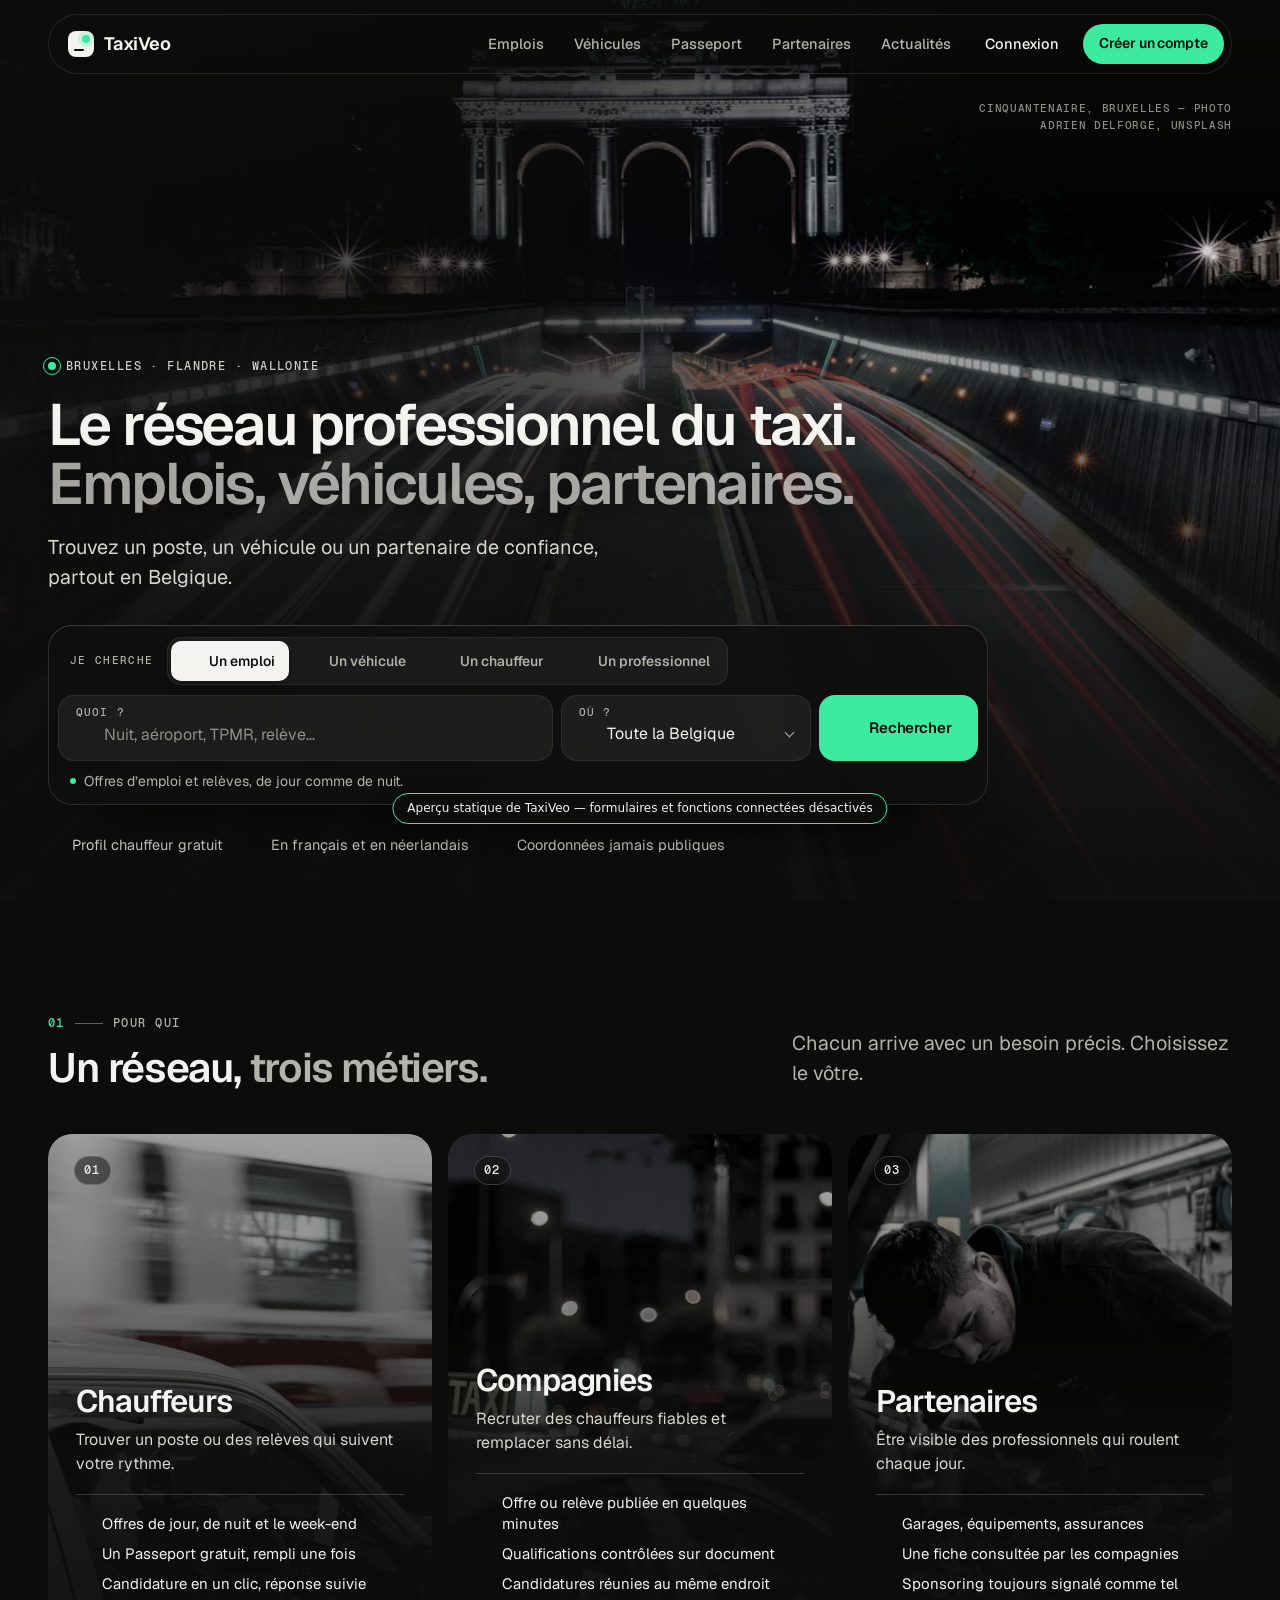
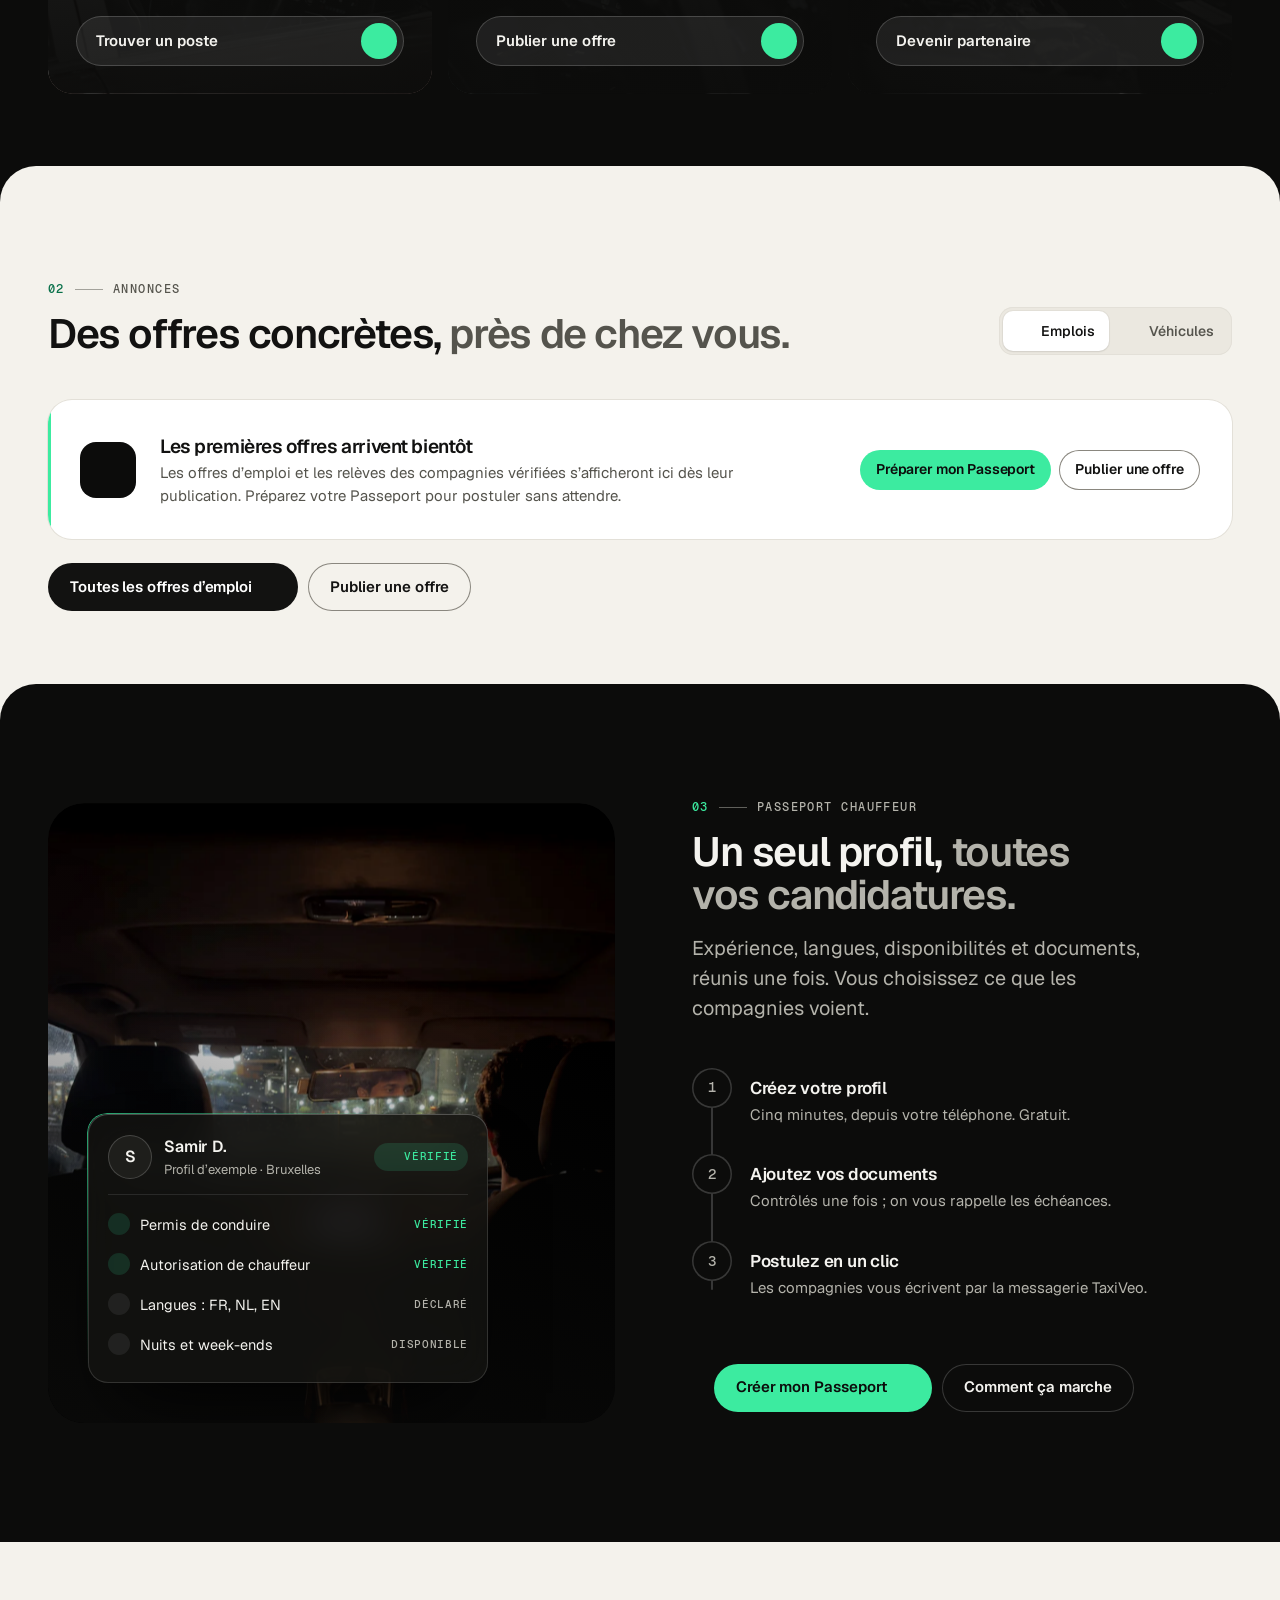
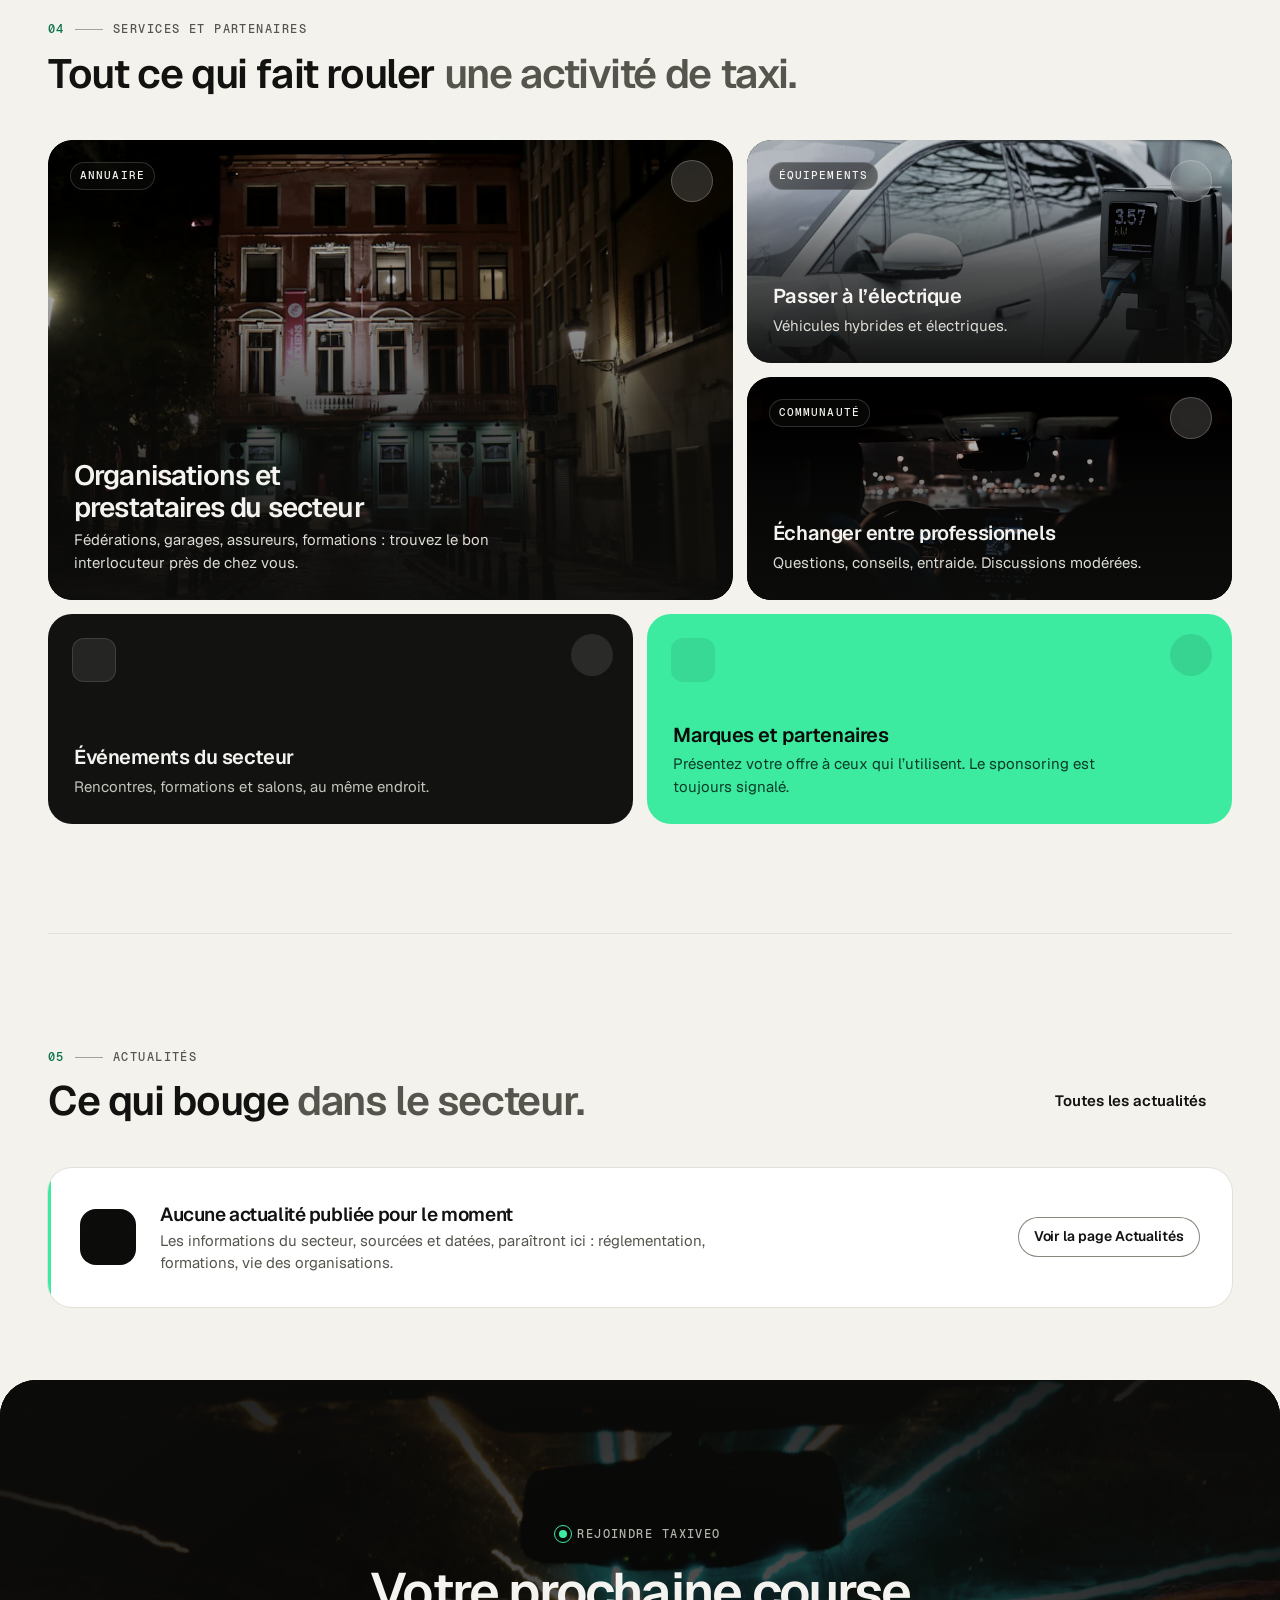
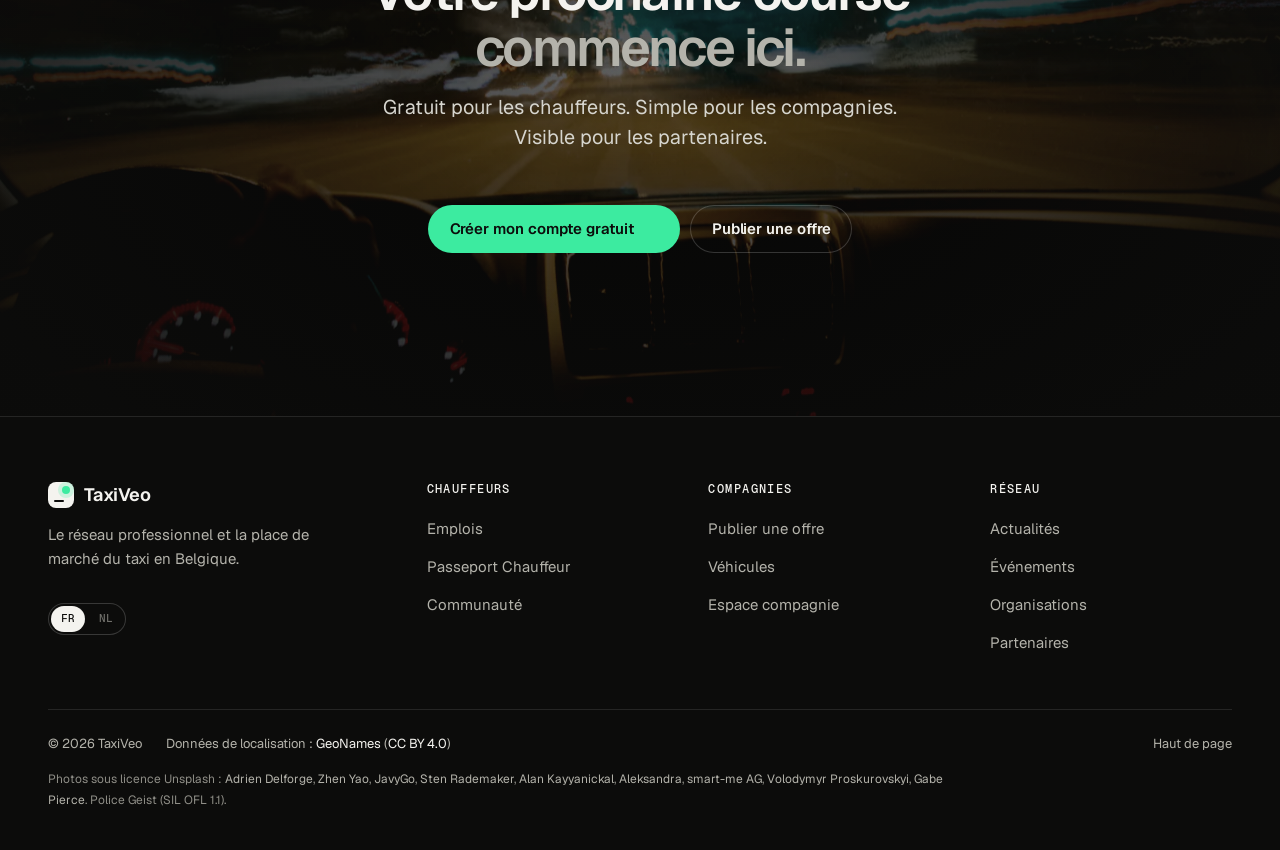
<file: index.html>
<!doctype html>
<html lang="fr-BE">
<head>
<meta name="robots" content="noindex, nofollow">
	<meta charset="UTF-8">
	<meta name="viewport" content="width=device-width, initial-scale=1, viewport-fit=cover">
	<link rel="profile" href="https://gmpg.org/xfn/11">
	<script>document.documentElement.classList.add('tv-js');</script>
	<title>TaxiVeo</title>

<link rel="preload" href="https://heissam-touzani.github.io/taxiveo-preview/wp-content/themes/taxiveo-theme/assets/fonts/geist/Geist-Variable.woff2" as="font" type="font/woff2" crossorigin>
<link rel="preload" href="https://heissam-touzani.github.io/taxiveo-preview/wp-content/themes/taxiveo-theme/assets/img/c/hero-cinquantenaire.webp" as="image" type="image/webp" media="(min-width: 721px)" fetchpriority="high">
<link rel="preload" href="https://heissam-touzani.github.io/taxiveo-preview/wp-content/themes/taxiveo-theme/assets/img/c/hero-cinquantenaire-m.webp" as="image" type="image/webp" media="(max-width: 720px)" fetchpriority="high">
<link rel="alternate" type="application/rss+xml" title="TaxiVeo &raquo; Flux" href="#" />
<link rel="alternate" type="application/rss+xml" title="TaxiVeo &raquo; Flux des commentaires" href="#" />
<meta name="theme-color" content="#0C0C0B">
<link rel="icon" type="image/svg+xml" href="https://heissam-touzani.github.io/taxiveo-preview/wp-content/themes/taxiveo-theme/assets/img/favicon.svg">
<style id="wp-img-auto-sizes-contain-inline-css">
img:is([sizes=auto i],[sizes^="auto," i]){contain-intrinsic-size:3000px 1500px}
/*# sourceURL=wp-img-auto-sizes-contain-inline-css */
</style>
<link rel='stylesheet' id='taxiveo-tokens-css' href='https://heissam-touzani.github.io/taxiveo-preview/wp-content/themes/taxiveo-theme/assets/css/tokens.css?ver=0.5.0.1793527735' media='all' />
<style id="global-styles-inline-css">
:root{--wp--preset--aspect-ratio--square: 1;--wp--preset--aspect-ratio--4-3: 4/3;--wp--preset--aspect-ratio--3-4: 3/4;--wp--preset--aspect-ratio--3-2: 3/2;--wp--preset--aspect-ratio--2-3: 2/3;--wp--preset--aspect-ratio--16-9: 16/9;--wp--preset--aspect-ratio--9-16: 9/16;--wp--preset--color--black: #000000;--wp--preset--color--cyan-bluish-gray: #abb8c3;--wp--preset--color--white: #ffffff;--wp--preset--color--pale-pink: #f78da7;--wp--preset--color--vivid-red: #cf2e2e;--wp--preset--color--luminous-vivid-orange: #ff6900;--wp--preset--color--luminous-vivid-amber: #fcb900;--wp--preset--color--light-green-cyan: #7bdcb5;--wp--preset--color--vivid-green-cyan: #00d084;--wp--preset--color--pale-cyan-blue: #8ed1fc;--wp--preset--color--vivid-cyan-blue: #0693e3;--wp--preset--color--vivid-purple: #9b51e0;--wp--preset--gradient--vivid-cyan-blue-to-vivid-purple: linear-gradient(135deg,rgb(6,147,227) 0%,rgb(155,81,224) 100%);--wp--preset--gradient--light-green-cyan-to-vivid-green-cyan: linear-gradient(135deg,rgb(122,220,180) 0%,rgb(0,208,130) 100%);--wp--preset--gradient--luminous-vivid-amber-to-luminous-vivid-orange: linear-gradient(135deg,rgb(252,185,0) 0%,rgb(255,105,0) 100%);--wp--preset--gradient--luminous-vivid-orange-to-vivid-red: linear-gradient(135deg,rgb(255,105,0) 0%,rgb(207,46,46) 100%);--wp--preset--gradient--very-light-gray-to-cyan-bluish-gray: linear-gradient(135deg,rgb(238,238,238) 0%,rgb(169,184,195) 100%);--wp--preset--gradient--cool-to-warm-spectrum: linear-gradient(135deg,rgb(74,234,220) 0%,rgb(151,120,209) 20%,rgb(207,42,186) 40%,rgb(238,44,130) 60%,rgb(251,105,98) 80%,rgb(254,248,76) 100%);--wp--preset--gradient--blush-light-purple: linear-gradient(135deg,rgb(255,206,236) 0%,rgb(152,150,240) 100%);--wp--preset--gradient--blush-bordeaux: linear-gradient(135deg,rgb(254,205,165) 0%,rgb(254,45,45) 50%,rgb(107,0,62) 100%);--wp--preset--gradient--luminous-dusk: linear-gradient(135deg,rgb(255,203,112) 0%,rgb(199,81,192) 50%,rgb(65,88,208) 100%);--wp--preset--gradient--pale-ocean: linear-gradient(135deg,rgb(255,245,203) 0%,rgb(182,227,212) 50%,rgb(51,167,181) 100%);--wp--preset--gradient--electric-grass: linear-gradient(135deg,rgb(202,248,128) 0%,rgb(113,206,126) 100%);--wp--preset--gradient--midnight: linear-gradient(135deg,rgb(2,3,129) 0%,rgb(40,116,252) 100%);--wp--preset--font-size--small: 13px;--wp--preset--font-size--medium: 20px;--wp--preset--font-size--large: 36px;--wp--preset--font-size--x-large: 42px;--wp--preset--spacing--20: 0.44rem;--wp--preset--spacing--30: 0.67rem;--wp--preset--spacing--40: 1rem;--wp--preset--spacing--50: 1.5rem;--wp--preset--spacing--60: 2.25rem;--wp--preset--spacing--70: 3.38rem;--wp--preset--spacing--80: 5.06rem;--wp--preset--shadow--natural: 6px 6px 9px rgba(0, 0, 0, 0.2);--wp--preset--shadow--deep: 12px 12px 50px rgba(0, 0, 0, 0.4);--wp--preset--shadow--sharp: 6px 6px 0px rgba(0, 0, 0, 0.2);--wp--preset--shadow--outlined: 6px 6px 0px -3px rgb(255, 255, 255), 6px 6px rgb(0, 0, 0);--wp--preset--shadow--crisp: 6px 6px 0px rgb(0, 0, 0);}.wp-block-button{--wp--preset--dimension--25: 25%;--wp--preset--dimension--50: 50%;--wp--preset--dimension--75: 75%;--wp--preset--dimension--100: 100%;}:root { --wp--style--global--content-size: 800px;--wp--style--global--wide-size: 1200px; }:where(body) { margin: 0; }.wp-site-blocks > .alignleft { float: left; margin-right: 2em; }.wp-site-blocks > .alignright { float: right; margin-left: 2em; }.wp-site-blocks > .aligncenter { justify-content: center; margin-left: auto; margin-right: auto; }:where(.wp-site-blocks) > * { margin-block-start: 24px; margin-block-end: 0; }:where(.wp-site-blocks) > :first-child { margin-block-start: 0; }:where(.wp-site-blocks) > :last-child { margin-block-end: 0; }:root { --wp--style--block-gap: 24px; }:root :where(.is-layout-flow) > :first-child{margin-block-start: 0;}:root :where(.is-layout-flow) > :last-child{margin-block-end: 0;}:root :where(.is-layout-flow) > *{margin-block-start: 24px;margin-block-end: 0;}:root :where(.is-layout-constrained) > :first-child{margin-block-start: 0;}:root :where(.is-layout-constrained) > :last-child{margin-block-end: 0;}:root :where(.is-layout-constrained) > *{margin-block-start: 24px;margin-block-end: 0;}:root :where(.is-layout-flex){gap: 24px;}:root :where(.is-layout-grid){gap: 24px;}.is-layout-flow > .alignleft{float: left;margin-inline-start: 0;margin-inline-end: 2em;}.is-layout-flow > .alignright{float: right;margin-inline-start: 2em;margin-inline-end: 0;}.is-layout-flow > .aligncenter{margin-left: auto !important;margin-right: auto !important;}.is-layout-constrained > .alignleft{float: left;margin-inline-start: 0;margin-inline-end: 2em;}.is-layout-constrained > .alignright{float: right;margin-inline-start: 2em;margin-inline-end: 0;}.is-layout-constrained > .aligncenter{margin-left: auto !important;margin-right: auto !important;}.is-layout-constrained > :where(:not(.alignleft):not(.alignright):not(.alignfull)){max-width: var(--wp--style--global--content-size);margin-left: auto !important;margin-right: auto !important;}.is-layout-constrained > .alignwide{max-width: var(--wp--style--global--wide-size);}body .is-layout-flex{display: flex;}.is-layout-flex{flex-wrap: wrap;align-items: center;}.is-layout-flex > :is(*, div){margin: 0;}body .is-layout-grid{display: grid;}.is-layout-grid > :is(*, div){margin: 0;}body{padding-top: 0px;padding-right: 0px;padding-bottom: 0px;padding-left: 0px;}:root :where(.wp-element-button, .wp-block-button__link){background-color: #32373c;border-width: 0;color: #fff;font-family: inherit;font-size: inherit;font-style: inherit;font-weight: inherit;letter-spacing: inherit;line-height: inherit;padding-top: calc(0.667em + 2px);padding-right: calc(1.333em + 2px);padding-bottom: calc(0.667em + 2px);padding-left: calc(1.333em + 2px);text-decoration: none;text-transform: inherit;}.has-black-color{color: var(--wp--preset--color--black) !important;}.has-cyan-bluish-gray-color{color: var(--wp--preset--color--cyan-bluish-gray) !important;}.has-white-color{color: var(--wp--preset--color--white) !important;}.has-pale-pink-color{color: var(--wp--preset--color--pale-pink) !important;}.has-vivid-red-color{color: var(--wp--preset--color--vivid-red) !important;}.has-luminous-vivid-orange-color{color: var(--wp--preset--color--luminous-vivid-orange) !important;}.has-luminous-vivid-amber-color{color: var(--wp--preset--color--luminous-vivid-amber) !important;}.has-light-green-cyan-color{color: var(--wp--preset--color--light-green-cyan) !important;}.has-vivid-green-cyan-color{color: var(--wp--preset--color--vivid-green-cyan) !important;}.has-pale-cyan-blue-color{color: var(--wp--preset--color--pale-cyan-blue) !important;}.has-vivid-cyan-blue-color{color: var(--wp--preset--color--vivid-cyan-blue) !important;}.has-vivid-purple-color{color: var(--wp--preset--color--vivid-purple) !important;}.has-black-background-color{background-color: var(--wp--preset--color--black) !important;}.has-cyan-bluish-gray-background-color{background-color: var(--wp--preset--color--cyan-bluish-gray) !important;}.has-white-background-color{background-color: var(--wp--preset--color--white) !important;}.has-pale-pink-background-color{background-color: var(--wp--preset--color--pale-pink) !important;}.has-vivid-red-background-color{background-color: var(--wp--preset--color--vivid-red) !important;}.has-luminous-vivid-orange-background-color{background-color: var(--wp--preset--color--luminous-vivid-orange) !important;}.has-luminous-vivid-amber-background-color{background-color: var(--wp--preset--color--luminous-vivid-amber) !important;}.has-light-green-cyan-background-color{background-color: var(--wp--preset--color--light-green-cyan) !important;}.has-vivid-green-cyan-background-color{background-color: var(--wp--preset--color--vivid-green-cyan) !important;}.has-pale-cyan-blue-background-color{background-color: var(--wp--preset--color--pale-cyan-blue) !important;}.has-vivid-cyan-blue-background-color{background-color: var(--wp--preset--color--vivid-cyan-blue) !important;}.has-vivid-purple-background-color{background-color: var(--wp--preset--color--vivid-purple) !important;}.has-black-border-color{border-color: var(--wp--preset--color--black) !important;}.has-cyan-bluish-gray-border-color{border-color: var(--wp--preset--color--cyan-bluish-gray) !important;}.has-white-border-color{border-color: var(--wp--preset--color--white) !important;}.has-pale-pink-border-color{border-color: var(--wp--preset--color--pale-pink) !important;}.has-vivid-red-border-color{border-color: var(--wp--preset--color--vivid-red) !important;}.has-luminous-vivid-orange-border-color{border-color: var(--wp--preset--color--luminous-vivid-orange) !important;}.has-luminous-vivid-amber-border-color{border-color: var(--wp--preset--color--luminous-vivid-amber) !important;}.has-light-green-cyan-border-color{border-color: var(--wp--preset--color--light-green-cyan) !important;}.has-vivid-green-cyan-border-color{border-color: var(--wp--preset--color--vivid-green-cyan) !important;}.has-pale-cyan-blue-border-color{border-color: var(--wp--preset--color--pale-cyan-blue) !important;}.has-vivid-cyan-blue-border-color{border-color: var(--wp--preset--color--vivid-cyan-blue) !important;}.has-vivid-purple-border-color{border-color: var(--wp--preset--color--vivid-purple) !important;}.has-vivid-cyan-blue-to-vivid-purple-gradient-background{background: var(--wp--preset--gradient--vivid-cyan-blue-to-vivid-purple) !important;}.has-light-green-cyan-to-vivid-green-cyan-gradient-background{background: var(--wp--preset--gradient--light-green-cyan-to-vivid-green-cyan) !important;}.has-luminous-vivid-amber-to-luminous-vivid-orange-gradient-background{background: var(--wp--preset--gradient--luminous-vivid-amber-to-luminous-vivid-orange) !important;}.has-luminous-vivid-orange-to-vivid-red-gradient-background{background: var(--wp--preset--gradient--luminous-vivid-orange-to-vivid-red) !important;}.has-very-light-gray-to-cyan-bluish-gray-gradient-background{background: var(--wp--preset--gradient--very-light-gray-to-cyan-bluish-gray) !important;}.has-cool-to-warm-spectrum-gradient-background{background: var(--wp--preset--gradient--cool-to-warm-spectrum) !important;}.has-blush-light-purple-gradient-background{background: var(--wp--preset--gradient--blush-light-purple) !important;}.has-blush-bordeaux-gradient-background{background: var(--wp--preset--gradient--blush-bordeaux) !important;}.has-luminous-dusk-gradient-background{background: var(--wp--preset--gradient--luminous-dusk) !important;}.has-pale-ocean-gradient-background{background: var(--wp--preset--gradient--pale-ocean) !important;}.has-electric-grass-gradient-background{background: var(--wp--preset--gradient--electric-grass) !important;}.has-midnight-gradient-background{background: var(--wp--preset--gradient--midnight) !important;}.has-small-font-size{font-size: var(--wp--preset--font-size--small) !important;}.has-medium-font-size{font-size: var(--wp--preset--font-size--medium) !important;}.has-large-font-size{font-size: var(--wp--preset--font-size--large) !important;}.has-x-large-font-size{font-size: var(--wp--preset--font-size--x-large) !important;}
:root :where(.wp-block-icon svg){width: 24px;}
:root :where(.wp-block-pullquote){font-size: 1.5em;line-height: 1.6;}
/*# sourceURL=global-styles-inline-css */
</style>
<link rel='stylesheet' id='hello-elementor-css' href='https://heissam-touzani.github.io/taxiveo-preview/wp-content/themes/hello-elementor/assets/css/reset.css?ver=3.5.1' media='all' />
<link rel='stylesheet' id='hello-elementor-theme-style-css' href='https://heissam-touzani.github.io/taxiveo-preview/wp-content/themes/hello-elementor/assets/css/theme.css?ver=3.5.1' media='all' />
<link rel='stylesheet' id='elementor-frontend-css' href='https://heissam-touzani.github.io/taxiveo-preview/wp-content/plugins/elementor/assets/css/frontend.min.css?ver=4.3.5' media='all' />
<style id="elementor-frontend-inline-css">
.e-heading-base a, .e-paragraph-base a { all: unset; cursor: pointer; }form[data-element_type="e-form"].form-state-success [data-element_type="e-form-success-message"],form[data-element_type="e-form"].form-state-error [data-element_type="e-form-error-message"]{ display: block; }.elementor-edit-mode [data-element_type="e-form-success-message"]:is(.elementor-element-editable, :has(.elementor-element-editable), :has(> .elementor-empty-view)),.elementor-edit-mode [data-element_type="e-form-error-message"]:is(.elementor-element-editable, :has(.elementor-element-editable), :has(> .elementor-empty-view)){ display: block; }.e-background-video { position: relative; overflow: hidden; }.e-background-video__media { position: absolute; inset: 0; width: 100%; height: 100%; object-fit: cover; pointer-events: none; z-index: 0; }.e-background-video__content { position: relative; z-index: 1; flex: 1 1 auto; }.elementor-edit-mode .e-background-video__content.e-atomic-element:has(> .elementor-empty-view) { display: flex; flex-direction: column; flex: 1 1 auto; min-height: 0; }.elementor-edit-mode .e-background-video__content.e-atomic-element:has(> .elementor-empty-view) > .elementor-empty-view.elementor-empty-view { position: relative; flex: 1 1 auto; min-height: 120px; height: auto; width: 100%; }.elementor-edit-mode .e-background-video__content.e-atomic-element:has(> .elementor-empty-view) > .elementor-empty-view > .elementor-first-add { position: absolute; inset: 0; width: 100%; height: 100%; }.e-background-video__controls { z-index: 2; }.e-background-video__play, .e-background-video__pause { appearance: none; -webkit-appearance: none; }.e-background-video.e-background-video--playing .e-background-video__play { display: none; }.e-background-video.e-background-video--paused .e-background-video__pause { display: none; }.e-background-video:not(.e-background-video--playing):not(.e-background-video--paused) .e-background-video__controls,.e-background-video:not(.e-background-video--playing):not(.e-background-video--paused) .e-background-video__play,.e-background-video:not(.e-background-video--playing):not(.e-background-video--paused) .e-background-video__pause { display: none; }.e-accordion-item-header-base { list-style: none; }.e-accordion-item-header-base::-webkit-details-marker { display: none; }.e-accordion-item-base { interpolate-size: allow-keywords; }.e-accordion-item-base::details-content {block-size: 0; overflow: hidden;transition: block-size .3s ease, content-visibility .3s ease allow-discrete;}.e-accordion-item-base[open]::details-content { block-size: auto; }.e-accordion-item-icon-base.e-accordion-item-icon-base .e-svg-base { width: auto; height: 100%; max-width: 100%; }.e-accordion-item-icon-base.e-accordion-item-icon-base .e-svg-base svg { width: auto !important; }.e-accordion-item-icon-base svg { transition: transform .3s ease; }.e-accordion-item-base[open] > summary .e-accordion-item-icon-base svg { transform: rotate(180deg); }
/*# sourceURL=elementor-frontend-inline-css */
</style>
<link rel='stylesheet' id='elementor-post-5-css' href='https://heissam-touzani.github.io/taxiveo-preview/wp-content/uploads/elementor/css/post-5.css?ver=1793532028' media='all' />
<link rel='stylesheet' id='taxiveo-base-css' href='https://heissam-touzani.github.io/taxiveo-preview/wp-content/themes/taxiveo-theme/assets/css/base.css?ver=0.5.0.1793529095' media='all' />
<link rel='stylesheet' id='taxiveo-chrome-css' href='https://heissam-touzani.github.io/taxiveo-preview/wp-content/themes/taxiveo-theme/assets/css/chrome.css?ver=0.5.0.1793529668' media='all' />
<link rel='stylesheet' id='taxiveo-widgets-css' href='https://heissam-touzani.github.io/taxiveo-preview/wp-content/plugins/taxiveo-core/assets/elementor/widgets.css?ver=1793529496' media='all' />
<link rel='stylesheet' id='taxiveo-components-css' href='https://heissam-touzani.github.io/taxiveo-preview/wp-content/themes/taxiveo-theme/assets/css/components.css?ver=0.5.0.1793529177' media='all' />
<link rel='stylesheet' id='taxiveo-home-css' href='https://heissam-touzani.github.io/taxiveo-preview/wp-content/themes/taxiveo-theme/assets/css/home.css?ver=0.5.0.1793528903' media='all' />
<script data-wp-strategy="defer" defer id="taxiveo-motion-js" src="https://heissam-touzani.github.io/taxiveo-preview/wp-content/themes/taxiveo-theme/assets/js/motion.js?ver=0.5.0.1793532256"></script>
<script data-wp-strategy="defer" defer id="taxiveo-header-js" src="https://heissam-touzani.github.io/taxiveo-preview/wp-content/themes/taxiveo-theme/assets/js/header.js?ver=0.5.0.1793528317"></script>
<link rel="canonical" href="https://heissam-touzani.github.io/taxiveo-preview/" />
<style>
				.e-con.e-parent:nth-of-type(n+4):not(.e-lazyloaded):not(.e-no-lazyload),
				.e-con.e-parent:nth-of-type(n+4):not(.e-lazyloaded):not(.e-no-lazyload) * {
					background-image: none !important;
				}
				@media screen and (max-height: 1024px) {
					.e-con.e-parent:nth-of-type(n+3):not(.e-lazyloaded):not(.e-no-lazyload),
					.e-con.e-parent:nth-of-type(n+3):not(.e-lazyloaded):not(.e-no-lazyload) * {
						background-image: none !important;
					}
				}
				@media screen and (max-height: 640px) {
					.e-con.e-parent:nth-of-type(n+2):not(.e-lazyloaded):not(.e-no-lazyload),
					.e-con.e-parent:nth-of-type(n+2):not(.e-lazyloaded):not(.e-no-lazyload) * {
						background-image: none !important;
					}
				}
			</style>
			</head>
<body class="home wp-singular page-template page-template-templates page-template-home-c page-template-templateshome-c-php page page-id-303 wp-embed-responsive wp-theme-hello-elementor wp-child-theme-taxiveo-theme tv-has-bottombar tv-home-c hello-elementor-default elementor-default elementor-kit-5 elementor-page elementor-page-303">
<a class="tv-skip" href="#tv-contenu">Aller au contenu</a>
<div class="tv-progress" aria-hidden="true"></div>

<header class="tv-nav tv-nav--over" data-tv-nav>
	<nav class="tv-nav__bar" aria-label="Navigation principale">
		<a class="tv-brand" href="https://heissam-touzani.github.io/taxiveo-preview/" aria-label="TaxiVeo, accueil" rel="home"><span class="tv-brand__mark" aria-hidden="true"><span></span></span><span aria-hidden="true">TaxiVeo</span></a>
		<div class="tv-nav__links"><ul id="menu-navigation-principale" class="tv-menu tv-menu--primary"><li id="menu-item-664" class="menu-item menu-item-type-post_type menu-item-object-page menu-item-664"><a href="https://heissam-touzani.github.io/taxiveo-preview/emplois/">Emplois</a></li>
<li id="menu-item-1255" class="menu-item menu-item-type-post_type menu-item-object-page menu-item-1255"><a href="https://heissam-touzani.github.io/taxiveo-preview/vehicules/">Véhicules</a></li>
<li id="menu-item-665" class="menu-item menu-item-type-post_type menu-item-object-page menu-item-665"><a href="https://heissam-touzani.github.io/taxiveo-preview/passeport-chauffeur/">Passeport</a></li>
<li id="menu-item-2475" class="menu-item menu-item-type-post_type menu-item-object-page menu-item-2475"><a href="https://heissam-touzani.github.io/taxiveo-preview/partenaires/">Partenaires</a></li>
<li id="menu-item-1794" class="menu-item menu-item-type-post_type menu-item-object-page menu-item-1794"><a href="https://heissam-touzani.github.io/taxiveo-preview/actualites/">Actualités</a></li>
</ul></div>
					<a class="tv-nav__login" href="https://heissam-touzani.github.io/taxiveo-preview/connexion/">Connexion</a>
			<a class="tv-btn tv-btn--accent tv-btn--sm tv-nav__cta" href="https://heissam-touzani.github.io/taxiveo-preview/inscription/">Créer un compte</a>
				<button class="tv-nav__toggle" type="button" aria-expanded="false" aria-controls="tv-nav-panel" aria-label="Ouvrir le menu" data-open="Ouvrir le menu" data-close="Fermer le menu" data-tv-nav-toggle>
			<span class="tv-nav__burger" aria-hidden="true"><span></span><span></span></span>
		</button>
	</nav>
	<div class="tv-nav__panel" id="tv-nav-panel" data-tv-nav-panel>
		<nav class="tv-nav__panel-menu" aria-label="Menu mobile">
			<ul id="menu-menu-mobile" class="tv-menu tv-menu--mobile"><li id="menu-item-667" class="menu-item menu-item-type-post_type menu-item-object-page menu-item-home current-menu-item page_item page-item-303 current_page_item menu-item-667"><a href="https://heissam-touzani.github.io/taxiveo-preview/" aria-current="page" style="--i:0"><span>Accueil</span><svg class="tv-icon" aria-hidden="true" focusable="false"><use href="https://heissam-touzani.github.io/taxiveo-preview/wp-content/themes/taxiveo-theme/assets/icons/icons.svg?ver=0.5.0.1793527872#i-arrow-c"></use></svg></a></li>
<li id="menu-item-668" class="menu-item menu-item-type-post_type menu-item-object-page menu-item-668"><a href="https://heissam-touzani.github.io/taxiveo-preview/emplois/" style="--i:1"><span>Emplois</span><svg class="tv-icon" aria-hidden="true" focusable="false"><use href="https://heissam-touzani.github.io/taxiveo-preview/wp-content/themes/taxiveo-theme/assets/icons/icons.svg?ver=0.5.0.1793527872#i-arrow-c"></use></svg></a></li>
<li id="menu-item-1256" class="menu-item menu-item-type-post_type menu-item-object-page menu-item-1256"><a href="https://heissam-touzani.github.io/taxiveo-preview/vehicules/" style="--i:2"><span>Véhicules</span><svg class="tv-icon" aria-hidden="true" focusable="false"><use href="https://heissam-touzani.github.io/taxiveo-preview/wp-content/themes/taxiveo-theme/assets/icons/icons.svg?ver=0.5.0.1793527872#i-arrow-c"></use></svg></a></li>
<li id="menu-item-669" class="menu-item menu-item-type-post_type menu-item-object-page menu-item-669"><a href="https://heissam-touzani.github.io/taxiveo-preview/passeport-chauffeur/" style="--i:3"><span>Passeport Chauffeur</span><svg class="tv-icon" aria-hidden="true" focusable="false"><use href="https://heissam-touzani.github.io/taxiveo-preview/wp-content/themes/taxiveo-theme/assets/icons/icons.svg?ver=0.5.0.1793527872#i-arrow-c"></use></svg></a></li>
<li id="menu-item-2477" class="menu-item menu-item-type-post_type menu-item-object-page menu-item-2477"><a href="https://heissam-touzani.github.io/taxiveo-preview/partenaires/" style="--i:4"><span>Partenaires</span><svg class="tv-icon" aria-hidden="true" focusable="false"><use href="https://heissam-touzani.github.io/taxiveo-preview/wp-content/themes/taxiveo-theme/assets/icons/icons.svg?ver=0.5.0.1793527872#i-arrow-c"></use></svg></a></li>
<li id="menu-item-1796" class="menu-item menu-item-type-post_type menu-item-object-page menu-item-1796"><a href="https://heissam-touzani.github.io/taxiveo-preview/actualites/" style="--i:5"><span>Actualités</span><svg class="tv-icon" aria-hidden="true" focusable="false"><use href="https://heissam-touzani.github.io/taxiveo-preview/wp-content/themes/taxiveo-theme/assets/icons/icons.svg?ver=0.5.0.1793527872#i-arrow-c"></use></svg></a></li>
<li id="menu-item-1797" class="menu-item menu-item-type-post_type menu-item-object-page menu-item-1797"><a href="https://heissam-touzani.github.io/taxiveo-preview/evenements/" style="--i:6"><span>Événements</span><svg class="tv-icon" aria-hidden="true" focusable="false"><use href="https://heissam-touzani.github.io/taxiveo-preview/wp-content/themes/taxiveo-theme/assets/icons/icons.svg?ver=0.5.0.1793527872#i-arrow-c"></use></svg></a></li>
<li id="menu-item-1798" class="menu-item menu-item-type-post_type menu-item-object-page menu-item-1798"><a href="https://heissam-touzani.github.io/taxiveo-preview/organisations/" style="--i:7"><span>Organisations</span><svg class="tv-icon" aria-hidden="true" focusable="false"><use href="https://heissam-touzani.github.io/taxiveo-preview/wp-content/themes/taxiveo-theme/assets/icons/icons.svg?ver=0.5.0.1793527872#i-arrow-c"></use></svg></a></li>
<li id="menu-item-1799" class="menu-item menu-item-type-post_type menu-item-object-page menu-item-1799"><a href="https://heissam-touzani.github.io/taxiveo-preview/communaute/" style="--i:8"><span>Communauté</span><svg class="tv-icon" aria-hidden="true" focusable="false"><use href="https://heissam-touzani.github.io/taxiveo-preview/wp-content/themes/taxiveo-theme/assets/icons/icons.svg?ver=0.5.0.1793527872#i-arrow-c"></use></svg></a></li>
<li id="menu-item-670" class="menu-item menu-item-type-post_type menu-item-object-page menu-item-670"><a href="#" style="--i:9"><span>Mon Passeport</span><svg class="tv-icon" aria-hidden="true" focusable="false"><use href="https://heissam-touzani.github.io/taxiveo-preview/wp-content/themes/taxiveo-theme/assets/icons/icons.svg?ver=0.5.0.1793527872#i-arrow-c"></use></svg></a></li>
<li id="menu-item-671" class="menu-item menu-item-type-post_type menu-item-object-page menu-item-671"><a href="#" style="--i:10"><span>Mes candidatures</span><svg class="tv-icon" aria-hidden="true" focusable="false"><use href="https://heissam-touzani.github.io/taxiveo-preview/wp-content/themes/taxiveo-theme/assets/icons/icons.svg?ver=0.5.0.1793527872#i-arrow-c"></use></svg></a></li>
<li id="menu-item-1257" class="menu-item menu-item-type-post_type menu-item-object-page menu-item-1257"><a href="#" style="--i:11"><span>Mes annonces</span><svg class="tv-icon" aria-hidden="true" focusable="false"><use href="https://heissam-touzani.github.io/taxiveo-preview/wp-content/themes/taxiveo-theme/assets/icons/icons.svg?ver=0.5.0.1793527872#i-arrow-c"></use></svg></a></li>
<li id="menu-item-1258" class="menu-item menu-item-type-post_type menu-item-object-page menu-item-1258"><a href="#" style="--i:12"><span>Mes favoris</span><svg class="tv-icon" aria-hidden="true" focusable="false"><use href="https://heissam-touzani.github.io/taxiveo-preview/wp-content/themes/taxiveo-theme/assets/icons/icons.svg?ver=0.5.0.1793527872#i-arrow-c"></use></svg></a></li>
<li id="menu-item-672" class="menu-item menu-item-type-post_type menu-item-object-page menu-item-672"><a href="#" style="--i:13"><span>Espace Compagnie</span><svg class="tv-icon" aria-hidden="true" focusable="false"><use href="https://heissam-touzani.github.io/taxiveo-preview/wp-content/themes/taxiveo-theme/assets/icons/icons.svg?ver=0.5.0.1793527872#i-arrow-c"></use></svg></a></li>
<li id="menu-item-1800" class="menu-item menu-item-type-post_type menu-item-object-page menu-item-1800"><a href="#" style="--i:14"><span>Publier une actualité</span><svg class="tv-icon" aria-hidden="true" focusable="false"><use href="https://heissam-touzani.github.io/taxiveo-preview/wp-content/themes/taxiveo-theme/assets/icons/icons.svg?ver=0.5.0.1793527872#i-arrow-c"></use></svg></a></li>
<li id="menu-item-673" class="menu-item menu-item-type-post_type menu-item-object-page menu-item-673"><a href="#" style="--i:15"><span>Mon compte</span><svg class="tv-icon" aria-hidden="true" focusable="false"><use href="https://heissam-touzani.github.io/taxiveo-preview/wp-content/themes/taxiveo-theme/assets/icons/icons.svg?ver=0.5.0.1793527872#i-arrow-c"></use></svg></a></li>
<li id="menu-item-674" class="menu-item menu-item-type-post_type menu-item-object-page menu-item-674"><a href="https://heissam-touzani.github.io/taxiveo-preview/connexion/" style="--i:16"><span>Connexion</span><svg class="tv-icon" aria-hidden="true" focusable="false"><use href="https://heissam-touzani.github.io/taxiveo-preview/wp-content/themes/taxiveo-theme/assets/icons/icons.svg?ver=0.5.0.1793527872#i-arrow-c"></use></svg></a></li>
<li id="menu-item-675" class="menu-item menu-item-type-post_type menu-item-object-page menu-item-675"><a href="https://heissam-touzani.github.io/taxiveo-preview/inscription/" style="--i:17"><span>Inscription</span><svg class="tv-icon" aria-hidden="true" focusable="false"><use href="https://heissam-touzani.github.io/taxiveo-preview/wp-content/themes/taxiveo-theme/assets/icons/icons.svg?ver=0.5.0.1793527872#i-arrow-c"></use></svg></a></li>
</ul>		</nav>
		<div class="tv-nav__panel-actions">
							<a class="tv-btn tv-btn--on-night" href="https://heissam-touzani.github.io/taxiveo-preview/connexion/">Connexion</a>
				<a class="tv-btn tv-btn--accent" href="https://heissam-touzani.github.io/taxiveo-preview/inscription/">Créer un compte</a>
					</div>
		<div class="tv-nav__panel-lang"><p class="tv-lang" role="group" aria-labelledby="tv-lang-panel"><span class="tv-sr" id="tv-lang-panel">Langue</span><span lang="fr" aria-current="true">FR<span class="tv-sr"> (langue actuelle)</span></span><span aria-hidden="true">/</span><span lang="nl" aria-disabled="true" title="Version néerlandaise bientôt disponible">NL<span class="tv-sr"> (bientôt disponible)</span></span></p></div>
	</div>
</header>

<div id="tv-contenu" class="tv-skip-target" tabindex="-1"></div>
<main class="tv-chome" id="tv-main">

	<!-- 1. Hero -->
	<section class="tv-chero tv-grain" aria-labelledby="tv-hero-title">
		<div class="tv-chero__media" aria-hidden="true">
			<picture>
				<source media="(max-width: 720px)" srcset="https://heissam-touzani.github.io/taxiveo-preview/wp-content/themes/taxiveo-theme/assets/img/c/hero-cinquantenaire-m.webp" type="image/webp">
				<img fetchpriority="high" src="https://heissam-touzani.github.io/taxiveo-preview/wp-content/themes/taxiveo-theme/assets/img/c/hero-cinquantenaire.webp" alt="" width="1920" height="1080" fetchpriority="high" decoding="async">
			</picture>
		</div>
		<div class="tv-chero__shade" aria-hidden="true"></div>
		<p class="tv-chero__credit">Cinquantenaire, Bruxelles — <a href="https://unsplash.com/photos/voitures-sur-la-route-pendant-la-nuit--heeB4Shku0" rel="noopener">Photo Adrien Delforge, Unsplash</a></p>
		<div class="tv-container tv-chero__inner">
			<div class="tv-chero__copy">
				<p class="tv-eyebrow tv-fade" style="--i:0"><span class="tv-pulse" aria-hidden="true"></span>Bruxelles · Flandre · Wallonie</p>
				<h1 id="tv-hero-title">
					<span class="tv-ml" style="--i:0"><span>Le réseau professionnel du taxi.</span></span>
					<span class="tv-ml" style="--i:1"><span class="tv-dim">Emplois, véhicules, partenaires.</span></span>
				</h1>
				<p class="tv-chero__lead tv-fade" style="--i:2">Trouvez un poste, un véhicule ou un partenaire de confiance, partout en Belgique.</p>
			</div>

			<form class="tv-csearch tv-fade" style="--i:3" role="search" method="get" action="https://heissam-touzani.github.io/taxiveo-preview/emplois/" aria-label="Rechercher sur TaxiVeo" data-tv-search>
				<div class="tv-csearch__top">
					<p class="tv-csearch__label" id="tv-search-label">Je cherche</p>
					<div class="tv-seg" role="tablist" aria-labelledby="tv-search-label">
													<button class="tv-seg__tab" type="button" role="tab" id="tv-scope-0" aria-selected="true" aria-controls="tv-search-panel" data-url="https://heissam-touzani.github.io/taxiveo-preview/emplois/" data-ph="Nuit, aéroport, TPMR, relève…" data-hint="Offres d’emploi et relèves, de jour comme de nuit." data-region="id"><svg class="tv-icon" aria-hidden="true" focusable="false"><use href="https://heissam-touzani.github.io/taxiveo-preview/wp-content/themes/taxiveo-theme/assets/icons/icons.svg?ver=0.5.0.1793527872#i-briefcase"></use></svg><span>Un emploi</span></button>
													<button class="tv-seg__tab" type="button" role="tab" id="tv-scope-1" aria-selected="false" tabindex="-1" aria-controls="tv-search-panel" data-url="https://heissam-touzani.github.io/taxiveo-preview/vehicules/" data-ph="Monospace, électrique, 7 places…" data-hint="Véhicules à vendre ou à louer, équipés taxi ou adaptés." data-region="slug"><svg class="tv-icon" aria-hidden="true" focusable="false"><use href="https://heissam-touzani.github.io/taxiveo-preview/wp-content/themes/taxiveo-theme/assets/icons/icons.svg?ver=0.5.0.1793527872#i-car"></use></svg><span>Un véhicule</span></button>
													<button class="tv-seg__tab" type="button" role="tab" id="tv-scope-2" aria-selected="false" tabindex="-1" aria-controls="tv-search-panel" data-url="#" data-ph="Langues, disponibilités, expérience…" data-hint="Réservé aux compagnies inscrites : les profils ne sont jamais publics." data-region="id"><svg class="tv-icon" aria-hidden="true" focusable="false"><use href="https://heissam-touzani.github.io/taxiveo-preview/wp-content/themes/taxiveo-theme/assets/icons/icons.svg?ver=0.5.0.1793527872#i-user"></use></svg><span>Un chauffeur</span></button>
													<button class="tv-seg__tab" type="button" role="tab" id="tv-scope-3" aria-selected="false" tabindex="-1" aria-controls="tv-search-panel" data-url="https://heissam-touzani.github.io/taxiveo-preview/organisations/" data-ph="Fédération, garage, formation…" data-hint="Organisations, prestataires et partenaires du secteur." data-region=""><svg class="tv-icon" aria-hidden="true" focusable="false"><use href="https://heissam-touzani.github.io/taxiveo-preview/wp-content/themes/taxiveo-theme/assets/icons/icons.svg?ver=0.5.0.1793527872#i-building"></use></svg><span>Un professionnel</span></button>
												<span class="tv-seg__ink" aria-hidden="true"></span>
					</div>
				</div>
				<div class="tv-csearch__panel" id="tv-search-panel" role="tabpanel" aria-labelledby="tv-scope-0" data-tv-panel>
					<div class="tv-csearch__row">
						<label class="tv-cfield">
							<span class="tv-cfield__label">Quoi ?</span>
							<span class="tv-cfield__control"><svg class="tv-icon" aria-hidden="true" focusable="false"><use href="https://heissam-touzani.github.io/taxiveo-preview/wp-content/themes/taxiveo-theme/assets/icons/icons.svg?ver=0.5.0.1793527872#i-search"></use></svg><input type="search" name="q" maxlength="80" placeholder="Nuit, aéroport, TPMR, relève…" autocomplete="off" enterkeyhint="search"></span>
						</label>
						<label class="tv-cfield tv-cfield--where" data-tv-where>
							<span class="tv-cfield__label">Où ?</span>
							<span class="tv-cfield__control"><svg class="tv-icon" aria-hidden="true" focusable="false"><use href="https://heissam-touzani.github.io/taxiveo-preview/wp-content/themes/taxiveo-theme/assets/icons/icons.svg?ver=0.5.0.1793527872#i-pin"></use></svg>								<select name="region">
									<option value="">Toute la Belgique</option>
																			<option value="3" data-id="3" data-slug="be-bru">Bruxelles-Capitale</option>
																			<option value="4" data-id="4" data-slug="be-vlg">Flandre</option>
																			<option value="10" data-id="10" data-slug="be-wal">Wallonie</option>
																	</select>
							</span>
						</label>
						<button class="tv-btn tv-btn--accent tv-csearch__go" type="submit"><svg class="tv-icon" aria-hidden="true" focusable="false"><use href="https://heissam-touzani.github.io/taxiveo-preview/wp-content/themes/taxiveo-theme/assets/icons/icons.svg?ver=0.5.0.1793527872#i-search"></use></svg><span>Rechercher</span></button>
					</div>
					<p class="tv-csearch__hint" aria-live="polite" data-tv-search-hint>Offres d’emploi et relèves, de jour comme de nuit.</p>
				</div>
			</form>

			<div class="tv-chero__foot tv-fade" style="--i:4">
				<ul class="tv-cfacts">
					<li><svg class="tv-icon" aria-hidden="true" focusable="false"><use href="https://heissam-touzani.github.io/taxiveo-preview/wp-content/themes/taxiveo-theme/assets/icons/icons.svg?ver=0.5.0.1793527872#i-check"></use></svg>Profil chauffeur gratuit</li>
					<li><svg class="tv-icon" aria-hidden="true" focusable="false"><use href="https://heissam-touzani.github.io/taxiveo-preview/wp-content/themes/taxiveo-theme/assets/icons/icons.svg?ver=0.5.0.1793527872#i-check"></use></svg>En français et en néerlandais</li>
					<li><svg class="tv-icon" aria-hidden="true" focusable="false"><use href="https://heissam-touzani.github.io/taxiveo-preview/wp-content/themes/taxiveo-theme/assets/icons/icons.svg?ver=0.5.0.1793527872#i-check"></use></svg>Coordonnées jamais publiques</li>
				</ul>
			</div>
		</div>
	</section>

	<!-- 2. Pour qui -->
	<section class="tv-csec tv-dark" id="pour-qui" aria-labelledby="tv-uni-title">
		<div class="tv-container">
			<div class="tv-sechead">
				<div class="tv-rv">
					<p class="tv-eyebrow"><b>01</b><span class="tv-eyebrow__line" aria-hidden="true"></span>Pour qui</p>
					<h2 class="tv-h2" id="tv-uni-title">Un réseau, <span class="tv-dim">trois métiers.</span></h2>
				</div>
				<p class="tv-sub tv-rv" style="--i:1">Chacun arrive avec un besoin précis. Choisissez le vôtre.</p>
			</div>
			<div class="tv-cuni tv-rail" data-tv-rail>
									<a class="tv-cuni__card tv-clip tv-glow" style="--i:0" href="https://heissam-touzani.github.io/taxiveo-preview/emplois/">
						<img loading="lazy" src="https://heissam-touzani.github.io/taxiveo-preview/wp-content/themes/taxiveo-theme/assets/img/c/univers-chauffeurs.webp" alt="" width="720" height="900" loading="lazy" decoding="async">
						<span class="tv-cuni__num" aria-hidden="true">01</span>
						<div class="tv-cuni__body">
							<h3 class="tv-cuni__title">Chauffeurs</h3>
							<p class="tv-cuni__need">Trouver un poste ou des relèves qui suivent votre rythme.</p>
							<span class="tv-cuni__needs">
																	<span><svg class="tv-icon" aria-hidden="true" focusable="false"><use href="https://heissam-touzani.github.io/taxiveo-preview/wp-content/themes/taxiveo-theme/assets/icons/icons.svg?ver=0.5.0.1793527872#i-check"></use></svg>Offres de jour, de nuit et le week-end</span>
																	<span><svg class="tv-icon" aria-hidden="true" focusable="false"><use href="https://heissam-touzani.github.io/taxiveo-preview/wp-content/themes/taxiveo-theme/assets/icons/icons.svg?ver=0.5.0.1793527872#i-check"></use></svg>Un Passeport gratuit, rempli une fois</span>
																	<span><svg class="tv-icon" aria-hidden="true" focusable="false"><use href="https://heissam-touzani.github.io/taxiveo-preview/wp-content/themes/taxiveo-theme/assets/icons/icons.svg?ver=0.5.0.1793527872#i-check"></use></svg>Candidature en un clic, réponse suivie</span>
															</span>
							<span class="tv-cuni__cta">Trouver un poste<i><svg class="tv-icon" aria-hidden="true" focusable="false"><use href="https://heissam-touzani.github.io/taxiveo-preview/wp-content/themes/taxiveo-theme/assets/icons/icons.svg?ver=0.5.0.1793527872#i-arrow-c"></use></svg></i></span>
						</div>
					</a>
									<a class="tv-cuni__card tv-clip tv-glow" style="--i:1" href="#">
						<img loading="lazy" src="https://heissam-touzani.github.io/taxiveo-preview/wp-content/themes/taxiveo-theme/assets/img/c/univers-compagnies.webp" alt="" width="720" height="900" loading="lazy" decoding="async">
						<span class="tv-cuni__num" aria-hidden="true">02</span>
						<div class="tv-cuni__body">
							<h3 class="tv-cuni__title">Compagnies</h3>
							<p class="tv-cuni__need">Recruter des chauffeurs fiables et remplacer sans délai.</p>
							<span class="tv-cuni__needs">
																	<span><svg class="tv-icon" aria-hidden="true" focusable="false"><use href="https://heissam-touzani.github.io/taxiveo-preview/wp-content/themes/taxiveo-theme/assets/icons/icons.svg?ver=0.5.0.1793527872#i-check"></use></svg>Offre ou relève publiée en quelques minutes</span>
																	<span><svg class="tv-icon" aria-hidden="true" focusable="false"><use href="https://heissam-touzani.github.io/taxiveo-preview/wp-content/themes/taxiveo-theme/assets/icons/icons.svg?ver=0.5.0.1793527872#i-check"></use></svg>Qualifications contrôlées sur document</span>
																	<span><svg class="tv-icon" aria-hidden="true" focusable="false"><use href="https://heissam-touzani.github.io/taxiveo-preview/wp-content/themes/taxiveo-theme/assets/icons/icons.svg?ver=0.5.0.1793527872#i-check"></use></svg>Candidatures réunies au même endroit</span>
															</span>
							<span class="tv-cuni__cta">Publier une offre<i><svg class="tv-icon" aria-hidden="true" focusable="false"><use href="https://heissam-touzani.github.io/taxiveo-preview/wp-content/themes/taxiveo-theme/assets/icons/icons.svg?ver=0.5.0.1793527872#i-arrow-c"></use></svg></i></span>
						</div>
					</a>
									<a class="tv-cuni__card tv-clip tv-glow" style="--i:2" href="https://heissam-touzani.github.io/taxiveo-preview/inscription/">
						<img loading="lazy" src="https://heissam-touzani.github.io/taxiveo-preview/wp-content/themes/taxiveo-theme/assets/img/c/univers-partenaires.webp" alt="" width="720" height="900" loading="lazy" decoding="async">
						<span class="tv-cuni__num" aria-hidden="true">03</span>
						<div class="tv-cuni__body">
							<h3 class="tv-cuni__title">Partenaires</h3>
							<p class="tv-cuni__need">Être visible des professionnels qui roulent chaque jour.</p>
							<span class="tv-cuni__needs">
																	<span><svg class="tv-icon" aria-hidden="true" focusable="false"><use href="https://heissam-touzani.github.io/taxiveo-preview/wp-content/themes/taxiveo-theme/assets/icons/icons.svg?ver=0.5.0.1793527872#i-check"></use></svg>Garages, équipements, assurances</span>
																	<span><svg class="tv-icon" aria-hidden="true" focusable="false"><use href="https://heissam-touzani.github.io/taxiveo-preview/wp-content/themes/taxiveo-theme/assets/icons/icons.svg?ver=0.5.0.1793527872#i-check"></use></svg>Une fiche consultée par les compagnies</span>
																	<span><svg class="tv-icon" aria-hidden="true" focusable="false"><use href="https://heissam-touzani.github.io/taxiveo-preview/wp-content/themes/taxiveo-theme/assets/icons/icons.svg?ver=0.5.0.1793527872#i-check"></use></svg>Sponsoring toujours signalé comme tel</span>
															</span>
							<span class="tv-cuni__cta">Devenir partenaire<i><svg class="tv-icon" aria-hidden="true" focusable="false"><use href="https://heissam-touzani.github.io/taxiveo-preview/wp-content/themes/taxiveo-theme/assets/icons/icons.svg?ver=0.5.0.1793527872#i-arrow-c"></use></svg></i></span>
						</div>
					</a>
							</div>
		</div>
	</section>

	<!-- 3. Annonces (vraies données) -->
	<section class="tv-csec tv-sheet" aria-labelledby="tv-board-title">
		<div class="tv-container">
			<div class="tv-sechead">
				<div class="tv-rv">
					<p class="tv-eyebrow"><b>02</b><span class="tv-eyebrow__line" aria-hidden="true"></span>Annonces</p>
					<h2 class="tv-h2" id="tv-board-title">Des offres concrètes, <span class="tv-dim">près de chez vous.</span></h2>
				</div>
				<div class="tv-cboard__switch tv-rv" style="--i:1">
					<div class="tv-seg tv-seg--light" role="tablist" aria-label="Type d’annonces" data-tv-switch>
						<button class="tv-seg__tab" type="button" role="tab" id="tv-tab-jobs" aria-selected="true" aria-controls="tv-panel-jobs"><svg class="tv-icon" aria-hidden="true" focusable="false"><use href="https://heissam-touzani.github.io/taxiveo-preview/wp-content/themes/taxiveo-theme/assets/icons/icons.svg?ver=0.5.0.1793527872#i-briefcase"></use></svg><span>Emplois</span></button>
						<button class="tv-seg__tab" type="button" role="tab" id="tv-tab-cars" aria-selected="false" aria-controls="tv-panel-cars" tabindex="-1"><svg class="tv-icon" aria-hidden="true" focusable="false"><use href="https://heissam-touzani.github.io/taxiveo-preview/wp-content/themes/taxiveo-theme/assets/icons/icons.svg?ver=0.5.0.1793527872#i-car"></use></svg><span>Véhicules</span></button>
						<span class="tv-seg__ink" aria-hidden="true"></span>
					</div>
				</div>
			</div>

			<div class="tv-cboard__panel is-shown" id="tv-panel-jobs" role="tabpanel" aria-labelledby="tv-tab-jobs" tabindex="0">
				<div class="tv-cempty tv-rv"><span class="tv-cempty__icon" aria-hidden="true"><svg class="tv-icon" aria-hidden="true" focusable="false"><use href="https://heissam-touzani.github.io/taxiveo-preview/wp-content/themes/taxiveo-theme/assets/icons/icons.svg?ver=0.5.0.1793527872#i-briefcase"></use></svg></span><div class="tv-cempty__body"><p class="tv-cempty__title">Les premières offres arrivent bientôt</p><p class="tv-cempty__text">Les offres d’emploi et les relèves des compagnies vérifiées s’afficheront ici dès leur publication. Préparez votre Passeport pour postuler sans attendre.</p></div><div class="tv-cempty__actions"><a class="tv-btn tv-btn--sm tv-btn--accent" href="#">Préparer mon Passeport</a><a class="tv-btn tv-btn--sm tv-btn--secondary" href="#">Publier une offre</a></div></div>				<div class="tv-cboard__more">
					<a class="tv-btn tv-btn--primary" href="https://heissam-touzani.github.io/taxiveo-preview/emplois/">Toutes les offres d’emploi<svg class="tv-icon" aria-hidden="true" focusable="false"><use href="https://heissam-touzani.github.io/taxiveo-preview/wp-content/themes/taxiveo-theme/assets/icons/icons.svg?ver=0.5.0.1793527872#i-arrow-c"></use></svg></a>
					<a class="tv-btn tv-btn--secondary" href="#">Publier une offre</a>
				</div>
			</div>

			<div class="tv-cboard__panel" id="tv-panel-cars" role="tabpanel" aria-labelledby="tv-tab-cars" tabindex="0" hidden>
				<div class="tv-cempty tv-rv"><span class="tv-cempty__icon" aria-hidden="true"><svg class="tv-icon" aria-hidden="true" focusable="false"><use href="https://heissam-touzani.github.io/taxiveo-preview/wp-content/themes/taxiveo-theme/assets/icons/icons.svg?ver=0.5.0.1793527872#i-car"></use></svg></span><div class="tv-cempty__body"><p class="tv-cempty__title">Aucun véhicule en vente pour le moment</p><p class="tv-cempty__text">Les annonces des professionnels et des particuliers s’afficheront ici dès leur publication. Vous vendez ou louez un véhicule taxi ? Le dépôt est gratuit.</p></div><div class="tv-cempty__actions"><a class="tv-btn tv-btn--sm tv-btn--accent" href="#">Déposer une annonce</a></div></div>				<div class="tv-cboard__more">
					<a class="tv-btn tv-btn--primary" href="https://heissam-touzani.github.io/taxiveo-preview/vehicules/">Tous les véhicules<svg class="tv-icon" aria-hidden="true" focusable="false"><use href="https://heissam-touzani.github.io/taxiveo-preview/wp-content/themes/taxiveo-theme/assets/icons/icons.svg?ver=0.5.0.1793527872#i-arrow-c"></use></svg></a>
					<a class="tv-btn tv-btn--secondary" href="#">Vendre ou louer un véhicule</a>
				</div>
			</div>
		</div>
	</section>

	<!-- 4. Passeport Chauffeur -->
	<section class="tv-csec tv-dark tv-sheet--dark" aria-labelledby="tv-pass-title">
		<div class="tv-container tv-cpass">
	<div class="tv-cpass__visual tv-clip" data-tv-in>
		<img loading="lazy" src="https://heissam-touzani.github.io/taxiveo-preview/wp-content/themes/taxiveo-theme/assets/img/c/passeport-nuit.webp" alt="" width="1400" height="1050" loading="lazy" decoding="async" data-tv-parallax>
		<div class="tv-pcard" role="img" aria-label="Illustration d’un Passeport Chauffeur (profil d’exemple) : permis et autorisation vérifiés, langues déclarées, disponibilités à jour.">
			<div class="tv-pcard__top">
				<span class="tv-pcard__avatar" aria-hidden="true">S</span>
				<div>
					<p class="tv-pcard__name">Samir D.</p>
					<p class="tv-pcard__sub">Profil d’exemple · Bruxelles</p>
				</div>
				<span class="tv-seal"><svg class="tv-icon" aria-hidden="true" focusable="false"><use href="https://heissam-touzani.github.io/taxiveo-preview/wp-content/themes/taxiveo-theme/assets/icons/icons.svg?ver=0.5.0.1793527872#i-shield"></use></svg>Vérifié</span>
			</div>
			<ul class="tv-checks">
									<li style="--i:0"><span class="tv-tick"><svg class="tv-icon" aria-hidden="true" focusable="false"><use href="https://heissam-touzani.github.io/taxiveo-preview/wp-content/themes/taxiveo-theme/assets/icons/icons.svg?ver=0.5.0.1793527872#i-check"></use></svg></span>Permis de conduire<em>Vérifié</em></li>
									<li style="--i:1"><span class="tv-tick"><svg class="tv-icon" aria-hidden="true" focusable="false"><use href="https://heissam-touzani.github.io/taxiveo-preview/wp-content/themes/taxiveo-theme/assets/icons/icons.svg?ver=0.5.0.1793527872#i-check"></use></svg></span>Autorisation de chauffeur<em>Vérifié</em></li>
									<li style="--i:2"><span class="tv-tick tv-tick--soft"><svg class="tv-icon" aria-hidden="true" focusable="false"><use href="https://heissam-touzani.github.io/taxiveo-preview/wp-content/themes/taxiveo-theme/assets/icons/icons.svg?ver=0.5.0.1793527872#i-check"></use></svg></span>Langues : FR, NL, EN<em class="soft">Déclaré</em></li>
									<li style="--i:3"><span class="tv-tick tv-tick--soft"><svg class="tv-icon" aria-hidden="true" focusable="false"><use href="https://heissam-touzani.github.io/taxiveo-preview/wp-content/themes/taxiveo-theme/assets/icons/icons.svg?ver=0.5.0.1793527872#i-clock"></use></svg></span>Nuits et week-ends<em class="soft">Disponible</em></li>
							</ul>
		</div>
	</div>
	<div class="tv-cpass__copy">
		<div class="tv-rv">
			<p class="tv-eyebrow"><b>03</b><span class="tv-eyebrow__line" aria-hidden="true"></span>Passeport Chauffeur</p>
			<h2 class="tv-h2" id="tv-pass-title">Un seul profil, <span class="tv-dim">toutes vos candidatures.</span></h2>
			<p class="tv-sub">Expérience, langues, disponibilités et documents, réunis une fois. Vous choisissez ce que les compagnies voient.</p>
		</div>
		<ol class="tv-route" data-tv-route>
							<li class="tv-rv" style="--i:1"><span class="tv-route__n" aria-hidden="true">1</span><div><b>Créez votre profil</b><span>Cinq minutes, depuis votre téléphone. Gratuit.</span></div></li>
							<li class="tv-rv" style="--i:2"><span class="tv-route__n" aria-hidden="true">2</span><div><b>Ajoutez vos documents</b><span>Contrôlés une fois ; on vous rappelle les échéances.</span></div></li>
							<li class="tv-rv" style="--i:3"><span class="tv-route__n" aria-hidden="true">3</span><div><b>Postulez en un clic</b><span>Les compagnies vous écrivent par la messagerie TaxiVeo.</span></div></li>
					</ol>
					<div class="tv-actions tv-rv" style="--i:4">
															<a class="tv-btn tv-btn--accent" href="https://heissam-touzani.github.io/taxiveo-preview/inscription/">Créer mon Passeport<svg class="tv-icon" aria-hidden="true" focusable="false"><use href="https://heissam-touzani.github.io/taxiveo-preview/wp-content/themes/taxiveo-theme/assets/icons/icons.svg?ver=0.5.0.1793527872#i-arrow-c"></use></svg></a>
																				<a class="tv-btn tv-btn--on-night" href="https://heissam-touzani.github.io/taxiveo-preview/passeport-chauffeur/">Comment ça marche</a>
												</div>
			</div>
</div>
	</section>

	<!-- 5. Services et partenaires, 6. Actualités -->
	<section class="tv-csec tv-sheet" aria-labelledby="tv-svc-title">
		<div class="tv-container">
			<div class="tv-sechead">
				<div class="tv-rv">
					<p class="tv-eyebrow"><b>04</b><span class="tv-eyebrow__line" aria-hidden="true"></span>Services et partenaires</p>
					<h2 class="tv-h2" id="tv-svc-title">Tout ce qui fait rouler <span class="tv-dim">une activité de taxi.</span></h2>
				</div>
			</div>
			<div class="tv-bento">
				<a class="tv-tile tv-tile--photo tv-tile--a tv-clip" href="https://heissam-touzani.github.io/taxiveo-preview/organisations/">
					<img loading="lazy" src="https://heissam-touzani.github.io/taxiveo-preview/wp-content/themes/taxiveo-theme/assets/img/c/actu-bruxelles.webp" alt="" width="800" height="560" loading="lazy" decoding="async">
					<span class="tv-tile__kicker">Annuaire</span>
					<span class="tv-tile__go" aria-hidden="true"><svg class="tv-icon" aria-hidden="true" focusable="false"><use href="https://heissam-touzani.github.io/taxiveo-preview/wp-content/themes/taxiveo-theme/assets/icons/icons.svg?ver=0.5.0.1793527872#i-arrow-ur"></use></svg></span>
					<h3>Organisations et prestataires du secteur</h3>
					<p>Fédérations, garages, assureurs, formations : trouvez le bon interlocuteur près de chez vous.</p>
				</a>
				<a class="tv-tile tv-tile--photo tv-tile--b tv-clip" style="--i:1" href="#">
					<img loading="lazy" src="https://heissam-touzani.github.io/taxiveo-preview/wp-content/themes/taxiveo-theme/assets/img/c/recharge-720.webp" alt="" width="720" height="360" loading="lazy" decoding="async">
					<span class="tv-tile__kicker">Équipements</span>
					<span class="tv-tile__go" aria-hidden="true"><svg class="tv-icon" aria-hidden="true" focusable="false"><use href="https://heissam-touzani.github.io/taxiveo-preview/wp-content/themes/taxiveo-theme/assets/icons/icons.svg?ver=0.5.0.1793527872#i-arrow-ur"></use></svg></span>
					<h3>Passer à l’électrique</h3>
					<p>Véhicules hybrides et électriques.</p>
				</a>
				<a class="tv-tile tv-tile--photo tv-tile--c tv-clip" style="--i:2" href="https://heissam-touzani.github.io/taxiveo-preview/communaute/">
					<img loading="lazy" src="https://heissam-touzani.github.io/taxiveo-preview/wp-content/themes/taxiveo-theme/assets/img/c/chauffeur-nuit-720.webp" alt="" width="720" height="405" loading="lazy" decoding="async">
					<span class="tv-tile__kicker">Communauté</span>
					<span class="tv-tile__go" aria-hidden="true"><svg class="tv-icon" aria-hidden="true" focusable="false"><use href="https://heissam-touzani.github.io/taxiveo-preview/wp-content/themes/taxiveo-theme/assets/icons/icons.svg?ver=0.5.0.1793527872#i-arrow-ur"></use></svg></span>
					<h3>Échanger entre professionnels</h3>
					<p>Questions, conseils, entraide. Discussions modérées.</p>
				</a>
				<a class="tv-tile tv-tile--ink tv-tile--d tv-rv" href="https://heissam-touzani.github.io/taxiveo-preview/evenements/">
					<span class="tv-tile__ico" aria-hidden="true"><svg class="tv-icon" aria-hidden="true" focusable="false"><use href="https://heissam-touzani.github.io/taxiveo-preview/wp-content/themes/taxiveo-theme/assets/icons/icons.svg?ver=0.5.0.1793527872#i-calendar"></use></svg></span>
					<span class="tv-tile__go" aria-hidden="true"><svg class="tv-icon" aria-hidden="true" focusable="false"><use href="https://heissam-touzani.github.io/taxiveo-preview/wp-content/themes/taxiveo-theme/assets/icons/icons.svg?ver=0.5.0.1793527872#i-arrow-ur"></use></svg></span>
					<h3>Événements du secteur</h3>
					<p>Rencontres, formations et salons, au même endroit.</p>
				</a>
				<a class="tv-tile tv-tile--signal tv-tile--e tv-rv" style="--i:1" href="https://heissam-touzani.github.io/taxiveo-preview/inscription/">
					<span class="tv-tile__ico" aria-hidden="true"><svg class="tv-icon" aria-hidden="true" focusable="false"><use href="https://heissam-touzani.github.io/taxiveo-preview/wp-content/themes/taxiveo-theme/assets/icons/icons.svg?ver=0.5.0.1793527872#i-megaphone"></use></svg></span>
					<span class="tv-tile__go" aria-hidden="true"><svg class="tv-icon" aria-hidden="true" focusable="false"><use href="https://heissam-touzani.github.io/taxiveo-preview/wp-content/themes/taxiveo-theme/assets/icons/icons.svg?ver=0.5.0.1793527872#i-arrow-ur"></use></svg></span>
					<h3>Marques et partenaires</h3>
					<p>Présentez votre offre à ceux qui l’utilisent. Le sponsoring est toujours signalé.</p>
				</a>
			</div>

			<div class="tv-cnews-block" role="region" aria-labelledby="tv-news-title">
				<div class="tv-sechead">
					<div class="tv-rv">
						<p class="tv-eyebrow"><b>05</b><span class="tv-eyebrow__line" aria-hidden="true"></span>Actualités</p>
						<h2 class="tv-h2" id="tv-news-title">Ce qui bouge <span class="tv-dim">dans le secteur.</span></h2>
					</div>
					<a class="tv-link tv-rv" style="--i:1" href="https://heissam-touzani.github.io/taxiveo-preview/actualites/">Toutes les actualités<svg class="tv-icon" aria-hidden="true" focusable="false"><use href="https://heissam-touzani.github.io/taxiveo-preview/wp-content/themes/taxiveo-theme/assets/icons/icons.svg?ver=0.5.0.1793527872#i-arrow-c"></use></svg></a>
				</div>
				<div class="tv-cempty tv-rv"><span class="tv-cempty__icon" aria-hidden="true"><svg class="tv-icon" aria-hidden="true" focusable="false"><use href="https://heissam-touzani.github.io/taxiveo-preview/wp-content/themes/taxiveo-theme/assets/icons/icons.svg?ver=0.5.0.1793527872#i-news"></use></svg></span><div class="tv-cempty__body"><p class="tv-cempty__title">Aucune actualité publiée pour le moment</p><p class="tv-cempty__text">Les informations du secteur, sourcées et datées, paraîtront ici : réglementation, formations, vie des organisations.</p></div><div class="tv-cempty__actions"><a class="tv-btn tv-btn--sm tv-btn--secondary" href="https://heissam-touzani.github.io/taxiveo-preview/actualites/">Voir la page Actualités</a></div></div>			</div>
		</div>
	</section>

	<!-- 7. Appel final -->
	<section class="tv-cfinal tv-dark tv-sheet--dark" aria-labelledby="tv-final-title">
		<img loading="lazy" src="https://heissam-touzani.github.io/taxiveo-preview/wp-content/themes/taxiveo-theme/assets/img/c/cta-route.webp" alt="" width="1600" height="900" loading="lazy" decoding="async" data-tv-parallax>
		<div class="tv-container tv-rv">
			<p class="tv-eyebrow"><span class="tv-pulse" aria-hidden="true"></span>Rejoindre TaxiVeo</p>
			<h2 class="tv-h2 tv-cfinal__title" id="tv-final-title">Votre prochaine course <span class="tv-dim">commence ici.</span></h2>
			<p class="tv-sub">Gratuit pour les chauffeurs. Simple pour les compagnies. Visible pour les partenaires.</p>
			<div class="tv-actions tv-actions--center">
				<a class="tv-btn tv-btn--accent" href="https://heissam-touzani.github.io/taxiveo-preview/inscription/">Créer mon compte gratuit<svg class="tv-icon" aria-hidden="true" focusable="false"><use href="https://heissam-touzani.github.io/taxiveo-preview/wp-content/themes/taxiveo-theme/assets/icons/icons.svg?ver=0.5.0.1793527872#i-arrow-c"></use></svg></a>
				<a class="tv-btn tv-btn--on-night" href="#">Publier une offre</a>
			</div>
		</div>
	</section>
</main>
<footer class="tv-footer">
	<div class="tv-container">
		<div class="tv-footer__grid">
			<div class="tv-footer__brand">
				<a class="tv-brand" href="https://heissam-touzani.github.io/taxiveo-preview/" rel="home"><span class="tv-brand__mark" aria-hidden="true"><span></span></span>TaxiVeo</a>
				<p>Le réseau professionnel et la place de marché du taxi en Belgique.</p>
				<p class="tv-lang" role="group" aria-labelledby="tv-lang-footer"><span class="tv-sr" id="tv-lang-footer">Langue</span><span lang="fr" aria-current="true">FR<span class="tv-sr"> (langue actuelle)</span></span><span aria-hidden="true">/</span><span lang="nl" aria-disabled="true" title="Version néerlandaise bientôt disponible">NL<span class="tv-sr"> (bientôt disponible)</span></span></p>			</div>
							<nav class="tv-footer__col" aria-labelledby="tv-footer-1-title">
					<h2 class="tv-footer__title" id="tv-footer-1-title">Chauffeurs</h2>
					<ul id="menu-chauffeurs" class="tv-menu tv-menu--footer-1"><li id="menu-item-683" class="menu-item menu-item-type-post_type menu-item-object-page menu-item-683"><a href="https://heissam-touzani.github.io/taxiveo-preview/emplois/">Emplois</a></li>
<li id="menu-item-681" class="menu-item menu-item-type-post_type menu-item-object-page menu-item-681"><a href="https://heissam-touzani.github.io/taxiveo-preview/passeport-chauffeur/">Passeport Chauffeur</a></li>
<li id="menu-item-1804" class="menu-item menu-item-type-post_type menu-item-object-page menu-item-1804"><a href="https://heissam-touzani.github.io/taxiveo-preview/communaute/">Communauté</a></li>
</ul>				</nav>
							<nav class="tv-footer__col" aria-labelledby="tv-footer-2-title">
					<h2 class="tv-footer__title" id="tv-footer-2-title">Compagnies</h2>
					<ul id="menu-compagnies" class="tv-menu tv-menu--footer-2"><li id="menu-item-687" class="menu-item menu-item-type-post_type menu-item-object-page menu-item-687"><a href="#">Publier une offre</a></li>
<li id="menu-item-1259" class="menu-item menu-item-type-post_type menu-item-object-page menu-item-1259"><a href="https://heissam-touzani.github.io/taxiveo-preview/vehicules/">Véhicules</a></li>
<li id="menu-item-685" class="menu-item menu-item-type-post_type menu-item-object-page menu-item-685"><a href="#">Espace compagnie</a></li>
</ul>				</nav>
							<nav class="tv-footer__col" aria-labelledby="tv-footer-3-title">
					<h2 class="tv-footer__title" id="tv-footer-3-title">Réseau</h2>
					<ul id="menu-compte" class="tv-menu tv-menu--footer-3"><li id="menu-item-2478" class="menu-item menu-item-type-post_type menu-item-object-page menu-item-2478"><a href="https://heissam-touzani.github.io/taxiveo-preview/actualites/">Actualités</a></li>
<li id="menu-item-2479" class="menu-item menu-item-type-post_type menu-item-object-page menu-item-2479"><a href="https://heissam-touzani.github.io/taxiveo-preview/evenements/">Événements</a></li>
<li id="menu-item-2480" class="menu-item menu-item-type-post_type menu-item-object-page menu-item-2480"><a href="https://heissam-touzani.github.io/taxiveo-preview/organisations/">Organisations</a></li>
<li id="menu-item-2481" class="menu-item menu-item-type-post_type menu-item-object-page menu-item-2481"><a href="https://heissam-touzani.github.io/taxiveo-preview/partenaires/">Partenaires</a></li>
</ul>				</nav>
					</div>
		<div class="tv-footer__bottom">
			<p class="tv-footer__legal">
				<span>
					© 2026 TaxiVeo				</span>
				<span>
					Données de localisation : <a href="https://www.geonames.org/" rel="noopener">GeoNames</a> (<a href="https://creativecommons.org/licenses/by/4.0/deed.fr" rel="noopener license">CC BY 4.0</a>)				</span>
				<a class="tv-footer__top" href="#tv-contenu">Haut de page</a>
			</p>
			<p class="tv-footer__credits">
				Photos sous licence Unsplash :									<a href="https://unsplash.com/photos/voitures-sur-la-route-pendant-la-nuit--heeB4Shku0" rel="noopener">Adrien Delforge</a>, 									<a href="https://unsplash.com/photos/chauffeur-de-taxi-dans-la-circulation-avec-un-train-flou-qui-passe-lWLnobA0cow" rel="noopener">Zhen Yao</a>, 									<a href="https://unsplash.com/photos/taxi-blanc-et-noir-sur-la-route-pendant-la-nuit-mnItwT1ogBM" rel="noopener">JavyGo</a>, 									<a href="https://unsplash.com/photos/mecanicien-travaillant-sur-un-moteur-de-voiture-UZUzvJEvKnI" rel="noopener">Sten Rademaker</a>, 									<a href="https://unsplash.com/photos/personne-conduisant-une-voiture-sur-une-rue-pluvieuse-Lr_WryjSUyQ" rel="noopener">Alan Kayyanickal</a>, 									<a href="https://unsplash.com/photos/une-voiture-garee-devant-un-immeuble-la-nuit-g4dDsHW4otc" rel="noopener">Aleksandra</a>, 									<a href="https://unsplash.com/fr/photos/voiture-electrique-blanche-en-charge-a-une-station-WZz3bISfJa8" rel="noopener">smart-me AG</a>, 									<a href="https://unsplash.com/fr/photos/homme-conduisant-une-voiture-t6sIyh2swzQ" rel="noopener">Volodymyr Proskurovskyi</a>, 									<a href="https://unsplash.com/photos/personne-conduisant-une-voiture-pendant-la-nuit--UAmLjpbFis" rel="noopener">Gabe Pierce</a>.								Police Geist (SIL OFL 1.1).			</p>
		</div>
	</div>
</footer>

<nav class="tv-tabbar" aria-label="Navigation rapide">
	<ul id="menu-barre-inferieure-mobile" class="tv-menu tv-menu--bottombar"><li id="menu-item-676" class="tv-icon-home menu-item menu-item-type-post_type menu-item-object-page menu-item-home current-menu-item page_item page-item-303 current_page_item menu-item-676"><a href="https://heissam-touzani.github.io/taxiveo-preview/" aria-current="page"><svg class="tv-icon" aria-hidden="true" focusable="false"><use href="https://heissam-touzani.github.io/taxiveo-preview/wp-content/themes/taxiveo-theme/assets/icons/icons.svg?ver=0.5.0.1793527872#i-home"></use></svg><span>Accueil</span></a></li>
<li id="menu-item-677" class="tv-icon-briefcase menu-item menu-item-type-post_type menu-item-object-page menu-item-677"><a href="https://heissam-touzani.github.io/taxiveo-preview/emplois/"><svg class="tv-icon" aria-hidden="true" focusable="false"><use href="https://heissam-touzani.github.io/taxiveo-preview/wp-content/themes/taxiveo-theme/assets/icons/icons.svg?ver=0.5.0.1793527872#i-briefcase"></use></svg><span>Emplois</span></a></li>
<li id="menu-item-2476" class="tv-icon-car menu-item menu-item-type-post_type menu-item-object-page menu-item-2476"><a href="https://heissam-touzani.github.io/taxiveo-preview/vehicules/"><svg class="tv-icon" aria-hidden="true" focusable="false"><use href="https://heissam-touzani.github.io/taxiveo-preview/wp-content/themes/taxiveo-theme/assets/icons/icons.svg?ver=0.5.0.1793527872#i-car"></use></svg><span>Véhicules</span></a></li>
<li id="menu-item-678" class="tv-icon-idcard menu-item menu-item-type-post_type menu-item-object-page menu-item-678"><a href="#"><svg class="tv-icon" aria-hidden="true" focusable="false"><use href="https://heissam-touzani.github.io/taxiveo-preview/wp-content/themes/taxiveo-theme/assets/icons/icons.svg?ver=0.5.0.1793527872#i-idcard"></use></svg><span>Passeport</span></a></li>
<li id="menu-item-680" class="tv-icon-user menu-item menu-item-type-post_type menu-item-object-page menu-item-680"><a href="#"><svg class="tv-icon" aria-hidden="true" focusable="false"><use href="https://heissam-touzani.github.io/taxiveo-preview/wp-content/themes/taxiveo-theme/assets/icons/icons.svg?ver=0.5.0.1793527872#i-user"></use></svg><span>Compte</span></a></li>
</ul></nav>

<script>
				( () => {
					const lazyloadRunObserver = () => {
						const lazyloadBackgrounds = document.querySelectorAll( `.e-con.e-parent:not(.e-lazyloaded)` );
						const lazyloadBackgroundObserver = new IntersectionObserver( ( entries ) => {
							entries.forEach( ( entry ) => {
								if ( entry.isIntersecting ) {
									let lazyloadBackground = entry.target;
									if( lazyloadBackground ) {
										lazyloadBackground.classList.add( 'e-lazyloaded' );
									}
									lazyloadBackgroundObserver.unobserve( entry.target );
								}
							});
						}, { rootMargin: '200px 0px 200px 0px' } );
						lazyloadBackgrounds.forEach( ( lazyloadBackground ) => {
							lazyloadBackgroundObserver.observe( lazyloadBackground );
						} );
					};
					const events = [
						'DOMContentLoaded',
						'elementor/lazyload/observe',
					];
					events.forEach( ( event ) => {
						document.addEventListener( event, lazyloadRunObserver );
					} );
				} )();
			</script>
			
<div id="tv-static-note" style="position:fixed;left:50%;bottom:76px;transform:translateX(-50%);z-index:99999;background:#0D0D0C;color:#F3F3EF;border:1px solid #3CEBA0;border-radius:999px;padding:6px 14px;font:500 12px/1.4 system-ui,sans-serif;box-shadow:0 6px 24px rgba(0,0,0,.35);pointer-events:none">Aperçu statique de TaxiVeo — formulaires et fonctions connectées désactivés</div>
<script>document.addEventListener('submit',function(e){e.preventDefault();alert('Aperçu statique : l\'envoi est désactivé.');},true);</script>
</body>
</html>
</file>
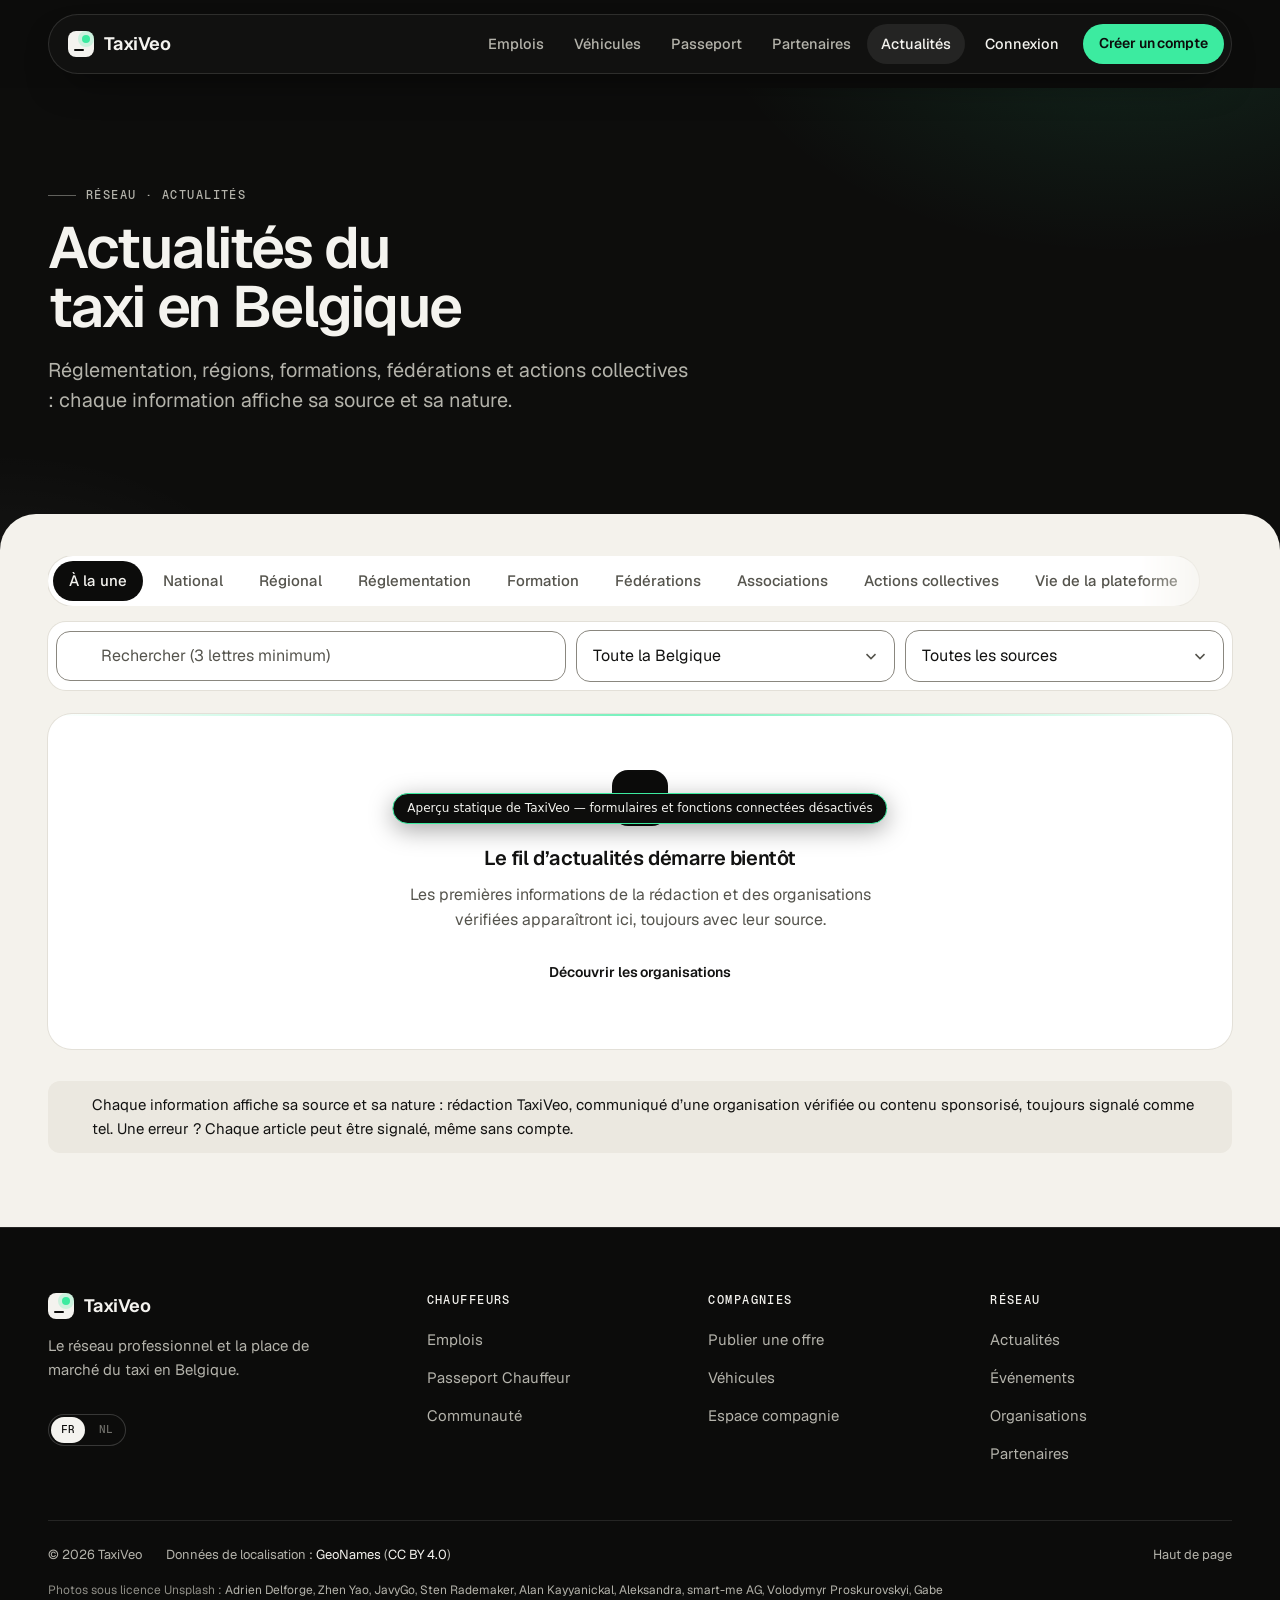
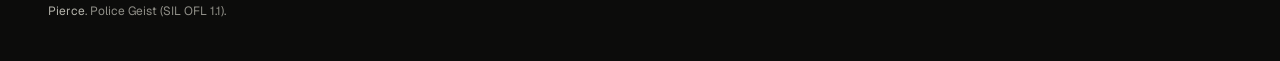
<file: actualites/index.html>
<!doctype html>
<html lang="fr-BE">
<head>
<meta name="robots" content="noindex, nofollow">
	<meta charset="UTF-8">
	<meta name="viewport" content="width=device-width, initial-scale=1, viewport-fit=cover">
	<link rel="profile" href="https://gmpg.org/xfn/11">
	<script>document.documentElement.classList.add('tv-js');</script>
	<title>Actualités &#8211; TaxiVeo</title>

<link rel="preload" href="https://heissam-touzani.github.io/taxiveo-preview/wp-content/themes/taxiveo-theme/assets/fonts/geist/Geist-Variable.woff2" as="font" type="font/woff2" crossorigin>
<link rel="alternate" type="application/rss+xml" title="TaxiVeo &raquo; Flux" href="#" />
<link rel="alternate" type="application/rss+xml" title="TaxiVeo &raquo; Flux des commentaires" href="#" />
<meta name="theme-color" content="#0C0C0B">
<link rel="icon" type="image/svg+xml" href="https://heissam-touzani.github.io/taxiveo-preview/wp-content/themes/taxiveo-theme/assets/img/favicon.svg">
<style id="wp-img-auto-sizes-contain-inline-css">
img:is([sizes=auto i],[sizes^="auto," i]){contain-intrinsic-size:3000px 1500px}
/*# sourceURL=wp-img-auto-sizes-contain-inline-css */
</style>
<link rel='stylesheet' id='taxiveo-tokens-css' href='https://heissam-touzani.github.io/taxiveo-preview/wp-content/themes/taxiveo-theme/assets/css/tokens.css?ver=0.5.0.1793527735' media='all' />
<style id="global-styles-inline-css">
:root{--wp--preset--aspect-ratio--square: 1;--wp--preset--aspect-ratio--4-3: 4/3;--wp--preset--aspect-ratio--3-4: 3/4;--wp--preset--aspect-ratio--3-2: 3/2;--wp--preset--aspect-ratio--2-3: 2/3;--wp--preset--aspect-ratio--16-9: 16/9;--wp--preset--aspect-ratio--9-16: 9/16;--wp--preset--color--black: #000000;--wp--preset--color--cyan-bluish-gray: #abb8c3;--wp--preset--color--white: #ffffff;--wp--preset--color--pale-pink: #f78da7;--wp--preset--color--vivid-red: #cf2e2e;--wp--preset--color--luminous-vivid-orange: #ff6900;--wp--preset--color--luminous-vivid-amber: #fcb900;--wp--preset--color--light-green-cyan: #7bdcb5;--wp--preset--color--vivid-green-cyan: #00d084;--wp--preset--color--pale-cyan-blue: #8ed1fc;--wp--preset--color--vivid-cyan-blue: #0693e3;--wp--preset--color--vivid-purple: #9b51e0;--wp--preset--gradient--vivid-cyan-blue-to-vivid-purple: linear-gradient(135deg,rgb(6,147,227) 0%,rgb(155,81,224) 100%);--wp--preset--gradient--light-green-cyan-to-vivid-green-cyan: linear-gradient(135deg,rgb(122,220,180) 0%,rgb(0,208,130) 100%);--wp--preset--gradient--luminous-vivid-amber-to-luminous-vivid-orange: linear-gradient(135deg,rgb(252,185,0) 0%,rgb(255,105,0) 100%);--wp--preset--gradient--luminous-vivid-orange-to-vivid-red: linear-gradient(135deg,rgb(255,105,0) 0%,rgb(207,46,46) 100%);--wp--preset--gradient--very-light-gray-to-cyan-bluish-gray: linear-gradient(135deg,rgb(238,238,238) 0%,rgb(169,184,195) 100%);--wp--preset--gradient--cool-to-warm-spectrum: linear-gradient(135deg,rgb(74,234,220) 0%,rgb(151,120,209) 20%,rgb(207,42,186) 40%,rgb(238,44,130) 60%,rgb(251,105,98) 80%,rgb(254,248,76) 100%);--wp--preset--gradient--blush-light-purple: linear-gradient(135deg,rgb(255,206,236) 0%,rgb(152,150,240) 100%);--wp--preset--gradient--blush-bordeaux: linear-gradient(135deg,rgb(254,205,165) 0%,rgb(254,45,45) 50%,rgb(107,0,62) 100%);--wp--preset--gradient--luminous-dusk: linear-gradient(135deg,rgb(255,203,112) 0%,rgb(199,81,192) 50%,rgb(65,88,208) 100%);--wp--preset--gradient--pale-ocean: linear-gradient(135deg,rgb(255,245,203) 0%,rgb(182,227,212) 50%,rgb(51,167,181) 100%);--wp--preset--gradient--electric-grass: linear-gradient(135deg,rgb(202,248,128) 0%,rgb(113,206,126) 100%);--wp--preset--gradient--midnight: linear-gradient(135deg,rgb(2,3,129) 0%,rgb(40,116,252) 100%);--wp--preset--font-size--small: 13px;--wp--preset--font-size--medium: 20px;--wp--preset--font-size--large: 36px;--wp--preset--font-size--x-large: 42px;--wp--preset--spacing--20: 0.44rem;--wp--preset--spacing--30: 0.67rem;--wp--preset--spacing--40: 1rem;--wp--preset--spacing--50: 1.5rem;--wp--preset--spacing--60: 2.25rem;--wp--preset--spacing--70: 3.38rem;--wp--preset--spacing--80: 5.06rem;--wp--preset--shadow--natural: 6px 6px 9px rgba(0, 0, 0, 0.2);--wp--preset--shadow--deep: 12px 12px 50px rgba(0, 0, 0, 0.4);--wp--preset--shadow--sharp: 6px 6px 0px rgba(0, 0, 0, 0.2);--wp--preset--shadow--outlined: 6px 6px 0px -3px rgb(255, 255, 255), 6px 6px rgb(0, 0, 0);--wp--preset--shadow--crisp: 6px 6px 0px rgb(0, 0, 0);}.wp-block-button{--wp--preset--dimension--25: 25%;--wp--preset--dimension--50: 50%;--wp--preset--dimension--75: 75%;--wp--preset--dimension--100: 100%;}:root { --wp--style--global--content-size: 800px;--wp--style--global--wide-size: 1200px; }:where(body) { margin: 0; }.wp-site-blocks > .alignleft { float: left; margin-right: 2em; }.wp-site-blocks > .alignright { float: right; margin-left: 2em; }.wp-site-blocks > .aligncenter { justify-content: center; margin-left: auto; margin-right: auto; }:where(.wp-site-blocks) > * { margin-block-start: 24px; margin-block-end: 0; }:where(.wp-site-blocks) > :first-child { margin-block-start: 0; }:where(.wp-site-blocks) > :last-child { margin-block-end: 0; }:root { --wp--style--block-gap: 24px; }:root :where(.is-layout-flow) > :first-child{margin-block-start: 0;}:root :where(.is-layout-flow) > :last-child{margin-block-end: 0;}:root :where(.is-layout-flow) > *{margin-block-start: 24px;margin-block-end: 0;}:root :where(.is-layout-constrained) > :first-child{margin-block-start: 0;}:root :where(.is-layout-constrained) > :last-child{margin-block-end: 0;}:root :where(.is-layout-constrained) > *{margin-block-start: 24px;margin-block-end: 0;}:root :where(.is-layout-flex){gap: 24px;}:root :where(.is-layout-grid){gap: 24px;}.is-layout-flow > .alignleft{float: left;margin-inline-start: 0;margin-inline-end: 2em;}.is-layout-flow > .alignright{float: right;margin-inline-start: 2em;margin-inline-end: 0;}.is-layout-flow > .aligncenter{margin-left: auto !important;margin-right: auto !important;}.is-layout-constrained > .alignleft{float: left;margin-inline-start: 0;margin-inline-end: 2em;}.is-layout-constrained > .alignright{float: right;margin-inline-start: 2em;margin-inline-end: 0;}.is-layout-constrained > .aligncenter{margin-left: auto !important;margin-right: auto !important;}.is-layout-constrained > :where(:not(.alignleft):not(.alignright):not(.alignfull)){max-width: var(--wp--style--global--content-size);margin-left: auto !important;margin-right: auto !important;}.is-layout-constrained > .alignwide{max-width: var(--wp--style--global--wide-size);}body .is-layout-flex{display: flex;}.is-layout-flex{flex-wrap: wrap;align-items: center;}.is-layout-flex > :is(*, div){margin: 0;}body .is-layout-grid{display: grid;}.is-layout-grid > :is(*, div){margin: 0;}body{padding-top: 0px;padding-right: 0px;padding-bottom: 0px;padding-left: 0px;}:root :where(.wp-element-button, .wp-block-button__link){background-color: #32373c;border-width: 0;color: #fff;font-family: inherit;font-size: inherit;font-style: inherit;font-weight: inherit;letter-spacing: inherit;line-height: inherit;padding-top: calc(0.667em + 2px);padding-right: calc(1.333em + 2px);padding-bottom: calc(0.667em + 2px);padding-left: calc(1.333em + 2px);text-decoration: none;text-transform: inherit;}.has-black-color{color: var(--wp--preset--color--black) !important;}.has-cyan-bluish-gray-color{color: var(--wp--preset--color--cyan-bluish-gray) !important;}.has-white-color{color: var(--wp--preset--color--white) !important;}.has-pale-pink-color{color: var(--wp--preset--color--pale-pink) !important;}.has-vivid-red-color{color: var(--wp--preset--color--vivid-red) !important;}.has-luminous-vivid-orange-color{color: var(--wp--preset--color--luminous-vivid-orange) !important;}.has-luminous-vivid-amber-color{color: var(--wp--preset--color--luminous-vivid-amber) !important;}.has-light-green-cyan-color{color: var(--wp--preset--color--light-green-cyan) !important;}.has-vivid-green-cyan-color{color: var(--wp--preset--color--vivid-green-cyan) !important;}.has-pale-cyan-blue-color{color: var(--wp--preset--color--pale-cyan-blue) !important;}.has-vivid-cyan-blue-color{color: var(--wp--preset--color--vivid-cyan-blue) !important;}.has-vivid-purple-color{color: var(--wp--preset--color--vivid-purple) !important;}.has-black-background-color{background-color: var(--wp--preset--color--black) !important;}.has-cyan-bluish-gray-background-color{background-color: var(--wp--preset--color--cyan-bluish-gray) !important;}.has-white-background-color{background-color: var(--wp--preset--color--white) !important;}.has-pale-pink-background-color{background-color: var(--wp--preset--color--pale-pink) !important;}.has-vivid-red-background-color{background-color: var(--wp--preset--color--vivid-red) !important;}.has-luminous-vivid-orange-background-color{background-color: var(--wp--preset--color--luminous-vivid-orange) !important;}.has-luminous-vivid-amber-background-color{background-color: var(--wp--preset--color--luminous-vivid-amber) !important;}.has-light-green-cyan-background-color{background-color: var(--wp--preset--color--light-green-cyan) !important;}.has-vivid-green-cyan-background-color{background-color: var(--wp--preset--color--vivid-green-cyan) !important;}.has-pale-cyan-blue-background-color{background-color: var(--wp--preset--color--pale-cyan-blue) !important;}.has-vivid-cyan-blue-background-color{background-color: var(--wp--preset--color--vivid-cyan-blue) !important;}.has-vivid-purple-background-color{background-color: var(--wp--preset--color--vivid-purple) !important;}.has-black-border-color{border-color: var(--wp--preset--color--black) !important;}.has-cyan-bluish-gray-border-color{border-color: var(--wp--preset--color--cyan-bluish-gray) !important;}.has-white-border-color{border-color: var(--wp--preset--color--white) !important;}.has-pale-pink-border-color{border-color: var(--wp--preset--color--pale-pink) !important;}.has-vivid-red-border-color{border-color: var(--wp--preset--color--vivid-red) !important;}.has-luminous-vivid-orange-border-color{border-color: var(--wp--preset--color--luminous-vivid-orange) !important;}.has-luminous-vivid-amber-border-color{border-color: var(--wp--preset--color--luminous-vivid-amber) !important;}.has-light-green-cyan-border-color{border-color: var(--wp--preset--color--light-green-cyan) !important;}.has-vivid-green-cyan-border-color{border-color: var(--wp--preset--color--vivid-green-cyan) !important;}.has-pale-cyan-blue-border-color{border-color: var(--wp--preset--color--pale-cyan-blue) !important;}.has-vivid-cyan-blue-border-color{border-color: var(--wp--preset--color--vivid-cyan-blue) !important;}.has-vivid-purple-border-color{border-color: var(--wp--preset--color--vivid-purple) !important;}.has-vivid-cyan-blue-to-vivid-purple-gradient-background{background: var(--wp--preset--gradient--vivid-cyan-blue-to-vivid-purple) !important;}.has-light-green-cyan-to-vivid-green-cyan-gradient-background{background: var(--wp--preset--gradient--light-green-cyan-to-vivid-green-cyan) !important;}.has-luminous-vivid-amber-to-luminous-vivid-orange-gradient-background{background: var(--wp--preset--gradient--luminous-vivid-amber-to-luminous-vivid-orange) !important;}.has-luminous-vivid-orange-to-vivid-red-gradient-background{background: var(--wp--preset--gradient--luminous-vivid-orange-to-vivid-red) !important;}.has-very-light-gray-to-cyan-bluish-gray-gradient-background{background: var(--wp--preset--gradient--very-light-gray-to-cyan-bluish-gray) !important;}.has-cool-to-warm-spectrum-gradient-background{background: var(--wp--preset--gradient--cool-to-warm-spectrum) !important;}.has-blush-light-purple-gradient-background{background: var(--wp--preset--gradient--blush-light-purple) !important;}.has-blush-bordeaux-gradient-background{background: var(--wp--preset--gradient--blush-bordeaux) !important;}.has-luminous-dusk-gradient-background{background: var(--wp--preset--gradient--luminous-dusk) !important;}.has-pale-ocean-gradient-background{background: var(--wp--preset--gradient--pale-ocean) !important;}.has-electric-grass-gradient-background{background: var(--wp--preset--gradient--electric-grass) !important;}.has-midnight-gradient-background{background: var(--wp--preset--gradient--midnight) !important;}.has-small-font-size{font-size: var(--wp--preset--font-size--small) !important;}.has-medium-font-size{font-size: var(--wp--preset--font-size--medium) !important;}.has-large-font-size{font-size: var(--wp--preset--font-size--large) !important;}.has-x-large-font-size{font-size: var(--wp--preset--font-size--x-large) !important;}
:root :where(.wp-block-icon svg){width: 24px;}
:root :where(.wp-block-pullquote){font-size: 1.5em;line-height: 1.6;}
/*# sourceURL=global-styles-inline-css */
</style>
<link rel='stylesheet' id='hello-elementor-css' href='https://heissam-touzani.github.io/taxiveo-preview/wp-content/themes/hello-elementor/assets/css/reset.css?ver=3.5.1' media='all' />
<link rel='stylesheet' id='hello-elementor-theme-style-css' href='https://heissam-touzani.github.io/taxiveo-preview/wp-content/themes/hello-elementor/assets/css/theme.css?ver=3.5.1' media='all' />
<link rel='stylesheet' id='elementor-frontend-css' href='https://heissam-touzani.github.io/taxiveo-preview/wp-content/plugins/elementor/assets/css/frontend.min.css?ver=4.3.5' media='all' />
<style id="elementor-frontend-inline-css">
.e-heading-base a, .e-paragraph-base a { all: unset; cursor: pointer; }form[data-element_type="e-form"].form-state-success [data-element_type="e-form-success-message"],form[data-element_type="e-form"].form-state-error [data-element_type="e-form-error-message"]{ display: block; }.elementor-edit-mode [data-element_type="e-form-success-message"]:is(.elementor-element-editable, :has(.elementor-element-editable), :has(> .elementor-empty-view)),.elementor-edit-mode [data-element_type="e-form-error-message"]:is(.elementor-element-editable, :has(.elementor-element-editable), :has(> .elementor-empty-view)){ display: block; }.e-background-video { position: relative; overflow: hidden; }.e-background-video__media { position: absolute; inset: 0; width: 100%; height: 100%; object-fit: cover; pointer-events: none; z-index: 0; }.e-background-video__content { position: relative; z-index: 1; flex: 1 1 auto; }.elementor-edit-mode .e-background-video__content.e-atomic-element:has(> .elementor-empty-view) { display: flex; flex-direction: column; flex: 1 1 auto; min-height: 0; }.elementor-edit-mode .e-background-video__content.e-atomic-element:has(> .elementor-empty-view) > .elementor-empty-view.elementor-empty-view { position: relative; flex: 1 1 auto; min-height: 120px; height: auto; width: 100%; }.elementor-edit-mode .e-background-video__content.e-atomic-element:has(> .elementor-empty-view) > .elementor-empty-view > .elementor-first-add { position: absolute; inset: 0; width: 100%; height: 100%; }.e-background-video__controls { z-index: 2; }.e-background-video__play, .e-background-video__pause { appearance: none; -webkit-appearance: none; }.e-background-video.e-background-video--playing .e-background-video__play { display: none; }.e-background-video.e-background-video--paused .e-background-video__pause { display: none; }.e-background-video:not(.e-background-video--playing):not(.e-background-video--paused) .e-background-video__controls,.e-background-video:not(.e-background-video--playing):not(.e-background-video--paused) .e-background-video__play,.e-background-video:not(.e-background-video--playing):not(.e-background-video--paused) .e-background-video__pause { display: none; }.e-accordion-item-header-base { list-style: none; }.e-accordion-item-header-base::-webkit-details-marker { display: none; }.e-accordion-item-base { interpolate-size: allow-keywords; }.e-accordion-item-base::details-content {block-size: 0; overflow: hidden;transition: block-size .3s ease, content-visibility .3s ease allow-discrete;}.e-accordion-item-base[open]::details-content { block-size: auto; }.e-accordion-item-icon-base.e-accordion-item-icon-base .e-svg-base { width: auto; height: 100%; max-width: 100%; }.e-accordion-item-icon-base.e-accordion-item-icon-base .e-svg-base svg { width: auto !important; }.e-accordion-item-icon-base svg { transition: transform .3s ease; }.e-accordion-item-base[open] > summary .e-accordion-item-icon-base svg { transform: rotate(180deg); }
/*# sourceURL=elementor-frontend-inline-css */
</style>
<link rel='stylesheet' id='elementor-post-5-css' href='https://heissam-touzani.github.io/taxiveo-preview/wp-content/uploads/elementor/css/post-5.css?ver=1793532028' media='all' />
<link rel='stylesheet' id='taxiveo-base-css' href='https://heissam-touzani.github.io/taxiveo-preview/wp-content/themes/taxiveo-theme/assets/css/base.css?ver=0.5.0.1793529095' media='all' />
<link rel='stylesheet' id='taxiveo-chrome-css' href='https://heissam-touzani.github.io/taxiveo-preview/wp-content/themes/taxiveo-theme/assets/css/chrome.css?ver=0.5.0.1793529668' media='all' />
<link rel='stylesheet' id='base-desktop-css' href='https://heissam-touzani.github.io/taxiveo-preview/wp-content/uploads/elementor/css/base-desktop.css?ver=6ae7208843a4f' media='all' />
<link rel='stylesheet' id='global-1779-frontend-desktop-css' href='https://heissam-touzani.github.io/taxiveo-preview/wp-content/uploads/elementor/css/global-1779-frontend-desktop.css?ver=6ae7208ae58ce' media='all' />
<link rel='stylesheet' id='local-1779-frontend-desktop-css' href='https://heissam-touzani.github.io/taxiveo-preview/wp-content/uploads/elementor/css/local-1779-frontend-desktop.css?ver=6ae7208ae5f9f' media='all' />
<link rel='stylesheet' id='base-mobile-css' href='https://heissam-touzani.github.io/taxiveo-preview/wp-content/uploads/elementor/css/base-mobile.css?ver=6ae7208843a4f' media='(max-width:767px)' />
<link rel='stylesheet' id='taxiveo-widgets-css' href='https://heissam-touzani.github.io/taxiveo-preview/wp-content/plugins/taxiveo-core/assets/elementor/widgets.css?ver=1793529496' media='all' />
<link rel='stylesheet' id='taxiveo-elementor-spaces-css' href='https://heissam-touzani.github.io/taxiveo-preview/wp-content/plugins/taxiveo-core/assets/elementor/spaces.css?ver=1793532111' media='all' />
<link rel='stylesheet' id='taxiveo-components-css' href='https://heissam-touzani.github.io/taxiveo-preview/wp-content/themes/taxiveo-theme/assets/css/components.css?ver=0.5.0.1793529177' media='all' />
<script data-wp-strategy="defer" defer id="taxiveo-motion-js" src="https://heissam-touzani.github.io/taxiveo-preview/wp-content/themes/taxiveo-theme/assets/js/motion.js?ver=0.5.0.1793532256"></script>
<script data-wp-strategy="defer" defer id="taxiveo-header-js" src="https://heissam-touzani.github.io/taxiveo-preview/wp-content/themes/taxiveo-theme/assets/js/header.js?ver=0.5.0.1793528317"></script>
<script id="jquery-core-js" src="https://heissam-touzani.github.io/taxiveo-preview/wp-includes/js/jquery/jquery.min.js?ver=3.7.1"></script>
<script id="jquery-migrate-js" src="https://heissam-touzani.github.io/taxiveo-preview/wp-includes/js/jquery/jquery-migrate.min.js?ver=3.4.1"></script>
<link rel="canonical" href="https://heissam-touzani.github.io/taxiveo-preview/actualites/" />
<style>
				.e-con.e-parent:nth-of-type(n+4):not(.e-lazyloaded):not(.e-no-lazyload),
				.e-con.e-parent:nth-of-type(n+4):not(.e-lazyloaded):not(.e-no-lazyload) * {
					background-image: none !important;
				}
				@media screen and (max-height: 1024px) {
					.e-con.e-parent:nth-of-type(n+3):not(.e-lazyloaded):not(.e-no-lazyload),
					.e-con.e-parent:nth-of-type(n+3):not(.e-lazyloaded):not(.e-no-lazyload) * {
						background-image: none !important;
					}
				}
				@media screen and (max-height: 640px) {
					.e-con.e-parent:nth-of-type(n+2):not(.e-lazyloaded):not(.e-no-lazyload),
					.e-con.e-parent:nth-of-type(n+2):not(.e-lazyloaded):not(.e-no-lazyload) * {
						background-image: none !important;
					}
				}
			</style>
			</head>
<body class="wp-singular page-template page-template-elementor_header_footer page page-id-1779 wp-embed-responsive wp-theme-hello-elementor wp-child-theme-taxiveo-theme tv-has-bottombar hello-elementor-default elementor-default elementor-template-full-width elementor-kit-5 elementor-page elementor-page-1779">
<a class="tv-skip" href="#tv-contenu">Aller au contenu</a>
<div class="tv-progress" aria-hidden="true"></div>

<header class="tv-nav is-solid" data-tv-nav>
	<nav class="tv-nav__bar" aria-label="Navigation principale">
		<a class="tv-brand" href="https://heissam-touzani.github.io/taxiveo-preview/" aria-label="TaxiVeo, accueil" rel="home"><span class="tv-brand__mark" aria-hidden="true"><span></span></span><span aria-hidden="true">TaxiVeo</span></a>
		<div class="tv-nav__links"><ul id="menu-navigation-principale" class="tv-menu tv-menu--primary"><li id="menu-item-664" class="menu-item menu-item-type-post_type menu-item-object-page menu-item-664"><a href="https://heissam-touzani.github.io/taxiveo-preview/emplois/">Emplois</a></li>
<li id="menu-item-1255" class="menu-item menu-item-type-post_type menu-item-object-page menu-item-1255"><a href="https://heissam-touzani.github.io/taxiveo-preview/vehicules/">Véhicules</a></li>
<li id="menu-item-665" class="menu-item menu-item-type-post_type menu-item-object-page menu-item-665"><a href="https://heissam-touzani.github.io/taxiveo-preview/passeport-chauffeur/">Passeport</a></li>
<li id="menu-item-2475" class="menu-item menu-item-type-post_type menu-item-object-page menu-item-2475"><a href="https://heissam-touzani.github.io/taxiveo-preview/partenaires/">Partenaires</a></li>
<li id="menu-item-1794" class="menu-item menu-item-type-post_type menu-item-object-page current-menu-item page_item page-item-1779 current_page_item menu-item-1794"><a href="https://heissam-touzani.github.io/taxiveo-preview/actualites/" aria-current="page">Actualités</a></li>
</ul></div>
					<a class="tv-nav__login" href="https://heissam-touzani.github.io/taxiveo-preview/connexion/">Connexion</a>
			<a class="tv-btn tv-btn--accent tv-btn--sm tv-nav__cta" href="https://heissam-touzani.github.io/taxiveo-preview/inscription/">Créer un compte</a>
				<button class="tv-nav__toggle" type="button" aria-expanded="false" aria-controls="tv-nav-panel" aria-label="Ouvrir le menu" data-open="Ouvrir le menu" data-close="Fermer le menu" data-tv-nav-toggle>
			<span class="tv-nav__burger" aria-hidden="true"><span></span><span></span></span>
		</button>
	</nav>
	<div class="tv-nav__panel" id="tv-nav-panel" data-tv-nav-panel>
		<nav class="tv-nav__panel-menu" aria-label="Menu mobile">
			<ul id="menu-menu-mobile" class="tv-menu tv-menu--mobile"><li id="menu-item-667" class="menu-item menu-item-type-post_type menu-item-object-page menu-item-home menu-item-667"><a href="https://heissam-touzani.github.io/taxiveo-preview/" style="--i:0"><span>Accueil</span><svg class="tv-icon" aria-hidden="true" focusable="false"><use href="https://heissam-touzani.github.io/taxiveo-preview/wp-content/themes/taxiveo-theme/assets/icons/icons.svg?ver=0.5.0.1793527872#i-arrow-c"></use></svg></a></li>
<li id="menu-item-668" class="menu-item menu-item-type-post_type menu-item-object-page menu-item-668"><a href="https://heissam-touzani.github.io/taxiveo-preview/emplois/" style="--i:1"><span>Emplois</span><svg class="tv-icon" aria-hidden="true" focusable="false"><use href="https://heissam-touzani.github.io/taxiveo-preview/wp-content/themes/taxiveo-theme/assets/icons/icons.svg?ver=0.5.0.1793527872#i-arrow-c"></use></svg></a></li>
<li id="menu-item-1256" class="menu-item menu-item-type-post_type menu-item-object-page menu-item-1256"><a href="https://heissam-touzani.github.io/taxiveo-preview/vehicules/" style="--i:2"><span>Véhicules</span><svg class="tv-icon" aria-hidden="true" focusable="false"><use href="https://heissam-touzani.github.io/taxiveo-preview/wp-content/themes/taxiveo-theme/assets/icons/icons.svg?ver=0.5.0.1793527872#i-arrow-c"></use></svg></a></li>
<li id="menu-item-669" class="menu-item menu-item-type-post_type menu-item-object-page menu-item-669"><a href="https://heissam-touzani.github.io/taxiveo-preview/passeport-chauffeur/" style="--i:3"><span>Passeport Chauffeur</span><svg class="tv-icon" aria-hidden="true" focusable="false"><use href="https://heissam-touzani.github.io/taxiveo-preview/wp-content/themes/taxiveo-theme/assets/icons/icons.svg?ver=0.5.0.1793527872#i-arrow-c"></use></svg></a></li>
<li id="menu-item-2477" class="menu-item menu-item-type-post_type menu-item-object-page menu-item-2477"><a href="https://heissam-touzani.github.io/taxiveo-preview/partenaires/" style="--i:4"><span>Partenaires</span><svg class="tv-icon" aria-hidden="true" focusable="false"><use href="https://heissam-touzani.github.io/taxiveo-preview/wp-content/themes/taxiveo-theme/assets/icons/icons.svg?ver=0.5.0.1793527872#i-arrow-c"></use></svg></a></li>
<li id="menu-item-1796" class="menu-item menu-item-type-post_type menu-item-object-page current-menu-item page_item page-item-1779 current_page_item menu-item-1796"><a href="https://heissam-touzani.github.io/taxiveo-preview/actualites/" aria-current="page" style="--i:5"><span>Actualités</span><svg class="tv-icon" aria-hidden="true" focusable="false"><use href="https://heissam-touzani.github.io/taxiveo-preview/wp-content/themes/taxiveo-theme/assets/icons/icons.svg?ver=0.5.0.1793527872#i-arrow-c"></use></svg></a></li>
<li id="menu-item-1797" class="menu-item menu-item-type-post_type menu-item-object-page menu-item-1797"><a href="https://heissam-touzani.github.io/taxiveo-preview/evenements/" style="--i:6"><span>Événements</span><svg class="tv-icon" aria-hidden="true" focusable="false"><use href="https://heissam-touzani.github.io/taxiveo-preview/wp-content/themes/taxiveo-theme/assets/icons/icons.svg?ver=0.5.0.1793527872#i-arrow-c"></use></svg></a></li>
<li id="menu-item-1798" class="menu-item menu-item-type-post_type menu-item-object-page menu-item-1798"><a href="https://heissam-touzani.github.io/taxiveo-preview/organisations/" style="--i:7"><span>Organisations</span><svg class="tv-icon" aria-hidden="true" focusable="false"><use href="https://heissam-touzani.github.io/taxiveo-preview/wp-content/themes/taxiveo-theme/assets/icons/icons.svg?ver=0.5.0.1793527872#i-arrow-c"></use></svg></a></li>
<li id="menu-item-1799" class="menu-item menu-item-type-post_type menu-item-object-page menu-item-1799"><a href="https://heissam-touzani.github.io/taxiveo-preview/communaute/" style="--i:8"><span>Communauté</span><svg class="tv-icon" aria-hidden="true" focusable="false"><use href="https://heissam-touzani.github.io/taxiveo-preview/wp-content/themes/taxiveo-theme/assets/icons/icons.svg?ver=0.5.0.1793527872#i-arrow-c"></use></svg></a></li>
<li id="menu-item-670" class="menu-item menu-item-type-post_type menu-item-object-page menu-item-670"><a href="#" style="--i:9"><span>Mon Passeport</span><svg class="tv-icon" aria-hidden="true" focusable="false"><use href="https://heissam-touzani.github.io/taxiveo-preview/wp-content/themes/taxiveo-theme/assets/icons/icons.svg?ver=0.5.0.1793527872#i-arrow-c"></use></svg></a></li>
<li id="menu-item-671" class="menu-item menu-item-type-post_type menu-item-object-page menu-item-671"><a href="#" style="--i:10"><span>Mes candidatures</span><svg class="tv-icon" aria-hidden="true" focusable="false"><use href="https://heissam-touzani.github.io/taxiveo-preview/wp-content/themes/taxiveo-theme/assets/icons/icons.svg?ver=0.5.0.1793527872#i-arrow-c"></use></svg></a></li>
<li id="menu-item-1257" class="menu-item menu-item-type-post_type menu-item-object-page menu-item-1257"><a href="#" style="--i:11"><span>Mes annonces</span><svg class="tv-icon" aria-hidden="true" focusable="false"><use href="https://heissam-touzani.github.io/taxiveo-preview/wp-content/themes/taxiveo-theme/assets/icons/icons.svg?ver=0.5.0.1793527872#i-arrow-c"></use></svg></a></li>
<li id="menu-item-1258" class="menu-item menu-item-type-post_type menu-item-object-page menu-item-1258"><a href="#" style="--i:12"><span>Mes favoris</span><svg class="tv-icon" aria-hidden="true" focusable="false"><use href="https://heissam-touzani.github.io/taxiveo-preview/wp-content/themes/taxiveo-theme/assets/icons/icons.svg?ver=0.5.0.1793527872#i-arrow-c"></use></svg></a></li>
<li id="menu-item-672" class="menu-item menu-item-type-post_type menu-item-object-page menu-item-672"><a href="#" style="--i:13"><span>Espace Compagnie</span><svg class="tv-icon" aria-hidden="true" focusable="false"><use href="https://heissam-touzani.github.io/taxiveo-preview/wp-content/themes/taxiveo-theme/assets/icons/icons.svg?ver=0.5.0.1793527872#i-arrow-c"></use></svg></a></li>
<li id="menu-item-1800" class="menu-item menu-item-type-post_type menu-item-object-page menu-item-1800"><a href="#" style="--i:14"><span>Publier une actualité</span><svg class="tv-icon" aria-hidden="true" focusable="false"><use href="https://heissam-touzani.github.io/taxiveo-preview/wp-content/themes/taxiveo-theme/assets/icons/icons.svg?ver=0.5.0.1793527872#i-arrow-c"></use></svg></a></li>
<li id="menu-item-673" class="menu-item menu-item-type-post_type menu-item-object-page menu-item-673"><a href="#" style="--i:15"><span>Mon compte</span><svg class="tv-icon" aria-hidden="true" focusable="false"><use href="https://heissam-touzani.github.io/taxiveo-preview/wp-content/themes/taxiveo-theme/assets/icons/icons.svg?ver=0.5.0.1793527872#i-arrow-c"></use></svg></a></li>
<li id="menu-item-674" class="menu-item menu-item-type-post_type menu-item-object-page menu-item-674"><a href="https://heissam-touzani.github.io/taxiveo-preview/connexion/" style="--i:16"><span>Connexion</span><svg class="tv-icon" aria-hidden="true" focusable="false"><use href="https://heissam-touzani.github.io/taxiveo-preview/wp-content/themes/taxiveo-theme/assets/icons/icons.svg?ver=0.5.0.1793527872#i-arrow-c"></use></svg></a></li>
<li id="menu-item-675" class="menu-item menu-item-type-post_type menu-item-object-page menu-item-675"><a href="https://heissam-touzani.github.io/taxiveo-preview/inscription/" style="--i:17"><span>Inscription</span><svg class="tv-icon" aria-hidden="true" focusable="false"><use href="https://heissam-touzani.github.io/taxiveo-preview/wp-content/themes/taxiveo-theme/assets/icons/icons.svg?ver=0.5.0.1793527872#i-arrow-c"></use></svg></a></li>
</ul>		</nav>
		<div class="tv-nav__panel-actions">
							<a class="tv-btn tv-btn--on-night" href="https://heissam-touzani.github.io/taxiveo-preview/connexion/">Connexion</a>
				<a class="tv-btn tv-btn--accent" href="https://heissam-touzani.github.io/taxiveo-preview/inscription/">Créer un compte</a>
					</div>
		<div class="tv-nav__panel-lang"><p class="tv-lang" role="group" aria-labelledby="tv-lang-panel"><span class="tv-sr" id="tv-lang-panel">Langue</span><span lang="fr" aria-current="true">FR<span class="tv-sr"> (langue actuelle)</span></span><span aria-hidden="true">/</span><span lang="nl" aria-disabled="true" title="Version néerlandaise bientôt disponible">NL<span class="tv-sr"> (bientôt disponible)</span></span></p></div>
	</div>
</header>
	<div class="tv-nav-spacer" aria-hidden="true"></div>

<div id="tv-contenu" class="tv-skip-target" tabindex="-1"></div>
		<div data-elementor-type="wp-page" data-elementor-id="1779" class="elementor elementor-1779">
				<header class="elementor-element elementor-element-a3488a2d e-con e-atomic-element e-div-block-base e-default-header e-a3488a2d-b710 tv-night " data-id="a3488a2d" data-element_type="e-div-block" data-e-type="e-div-block" data-interaction-id="a3488a2d">
    <div class="elementor-element elementor-element-095cee67 e-con e-atomic-element e-div-block-base e-default-div tv-container " data-id="095cee67" data-element_type="e-div-block" data-e-type="e-div-block" data-interaction-id="095cee67">
    			<p class="tv-eyebrow--on-night tv-eyebrow e-paragraph-base e-default-p" data-interaction-id="31bc101f">Réseau · Actualités</p>
					<h1 data-interaction-id="a3b72003" class="e-a3b72003-5c3c e-heading-base e-default-h1">Actualités du taxi en Belgique</h1>
					<p class="tv-lead e-3f529ae2-1d15 e-paragraph-base e-default-p" data-interaction-id="3f529ae2">Réglementation, régions, formations, fédérations et actions collectives : chaque information affiche sa source et sa nature.</p>
		
</div>

</header>
<section class="elementor-element elementor-element-5908363e e-con e-atomic-element e-div-block-base e-default-section e-5908363e-7238 " data-id="5908363e" data-element_type="e-div-block" data-e-type="e-div-block" data-interaction-id="5908363e">
    <div class="elementor-element elementor-element-e7684ec8 e-con e-atomic-element e-div-block-base e-default-div tv-container " data-id="e7684ec8" data-element_type="e-div-block" data-e-type="e-div-block" data-interaction-id="e7684ec8">
    <div class="elementor-element elementor-element-42cd9464 e-con e-atomic-element e-div-block-base e-default-div e-42cd9464-c31d " data-id="42cd9464" data-element_type="e-div-block" data-e-type="e-div-block" data-interaction-id="42cd9464">
    		<div class="elementor-element elementor-element-f6defc5e elementor-widget elementor-widget-tv-news-feed" data-id="f6defc5e" data-element_type="widget" data-e-type="widget" data-widget_type="tv-news-feed.default">
							<div class="tv-newsfeed" id="tv-news-1">
			<nav class="tv-scopebar" aria-label="Thèmes">
				<ul class="tv-scopebar__list">
					<li><a class="tv-scopebar__item" href="https://heissam-touzani.github.io/taxiveo-preview/actualites/" aria-current="true">À la une</a></li>
											<li><a class="tv-scopebar__item" href="#">National</a></li>
											<li><a class="tv-scopebar__item" href="#">Régional</a></li>
											<li><a class="tv-scopebar__item" href="#">Réglementation</a></li>
											<li><a class="tv-scopebar__item" href="#">Formation</a></li>
											<li><a class="tv-scopebar__item" href="#">Fédérations</a></li>
											<li><a class="tv-scopebar__item" href="#">Associations</a></li>
											<li><a class="tv-scopebar__item" href="#">Actions collectives</a></li>
											<li><a class="tv-scopebar__item" href="#">Vie de la plateforme</a></li>
									</ul>
			</nav>
			<form class="tv-newsfeed__tools" method="get" action="https://heissam-touzani.github.io/taxiveo-preview/actualites/" role="search" data-tv-autosubmit>
								<div class="tv-newsfeed__search">
					<label class="tv-sr" for="tv-news-1-q">Rechercher une actualité</label>
					<svg class="tv-icon" aria-hidden="true" focusable="false"><use href="https://heissam-touzani.github.io/taxiveo-preview/wp-content/themes/taxiveo-theme/assets/icons/icons.svg?ver=0.5.0.1793527872#i-search"></use></svg>					<input class="tv-input" type="search" id="tv-news-1-q" name="q" value="" placeholder="Rechercher (3 lettres minimum)" minlength="3" maxlength="80">
				</div>
				<div class="tv-newsfeed__select">
					<label class="tv-sr" for="tv-news-1-region">Région</label>
					<select class="tv-select" id="tv-news-1-region" name="region"><option value="">Toute la Belgique</option><option value="be-bru">Bruxelles-Capitale</option><option value="be-vlg">Flandre</option><option value="be-van">— Anvers</option><option value="be-vbr">— Brabant flamand</option><option value="be-vwv">— Flandre-Occidentale</option><option value="be-vov">— Flandre-Orientale</option><option value="be-vli">— Limbourg</option><option value="be-wal">Wallonie</option><option value="be-wbr">— Brabant wallon</option><option value="be-wht">— Hainaut</option><option value="be-wlg">— Liège</option><option value="be-wlx">— Luxembourg</option><option value="be-wna">— Namur</option></select>				</div>
				<div class="tv-newsfeed__select">
					<label class="tv-sr" for="tv-news-1-nature">Nature</label>
					<select class="tv-select" id="tv-news-1-nature" name="nature">
						<option value="">Toutes les sources</option>
						<option value="editorial">Rédaction TaxiVeo</option>
						<option value="external">Communiqués d’organisations</option>
						<option value="sponsored">Contenus sponsorisés</option>
					</select>
				</div>
				<button class="tv-btn tv-btn--primary tv-newsfeed__go" type="submit">Filtrer</button>
			</form>
			
							<div class="tv-empty"><span class="tv-empty__icon" aria-hidden="true"><svg class="tv-icon" aria-hidden="true" focusable="false"><use href="https://heissam-touzani.github.io/taxiveo-preview/wp-content/themes/taxiveo-theme/assets/icons/icons.svg?ver=0.5.0.1793527872#i-news"></use></svg></span><p class="tv-empty__title">Le fil d’actualités démarre bientôt</p><p class="tv-muted">Les premières informations de la rédaction et des organisations vérifiées apparaîtront ici, toujours avec leur source.</p><p class="tv-empty__cta"><a class="tv-btn tv-btn--secondary tv-btn--sm" href="https://heissam-touzani.github.io/taxiveo-preview/organisations/">Découvrir les organisations</a></p></div>						<p class="tv-note tv-newsfeed__charter"><svg class="tv-icon" aria-hidden="true" focusable="false"><use href="https://heissam-touzani.github.io/taxiveo-preview/wp-content/themes/taxiveo-theme/assets/icons/icons.svg?ver=0.5.0.1793527872#i-shield"></use></svg><span>Chaque information affiche sa source et sa nature : rédaction TaxiVeo, communiqué d’une organisation vérifiée ou contenu sponsorisé, toujours signalé comme tel. Une erreur ? Chaque article peut être signalé, même sans compte.</span></p>
		</div>
						</div>
		
</div>

</div>

</section>
		</div>
		<footer class="tv-footer">
	<div class="tv-container">
		<div class="tv-footer__grid">
			<div class="tv-footer__brand">
				<a class="tv-brand" href="https://heissam-touzani.github.io/taxiveo-preview/" rel="home"><span class="tv-brand__mark" aria-hidden="true"><span></span></span>TaxiVeo</a>
				<p>Le réseau professionnel et la place de marché du taxi en Belgique.</p>
				<p class="tv-lang" role="group" aria-labelledby="tv-lang-footer"><span class="tv-sr" id="tv-lang-footer">Langue</span><span lang="fr" aria-current="true">FR<span class="tv-sr"> (langue actuelle)</span></span><span aria-hidden="true">/</span><span lang="nl" aria-disabled="true" title="Version néerlandaise bientôt disponible">NL<span class="tv-sr"> (bientôt disponible)</span></span></p>			</div>
							<nav class="tv-footer__col" aria-labelledby="tv-footer-1-title">
					<h2 class="tv-footer__title" id="tv-footer-1-title">Chauffeurs</h2>
					<ul id="menu-chauffeurs" class="tv-menu tv-menu--footer-1"><li id="menu-item-683" class="menu-item menu-item-type-post_type menu-item-object-page menu-item-683"><a href="https://heissam-touzani.github.io/taxiveo-preview/emplois/">Emplois</a></li>
<li id="menu-item-681" class="menu-item menu-item-type-post_type menu-item-object-page menu-item-681"><a href="https://heissam-touzani.github.io/taxiveo-preview/passeport-chauffeur/">Passeport Chauffeur</a></li>
<li id="menu-item-1804" class="menu-item menu-item-type-post_type menu-item-object-page menu-item-1804"><a href="https://heissam-touzani.github.io/taxiveo-preview/communaute/">Communauté</a></li>
</ul>				</nav>
							<nav class="tv-footer__col" aria-labelledby="tv-footer-2-title">
					<h2 class="tv-footer__title" id="tv-footer-2-title">Compagnies</h2>
					<ul id="menu-compagnies" class="tv-menu tv-menu--footer-2"><li id="menu-item-687" class="menu-item menu-item-type-post_type menu-item-object-page menu-item-687"><a href="#">Publier une offre</a></li>
<li id="menu-item-1259" class="menu-item menu-item-type-post_type menu-item-object-page menu-item-1259"><a href="https://heissam-touzani.github.io/taxiveo-preview/vehicules/">Véhicules</a></li>
<li id="menu-item-685" class="menu-item menu-item-type-post_type menu-item-object-page menu-item-685"><a href="#">Espace compagnie</a></li>
</ul>				</nav>
							<nav class="tv-footer__col" aria-labelledby="tv-footer-3-title">
					<h2 class="tv-footer__title" id="tv-footer-3-title">Réseau</h2>
					<ul id="menu-compte" class="tv-menu tv-menu--footer-3"><li id="menu-item-2478" class="menu-item menu-item-type-post_type menu-item-object-page current-menu-item page_item page-item-1779 current_page_item menu-item-2478"><a href="https://heissam-touzani.github.io/taxiveo-preview/actualites/" aria-current="page">Actualités</a></li>
<li id="menu-item-2479" class="menu-item menu-item-type-post_type menu-item-object-page menu-item-2479"><a href="https://heissam-touzani.github.io/taxiveo-preview/evenements/">Événements</a></li>
<li id="menu-item-2480" class="menu-item menu-item-type-post_type menu-item-object-page menu-item-2480"><a href="https://heissam-touzani.github.io/taxiveo-preview/organisations/">Organisations</a></li>
<li id="menu-item-2481" class="menu-item menu-item-type-post_type menu-item-object-page menu-item-2481"><a href="https://heissam-touzani.github.io/taxiveo-preview/partenaires/">Partenaires</a></li>
</ul>				</nav>
					</div>
		<div class="tv-footer__bottom">
			<p class="tv-footer__legal">
				<span>
					© 2026 TaxiVeo				</span>
				<span>
					Données de localisation : <a href="https://www.geonames.org/" rel="noopener">GeoNames</a> (<a href="https://creativecommons.org/licenses/by/4.0/deed.fr" rel="noopener license">CC BY 4.0</a>)				</span>
				<a class="tv-footer__top" href="#tv-contenu">Haut de page</a>
			</p>
			<p class="tv-footer__credits">
				Photos sous licence Unsplash :									<a href="https://unsplash.com/photos/voitures-sur-la-route-pendant-la-nuit--heeB4Shku0" rel="noopener">Adrien Delforge</a>, 									<a href="https://unsplash.com/photos/chauffeur-de-taxi-dans-la-circulation-avec-un-train-flou-qui-passe-lWLnobA0cow" rel="noopener">Zhen Yao</a>, 									<a href="https://unsplash.com/photos/taxi-blanc-et-noir-sur-la-route-pendant-la-nuit-mnItwT1ogBM" rel="noopener">JavyGo</a>, 									<a href="https://unsplash.com/photos/mecanicien-travaillant-sur-un-moteur-de-voiture-UZUzvJEvKnI" rel="noopener">Sten Rademaker</a>, 									<a href="https://unsplash.com/photos/personne-conduisant-une-voiture-sur-une-rue-pluvieuse-Lr_WryjSUyQ" rel="noopener">Alan Kayyanickal</a>, 									<a href="https://unsplash.com/photos/une-voiture-garee-devant-un-immeuble-la-nuit-g4dDsHW4otc" rel="noopener">Aleksandra</a>, 									<a href="https://unsplash.com/fr/photos/voiture-electrique-blanche-en-charge-a-une-station-WZz3bISfJa8" rel="noopener">smart-me AG</a>, 									<a href="https://unsplash.com/fr/photos/homme-conduisant-une-voiture-t6sIyh2swzQ" rel="noopener">Volodymyr Proskurovskyi</a>, 									<a href="https://unsplash.com/photos/personne-conduisant-une-voiture-pendant-la-nuit--UAmLjpbFis" rel="noopener">Gabe Pierce</a>.								Police Geist (SIL OFL 1.1).			</p>
		</div>
	</div>
</footer>

<nav class="tv-tabbar" aria-label="Navigation rapide">
	<ul id="menu-barre-inferieure-mobile" class="tv-menu tv-menu--bottombar"><li id="menu-item-676" class="tv-icon-home menu-item menu-item-type-post_type menu-item-object-page menu-item-home menu-item-676"><a href="https://heissam-touzani.github.io/taxiveo-preview/"><svg class="tv-icon" aria-hidden="true" focusable="false"><use href="https://heissam-touzani.github.io/taxiveo-preview/wp-content/themes/taxiveo-theme/assets/icons/icons.svg?ver=0.5.0.1793527872#i-home"></use></svg><span>Accueil</span></a></li>
<li id="menu-item-677" class="tv-icon-briefcase menu-item menu-item-type-post_type menu-item-object-page menu-item-677"><a href="https://heissam-touzani.github.io/taxiveo-preview/emplois/"><svg class="tv-icon" aria-hidden="true" focusable="false"><use href="https://heissam-touzani.github.io/taxiveo-preview/wp-content/themes/taxiveo-theme/assets/icons/icons.svg?ver=0.5.0.1793527872#i-briefcase"></use></svg><span>Emplois</span></a></li>
<li id="menu-item-2476" class="tv-icon-car menu-item menu-item-type-post_type menu-item-object-page menu-item-2476"><a href="https://heissam-touzani.github.io/taxiveo-preview/vehicules/"><svg class="tv-icon" aria-hidden="true" focusable="false"><use href="https://heissam-touzani.github.io/taxiveo-preview/wp-content/themes/taxiveo-theme/assets/icons/icons.svg?ver=0.5.0.1793527872#i-car"></use></svg><span>Véhicules</span></a></li>
<li id="menu-item-678" class="tv-icon-idcard menu-item menu-item-type-post_type menu-item-object-page menu-item-678"><a href="#"><svg class="tv-icon" aria-hidden="true" focusable="false"><use href="https://heissam-touzani.github.io/taxiveo-preview/wp-content/themes/taxiveo-theme/assets/icons/icons.svg?ver=0.5.0.1793527872#i-idcard"></use></svg><span>Passeport</span></a></li>
<li id="menu-item-680" class="tv-icon-user menu-item menu-item-type-post_type menu-item-object-page menu-item-680"><a href="#"><svg class="tv-icon" aria-hidden="true" focusable="false"><use href="https://heissam-touzani.github.io/taxiveo-preview/wp-content/themes/taxiveo-theme/assets/icons/icons.svg?ver=0.5.0.1793527872#i-user"></use></svg><span>Compte</span></a></li>
</ul></nav>

<script>
				( () => {
					const lazyloadRunObserver = () => {
						const lazyloadBackgrounds = document.querySelectorAll( `.e-con.e-parent:not(.e-lazyloaded)` );
						const lazyloadBackgroundObserver = new IntersectionObserver( ( entries ) => {
							entries.forEach( ( entry ) => {
								if ( entry.isIntersecting ) {
									let lazyloadBackground = entry.target;
									if( lazyloadBackground ) {
										lazyloadBackground.classList.add( 'e-lazyloaded' );
									}
									lazyloadBackgroundObserver.unobserve( entry.target );
								}
							});
						}, { rootMargin: '200px 0px 200px 0px' } );
						lazyloadBackgrounds.forEach( ( lazyloadBackground ) => {
							lazyloadBackgroundObserver.observe( lazyloadBackground );
						} );
					};
					const events = [
						'DOMContentLoaded',
						'elementor/lazyload/observe',
					];
					events.forEach( ( event ) => {
						document.addEventListener( event, lazyloadRunObserver );
					} );
				} )();
			</script>
			<script id="elementor-webpack-runtime-js" src="https://heissam-touzani.github.io/taxiveo-preview/wp-content/plugins/elementor/assets/js/webpack.runtime.min.js?ver=4.3.5"></script>
<script id="elementor-frontend-modules-js" src="https://heissam-touzani.github.io/taxiveo-preview/wp-content/plugins/elementor/assets/js/frontend-modules.min.js?ver=4.3.5"></script>
<script id="jquery-ui-core-js-before">
jQuery.uiBackCompat = true;
//# sourceURL=jquery-ui-core-js-before
</script>
<script id="jquery-ui-core-js" src="https://heissam-touzani.github.io/taxiveo-preview/wp-includes/js/jquery/ui/core.min.js?ver=1.14.2"></script>
<script id="elementor-frontend-js-before">
var elementorFrontendConfig = {"environmentMode":{"edit":false,"wpPreview":false,"isScriptDebug":false},"i18n":{"shareOnFacebook":"Partager sur Facebook","shareOnX":"Share on X","pinIt":"L\u2019\u00e9pingler","download":"T\u00e9l\u00e9charger","downloadImage":"T\u00e9l\u00e9charger une image","fullscreen":"Plein \u00e9cran","zoom":"Zoom","share":"Partager","playVideo":"Lire la vid\u00e9o","previous":"Pr\u00e9c\u00e9dent","next":"Suivant","close":"Fermer","a11yCarouselPrevSlideMessage":"Previous slide","a11yCarouselNextSlideMessage":"Next slide","a11yCarouselFirstSlideMessage":"This is the first slide","a11yCarouselLastSlideMessage":"This is the last slide","a11yCarouselPaginationBulletMessage":"Go to slide"},"is_rtl":false,"breakpoints":{"xs":0,"sm":480,"md":768,"lg":1025,"xl":1440,"xxl":1600},"responsive":{"breakpoints":{"mobile":{"label":"Mobile Portrait","value":767,"default_value":767,"direction":"max","is_enabled":true},"mobile_extra":{"label":"Mobile Landscape","value":880,"default_value":880,"direction":"max","is_enabled":false},"tablet":{"label":"Tablet Portrait","value":1024,"default_value":1024,"direction":"max","is_enabled":true},"tablet_extra":{"label":"Tablet Landscape","value":1200,"default_value":1200,"direction":"max","is_enabled":false},"laptop":{"label":"Laptop","value":1366,"default_value":1366,"direction":"max","is_enabled":false},"widescreen":{"label":"Widescreen","value":2400,"default_value":2400,"direction":"min","is_enabled":false}},"hasCustomBreakpoints":false},"version":"4.3.5","is_static":false,"experimentalFeatures":{"e_font_icon_svg":true,"additional_custom_breakpoints":true,"container":true,"e_optimized_markup":true,"hello-theme-header-footer":true,"nested-elements":true,"e_atomic_elements":true,"e_opt_in_v4":true,"import-export-customization":true},"urls":{"assets":"https:\/\/heissam-touzani.github.io\/taxiveo-preview\/wp-content\/plugins\/elementor\/assets\/","ajaxurl":"#","uploadUrl":"https:\/\/heissam-touzani.github.io\/taxiveo-preview\/wp-content\/uploads"},"nonces":{"floatingButtonsClickTracking":"adba52288a","atomicFormsSendForm":"543058fa18"},"swiperClass":"swiper","settings":{"page":[],"editorPreferences":[]},"kit":{"body_background_background":"classic","active_breakpoints":["viewport_mobile","viewport_tablet"],"global_image_lightbox":"yes","lightbox_enable_counter":"yes","lightbox_enable_fullscreen":"yes","lightbox_enable_zoom":"yes","lightbox_enable_share":"yes","lightbox_title_src":"title","lightbox_description_src":"description"},"post":{"id":1779,"title":"Actualit%C3%A9s%20%E2%80%93%20TaxiVeo","excerpt":"","featuredImage":false}};
//# sourceURL=elementor-frontend-js-before
</script>
<script id="elementor-frontend-js" src="https://heissam-touzani.github.io/taxiveo-preview/wp-content/plugins/elementor/assets/js/frontend.min.js?ver=4.3.5"></script>
<script id="taxiveo-widgets-js-before">
window.taxiveoWidgets = {"root":"#","nonce":"","links":{"myApplications":"#"},"i18n":{"seeApplications":"Suivre mes candidatures","sending":"Envoi en cours\u2026","saving":"Enregistrement\u2026","saved":"Modifications enregistr\u00e9es.","created":"Passeport cr\u00e9\u00e9. Vous pouvez maintenant le compl\u00e9ter et le publier.","applied":"Candidature envoy\u00e9e. La compagnie vous r\u00e9pondra par la messagerie TaxiVeo.","error":"Une erreur est survenue. R\u00e9essayez dans un instant.","fieldsError":"Certains champs sont \u00e0 corriger.","required":"R\u00e9pondez aux questions obligatoires.","missing":"\u00c0 compl\u00e9ter pour publier :","filters":"Filtres","codes":{"tv_required":"Ce champ est obligatoire.","tv_invalid":"Valeur invalide.","tv_invalid_term":"Choix non disponible.","tv_too_many":"Trop d\u2019\u00e9l\u00e9ments s\u00e9lectionn\u00e9s.","tv_contact_in_text":"Retirez les coordonn\u00e9es (e-mail, t\u00e9l\u00e9phone, lien, IBAN) de ce texte.","tv_available_from_invalid":"Indiquez une date future."},"fieldLabels":{"regions":"r\u00e9gions","experience_years":"exp\u00e9rience","languages":"langues","activity_types":"types d\u2019activit\u00e9","opportunities":"opportunit\u00e9s recherch\u00e9es","availability_status":"disponibilit\u00e9","pro_status":"statut professionnel"}}};
//# sourceURL=taxiveo-widgets-js-before
</script>
<script id="taxiveo-widgets-js" src="https://heissam-touzani.github.io/taxiveo-preview/wp-content/plugins/taxiveo-core/assets/elementor/widgets.js?ver=1793522588"></script>
<script id="taxiveo-space-js-before">
window.taxiveoSpace = {"confirm":"Confirmer cette action ?","done":"C\u2019est fait.","fileMissing":"Choisissez un fichier.","declaration":"Cochez la d\u00e9claration pour continuer.","uploading":"Envoi du justificatif\u2026","compliance":"Cochez la d\u00e9claration de conformit\u00e9 pour publier.","published":"Offre publi\u00e9e.","review":"Offre envoy\u00e9e en revue \u00e0 la mod\u00e9ration avant publication.","draftSaved":"Brouillon enregistr\u00e9.","missing":"Champs \u00e0 compl\u00e9ter :","session":"Votre session a expir\u00e9. Rechargez la page et reconnectez-vous.","codes":{"tv_bce_invalid":"Num\u00e9ro d\u2019entreprise invalide (10 chiffres, contr\u00f4le 97).","tv_postcode":"Code postal belge \u00e0 4 chiffres.","tv_length":"Longueur non respect\u00e9e.","tv_too_long":"Texte trop long.","tv_count":"Nombre de choix non respect\u00e9.","tv_deadline_past":"Choisissez une date future.","tv_deadline_too_far":"Date trop \u00e9loign\u00e9e pour votre formule.","tv_pay_range":"Le montant maximum doit \u00eatre sup\u00e9rieur au minimum.","tv_overlap":"Une qualification ne peut pas \u00eatre \u00e0 la fois exig\u00e9e et souhait\u00e9e.","tv_unknown_field":"Champ non accept\u00e9.","tv_compliance_required":"Cochez les d\u00e9clarations pour publier."},"fieldLabels":{"title":"intitul\u00e9","description":"description","regions":"r\u00e9gions","contract_type":"contrat","work_time":"temps de travail","schedule":"horaires","activity_types":"activit\u00e9s","vehicle_provided":"v\u00e9hicule","positions":"postes","deadline":"date limite"}};
//# sourceURL=taxiveo-space-js-before
</script>
<script id="taxiveo-space-js" src="https://heissam-touzani.github.io/taxiveo-preview/wp-content/plugins/taxiveo-core/assets/elementor/space.js?ver=1793522755"></script>
<script id="taxiveo-community-js-before">
window.taxiveoCommunity = {"copied":"Lien copi\u00e9 dans le presse-papiers.","copyFail":"Copiez l\u2019adresse de la page depuis la barre du navigateur.","reportOk":"Merci. La mod\u00e9ration examinera ce contenu et prendra une d\u00e9cision motiv\u00e9e.","reportToken":"Code de suivi \u00e0 conserver : %s","reportMail":"Un accus\u00e9 de r\u00e9ception vous a \u00e9t\u00e9 envoy\u00e9 par e-mail.","captcha":"Validez le contr\u00f4le anti-robot.","goodFaith":"Cochez la d\u00e9claration de bonne foi.","declaration":"Cochez la d\u00e9claration pour publier.","published":"Actualit\u00e9 publi\u00e9e.","submitted":"Communiqu\u00e9 envoy\u00e9 \u00e0 la mod\u00e9ration. Vous serez notifi\u00e9 de la d\u00e9cision.","draftSaved":"Brouillon enregistr\u00e9.","loading":"Chargement\u2026","count":"%1$d \/ %2$d caract\u00e8res","codes":{"tv_length":"Longueur non respect\u00e9e.","tv_caps":"\u00c9vitez les majuscules continues.","tv_source_required":"Indiquez la source de l\u2019information : une actualit\u00e9 sans source ne peut pas \u00eatre publi\u00e9e.","tv_source_mismatch":"Ce type de source ne correspond pas \u00e0 la nature choisie.","tv_author_required":"Indiquez l\u2019auteur tel qu\u2019il appara\u00eetra aux lecteurs.","tv_too_many_links":"Trop de liens.","tv_required":"Ce champ est obligatoire.","tv_invalid":"Valeur invalide."}};
//# sourceURL=taxiveo-community-js-before
</script>
<script id="taxiveo-community-js" src="https://heissam-touzani.github.io/taxiveo-preview/wp-content/plugins/taxiveo-core/assets/elementor/community.js?ver=1793493571"></script>

<div id="tv-static-note" style="position:fixed;left:50%;bottom:76px;transform:translateX(-50%);z-index:99999;background:#0D0D0C;color:#F3F3EF;border:1px solid #3CEBA0;border-radius:999px;padding:6px 14px;font:500 12px/1.4 system-ui,sans-serif;box-shadow:0 6px 24px rgba(0,0,0,.35);pointer-events:none">Aperçu statique de TaxiVeo — formulaires et fonctions connectées désactivés</div>
<script>document.addEventListener('submit',function(e){e.preventDefault();alert('Aperçu statique : l\'envoi est désactivé.');},true);</script>
</body>
</html>
</file>
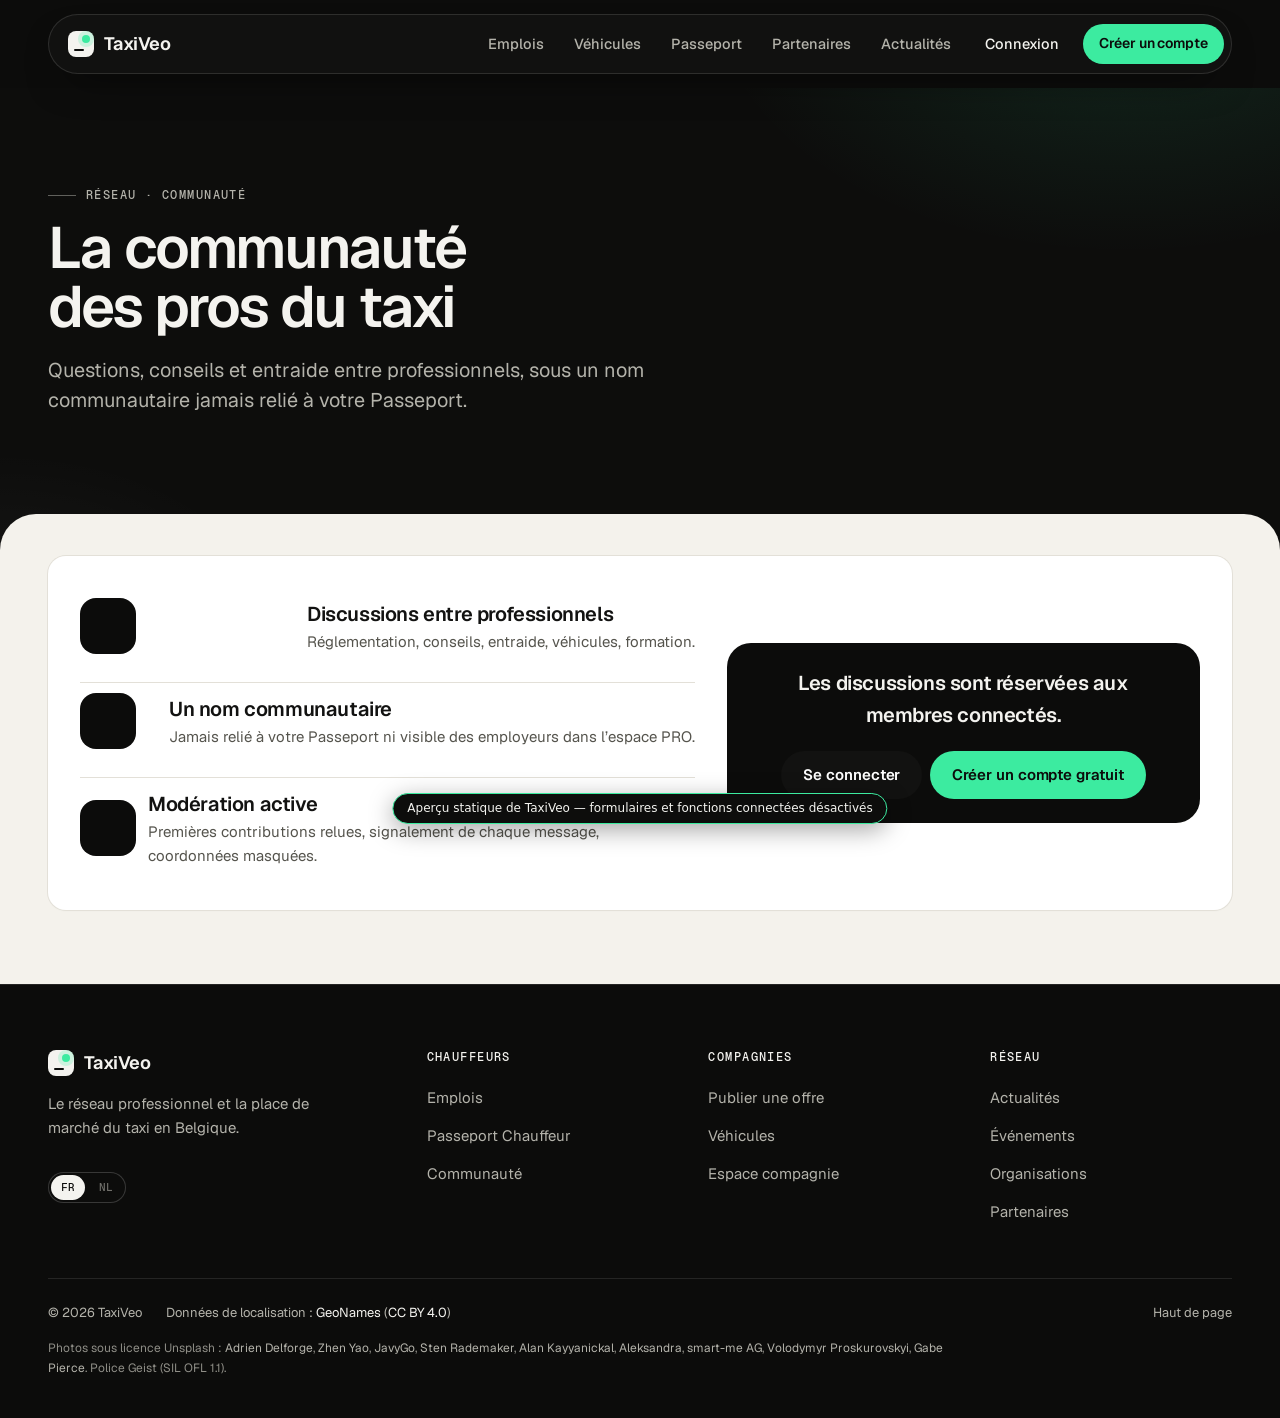
<file: communaute/index.html>
<!doctype html>
<html lang="fr-BE">
<head>
<meta name="robots" content="noindex, nofollow">
	<meta charset="UTF-8">
	<meta name="viewport" content="width=device-width, initial-scale=1, viewport-fit=cover">
	<link rel="profile" href="https://gmpg.org/xfn/11">
	<script>document.documentElement.classList.add('tv-js');</script>
	<title>Communauté &#8211; TaxiVeo</title>

<link rel="preload" href="https://heissam-touzani.github.io/taxiveo-preview/wp-content/themes/taxiveo-theme/assets/fonts/geist/Geist-Variable.woff2" as="font" type="font/woff2" crossorigin>
<link rel="alternate" type="application/rss+xml" title="TaxiVeo &raquo; Flux" href="#" />
<link rel="alternate" type="application/rss+xml" title="TaxiVeo &raquo; Flux des commentaires" href="#" />
<meta name="theme-color" content="#0C0C0B">
<link rel="icon" type="image/svg+xml" href="https://heissam-touzani.github.io/taxiveo-preview/wp-content/themes/taxiveo-theme/assets/img/favicon.svg">
<style id="wp-img-auto-sizes-contain-inline-css">
img:is([sizes=auto i],[sizes^="auto," i]){contain-intrinsic-size:3000px 1500px}
/*# sourceURL=wp-img-auto-sizes-contain-inline-css */
</style>
<link rel='stylesheet' id='taxiveo-tokens-css' href='https://heissam-touzani.github.io/taxiveo-preview/wp-content/themes/taxiveo-theme/assets/css/tokens.css?ver=0.5.0.1793527735' media='all' />
<style id="global-styles-inline-css">
:root{--wp--preset--aspect-ratio--square: 1;--wp--preset--aspect-ratio--4-3: 4/3;--wp--preset--aspect-ratio--3-4: 3/4;--wp--preset--aspect-ratio--3-2: 3/2;--wp--preset--aspect-ratio--2-3: 2/3;--wp--preset--aspect-ratio--16-9: 16/9;--wp--preset--aspect-ratio--9-16: 9/16;--wp--preset--color--black: #000000;--wp--preset--color--cyan-bluish-gray: #abb8c3;--wp--preset--color--white: #ffffff;--wp--preset--color--pale-pink: #f78da7;--wp--preset--color--vivid-red: #cf2e2e;--wp--preset--color--luminous-vivid-orange: #ff6900;--wp--preset--color--luminous-vivid-amber: #fcb900;--wp--preset--color--light-green-cyan: #7bdcb5;--wp--preset--color--vivid-green-cyan: #00d084;--wp--preset--color--pale-cyan-blue: #8ed1fc;--wp--preset--color--vivid-cyan-blue: #0693e3;--wp--preset--color--vivid-purple: #9b51e0;--wp--preset--gradient--vivid-cyan-blue-to-vivid-purple: linear-gradient(135deg,rgb(6,147,227) 0%,rgb(155,81,224) 100%);--wp--preset--gradient--light-green-cyan-to-vivid-green-cyan: linear-gradient(135deg,rgb(122,220,180) 0%,rgb(0,208,130) 100%);--wp--preset--gradient--luminous-vivid-amber-to-luminous-vivid-orange: linear-gradient(135deg,rgb(252,185,0) 0%,rgb(255,105,0) 100%);--wp--preset--gradient--luminous-vivid-orange-to-vivid-red: linear-gradient(135deg,rgb(255,105,0) 0%,rgb(207,46,46) 100%);--wp--preset--gradient--very-light-gray-to-cyan-bluish-gray: linear-gradient(135deg,rgb(238,238,238) 0%,rgb(169,184,195) 100%);--wp--preset--gradient--cool-to-warm-spectrum: linear-gradient(135deg,rgb(74,234,220) 0%,rgb(151,120,209) 20%,rgb(207,42,186) 40%,rgb(238,44,130) 60%,rgb(251,105,98) 80%,rgb(254,248,76) 100%);--wp--preset--gradient--blush-light-purple: linear-gradient(135deg,rgb(255,206,236) 0%,rgb(152,150,240) 100%);--wp--preset--gradient--blush-bordeaux: linear-gradient(135deg,rgb(254,205,165) 0%,rgb(254,45,45) 50%,rgb(107,0,62) 100%);--wp--preset--gradient--luminous-dusk: linear-gradient(135deg,rgb(255,203,112) 0%,rgb(199,81,192) 50%,rgb(65,88,208) 100%);--wp--preset--gradient--pale-ocean: linear-gradient(135deg,rgb(255,245,203) 0%,rgb(182,227,212) 50%,rgb(51,167,181) 100%);--wp--preset--gradient--electric-grass: linear-gradient(135deg,rgb(202,248,128) 0%,rgb(113,206,126) 100%);--wp--preset--gradient--midnight: linear-gradient(135deg,rgb(2,3,129) 0%,rgb(40,116,252) 100%);--wp--preset--font-size--small: 13px;--wp--preset--font-size--medium: 20px;--wp--preset--font-size--large: 36px;--wp--preset--font-size--x-large: 42px;--wp--preset--spacing--20: 0.44rem;--wp--preset--spacing--30: 0.67rem;--wp--preset--spacing--40: 1rem;--wp--preset--spacing--50: 1.5rem;--wp--preset--spacing--60: 2.25rem;--wp--preset--spacing--70: 3.38rem;--wp--preset--spacing--80: 5.06rem;--wp--preset--shadow--natural: 6px 6px 9px rgba(0, 0, 0, 0.2);--wp--preset--shadow--deep: 12px 12px 50px rgba(0, 0, 0, 0.4);--wp--preset--shadow--sharp: 6px 6px 0px rgba(0, 0, 0, 0.2);--wp--preset--shadow--outlined: 6px 6px 0px -3px rgb(255, 255, 255), 6px 6px rgb(0, 0, 0);--wp--preset--shadow--crisp: 6px 6px 0px rgb(0, 0, 0);}.wp-block-button{--wp--preset--dimension--25: 25%;--wp--preset--dimension--50: 50%;--wp--preset--dimension--75: 75%;--wp--preset--dimension--100: 100%;}:root { --wp--style--global--content-size: 800px;--wp--style--global--wide-size: 1200px; }:where(body) { margin: 0; }.wp-site-blocks > .alignleft { float: left; margin-right: 2em; }.wp-site-blocks > .alignright { float: right; margin-left: 2em; }.wp-site-blocks > .aligncenter { justify-content: center; margin-left: auto; margin-right: auto; }:where(.wp-site-blocks) > * { margin-block-start: 24px; margin-block-end: 0; }:where(.wp-site-blocks) > :first-child { margin-block-start: 0; }:where(.wp-site-blocks) > :last-child { margin-block-end: 0; }:root { --wp--style--block-gap: 24px; }:root :where(.is-layout-flow) > :first-child{margin-block-start: 0;}:root :where(.is-layout-flow) > :last-child{margin-block-end: 0;}:root :where(.is-layout-flow) > *{margin-block-start: 24px;margin-block-end: 0;}:root :where(.is-layout-constrained) > :first-child{margin-block-start: 0;}:root :where(.is-layout-constrained) > :last-child{margin-block-end: 0;}:root :where(.is-layout-constrained) > *{margin-block-start: 24px;margin-block-end: 0;}:root :where(.is-layout-flex){gap: 24px;}:root :where(.is-layout-grid){gap: 24px;}.is-layout-flow > .alignleft{float: left;margin-inline-start: 0;margin-inline-end: 2em;}.is-layout-flow > .alignright{float: right;margin-inline-start: 2em;margin-inline-end: 0;}.is-layout-flow > .aligncenter{margin-left: auto !important;margin-right: auto !important;}.is-layout-constrained > .alignleft{float: left;margin-inline-start: 0;margin-inline-end: 2em;}.is-layout-constrained > .alignright{float: right;margin-inline-start: 2em;margin-inline-end: 0;}.is-layout-constrained > .aligncenter{margin-left: auto !important;margin-right: auto !important;}.is-layout-constrained > :where(:not(.alignleft):not(.alignright):not(.alignfull)){max-width: var(--wp--style--global--content-size);margin-left: auto !important;margin-right: auto !important;}.is-layout-constrained > .alignwide{max-width: var(--wp--style--global--wide-size);}body .is-layout-flex{display: flex;}.is-layout-flex{flex-wrap: wrap;align-items: center;}.is-layout-flex > :is(*, div){margin: 0;}body .is-layout-grid{display: grid;}.is-layout-grid > :is(*, div){margin: 0;}body{padding-top: 0px;padding-right: 0px;padding-bottom: 0px;padding-left: 0px;}:root :where(.wp-element-button, .wp-block-button__link){background-color: #32373c;border-width: 0;color: #fff;font-family: inherit;font-size: inherit;font-style: inherit;font-weight: inherit;letter-spacing: inherit;line-height: inherit;padding-top: calc(0.667em + 2px);padding-right: calc(1.333em + 2px);padding-bottom: calc(0.667em + 2px);padding-left: calc(1.333em + 2px);text-decoration: none;text-transform: inherit;}.has-black-color{color: var(--wp--preset--color--black) !important;}.has-cyan-bluish-gray-color{color: var(--wp--preset--color--cyan-bluish-gray) !important;}.has-white-color{color: var(--wp--preset--color--white) !important;}.has-pale-pink-color{color: var(--wp--preset--color--pale-pink) !important;}.has-vivid-red-color{color: var(--wp--preset--color--vivid-red) !important;}.has-luminous-vivid-orange-color{color: var(--wp--preset--color--luminous-vivid-orange) !important;}.has-luminous-vivid-amber-color{color: var(--wp--preset--color--luminous-vivid-amber) !important;}.has-light-green-cyan-color{color: var(--wp--preset--color--light-green-cyan) !important;}.has-vivid-green-cyan-color{color: var(--wp--preset--color--vivid-green-cyan) !important;}.has-pale-cyan-blue-color{color: var(--wp--preset--color--pale-cyan-blue) !important;}.has-vivid-cyan-blue-color{color: var(--wp--preset--color--vivid-cyan-blue) !important;}.has-vivid-purple-color{color: var(--wp--preset--color--vivid-purple) !important;}.has-black-background-color{background-color: var(--wp--preset--color--black) !important;}.has-cyan-bluish-gray-background-color{background-color: var(--wp--preset--color--cyan-bluish-gray) !important;}.has-white-background-color{background-color: var(--wp--preset--color--white) !important;}.has-pale-pink-background-color{background-color: var(--wp--preset--color--pale-pink) !important;}.has-vivid-red-background-color{background-color: var(--wp--preset--color--vivid-red) !important;}.has-luminous-vivid-orange-background-color{background-color: var(--wp--preset--color--luminous-vivid-orange) !important;}.has-luminous-vivid-amber-background-color{background-color: var(--wp--preset--color--luminous-vivid-amber) !important;}.has-light-green-cyan-background-color{background-color: var(--wp--preset--color--light-green-cyan) !important;}.has-vivid-green-cyan-background-color{background-color: var(--wp--preset--color--vivid-green-cyan) !important;}.has-pale-cyan-blue-background-color{background-color: var(--wp--preset--color--pale-cyan-blue) !important;}.has-vivid-cyan-blue-background-color{background-color: var(--wp--preset--color--vivid-cyan-blue) !important;}.has-vivid-purple-background-color{background-color: var(--wp--preset--color--vivid-purple) !important;}.has-black-border-color{border-color: var(--wp--preset--color--black) !important;}.has-cyan-bluish-gray-border-color{border-color: var(--wp--preset--color--cyan-bluish-gray) !important;}.has-white-border-color{border-color: var(--wp--preset--color--white) !important;}.has-pale-pink-border-color{border-color: var(--wp--preset--color--pale-pink) !important;}.has-vivid-red-border-color{border-color: var(--wp--preset--color--vivid-red) !important;}.has-luminous-vivid-orange-border-color{border-color: var(--wp--preset--color--luminous-vivid-orange) !important;}.has-luminous-vivid-amber-border-color{border-color: var(--wp--preset--color--luminous-vivid-amber) !important;}.has-light-green-cyan-border-color{border-color: var(--wp--preset--color--light-green-cyan) !important;}.has-vivid-green-cyan-border-color{border-color: var(--wp--preset--color--vivid-green-cyan) !important;}.has-pale-cyan-blue-border-color{border-color: var(--wp--preset--color--pale-cyan-blue) !important;}.has-vivid-cyan-blue-border-color{border-color: var(--wp--preset--color--vivid-cyan-blue) !important;}.has-vivid-purple-border-color{border-color: var(--wp--preset--color--vivid-purple) !important;}.has-vivid-cyan-blue-to-vivid-purple-gradient-background{background: var(--wp--preset--gradient--vivid-cyan-blue-to-vivid-purple) !important;}.has-light-green-cyan-to-vivid-green-cyan-gradient-background{background: var(--wp--preset--gradient--light-green-cyan-to-vivid-green-cyan) !important;}.has-luminous-vivid-amber-to-luminous-vivid-orange-gradient-background{background: var(--wp--preset--gradient--luminous-vivid-amber-to-luminous-vivid-orange) !important;}.has-luminous-vivid-orange-to-vivid-red-gradient-background{background: var(--wp--preset--gradient--luminous-vivid-orange-to-vivid-red) !important;}.has-very-light-gray-to-cyan-bluish-gray-gradient-background{background: var(--wp--preset--gradient--very-light-gray-to-cyan-bluish-gray) !important;}.has-cool-to-warm-spectrum-gradient-background{background: var(--wp--preset--gradient--cool-to-warm-spectrum) !important;}.has-blush-light-purple-gradient-background{background: var(--wp--preset--gradient--blush-light-purple) !important;}.has-blush-bordeaux-gradient-background{background: var(--wp--preset--gradient--blush-bordeaux) !important;}.has-luminous-dusk-gradient-background{background: var(--wp--preset--gradient--luminous-dusk) !important;}.has-pale-ocean-gradient-background{background: var(--wp--preset--gradient--pale-ocean) !important;}.has-electric-grass-gradient-background{background: var(--wp--preset--gradient--electric-grass) !important;}.has-midnight-gradient-background{background: var(--wp--preset--gradient--midnight) !important;}.has-small-font-size{font-size: var(--wp--preset--font-size--small) !important;}.has-medium-font-size{font-size: var(--wp--preset--font-size--medium) !important;}.has-large-font-size{font-size: var(--wp--preset--font-size--large) !important;}.has-x-large-font-size{font-size: var(--wp--preset--font-size--x-large) !important;}
:root :where(.wp-block-icon svg){width: 24px;}
:root :where(.wp-block-pullquote){font-size: 1.5em;line-height: 1.6;}
/*# sourceURL=global-styles-inline-css */
</style>
<link rel='stylesheet' id='hello-elementor-css' href='https://heissam-touzani.github.io/taxiveo-preview/wp-content/themes/hello-elementor/assets/css/reset.css?ver=3.5.1' media='all' />
<link rel='stylesheet' id='hello-elementor-theme-style-css' href='https://heissam-touzani.github.io/taxiveo-preview/wp-content/themes/hello-elementor/assets/css/theme.css?ver=3.5.1' media='all' />
<link rel='stylesheet' id='elementor-frontend-css' href='https://heissam-touzani.github.io/taxiveo-preview/wp-content/plugins/elementor/assets/css/frontend.min.css?ver=4.3.5' media='all' />
<style id="elementor-frontend-inline-css">
.e-heading-base a, .e-paragraph-base a { all: unset; cursor: pointer; }form[data-element_type="e-form"].form-state-success [data-element_type="e-form-success-message"],form[data-element_type="e-form"].form-state-error [data-element_type="e-form-error-message"]{ display: block; }.elementor-edit-mode [data-element_type="e-form-success-message"]:is(.elementor-element-editable, :has(.elementor-element-editable), :has(> .elementor-empty-view)),.elementor-edit-mode [data-element_type="e-form-error-message"]:is(.elementor-element-editable, :has(.elementor-element-editable), :has(> .elementor-empty-view)){ display: block; }.e-background-video { position: relative; overflow: hidden; }.e-background-video__media { position: absolute; inset: 0; width: 100%; height: 100%; object-fit: cover; pointer-events: none; z-index: 0; }.e-background-video__content { position: relative; z-index: 1; flex: 1 1 auto; }.elementor-edit-mode .e-background-video__content.e-atomic-element:has(> .elementor-empty-view) { display: flex; flex-direction: column; flex: 1 1 auto; min-height: 0; }.elementor-edit-mode .e-background-video__content.e-atomic-element:has(> .elementor-empty-view) > .elementor-empty-view.elementor-empty-view { position: relative; flex: 1 1 auto; min-height: 120px; height: auto; width: 100%; }.elementor-edit-mode .e-background-video__content.e-atomic-element:has(> .elementor-empty-view) > .elementor-empty-view > .elementor-first-add { position: absolute; inset: 0; width: 100%; height: 100%; }.e-background-video__controls { z-index: 2; }.e-background-video__play, .e-background-video__pause { appearance: none; -webkit-appearance: none; }.e-background-video.e-background-video--playing .e-background-video__play { display: none; }.e-background-video.e-background-video--paused .e-background-video__pause { display: none; }.e-background-video:not(.e-background-video--playing):not(.e-background-video--paused) .e-background-video__controls,.e-background-video:not(.e-background-video--playing):not(.e-background-video--paused) .e-background-video__play,.e-background-video:not(.e-background-video--playing):not(.e-background-video--paused) .e-background-video__pause { display: none; }.e-accordion-item-header-base { list-style: none; }.e-accordion-item-header-base::-webkit-details-marker { display: none; }.e-accordion-item-base { interpolate-size: allow-keywords; }.e-accordion-item-base::details-content {block-size: 0; overflow: hidden;transition: block-size .3s ease, content-visibility .3s ease allow-discrete;}.e-accordion-item-base[open]::details-content { block-size: auto; }.e-accordion-item-icon-base.e-accordion-item-icon-base .e-svg-base { width: auto; height: 100%; max-width: 100%; }.e-accordion-item-icon-base.e-accordion-item-icon-base .e-svg-base svg { width: auto !important; }.e-accordion-item-icon-base svg { transition: transform .3s ease; }.e-accordion-item-base[open] > summary .e-accordion-item-icon-base svg { transform: rotate(180deg); }
/*# sourceURL=elementor-frontend-inline-css */
</style>
<link rel='stylesheet' id='elementor-post-5-css' href='https://heissam-touzani.github.io/taxiveo-preview/wp-content/uploads/elementor/css/post-5.css?ver=1793532028' media='all' />
<link rel='stylesheet' id='taxiveo-base-css' href='https://heissam-touzani.github.io/taxiveo-preview/wp-content/themes/taxiveo-theme/assets/css/base.css?ver=0.5.0.1793529095' media='all' />
<link rel='stylesheet' id='taxiveo-chrome-css' href='https://heissam-touzani.github.io/taxiveo-preview/wp-content/themes/taxiveo-theme/assets/css/chrome.css?ver=0.5.0.1793529668' media='all' />
<link rel='stylesheet' id='base-desktop-css' href='https://heissam-touzani.github.io/taxiveo-preview/wp-content/uploads/elementor/css/base-desktop.css?ver=6ae7208843a4f' media='all' />
<link rel='stylesheet' id='global-1788-frontend-desktop-css' href='https://heissam-touzani.github.io/taxiveo-preview/wp-content/uploads/elementor/css/global-1788-frontend-desktop.css?ver=6ae7208e86ab8' media='all' />
<link rel='stylesheet' id='local-1788-frontend-desktop-css' href='https://heissam-touzani.github.io/taxiveo-preview/wp-content/uploads/elementor/css/local-1788-frontend-desktop.css?ver=6ae7208e87182' media='all' />
<link rel='stylesheet' id='base-mobile-css' href='https://heissam-touzani.github.io/taxiveo-preview/wp-content/uploads/elementor/css/base-mobile.css?ver=6ae7208843a4f' media='(max-width:767px)' />
<link rel='stylesheet' id='taxiveo-widgets-css' href='https://heissam-touzani.github.io/taxiveo-preview/wp-content/plugins/taxiveo-core/assets/elementor/widgets.css?ver=1793529496' media='all' />
<link rel='stylesheet' id='taxiveo-elementor-spaces-css' href='https://heissam-touzani.github.io/taxiveo-preview/wp-content/plugins/taxiveo-core/assets/elementor/spaces.css?ver=1793532111' media='all' />
<link rel='stylesheet' id='taxiveo-components-css' href='https://heissam-touzani.github.io/taxiveo-preview/wp-content/themes/taxiveo-theme/assets/css/components.css?ver=0.5.0.1793529177' media='all' />
<script data-wp-strategy="defer" defer id="taxiveo-motion-js" src="https://heissam-touzani.github.io/taxiveo-preview/wp-content/themes/taxiveo-theme/assets/js/motion.js?ver=0.5.0.1793532256"></script>
<script data-wp-strategy="defer" defer id="taxiveo-header-js" src="https://heissam-touzani.github.io/taxiveo-preview/wp-content/themes/taxiveo-theme/assets/js/header.js?ver=0.5.0.1793528317"></script>
<script id="jquery-core-js" src="https://heissam-touzani.github.io/taxiveo-preview/wp-includes/js/jquery/jquery.min.js?ver=3.7.1"></script>
<script id="jquery-migrate-js" src="https://heissam-touzani.github.io/taxiveo-preview/wp-includes/js/jquery/jquery-migrate.min.js?ver=3.4.1"></script>
<link rel="canonical" href="https://heissam-touzani.github.io/taxiveo-preview/communaute/" />
<style>
				.e-con.e-parent:nth-of-type(n+4):not(.e-lazyloaded):not(.e-no-lazyload),
				.e-con.e-parent:nth-of-type(n+4):not(.e-lazyloaded):not(.e-no-lazyload) * {
					background-image: none !important;
				}
				@media screen and (max-height: 1024px) {
					.e-con.e-parent:nth-of-type(n+3):not(.e-lazyloaded):not(.e-no-lazyload),
					.e-con.e-parent:nth-of-type(n+3):not(.e-lazyloaded):not(.e-no-lazyload) * {
						background-image: none !important;
					}
				}
				@media screen and (max-height: 640px) {
					.e-con.e-parent:nth-of-type(n+2):not(.e-lazyloaded):not(.e-no-lazyload),
					.e-con.e-parent:nth-of-type(n+2):not(.e-lazyloaded):not(.e-no-lazyload) * {
						background-image: none !important;
					}
				}
			</style>
			</head>
<body class="wp-singular page-template page-template-elementor_header_footer page page-id-1788 wp-embed-responsive wp-theme-hello-elementor wp-child-theme-taxiveo-theme tv-has-bottombar hello-elementor-default elementor-default elementor-template-full-width elementor-kit-5 elementor-page elementor-page-1788">
<a class="tv-skip" href="#tv-contenu">Aller au contenu</a>
<div class="tv-progress" aria-hidden="true"></div>

<header class="tv-nav is-solid" data-tv-nav>
	<nav class="tv-nav__bar" aria-label="Navigation principale">
		<a class="tv-brand" href="https://heissam-touzani.github.io/taxiveo-preview/" aria-label="TaxiVeo, accueil" rel="home"><span class="tv-brand__mark" aria-hidden="true"><span></span></span><span aria-hidden="true">TaxiVeo</span></a>
		<div class="tv-nav__links"><ul id="menu-navigation-principale" class="tv-menu tv-menu--primary"><li id="menu-item-664" class="menu-item menu-item-type-post_type menu-item-object-page menu-item-664"><a href="https://heissam-touzani.github.io/taxiveo-preview/emplois/">Emplois</a></li>
<li id="menu-item-1255" class="menu-item menu-item-type-post_type menu-item-object-page menu-item-1255"><a href="https://heissam-touzani.github.io/taxiveo-preview/vehicules/">Véhicules</a></li>
<li id="menu-item-665" class="menu-item menu-item-type-post_type menu-item-object-page menu-item-665"><a href="https://heissam-touzani.github.io/taxiveo-preview/passeport-chauffeur/">Passeport</a></li>
<li id="menu-item-2475" class="menu-item menu-item-type-post_type menu-item-object-page menu-item-2475"><a href="https://heissam-touzani.github.io/taxiveo-preview/partenaires/">Partenaires</a></li>
<li id="menu-item-1794" class="menu-item menu-item-type-post_type menu-item-object-page menu-item-1794"><a href="https://heissam-touzani.github.io/taxiveo-preview/actualites/">Actualités</a></li>
</ul></div>
					<a class="tv-nav__login" href="https://heissam-touzani.github.io/taxiveo-preview/connexion/">Connexion</a>
			<a class="tv-btn tv-btn--accent tv-btn--sm tv-nav__cta" href="https://heissam-touzani.github.io/taxiveo-preview/inscription/">Créer un compte</a>
				<button class="tv-nav__toggle" type="button" aria-expanded="false" aria-controls="tv-nav-panel" aria-label="Ouvrir le menu" data-open="Ouvrir le menu" data-close="Fermer le menu" data-tv-nav-toggle>
			<span class="tv-nav__burger" aria-hidden="true"><span></span><span></span></span>
		</button>
	</nav>
	<div class="tv-nav__panel" id="tv-nav-panel" data-tv-nav-panel>
		<nav class="tv-nav__panel-menu" aria-label="Menu mobile">
			<ul id="menu-menu-mobile" class="tv-menu tv-menu--mobile"><li id="menu-item-667" class="menu-item menu-item-type-post_type menu-item-object-page menu-item-home menu-item-667"><a href="https://heissam-touzani.github.io/taxiveo-preview/" style="--i:0"><span>Accueil</span><svg class="tv-icon" aria-hidden="true" focusable="false"><use href="https://heissam-touzani.github.io/taxiveo-preview/wp-content/themes/taxiveo-theme/assets/icons/icons.svg?ver=0.5.0.1793527872#i-arrow-c"></use></svg></a></li>
<li id="menu-item-668" class="menu-item menu-item-type-post_type menu-item-object-page menu-item-668"><a href="https://heissam-touzani.github.io/taxiveo-preview/emplois/" style="--i:1"><span>Emplois</span><svg class="tv-icon" aria-hidden="true" focusable="false"><use href="https://heissam-touzani.github.io/taxiveo-preview/wp-content/themes/taxiveo-theme/assets/icons/icons.svg?ver=0.5.0.1793527872#i-arrow-c"></use></svg></a></li>
<li id="menu-item-1256" class="menu-item menu-item-type-post_type menu-item-object-page menu-item-1256"><a href="https://heissam-touzani.github.io/taxiveo-preview/vehicules/" style="--i:2"><span>Véhicules</span><svg class="tv-icon" aria-hidden="true" focusable="false"><use href="https://heissam-touzani.github.io/taxiveo-preview/wp-content/themes/taxiveo-theme/assets/icons/icons.svg?ver=0.5.0.1793527872#i-arrow-c"></use></svg></a></li>
<li id="menu-item-669" class="menu-item menu-item-type-post_type menu-item-object-page menu-item-669"><a href="https://heissam-touzani.github.io/taxiveo-preview/passeport-chauffeur/" style="--i:3"><span>Passeport Chauffeur</span><svg class="tv-icon" aria-hidden="true" focusable="false"><use href="https://heissam-touzani.github.io/taxiveo-preview/wp-content/themes/taxiveo-theme/assets/icons/icons.svg?ver=0.5.0.1793527872#i-arrow-c"></use></svg></a></li>
<li id="menu-item-2477" class="menu-item menu-item-type-post_type menu-item-object-page menu-item-2477"><a href="https://heissam-touzani.github.io/taxiveo-preview/partenaires/" style="--i:4"><span>Partenaires</span><svg class="tv-icon" aria-hidden="true" focusable="false"><use href="https://heissam-touzani.github.io/taxiveo-preview/wp-content/themes/taxiveo-theme/assets/icons/icons.svg?ver=0.5.0.1793527872#i-arrow-c"></use></svg></a></li>
<li id="menu-item-1796" class="menu-item menu-item-type-post_type menu-item-object-page menu-item-1796"><a href="https://heissam-touzani.github.io/taxiveo-preview/actualites/" style="--i:5"><span>Actualités</span><svg class="tv-icon" aria-hidden="true" focusable="false"><use href="https://heissam-touzani.github.io/taxiveo-preview/wp-content/themes/taxiveo-theme/assets/icons/icons.svg?ver=0.5.0.1793527872#i-arrow-c"></use></svg></a></li>
<li id="menu-item-1797" class="menu-item menu-item-type-post_type menu-item-object-page menu-item-1797"><a href="https://heissam-touzani.github.io/taxiveo-preview/evenements/" style="--i:6"><span>Événements</span><svg class="tv-icon" aria-hidden="true" focusable="false"><use href="https://heissam-touzani.github.io/taxiveo-preview/wp-content/themes/taxiveo-theme/assets/icons/icons.svg?ver=0.5.0.1793527872#i-arrow-c"></use></svg></a></li>
<li id="menu-item-1798" class="menu-item menu-item-type-post_type menu-item-object-page menu-item-1798"><a href="https://heissam-touzani.github.io/taxiveo-preview/organisations/" style="--i:7"><span>Organisations</span><svg class="tv-icon" aria-hidden="true" focusable="false"><use href="https://heissam-touzani.github.io/taxiveo-preview/wp-content/themes/taxiveo-theme/assets/icons/icons.svg?ver=0.5.0.1793527872#i-arrow-c"></use></svg></a></li>
<li id="menu-item-1799" class="menu-item menu-item-type-post_type menu-item-object-page current-menu-item page_item page-item-1788 current_page_item menu-item-1799"><a href="https://heissam-touzani.github.io/taxiveo-preview/communaute/" aria-current="page" style="--i:8"><span>Communauté</span><svg class="tv-icon" aria-hidden="true" focusable="false"><use href="https://heissam-touzani.github.io/taxiveo-preview/wp-content/themes/taxiveo-theme/assets/icons/icons.svg?ver=0.5.0.1793527872#i-arrow-c"></use></svg></a></li>
<li id="menu-item-670" class="menu-item menu-item-type-post_type menu-item-object-page menu-item-670"><a href="#" style="--i:9"><span>Mon Passeport</span><svg class="tv-icon" aria-hidden="true" focusable="false"><use href="https://heissam-touzani.github.io/taxiveo-preview/wp-content/themes/taxiveo-theme/assets/icons/icons.svg?ver=0.5.0.1793527872#i-arrow-c"></use></svg></a></li>
<li id="menu-item-671" class="menu-item menu-item-type-post_type menu-item-object-page menu-item-671"><a href="#" style="--i:10"><span>Mes candidatures</span><svg class="tv-icon" aria-hidden="true" focusable="false"><use href="https://heissam-touzani.github.io/taxiveo-preview/wp-content/themes/taxiveo-theme/assets/icons/icons.svg?ver=0.5.0.1793527872#i-arrow-c"></use></svg></a></li>
<li id="menu-item-1257" class="menu-item menu-item-type-post_type menu-item-object-page menu-item-1257"><a href="#" style="--i:11"><span>Mes annonces</span><svg class="tv-icon" aria-hidden="true" focusable="false"><use href="https://heissam-touzani.github.io/taxiveo-preview/wp-content/themes/taxiveo-theme/assets/icons/icons.svg?ver=0.5.0.1793527872#i-arrow-c"></use></svg></a></li>
<li id="menu-item-1258" class="menu-item menu-item-type-post_type menu-item-object-page menu-item-1258"><a href="#" style="--i:12"><span>Mes favoris</span><svg class="tv-icon" aria-hidden="true" focusable="false"><use href="https://heissam-touzani.github.io/taxiveo-preview/wp-content/themes/taxiveo-theme/assets/icons/icons.svg?ver=0.5.0.1793527872#i-arrow-c"></use></svg></a></li>
<li id="menu-item-672" class="menu-item menu-item-type-post_type menu-item-object-page menu-item-672"><a href="#" style="--i:13"><span>Espace Compagnie</span><svg class="tv-icon" aria-hidden="true" focusable="false"><use href="https://heissam-touzani.github.io/taxiveo-preview/wp-content/themes/taxiveo-theme/assets/icons/icons.svg?ver=0.5.0.1793527872#i-arrow-c"></use></svg></a></li>
<li id="menu-item-1800" class="menu-item menu-item-type-post_type menu-item-object-page menu-item-1800"><a href="#" style="--i:14"><span>Publier une actualité</span><svg class="tv-icon" aria-hidden="true" focusable="false"><use href="https://heissam-touzani.github.io/taxiveo-preview/wp-content/themes/taxiveo-theme/assets/icons/icons.svg?ver=0.5.0.1793527872#i-arrow-c"></use></svg></a></li>
<li id="menu-item-673" class="menu-item menu-item-type-post_type menu-item-object-page menu-item-673"><a href="#" style="--i:15"><span>Mon compte</span><svg class="tv-icon" aria-hidden="true" focusable="false"><use href="https://heissam-touzani.github.io/taxiveo-preview/wp-content/themes/taxiveo-theme/assets/icons/icons.svg?ver=0.5.0.1793527872#i-arrow-c"></use></svg></a></li>
<li id="menu-item-674" class="menu-item menu-item-type-post_type menu-item-object-page menu-item-674"><a href="https://heissam-touzani.github.io/taxiveo-preview/connexion/" style="--i:16"><span>Connexion</span><svg class="tv-icon" aria-hidden="true" focusable="false"><use href="https://heissam-touzani.github.io/taxiveo-preview/wp-content/themes/taxiveo-theme/assets/icons/icons.svg?ver=0.5.0.1793527872#i-arrow-c"></use></svg></a></li>
<li id="menu-item-675" class="menu-item menu-item-type-post_type menu-item-object-page menu-item-675"><a href="https://heissam-touzani.github.io/taxiveo-preview/inscription/" style="--i:17"><span>Inscription</span><svg class="tv-icon" aria-hidden="true" focusable="false"><use href="https://heissam-touzani.github.io/taxiveo-preview/wp-content/themes/taxiveo-theme/assets/icons/icons.svg?ver=0.5.0.1793527872#i-arrow-c"></use></svg></a></li>
</ul>		</nav>
		<div class="tv-nav__panel-actions">
							<a class="tv-btn tv-btn--on-night" href="https://heissam-touzani.github.io/taxiveo-preview/connexion/">Connexion</a>
				<a class="tv-btn tv-btn--accent" href="https://heissam-touzani.github.io/taxiveo-preview/inscription/">Créer un compte</a>
					</div>
		<div class="tv-nav__panel-lang"><p class="tv-lang" role="group" aria-labelledby="tv-lang-panel"><span class="tv-sr" id="tv-lang-panel">Langue</span><span lang="fr" aria-current="true">FR<span class="tv-sr"> (langue actuelle)</span></span><span aria-hidden="true">/</span><span lang="nl" aria-disabled="true" title="Version néerlandaise bientôt disponible">NL<span class="tv-sr"> (bientôt disponible)</span></span></p></div>
	</div>
</header>
	<div class="tv-nav-spacer" aria-hidden="true"></div>

<div id="tv-contenu" class="tv-skip-target" tabindex="-1"></div>
		<div data-elementor-type="wp-page" data-elementor-id="1788" class="elementor elementor-1788">
				<header class="elementor-element elementor-element-100929b4 e-con e-atomic-element e-div-block-base e-default-header e-100929b4-7fb9 tv-night " data-id="100929b4" data-element_type="e-div-block" data-e-type="e-div-block" data-interaction-id="100929b4">
    <div class="elementor-element elementor-element-786fa82b e-con e-atomic-element e-div-block-base e-default-div tv-container " data-id="786fa82b" data-element_type="e-div-block" data-e-type="e-div-block" data-interaction-id="786fa82b">
    			<p class="tv-eyebrow--on-night tv-eyebrow e-paragraph-base e-default-p" data-interaction-id="73f55ce7">Réseau · Communauté</p>
					<h1 data-interaction-id="ebc11cd4" class="e-ebc11cd4-e133 e-heading-base e-default-h1">La communauté des pros du taxi</h1>
					<p class="tv-lead e-7eb6233c-7d58 e-paragraph-base e-default-p" data-interaction-id="7eb6233c">Questions, conseils et entraide entre professionnels, sous un nom communautaire jamais relié à votre Passeport.</p>
		
</div>

</header>
<section class="elementor-element elementor-element-c4ee73e1 e-con e-atomic-element e-div-block-base e-default-section e-c4ee73e1-5b92 " data-id="c4ee73e1" data-element_type="e-div-block" data-e-type="e-div-block" data-interaction-id="c4ee73e1">
    <div class="elementor-element elementor-element-d1ad7cda e-con e-atomic-element e-div-block-base e-default-div tv-container " data-id="d1ad7cda" data-element_type="e-div-block" data-e-type="e-div-block" data-interaction-id="d1ad7cda">
    <div class="elementor-element elementor-element-90ad9719 e-con e-atomic-element e-div-block-base e-default-div e-90ad9719-f3be " data-id="90ad9719" data-element_type="e-div-block" data-e-type="e-div-block" data-interaction-id="90ad9719">
    		<div class="elementor-element elementor-element-29cccb57 elementor-widget elementor-widget-tv-community" data-id="29cccb57" data-element_type="widget" data-e-type="widget" data-widget_type="tv-community.default">
					<div class="tv-board tv-board--visitor"><div class="tv-card tv-board__intro"><div class="tv-board__points"><ul class="tv-list"><li class="tv-board__point"><span class="tv-empty__icon" aria-hidden="true"><svg class="tv-icon" aria-hidden="true" focusable="false"><use href="https://heissam-touzani.github.io/taxiveo-preview/wp-content/themes/taxiveo-theme/assets/icons/icons.svg?ver=0.5.0.1793527872#i-chat"></use></svg></span><div><p class="tv-empty__title">Discussions entre professionnels</p><p class="tv-muted tv-small">Réglementation, conseils, entraide, véhicules, formation.</p></div></li><li class="tv-board__point"><span class="tv-empty__icon" aria-hidden="true"><svg class="tv-icon" aria-hidden="true" focusable="false"><use href="https://heissam-touzani.github.io/taxiveo-preview/wp-content/themes/taxiveo-theme/assets/icons/icons.svg?ver=0.5.0.1793527872#i-shield"></use></svg></span><div><p class="tv-empty__title">Un nom communautaire</p><p class="tv-muted tv-small">Jamais relié à votre Passeport ni visible des employeurs dans l’espace PRO.</p></div></li><li class="tv-board__point"><span class="tv-empty__icon" aria-hidden="true"><svg class="tv-icon" aria-hidden="true" focusable="false"><use href="https://heissam-touzani.github.io/taxiveo-preview/wp-content/themes/taxiveo-theme/assets/icons/icons.svg?ver=0.5.0.1793527872#i-check"></use></svg></span><div><p class="tv-empty__title">Modération active</p><p class="tv-muted tv-small">Premières contributions relues, signalement de chaque message, coordonnées masquées.</p></div></li></ul></div><div class="tv-board__join"><p class="tv-empty__title">Les discussions sont réservées aux membres connectés.</p><p class="tv-empty__cta"><a class="tv-btn tv-btn--primary" href="#">Se connecter</a> <a class="tv-btn tv-btn--accent" href="https://heissam-touzani.github.io/taxiveo-preview/inscription/">Créer un compte gratuit</a></p></div></div></div>				</div>
		
</div>

</div>

</section>
		</div>
		<footer class="tv-footer">
	<div class="tv-container">
		<div class="tv-footer__grid">
			<div class="tv-footer__brand">
				<a class="tv-brand" href="https://heissam-touzani.github.io/taxiveo-preview/" rel="home"><span class="tv-brand__mark" aria-hidden="true"><span></span></span>TaxiVeo</a>
				<p>Le réseau professionnel et la place de marché du taxi en Belgique.</p>
				<p class="tv-lang" role="group" aria-labelledby="tv-lang-footer"><span class="tv-sr" id="tv-lang-footer">Langue</span><span lang="fr" aria-current="true">FR<span class="tv-sr"> (langue actuelle)</span></span><span aria-hidden="true">/</span><span lang="nl" aria-disabled="true" title="Version néerlandaise bientôt disponible">NL<span class="tv-sr"> (bientôt disponible)</span></span></p>			</div>
							<nav class="tv-footer__col" aria-labelledby="tv-footer-1-title">
					<h2 class="tv-footer__title" id="tv-footer-1-title">Chauffeurs</h2>
					<ul id="menu-chauffeurs" class="tv-menu tv-menu--footer-1"><li id="menu-item-683" class="menu-item menu-item-type-post_type menu-item-object-page menu-item-683"><a href="https://heissam-touzani.github.io/taxiveo-preview/emplois/">Emplois</a></li>
<li id="menu-item-681" class="menu-item menu-item-type-post_type menu-item-object-page menu-item-681"><a href="https://heissam-touzani.github.io/taxiveo-preview/passeport-chauffeur/">Passeport Chauffeur</a></li>
<li id="menu-item-1804" class="menu-item menu-item-type-post_type menu-item-object-page current-menu-item page_item page-item-1788 current_page_item menu-item-1804"><a href="https://heissam-touzani.github.io/taxiveo-preview/communaute/" aria-current="page">Communauté</a></li>
</ul>				</nav>
							<nav class="tv-footer__col" aria-labelledby="tv-footer-2-title">
					<h2 class="tv-footer__title" id="tv-footer-2-title">Compagnies</h2>
					<ul id="menu-compagnies" class="tv-menu tv-menu--footer-2"><li id="menu-item-687" class="menu-item menu-item-type-post_type menu-item-object-page menu-item-687"><a href="#">Publier une offre</a></li>
<li id="menu-item-1259" class="menu-item menu-item-type-post_type menu-item-object-page menu-item-1259"><a href="https://heissam-touzani.github.io/taxiveo-preview/vehicules/">Véhicules</a></li>
<li id="menu-item-685" class="menu-item menu-item-type-post_type menu-item-object-page menu-item-685"><a href="#">Espace compagnie</a></li>
</ul>				</nav>
							<nav class="tv-footer__col" aria-labelledby="tv-footer-3-title">
					<h2 class="tv-footer__title" id="tv-footer-3-title">Réseau</h2>
					<ul id="menu-compte" class="tv-menu tv-menu--footer-3"><li id="menu-item-2478" class="menu-item menu-item-type-post_type menu-item-object-page menu-item-2478"><a href="https://heissam-touzani.github.io/taxiveo-preview/actualites/">Actualités</a></li>
<li id="menu-item-2479" class="menu-item menu-item-type-post_type menu-item-object-page menu-item-2479"><a href="https://heissam-touzani.github.io/taxiveo-preview/evenements/">Événements</a></li>
<li id="menu-item-2480" class="menu-item menu-item-type-post_type menu-item-object-page menu-item-2480"><a href="https://heissam-touzani.github.io/taxiveo-preview/organisations/">Organisations</a></li>
<li id="menu-item-2481" class="menu-item menu-item-type-post_type menu-item-object-page menu-item-2481"><a href="https://heissam-touzani.github.io/taxiveo-preview/partenaires/">Partenaires</a></li>
</ul>				</nav>
					</div>
		<div class="tv-footer__bottom">
			<p class="tv-footer__legal">
				<span>
					© 2026 TaxiVeo				</span>
				<span>
					Données de localisation : <a href="https://www.geonames.org/" rel="noopener">GeoNames</a> (<a href="https://creativecommons.org/licenses/by/4.0/deed.fr" rel="noopener license">CC BY 4.0</a>)				</span>
				<a class="tv-footer__top" href="#tv-contenu">Haut de page</a>
			</p>
			<p class="tv-footer__credits">
				Photos sous licence Unsplash :									<a href="https://unsplash.com/photos/voitures-sur-la-route-pendant-la-nuit--heeB4Shku0" rel="noopener">Adrien Delforge</a>, 									<a href="https://unsplash.com/photos/chauffeur-de-taxi-dans-la-circulation-avec-un-train-flou-qui-passe-lWLnobA0cow" rel="noopener">Zhen Yao</a>, 									<a href="https://unsplash.com/photos/taxi-blanc-et-noir-sur-la-route-pendant-la-nuit-mnItwT1ogBM" rel="noopener">JavyGo</a>, 									<a href="https://unsplash.com/photos/mecanicien-travaillant-sur-un-moteur-de-voiture-UZUzvJEvKnI" rel="noopener">Sten Rademaker</a>, 									<a href="https://unsplash.com/photos/personne-conduisant-une-voiture-sur-une-rue-pluvieuse-Lr_WryjSUyQ" rel="noopener">Alan Kayyanickal</a>, 									<a href="https://unsplash.com/photos/une-voiture-garee-devant-un-immeuble-la-nuit-g4dDsHW4otc" rel="noopener">Aleksandra</a>, 									<a href="https://unsplash.com/fr/photos/voiture-electrique-blanche-en-charge-a-une-station-WZz3bISfJa8" rel="noopener">smart-me AG</a>, 									<a href="https://unsplash.com/fr/photos/homme-conduisant-une-voiture-t6sIyh2swzQ" rel="noopener">Volodymyr Proskurovskyi</a>, 									<a href="https://unsplash.com/photos/personne-conduisant-une-voiture-pendant-la-nuit--UAmLjpbFis" rel="noopener">Gabe Pierce</a>.								Police Geist (SIL OFL 1.1).			</p>
		</div>
	</div>
</footer>

<nav class="tv-tabbar" aria-label="Navigation rapide">
	<ul id="menu-barre-inferieure-mobile" class="tv-menu tv-menu--bottombar"><li id="menu-item-676" class="tv-icon-home menu-item menu-item-type-post_type menu-item-object-page menu-item-home menu-item-676"><a href="https://heissam-touzani.github.io/taxiveo-preview/"><svg class="tv-icon" aria-hidden="true" focusable="false"><use href="https://heissam-touzani.github.io/taxiveo-preview/wp-content/themes/taxiveo-theme/assets/icons/icons.svg?ver=0.5.0.1793527872#i-home"></use></svg><span>Accueil</span></a></li>
<li id="menu-item-677" class="tv-icon-briefcase menu-item menu-item-type-post_type menu-item-object-page menu-item-677"><a href="https://heissam-touzani.github.io/taxiveo-preview/emplois/"><svg class="tv-icon" aria-hidden="true" focusable="false"><use href="https://heissam-touzani.github.io/taxiveo-preview/wp-content/themes/taxiveo-theme/assets/icons/icons.svg?ver=0.5.0.1793527872#i-briefcase"></use></svg><span>Emplois</span></a></li>
<li id="menu-item-2476" class="tv-icon-car menu-item menu-item-type-post_type menu-item-object-page menu-item-2476"><a href="https://heissam-touzani.github.io/taxiveo-preview/vehicules/"><svg class="tv-icon" aria-hidden="true" focusable="false"><use href="https://heissam-touzani.github.io/taxiveo-preview/wp-content/themes/taxiveo-theme/assets/icons/icons.svg?ver=0.5.0.1793527872#i-car"></use></svg><span>Véhicules</span></a></li>
<li id="menu-item-678" class="tv-icon-idcard menu-item menu-item-type-post_type menu-item-object-page menu-item-678"><a href="#"><svg class="tv-icon" aria-hidden="true" focusable="false"><use href="https://heissam-touzani.github.io/taxiveo-preview/wp-content/themes/taxiveo-theme/assets/icons/icons.svg?ver=0.5.0.1793527872#i-idcard"></use></svg><span>Passeport</span></a></li>
<li id="menu-item-680" class="tv-icon-user menu-item menu-item-type-post_type menu-item-object-page menu-item-680"><a href="#"><svg class="tv-icon" aria-hidden="true" focusable="false"><use href="https://heissam-touzani.github.io/taxiveo-preview/wp-content/themes/taxiveo-theme/assets/icons/icons.svg?ver=0.5.0.1793527872#i-user"></use></svg><span>Compte</span></a></li>
</ul></nav>

<script>
				( () => {
					const lazyloadRunObserver = () => {
						const lazyloadBackgrounds = document.querySelectorAll( `.e-con.e-parent:not(.e-lazyloaded)` );
						const lazyloadBackgroundObserver = new IntersectionObserver( ( entries ) => {
							entries.forEach( ( entry ) => {
								if ( entry.isIntersecting ) {
									let lazyloadBackground = entry.target;
									if( lazyloadBackground ) {
										lazyloadBackground.classList.add( 'e-lazyloaded' );
									}
									lazyloadBackgroundObserver.unobserve( entry.target );
								}
							});
						}, { rootMargin: '200px 0px 200px 0px' } );
						lazyloadBackgrounds.forEach( ( lazyloadBackground ) => {
							lazyloadBackgroundObserver.observe( lazyloadBackground );
						} );
					};
					const events = [
						'DOMContentLoaded',
						'elementor/lazyload/observe',
					];
					events.forEach( ( event ) => {
						document.addEventListener( event, lazyloadRunObserver );
					} );
				} )();
			</script>
			<script id="elementor-webpack-runtime-js" src="https://heissam-touzani.github.io/taxiveo-preview/wp-content/plugins/elementor/assets/js/webpack.runtime.min.js?ver=4.3.5"></script>
<script id="elementor-frontend-modules-js" src="https://heissam-touzani.github.io/taxiveo-preview/wp-content/plugins/elementor/assets/js/frontend-modules.min.js?ver=4.3.5"></script>
<script id="jquery-ui-core-js-before">
jQuery.uiBackCompat = true;
//# sourceURL=jquery-ui-core-js-before
</script>
<script id="jquery-ui-core-js" src="https://heissam-touzani.github.io/taxiveo-preview/wp-includes/js/jquery/ui/core.min.js?ver=1.14.2"></script>
<script id="elementor-frontend-js-before">
var elementorFrontendConfig = {"environmentMode":{"edit":false,"wpPreview":false,"isScriptDebug":false},"i18n":{"shareOnFacebook":"Partager sur Facebook","shareOnX":"Share on X","pinIt":"L\u2019\u00e9pingler","download":"T\u00e9l\u00e9charger","downloadImage":"T\u00e9l\u00e9charger une image","fullscreen":"Plein \u00e9cran","zoom":"Zoom","share":"Partager","playVideo":"Lire la vid\u00e9o","previous":"Pr\u00e9c\u00e9dent","next":"Suivant","close":"Fermer","a11yCarouselPrevSlideMessage":"Previous slide","a11yCarouselNextSlideMessage":"Next slide","a11yCarouselFirstSlideMessage":"This is the first slide","a11yCarouselLastSlideMessage":"This is the last slide","a11yCarouselPaginationBulletMessage":"Go to slide"},"is_rtl":false,"breakpoints":{"xs":0,"sm":480,"md":768,"lg":1025,"xl":1440,"xxl":1600},"responsive":{"breakpoints":{"mobile":{"label":"Mobile Portrait","value":767,"default_value":767,"direction":"max","is_enabled":true},"mobile_extra":{"label":"Mobile Landscape","value":880,"default_value":880,"direction":"max","is_enabled":false},"tablet":{"label":"Tablet Portrait","value":1024,"default_value":1024,"direction":"max","is_enabled":true},"tablet_extra":{"label":"Tablet Landscape","value":1200,"default_value":1200,"direction":"max","is_enabled":false},"laptop":{"label":"Laptop","value":1366,"default_value":1366,"direction":"max","is_enabled":false},"widescreen":{"label":"Widescreen","value":2400,"default_value":2400,"direction":"min","is_enabled":false}},"hasCustomBreakpoints":false},"version":"4.3.5","is_static":false,"experimentalFeatures":{"e_font_icon_svg":true,"additional_custom_breakpoints":true,"container":true,"e_optimized_markup":true,"hello-theme-header-footer":true,"nested-elements":true,"e_atomic_elements":true,"e_opt_in_v4":true,"import-export-customization":true},"urls":{"assets":"https:\/\/heissam-touzani.github.io\/taxiveo-preview\/wp-content\/plugins\/elementor\/assets\/","ajaxurl":"#","uploadUrl":"https:\/\/heissam-touzani.github.io\/taxiveo-preview\/wp-content\/uploads"},"nonces":{"floatingButtonsClickTracking":"adba52288a","atomicFormsSendForm":"543058fa18"},"swiperClass":"swiper","settings":{"page":[],"editorPreferences":[]},"kit":{"body_background_background":"classic","active_breakpoints":["viewport_mobile","viewport_tablet"],"global_image_lightbox":"yes","lightbox_enable_counter":"yes","lightbox_enable_fullscreen":"yes","lightbox_enable_zoom":"yes","lightbox_enable_share":"yes","lightbox_title_src":"title","lightbox_description_src":"description"},"post":{"id":1788,"title":"Communaut%C3%A9%20%E2%80%93%20TaxiVeo","excerpt":"","featuredImage":false}};
//# sourceURL=elementor-frontend-js-before
</script>
<script id="elementor-frontend-js" src="https://heissam-touzani.github.io/taxiveo-preview/wp-content/plugins/elementor/assets/js/frontend.min.js?ver=4.3.5"></script>
<script id="taxiveo-widgets-js-before">
window.taxiveoWidgets = {"root":"#","nonce":"","links":{"myApplications":"#"},"i18n":{"seeApplications":"Suivre mes candidatures","sending":"Envoi en cours\u2026","saving":"Enregistrement\u2026","saved":"Modifications enregistr\u00e9es.","created":"Passeport cr\u00e9\u00e9. Vous pouvez maintenant le compl\u00e9ter et le publier.","applied":"Candidature envoy\u00e9e. La compagnie vous r\u00e9pondra par la messagerie TaxiVeo.","error":"Une erreur est survenue. R\u00e9essayez dans un instant.","fieldsError":"Certains champs sont \u00e0 corriger.","required":"R\u00e9pondez aux questions obligatoires.","missing":"\u00c0 compl\u00e9ter pour publier :","filters":"Filtres","codes":{"tv_required":"Ce champ est obligatoire.","tv_invalid":"Valeur invalide.","tv_invalid_term":"Choix non disponible.","tv_too_many":"Trop d\u2019\u00e9l\u00e9ments s\u00e9lectionn\u00e9s.","tv_contact_in_text":"Retirez les coordonn\u00e9es (e-mail, t\u00e9l\u00e9phone, lien, IBAN) de ce texte.","tv_available_from_invalid":"Indiquez une date future."},"fieldLabels":{"regions":"r\u00e9gions","experience_years":"exp\u00e9rience","languages":"langues","activity_types":"types d\u2019activit\u00e9","opportunities":"opportunit\u00e9s recherch\u00e9es","availability_status":"disponibilit\u00e9","pro_status":"statut professionnel"}}};
//# sourceURL=taxiveo-widgets-js-before
</script>
<script id="taxiveo-widgets-js" src="https://heissam-touzani.github.io/taxiveo-preview/wp-content/plugins/taxiveo-core/assets/elementor/widgets.js?ver=1793522588"></script>
<script id="taxiveo-space-js-before">
window.taxiveoSpace = {"confirm":"Confirmer cette action ?","done":"C\u2019est fait.","fileMissing":"Choisissez un fichier.","declaration":"Cochez la d\u00e9claration pour continuer.","uploading":"Envoi du justificatif\u2026","compliance":"Cochez la d\u00e9claration de conformit\u00e9 pour publier.","published":"Offre publi\u00e9e.","review":"Offre envoy\u00e9e en revue \u00e0 la mod\u00e9ration avant publication.","draftSaved":"Brouillon enregistr\u00e9.","missing":"Champs \u00e0 compl\u00e9ter :","session":"Votre session a expir\u00e9. Rechargez la page et reconnectez-vous.","codes":{"tv_bce_invalid":"Num\u00e9ro d\u2019entreprise invalide (10 chiffres, contr\u00f4le 97).","tv_postcode":"Code postal belge \u00e0 4 chiffres.","tv_length":"Longueur non respect\u00e9e.","tv_too_long":"Texte trop long.","tv_count":"Nombre de choix non respect\u00e9.","tv_deadline_past":"Choisissez une date future.","tv_deadline_too_far":"Date trop \u00e9loign\u00e9e pour votre formule.","tv_pay_range":"Le montant maximum doit \u00eatre sup\u00e9rieur au minimum.","tv_overlap":"Une qualification ne peut pas \u00eatre \u00e0 la fois exig\u00e9e et souhait\u00e9e.","tv_unknown_field":"Champ non accept\u00e9.","tv_compliance_required":"Cochez les d\u00e9clarations pour publier."},"fieldLabels":{"title":"intitul\u00e9","description":"description","regions":"r\u00e9gions","contract_type":"contrat","work_time":"temps de travail","schedule":"horaires","activity_types":"activit\u00e9s","vehicle_provided":"v\u00e9hicule","positions":"postes","deadline":"date limite"}};
//# sourceURL=taxiveo-space-js-before
</script>
<script id="taxiveo-space-js" src="https://heissam-touzani.github.io/taxiveo-preview/wp-content/plugins/taxiveo-core/assets/elementor/space.js?ver=1793522755"></script>
<script id="taxiveo-community-js-before">
window.taxiveoCommunity = {"copied":"Lien copi\u00e9 dans le presse-papiers.","copyFail":"Copiez l\u2019adresse de la page depuis la barre du navigateur.","reportOk":"Merci. La mod\u00e9ration examinera ce contenu et prendra une d\u00e9cision motiv\u00e9e.","reportToken":"Code de suivi \u00e0 conserver : %s","reportMail":"Un accus\u00e9 de r\u00e9ception vous a \u00e9t\u00e9 envoy\u00e9 par e-mail.","captcha":"Validez le contr\u00f4le anti-robot.","goodFaith":"Cochez la d\u00e9claration de bonne foi.","declaration":"Cochez la d\u00e9claration pour publier.","published":"Actualit\u00e9 publi\u00e9e.","submitted":"Communiqu\u00e9 envoy\u00e9 \u00e0 la mod\u00e9ration. Vous serez notifi\u00e9 de la d\u00e9cision.","draftSaved":"Brouillon enregistr\u00e9.","loading":"Chargement\u2026","count":"%1$d \/ %2$d caract\u00e8res","codes":{"tv_length":"Longueur non respect\u00e9e.","tv_caps":"\u00c9vitez les majuscules continues.","tv_source_required":"Indiquez la source de l\u2019information : une actualit\u00e9 sans source ne peut pas \u00eatre publi\u00e9e.","tv_source_mismatch":"Ce type de source ne correspond pas \u00e0 la nature choisie.","tv_author_required":"Indiquez l\u2019auteur tel qu\u2019il appara\u00eetra aux lecteurs.","tv_too_many_links":"Trop de liens.","tv_required":"Ce champ est obligatoire.","tv_invalid":"Valeur invalide."}};
//# sourceURL=taxiveo-community-js-before
</script>
<script id="taxiveo-community-js" src="https://heissam-touzani.github.io/taxiveo-preview/wp-content/plugins/taxiveo-core/assets/elementor/community.js?ver=1793493571"></script>

<div id="tv-static-note" style="position:fixed;left:50%;bottom:76px;transform:translateX(-50%);z-index:99999;background:#0D0D0C;color:#F3F3EF;border:1px solid #3CEBA0;border-radius:999px;padding:6px 14px;font:500 12px/1.4 system-ui,sans-serif;box-shadow:0 6px 24px rgba(0,0,0,.35);pointer-events:none">Aperçu statique de TaxiVeo — formulaires et fonctions connectées désactivés</div>
<script>document.addEventListener('submit',function(e){e.preventDefault();alert('Aperçu statique : l\'envoi est désactivé.');},true);</script>
</body>
</html>
</file>
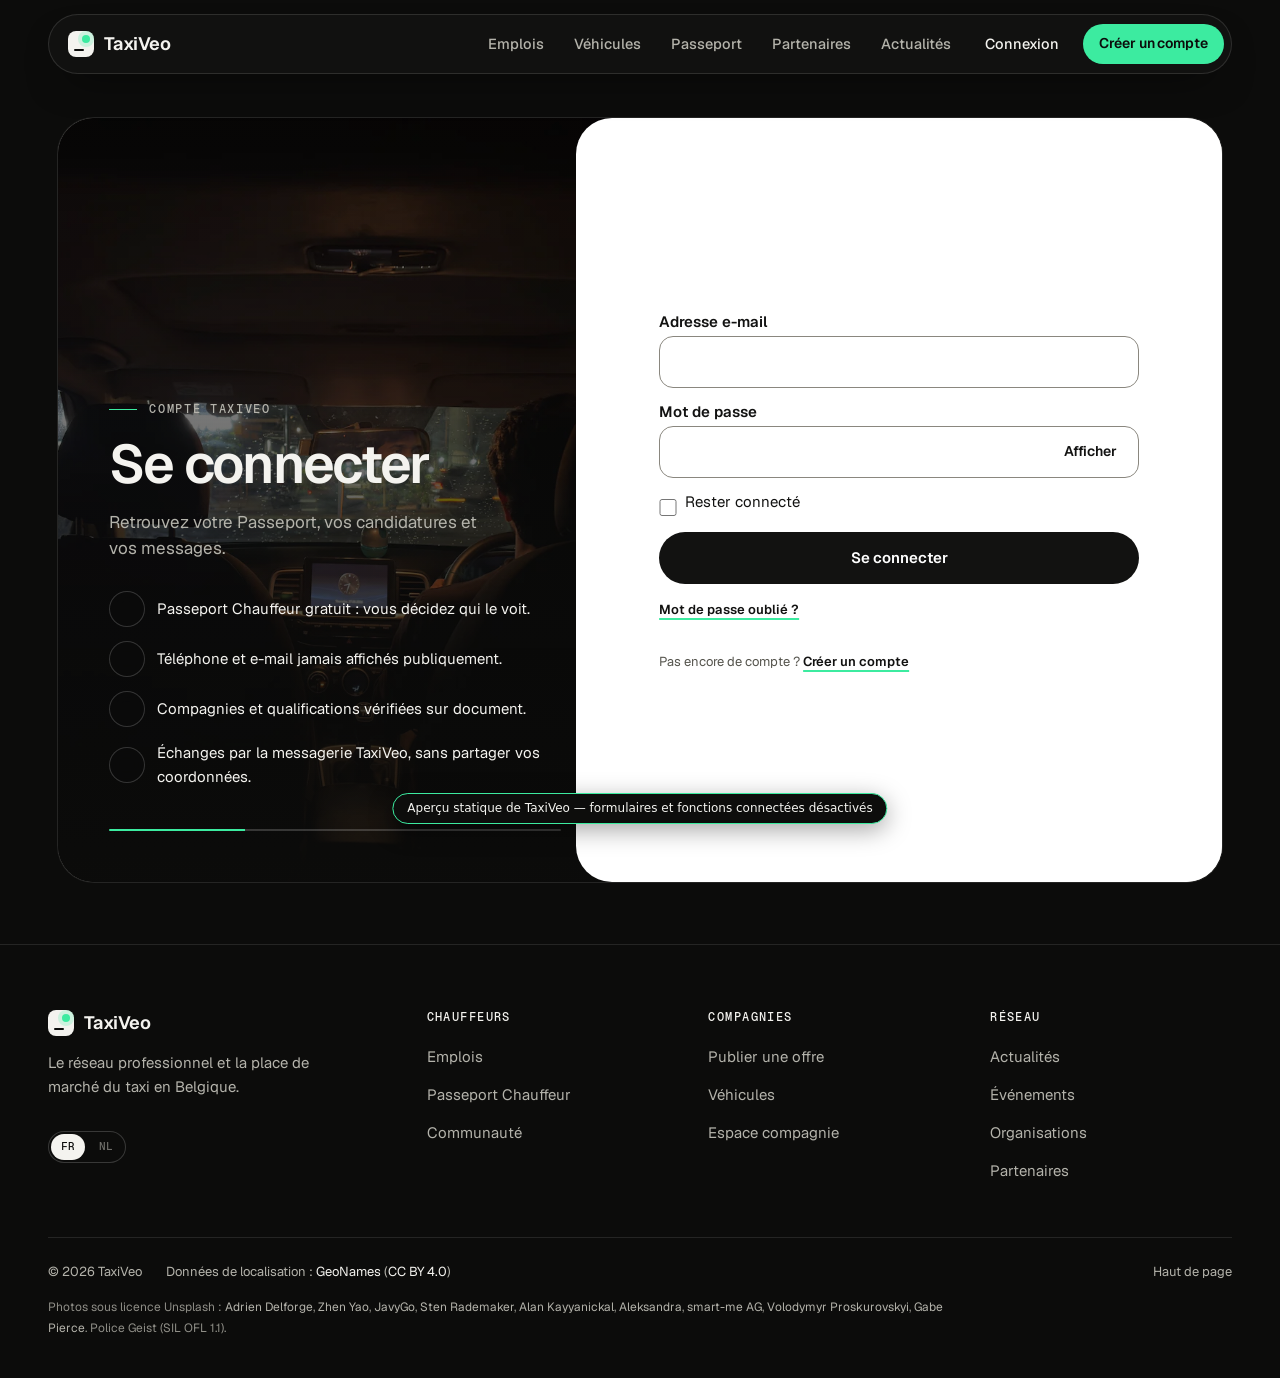
<file: connexion/index.html>
<!doctype html>
<html lang="fr-BE">
<head>
<meta name="robots" content="noindex, nofollow">
	<meta charset="UTF-8">
	<meta name="viewport" content="width=device-width, initial-scale=1, viewport-fit=cover">
	<link rel="profile" href="https://gmpg.org/xfn/11">
	<script>document.documentElement.classList.add('tv-js');</script>
	<title>Connexion &#8211; TaxiVeo</title>

<link rel="preload" href="https://heissam-touzani.github.io/taxiveo-preview/wp-content/themes/taxiveo-theme/assets/fonts/geist/Geist-Variable.woff2" as="font" type="font/woff2" crossorigin>
<link rel="alternate" type="application/rss+xml" title="TaxiVeo &raquo; Flux" href="#" />
<link rel="alternate" type="application/rss+xml" title="TaxiVeo &raquo; Flux des commentaires" href="#" />
<meta name="theme-color" content="#0C0C0B">
<link rel="icon" type="image/svg+xml" href="https://heissam-touzani.github.io/taxiveo-preview/wp-content/themes/taxiveo-theme/assets/img/favicon.svg">
<style id="wp-img-auto-sizes-contain-inline-css">
img:is([sizes=auto i],[sizes^="auto," i]){contain-intrinsic-size:3000px 1500px}
/*# sourceURL=wp-img-auto-sizes-contain-inline-css */
</style>
<link rel='stylesheet' id='taxiveo-tokens-css' href='https://heissam-touzani.github.io/taxiveo-preview/wp-content/themes/taxiveo-theme/assets/css/tokens.css?ver=0.5.0.1793527735' media='all' />
<style id="global-styles-inline-css">
:root{--wp--preset--aspect-ratio--square: 1;--wp--preset--aspect-ratio--4-3: 4/3;--wp--preset--aspect-ratio--3-4: 3/4;--wp--preset--aspect-ratio--3-2: 3/2;--wp--preset--aspect-ratio--2-3: 2/3;--wp--preset--aspect-ratio--16-9: 16/9;--wp--preset--aspect-ratio--9-16: 9/16;--wp--preset--color--black: #000000;--wp--preset--color--cyan-bluish-gray: #abb8c3;--wp--preset--color--white: #ffffff;--wp--preset--color--pale-pink: #f78da7;--wp--preset--color--vivid-red: #cf2e2e;--wp--preset--color--luminous-vivid-orange: #ff6900;--wp--preset--color--luminous-vivid-amber: #fcb900;--wp--preset--color--light-green-cyan: #7bdcb5;--wp--preset--color--vivid-green-cyan: #00d084;--wp--preset--color--pale-cyan-blue: #8ed1fc;--wp--preset--color--vivid-cyan-blue: #0693e3;--wp--preset--color--vivid-purple: #9b51e0;--wp--preset--gradient--vivid-cyan-blue-to-vivid-purple: linear-gradient(135deg,rgb(6,147,227) 0%,rgb(155,81,224) 100%);--wp--preset--gradient--light-green-cyan-to-vivid-green-cyan: linear-gradient(135deg,rgb(122,220,180) 0%,rgb(0,208,130) 100%);--wp--preset--gradient--luminous-vivid-amber-to-luminous-vivid-orange: linear-gradient(135deg,rgb(252,185,0) 0%,rgb(255,105,0) 100%);--wp--preset--gradient--luminous-vivid-orange-to-vivid-red: linear-gradient(135deg,rgb(255,105,0) 0%,rgb(207,46,46) 100%);--wp--preset--gradient--very-light-gray-to-cyan-bluish-gray: linear-gradient(135deg,rgb(238,238,238) 0%,rgb(169,184,195) 100%);--wp--preset--gradient--cool-to-warm-spectrum: linear-gradient(135deg,rgb(74,234,220) 0%,rgb(151,120,209) 20%,rgb(207,42,186) 40%,rgb(238,44,130) 60%,rgb(251,105,98) 80%,rgb(254,248,76) 100%);--wp--preset--gradient--blush-light-purple: linear-gradient(135deg,rgb(255,206,236) 0%,rgb(152,150,240) 100%);--wp--preset--gradient--blush-bordeaux: linear-gradient(135deg,rgb(254,205,165) 0%,rgb(254,45,45) 50%,rgb(107,0,62) 100%);--wp--preset--gradient--luminous-dusk: linear-gradient(135deg,rgb(255,203,112) 0%,rgb(199,81,192) 50%,rgb(65,88,208) 100%);--wp--preset--gradient--pale-ocean: linear-gradient(135deg,rgb(255,245,203) 0%,rgb(182,227,212) 50%,rgb(51,167,181) 100%);--wp--preset--gradient--electric-grass: linear-gradient(135deg,rgb(202,248,128) 0%,rgb(113,206,126) 100%);--wp--preset--gradient--midnight: linear-gradient(135deg,rgb(2,3,129) 0%,rgb(40,116,252) 100%);--wp--preset--font-size--small: 13px;--wp--preset--font-size--medium: 20px;--wp--preset--font-size--large: 36px;--wp--preset--font-size--x-large: 42px;--wp--preset--spacing--20: 0.44rem;--wp--preset--spacing--30: 0.67rem;--wp--preset--spacing--40: 1rem;--wp--preset--spacing--50: 1.5rem;--wp--preset--spacing--60: 2.25rem;--wp--preset--spacing--70: 3.38rem;--wp--preset--spacing--80: 5.06rem;--wp--preset--shadow--natural: 6px 6px 9px rgba(0, 0, 0, 0.2);--wp--preset--shadow--deep: 12px 12px 50px rgba(0, 0, 0, 0.4);--wp--preset--shadow--sharp: 6px 6px 0px rgba(0, 0, 0, 0.2);--wp--preset--shadow--outlined: 6px 6px 0px -3px rgb(255, 255, 255), 6px 6px rgb(0, 0, 0);--wp--preset--shadow--crisp: 6px 6px 0px rgb(0, 0, 0);}.wp-block-button{--wp--preset--dimension--25: 25%;--wp--preset--dimension--50: 50%;--wp--preset--dimension--75: 75%;--wp--preset--dimension--100: 100%;}:root { --wp--style--global--content-size: 800px;--wp--style--global--wide-size: 1200px; }:where(body) { margin: 0; }.wp-site-blocks > .alignleft { float: left; margin-right: 2em; }.wp-site-blocks > .alignright { float: right; margin-left: 2em; }.wp-site-blocks > .aligncenter { justify-content: center; margin-left: auto; margin-right: auto; }:where(.wp-site-blocks) > * { margin-block-start: 24px; margin-block-end: 0; }:where(.wp-site-blocks) > :first-child { margin-block-start: 0; }:where(.wp-site-blocks) > :last-child { margin-block-end: 0; }:root { --wp--style--block-gap: 24px; }:root :where(.is-layout-flow) > :first-child{margin-block-start: 0;}:root :where(.is-layout-flow) > :last-child{margin-block-end: 0;}:root :where(.is-layout-flow) > *{margin-block-start: 24px;margin-block-end: 0;}:root :where(.is-layout-constrained) > :first-child{margin-block-start: 0;}:root :where(.is-layout-constrained) > :last-child{margin-block-end: 0;}:root :where(.is-layout-constrained) > *{margin-block-start: 24px;margin-block-end: 0;}:root :where(.is-layout-flex){gap: 24px;}:root :where(.is-layout-grid){gap: 24px;}.is-layout-flow > .alignleft{float: left;margin-inline-start: 0;margin-inline-end: 2em;}.is-layout-flow > .alignright{float: right;margin-inline-start: 2em;margin-inline-end: 0;}.is-layout-flow > .aligncenter{margin-left: auto !important;margin-right: auto !important;}.is-layout-constrained > .alignleft{float: left;margin-inline-start: 0;margin-inline-end: 2em;}.is-layout-constrained > .alignright{float: right;margin-inline-start: 2em;margin-inline-end: 0;}.is-layout-constrained > .aligncenter{margin-left: auto !important;margin-right: auto !important;}.is-layout-constrained > :where(:not(.alignleft):not(.alignright):not(.alignfull)){max-width: var(--wp--style--global--content-size);margin-left: auto !important;margin-right: auto !important;}.is-layout-constrained > .alignwide{max-width: var(--wp--style--global--wide-size);}body .is-layout-flex{display: flex;}.is-layout-flex{flex-wrap: wrap;align-items: center;}.is-layout-flex > :is(*, div){margin: 0;}body .is-layout-grid{display: grid;}.is-layout-grid > :is(*, div){margin: 0;}body{padding-top: 0px;padding-right: 0px;padding-bottom: 0px;padding-left: 0px;}:root :where(.wp-element-button, .wp-block-button__link){background-color: #32373c;border-width: 0;color: #fff;font-family: inherit;font-size: inherit;font-style: inherit;font-weight: inherit;letter-spacing: inherit;line-height: inherit;padding-top: calc(0.667em + 2px);padding-right: calc(1.333em + 2px);padding-bottom: calc(0.667em + 2px);padding-left: calc(1.333em + 2px);text-decoration: none;text-transform: inherit;}.has-black-color{color: var(--wp--preset--color--black) !important;}.has-cyan-bluish-gray-color{color: var(--wp--preset--color--cyan-bluish-gray) !important;}.has-white-color{color: var(--wp--preset--color--white) !important;}.has-pale-pink-color{color: var(--wp--preset--color--pale-pink) !important;}.has-vivid-red-color{color: var(--wp--preset--color--vivid-red) !important;}.has-luminous-vivid-orange-color{color: var(--wp--preset--color--luminous-vivid-orange) !important;}.has-luminous-vivid-amber-color{color: var(--wp--preset--color--luminous-vivid-amber) !important;}.has-light-green-cyan-color{color: var(--wp--preset--color--light-green-cyan) !important;}.has-vivid-green-cyan-color{color: var(--wp--preset--color--vivid-green-cyan) !important;}.has-pale-cyan-blue-color{color: var(--wp--preset--color--pale-cyan-blue) !important;}.has-vivid-cyan-blue-color{color: var(--wp--preset--color--vivid-cyan-blue) !important;}.has-vivid-purple-color{color: var(--wp--preset--color--vivid-purple) !important;}.has-black-background-color{background-color: var(--wp--preset--color--black) !important;}.has-cyan-bluish-gray-background-color{background-color: var(--wp--preset--color--cyan-bluish-gray) !important;}.has-white-background-color{background-color: var(--wp--preset--color--white) !important;}.has-pale-pink-background-color{background-color: var(--wp--preset--color--pale-pink) !important;}.has-vivid-red-background-color{background-color: var(--wp--preset--color--vivid-red) !important;}.has-luminous-vivid-orange-background-color{background-color: var(--wp--preset--color--luminous-vivid-orange) !important;}.has-luminous-vivid-amber-background-color{background-color: var(--wp--preset--color--luminous-vivid-amber) !important;}.has-light-green-cyan-background-color{background-color: var(--wp--preset--color--light-green-cyan) !important;}.has-vivid-green-cyan-background-color{background-color: var(--wp--preset--color--vivid-green-cyan) !important;}.has-pale-cyan-blue-background-color{background-color: var(--wp--preset--color--pale-cyan-blue) !important;}.has-vivid-cyan-blue-background-color{background-color: var(--wp--preset--color--vivid-cyan-blue) !important;}.has-vivid-purple-background-color{background-color: var(--wp--preset--color--vivid-purple) !important;}.has-black-border-color{border-color: var(--wp--preset--color--black) !important;}.has-cyan-bluish-gray-border-color{border-color: var(--wp--preset--color--cyan-bluish-gray) !important;}.has-white-border-color{border-color: var(--wp--preset--color--white) !important;}.has-pale-pink-border-color{border-color: var(--wp--preset--color--pale-pink) !important;}.has-vivid-red-border-color{border-color: var(--wp--preset--color--vivid-red) !important;}.has-luminous-vivid-orange-border-color{border-color: var(--wp--preset--color--luminous-vivid-orange) !important;}.has-luminous-vivid-amber-border-color{border-color: var(--wp--preset--color--luminous-vivid-amber) !important;}.has-light-green-cyan-border-color{border-color: var(--wp--preset--color--light-green-cyan) !important;}.has-vivid-green-cyan-border-color{border-color: var(--wp--preset--color--vivid-green-cyan) !important;}.has-pale-cyan-blue-border-color{border-color: var(--wp--preset--color--pale-cyan-blue) !important;}.has-vivid-cyan-blue-border-color{border-color: var(--wp--preset--color--vivid-cyan-blue) !important;}.has-vivid-purple-border-color{border-color: var(--wp--preset--color--vivid-purple) !important;}.has-vivid-cyan-blue-to-vivid-purple-gradient-background{background: var(--wp--preset--gradient--vivid-cyan-blue-to-vivid-purple) !important;}.has-light-green-cyan-to-vivid-green-cyan-gradient-background{background: var(--wp--preset--gradient--light-green-cyan-to-vivid-green-cyan) !important;}.has-luminous-vivid-amber-to-luminous-vivid-orange-gradient-background{background: var(--wp--preset--gradient--luminous-vivid-amber-to-luminous-vivid-orange) !important;}.has-luminous-vivid-orange-to-vivid-red-gradient-background{background: var(--wp--preset--gradient--luminous-vivid-orange-to-vivid-red) !important;}.has-very-light-gray-to-cyan-bluish-gray-gradient-background{background: var(--wp--preset--gradient--very-light-gray-to-cyan-bluish-gray) !important;}.has-cool-to-warm-spectrum-gradient-background{background: var(--wp--preset--gradient--cool-to-warm-spectrum) !important;}.has-blush-light-purple-gradient-background{background: var(--wp--preset--gradient--blush-light-purple) !important;}.has-blush-bordeaux-gradient-background{background: var(--wp--preset--gradient--blush-bordeaux) !important;}.has-luminous-dusk-gradient-background{background: var(--wp--preset--gradient--luminous-dusk) !important;}.has-pale-ocean-gradient-background{background: var(--wp--preset--gradient--pale-ocean) !important;}.has-electric-grass-gradient-background{background: var(--wp--preset--gradient--electric-grass) !important;}.has-midnight-gradient-background{background: var(--wp--preset--gradient--midnight) !important;}.has-small-font-size{font-size: var(--wp--preset--font-size--small) !important;}.has-medium-font-size{font-size: var(--wp--preset--font-size--medium) !important;}.has-large-font-size{font-size: var(--wp--preset--font-size--large) !important;}.has-x-large-font-size{font-size: var(--wp--preset--font-size--x-large) !important;}
:root :where(.wp-block-icon svg){width: 24px;}
:root :where(.wp-block-pullquote){font-size: 1.5em;line-height: 1.6;}
/*# sourceURL=global-styles-inline-css */
</style>
<link rel='stylesheet' id='hello-elementor-css' href='https://heissam-touzani.github.io/taxiveo-preview/wp-content/themes/hello-elementor/assets/css/reset.css?ver=3.5.1' media='all' />
<link rel='stylesheet' id='hello-elementor-theme-style-css' href='https://heissam-touzani.github.io/taxiveo-preview/wp-content/themes/hello-elementor/assets/css/theme.css?ver=3.5.1' media='all' />
<link rel='stylesheet' id='elementor-frontend-css' href='https://heissam-touzani.github.io/taxiveo-preview/wp-content/plugins/elementor/assets/css/frontend.min.css?ver=4.3.5' media='all' />
<style id="elementor-frontend-inline-css">
.e-heading-base a, .e-paragraph-base a { all: unset; cursor: pointer; }form[data-element_type="e-form"].form-state-success [data-element_type="e-form-success-message"],form[data-element_type="e-form"].form-state-error [data-element_type="e-form-error-message"]{ display: block; }.elementor-edit-mode [data-element_type="e-form-success-message"]:is(.elementor-element-editable, :has(.elementor-element-editable), :has(> .elementor-empty-view)),.elementor-edit-mode [data-element_type="e-form-error-message"]:is(.elementor-element-editable, :has(.elementor-element-editable), :has(> .elementor-empty-view)){ display: block; }.e-background-video { position: relative; overflow: hidden; }.e-background-video__media { position: absolute; inset: 0; width: 100%; height: 100%; object-fit: cover; pointer-events: none; z-index: 0; }.e-background-video__content { position: relative; z-index: 1; flex: 1 1 auto; }.elementor-edit-mode .e-background-video__content.e-atomic-element:has(> .elementor-empty-view) { display: flex; flex-direction: column; flex: 1 1 auto; min-height: 0; }.elementor-edit-mode .e-background-video__content.e-atomic-element:has(> .elementor-empty-view) > .elementor-empty-view.elementor-empty-view { position: relative; flex: 1 1 auto; min-height: 120px; height: auto; width: 100%; }.elementor-edit-mode .e-background-video__content.e-atomic-element:has(> .elementor-empty-view) > .elementor-empty-view > .elementor-first-add { position: absolute; inset: 0; width: 100%; height: 100%; }.e-background-video__controls { z-index: 2; }.e-background-video__play, .e-background-video__pause { appearance: none; -webkit-appearance: none; }.e-background-video.e-background-video--playing .e-background-video__play { display: none; }.e-background-video.e-background-video--paused .e-background-video__pause { display: none; }.e-background-video:not(.e-background-video--playing):not(.e-background-video--paused) .e-background-video__controls,.e-background-video:not(.e-background-video--playing):not(.e-background-video--paused) .e-background-video__play,.e-background-video:not(.e-background-video--playing):not(.e-background-video--paused) .e-background-video__pause { display: none; }.e-accordion-item-header-base { list-style: none; }.e-accordion-item-header-base::-webkit-details-marker { display: none; }.e-accordion-item-base { interpolate-size: allow-keywords; }.e-accordion-item-base::details-content {block-size: 0; overflow: hidden;transition: block-size .3s ease, content-visibility .3s ease allow-discrete;}.e-accordion-item-base[open]::details-content { block-size: auto; }.e-accordion-item-icon-base.e-accordion-item-icon-base .e-svg-base { width: auto; height: 100%; max-width: 100%; }.e-accordion-item-icon-base.e-accordion-item-icon-base .e-svg-base svg { width: auto !important; }.e-accordion-item-icon-base svg { transition: transform .3s ease; }.e-accordion-item-base[open] > summary .e-accordion-item-icon-base svg { transform: rotate(180deg); }
/*# sourceURL=elementor-frontend-inline-css */
</style>
<link rel='stylesheet' id='elementor-post-5-css' href='https://heissam-touzani.github.io/taxiveo-preview/wp-content/uploads/elementor/css/post-5.css?ver=1793532028' media='all' />
<link rel='stylesheet' id='taxiveo-base-css' href='https://heissam-touzani.github.io/taxiveo-preview/wp-content/themes/taxiveo-theme/assets/css/base.css?ver=0.5.0.1793529095' media='all' />
<link rel='stylesheet' id='taxiveo-chrome-css' href='https://heissam-touzani.github.io/taxiveo-preview/wp-content/themes/taxiveo-theme/assets/css/chrome.css?ver=0.5.0.1793529668' media='all' />
<link rel='stylesheet' id='elementor-post-311-css' href='https://heissam-touzani.github.io/taxiveo-preview/wp-content/uploads/elementor/css/post-311.css?ver=1793532313' media='all' />
<link rel='stylesheet' id='base-desktop-css' href='https://heissam-touzani.github.io/taxiveo-preview/wp-content/uploads/elementor/css/base-desktop.css?ver=6ae7208843a4f' media='all' />
<link rel='stylesheet' id='global-311-frontend-desktop-css' href='https://heissam-touzani.github.io/taxiveo-preview/wp-content/uploads/elementor/css/global-311-frontend-desktop.css?ver=6ae7219950411' media='all' />
<link rel='stylesheet' id='local-311-frontend-desktop-css' href='https://heissam-touzani.github.io/taxiveo-preview/wp-content/uploads/elementor/css/local-311-frontend-desktop.css?ver=6ae7219950bc5' media='all' />
<link rel='stylesheet' id='base-mobile-css' href='https://heissam-touzani.github.io/taxiveo-preview/wp-content/uploads/elementor/css/base-mobile.css?ver=6ae7208843a4f' media='(max-width:767px)' />
<link rel='stylesheet' id='taxiveo-widgets-css' href='https://heissam-touzani.github.io/taxiveo-preview/wp-content/plugins/taxiveo-core/assets/elementor/widgets.css?ver=1793529496' media='all' />
<link rel='stylesheet' id='taxiveo-elementor-spaces-css' href='https://heissam-touzani.github.io/taxiveo-preview/wp-content/plugins/taxiveo-core/assets/elementor/spaces.css?ver=1793532111' media='all' />
<link rel='stylesheet' id='taxiveo-components-css' href='https://heissam-touzani.github.io/taxiveo-preview/wp-content/themes/taxiveo-theme/assets/css/components.css?ver=0.5.0.1793529177' media='all' />
<script data-wp-strategy="defer" defer id="taxiveo-motion-js" src="https://heissam-touzani.github.io/taxiveo-preview/wp-content/themes/taxiveo-theme/assets/js/motion.js?ver=0.5.0.1793532256"></script>
<script data-wp-strategy="defer" defer id="taxiveo-header-js" src="https://heissam-touzani.github.io/taxiveo-preview/wp-content/themes/taxiveo-theme/assets/js/header.js?ver=0.5.0.1793528317"></script>
<script id="jquery-core-js" src="https://heissam-touzani.github.io/taxiveo-preview/wp-includes/js/jquery/jquery.min.js?ver=3.7.1"></script>
<script id="jquery-migrate-js" src="https://heissam-touzani.github.io/taxiveo-preview/wp-includes/js/jquery/jquery-migrate.min.js?ver=3.4.1"></script>
<link rel="canonical" href="https://heissam-touzani.github.io/taxiveo-preview/connexion/" />
<style>
				.e-con.e-parent:nth-of-type(n+4):not(.e-lazyloaded):not(.e-no-lazyload),
				.e-con.e-parent:nth-of-type(n+4):not(.e-lazyloaded):not(.e-no-lazyload) * {
					background-image: none !important;
				}
				@media screen and (max-height: 1024px) {
					.e-con.e-parent:nth-of-type(n+3):not(.e-lazyloaded):not(.e-no-lazyload),
					.e-con.e-parent:nth-of-type(n+3):not(.e-lazyloaded):not(.e-no-lazyload) * {
						background-image: none !important;
					}
				}
				@media screen and (max-height: 640px) {
					.e-con.e-parent:nth-of-type(n+2):not(.e-lazyloaded):not(.e-no-lazyload),
					.e-con.e-parent:nth-of-type(n+2):not(.e-lazyloaded):not(.e-no-lazyload) * {
						background-image: none !important;
					}
				}
			</style>
			</head>
<body class="wp-singular page-template page-template-elementor_header_footer page page-id-311 wp-embed-responsive wp-theme-hello-elementor wp-child-theme-taxiveo-theme tv-has-bottombar hello-elementor-default elementor-default elementor-template-full-width elementor-kit-5 elementor-page elementor-page-311">
<a class="tv-skip" href="#tv-contenu">Aller au contenu</a>
<div class="tv-progress" aria-hidden="true"></div>

<header class="tv-nav is-solid" data-tv-nav>
	<nav class="tv-nav__bar" aria-label="Navigation principale">
		<a class="tv-brand" href="https://heissam-touzani.github.io/taxiveo-preview/" aria-label="TaxiVeo, accueil" rel="home"><span class="tv-brand__mark" aria-hidden="true"><span></span></span><span aria-hidden="true">TaxiVeo</span></a>
		<div class="tv-nav__links"><ul id="menu-navigation-principale" class="tv-menu tv-menu--primary"><li id="menu-item-664" class="menu-item menu-item-type-post_type menu-item-object-page menu-item-664"><a href="https://heissam-touzani.github.io/taxiveo-preview/emplois/">Emplois</a></li>
<li id="menu-item-1255" class="menu-item menu-item-type-post_type menu-item-object-page menu-item-1255"><a href="https://heissam-touzani.github.io/taxiveo-preview/vehicules/">Véhicules</a></li>
<li id="menu-item-665" class="menu-item menu-item-type-post_type menu-item-object-page menu-item-665"><a href="https://heissam-touzani.github.io/taxiveo-preview/passeport-chauffeur/">Passeport</a></li>
<li id="menu-item-2475" class="menu-item menu-item-type-post_type menu-item-object-page menu-item-2475"><a href="https://heissam-touzani.github.io/taxiveo-preview/partenaires/">Partenaires</a></li>
<li id="menu-item-1794" class="menu-item menu-item-type-post_type menu-item-object-page menu-item-1794"><a href="https://heissam-touzani.github.io/taxiveo-preview/actualites/">Actualités</a></li>
</ul></div>
					<a class="tv-nav__login" href="https://heissam-touzani.github.io/taxiveo-preview/connexion/">Connexion</a>
			<a class="tv-btn tv-btn--accent tv-btn--sm tv-nav__cta" href="https://heissam-touzani.github.io/taxiveo-preview/inscription/">Créer un compte</a>
				<button class="tv-nav__toggle" type="button" aria-expanded="false" aria-controls="tv-nav-panel" aria-label="Ouvrir le menu" data-open="Ouvrir le menu" data-close="Fermer le menu" data-tv-nav-toggle>
			<span class="tv-nav__burger" aria-hidden="true"><span></span><span></span></span>
		</button>
	</nav>
	<div class="tv-nav__panel" id="tv-nav-panel" data-tv-nav-panel>
		<nav class="tv-nav__panel-menu" aria-label="Menu mobile">
			<ul id="menu-menu-mobile" class="tv-menu tv-menu--mobile"><li id="menu-item-667" class="menu-item menu-item-type-post_type menu-item-object-page menu-item-home menu-item-667"><a href="https://heissam-touzani.github.io/taxiveo-preview/" style="--i:0"><span>Accueil</span><svg class="tv-icon" aria-hidden="true" focusable="false"><use href="https://heissam-touzani.github.io/taxiveo-preview/wp-content/themes/taxiveo-theme/assets/icons/icons.svg?ver=0.5.0.1793527872#i-arrow-c"></use></svg></a></li>
<li id="menu-item-668" class="menu-item menu-item-type-post_type menu-item-object-page menu-item-668"><a href="https://heissam-touzani.github.io/taxiveo-preview/emplois/" style="--i:1"><span>Emplois</span><svg class="tv-icon" aria-hidden="true" focusable="false"><use href="https://heissam-touzani.github.io/taxiveo-preview/wp-content/themes/taxiveo-theme/assets/icons/icons.svg?ver=0.5.0.1793527872#i-arrow-c"></use></svg></a></li>
<li id="menu-item-1256" class="menu-item menu-item-type-post_type menu-item-object-page menu-item-1256"><a href="https://heissam-touzani.github.io/taxiveo-preview/vehicules/" style="--i:2"><span>Véhicules</span><svg class="tv-icon" aria-hidden="true" focusable="false"><use href="https://heissam-touzani.github.io/taxiveo-preview/wp-content/themes/taxiveo-theme/assets/icons/icons.svg?ver=0.5.0.1793527872#i-arrow-c"></use></svg></a></li>
<li id="menu-item-669" class="menu-item menu-item-type-post_type menu-item-object-page menu-item-669"><a href="https://heissam-touzani.github.io/taxiveo-preview/passeport-chauffeur/" style="--i:3"><span>Passeport Chauffeur</span><svg class="tv-icon" aria-hidden="true" focusable="false"><use href="https://heissam-touzani.github.io/taxiveo-preview/wp-content/themes/taxiveo-theme/assets/icons/icons.svg?ver=0.5.0.1793527872#i-arrow-c"></use></svg></a></li>
<li id="menu-item-2477" class="menu-item menu-item-type-post_type menu-item-object-page menu-item-2477"><a href="https://heissam-touzani.github.io/taxiveo-preview/partenaires/" style="--i:4"><span>Partenaires</span><svg class="tv-icon" aria-hidden="true" focusable="false"><use href="https://heissam-touzani.github.io/taxiveo-preview/wp-content/themes/taxiveo-theme/assets/icons/icons.svg?ver=0.5.0.1793527872#i-arrow-c"></use></svg></a></li>
<li id="menu-item-1796" class="menu-item menu-item-type-post_type menu-item-object-page menu-item-1796"><a href="https://heissam-touzani.github.io/taxiveo-preview/actualites/" style="--i:5"><span>Actualités</span><svg class="tv-icon" aria-hidden="true" focusable="false"><use href="https://heissam-touzani.github.io/taxiveo-preview/wp-content/themes/taxiveo-theme/assets/icons/icons.svg?ver=0.5.0.1793527872#i-arrow-c"></use></svg></a></li>
<li id="menu-item-1797" class="menu-item menu-item-type-post_type menu-item-object-page menu-item-1797"><a href="https://heissam-touzani.github.io/taxiveo-preview/evenements/" style="--i:6"><span>Événements</span><svg class="tv-icon" aria-hidden="true" focusable="false"><use href="https://heissam-touzani.github.io/taxiveo-preview/wp-content/themes/taxiveo-theme/assets/icons/icons.svg?ver=0.5.0.1793527872#i-arrow-c"></use></svg></a></li>
<li id="menu-item-1798" class="menu-item menu-item-type-post_type menu-item-object-page menu-item-1798"><a href="https://heissam-touzani.github.io/taxiveo-preview/organisations/" style="--i:7"><span>Organisations</span><svg class="tv-icon" aria-hidden="true" focusable="false"><use href="https://heissam-touzani.github.io/taxiveo-preview/wp-content/themes/taxiveo-theme/assets/icons/icons.svg?ver=0.5.0.1793527872#i-arrow-c"></use></svg></a></li>
<li id="menu-item-1799" class="menu-item menu-item-type-post_type menu-item-object-page menu-item-1799"><a href="https://heissam-touzani.github.io/taxiveo-preview/communaute/" style="--i:8"><span>Communauté</span><svg class="tv-icon" aria-hidden="true" focusable="false"><use href="https://heissam-touzani.github.io/taxiveo-preview/wp-content/themes/taxiveo-theme/assets/icons/icons.svg?ver=0.5.0.1793527872#i-arrow-c"></use></svg></a></li>
<li id="menu-item-670" class="menu-item menu-item-type-post_type menu-item-object-page menu-item-670"><a href="#" style="--i:9"><span>Mon Passeport</span><svg class="tv-icon" aria-hidden="true" focusable="false"><use href="https://heissam-touzani.github.io/taxiveo-preview/wp-content/themes/taxiveo-theme/assets/icons/icons.svg?ver=0.5.0.1793527872#i-arrow-c"></use></svg></a></li>
<li id="menu-item-671" class="menu-item menu-item-type-post_type menu-item-object-page menu-item-671"><a href="#" style="--i:10"><span>Mes candidatures</span><svg class="tv-icon" aria-hidden="true" focusable="false"><use href="https://heissam-touzani.github.io/taxiveo-preview/wp-content/themes/taxiveo-theme/assets/icons/icons.svg?ver=0.5.0.1793527872#i-arrow-c"></use></svg></a></li>
<li id="menu-item-1257" class="menu-item menu-item-type-post_type menu-item-object-page menu-item-1257"><a href="#" style="--i:11"><span>Mes annonces</span><svg class="tv-icon" aria-hidden="true" focusable="false"><use href="https://heissam-touzani.github.io/taxiveo-preview/wp-content/themes/taxiveo-theme/assets/icons/icons.svg?ver=0.5.0.1793527872#i-arrow-c"></use></svg></a></li>
<li id="menu-item-1258" class="menu-item menu-item-type-post_type menu-item-object-page menu-item-1258"><a href="#" style="--i:12"><span>Mes favoris</span><svg class="tv-icon" aria-hidden="true" focusable="false"><use href="https://heissam-touzani.github.io/taxiveo-preview/wp-content/themes/taxiveo-theme/assets/icons/icons.svg?ver=0.5.0.1793527872#i-arrow-c"></use></svg></a></li>
<li id="menu-item-672" class="menu-item menu-item-type-post_type menu-item-object-page menu-item-672"><a href="#" style="--i:13"><span>Espace Compagnie</span><svg class="tv-icon" aria-hidden="true" focusable="false"><use href="https://heissam-touzani.github.io/taxiveo-preview/wp-content/themes/taxiveo-theme/assets/icons/icons.svg?ver=0.5.0.1793527872#i-arrow-c"></use></svg></a></li>
<li id="menu-item-1800" class="menu-item menu-item-type-post_type menu-item-object-page menu-item-1800"><a href="#" style="--i:14"><span>Publier une actualité</span><svg class="tv-icon" aria-hidden="true" focusable="false"><use href="https://heissam-touzani.github.io/taxiveo-preview/wp-content/themes/taxiveo-theme/assets/icons/icons.svg?ver=0.5.0.1793527872#i-arrow-c"></use></svg></a></li>
<li id="menu-item-673" class="menu-item menu-item-type-post_type menu-item-object-page menu-item-673"><a href="#" style="--i:15"><span>Mon compte</span><svg class="tv-icon" aria-hidden="true" focusable="false"><use href="https://heissam-touzani.github.io/taxiveo-preview/wp-content/themes/taxiveo-theme/assets/icons/icons.svg?ver=0.5.0.1793527872#i-arrow-c"></use></svg></a></li>
<li id="menu-item-674" class="menu-item menu-item-type-post_type menu-item-object-page current-menu-item page_item page-item-311 current_page_item menu-item-674"><a href="https://heissam-touzani.github.io/taxiveo-preview/connexion/" aria-current="page" style="--i:16"><span>Connexion</span><svg class="tv-icon" aria-hidden="true" focusable="false"><use href="https://heissam-touzani.github.io/taxiveo-preview/wp-content/themes/taxiveo-theme/assets/icons/icons.svg?ver=0.5.0.1793527872#i-arrow-c"></use></svg></a></li>
<li id="menu-item-675" class="menu-item menu-item-type-post_type menu-item-object-page menu-item-675"><a href="https://heissam-touzani.github.io/taxiveo-preview/inscription/" style="--i:17"><span>Inscription</span><svg class="tv-icon" aria-hidden="true" focusable="false"><use href="https://heissam-touzani.github.io/taxiveo-preview/wp-content/themes/taxiveo-theme/assets/icons/icons.svg?ver=0.5.0.1793527872#i-arrow-c"></use></svg></a></li>
</ul>		</nav>
		<div class="tv-nav__panel-actions">
							<a class="tv-btn tv-btn--on-night" href="https://heissam-touzani.github.io/taxiveo-preview/connexion/">Connexion</a>
				<a class="tv-btn tv-btn--accent" href="https://heissam-touzani.github.io/taxiveo-preview/inscription/">Créer un compte</a>
					</div>
		<div class="tv-nav__panel-lang"><p class="tv-lang" role="group" aria-labelledby="tv-lang-panel"><span class="tv-sr" id="tv-lang-panel">Langue</span><span lang="fr" aria-current="true">FR<span class="tv-sr"> (langue actuelle)</span></span><span aria-hidden="true">/</span><span lang="nl" aria-disabled="true" title="Version néerlandaise bientôt disponible">NL<span class="tv-sr"> (bientôt disponible)</span></span></p></div>
	</div>
</header>
	<div class="tv-nav-spacer" aria-hidden="true"></div>

<div id="tv-contenu" class="tv-skip-target" tabindex="-1"></div>
		<div data-elementor-type="wp-page" data-elementor-id="311" class="elementor elementor-311">
				<section class="elementor-element elementor-element-32c5fefb e-con e-atomic-element e-div-block-base e-default-section tv-section tv-sp-authpage " data-id="32c5fefb" data-element_type="e-div-block" data-e-type="e-div-block" data-interaction-id="32c5fefb">
    <div class="elementor-element elementor-element-26a04b5f e-con e-atomic-element e-div-block-base e-default-div tv-container e-5d57d3a2-298b tv-sp-authbox " data-id="26a04b5f" data-element_type="e-div-block" data-e-type="e-div-block" data-interaction-id="26a04b5f">
    		<div class="elementor-element elementor-element-1867535 elementor-widget elementor-widget-shortcode" data-id="1867535" data-element_type="widget" data-e-type="widget" data-widget_type="shortcode.default">
							<div class="elementor-shortcode"><div class="tv-account tv-sp-auth tv-sp-auth--login"><aside class="tv-sp-auth__brand" aria-labelledby="tv-auth-title"><div class="tv-sp-auth__brandin"><p class="tv-sp-auth__kicker">Compte TaxiVeo</p><h1 class="tv-sp-auth__title" id="tv-auth-title">Se connecter</h1><p class="tv-sp-auth__lead">Retrouvez votre Passeport, vos candidatures et vos messages.</p><ul class="tv-sp-auth__points"><li><span aria-hidden="true"><svg class="tv-icon" aria-hidden="true" focusable="false"><use href="https://heissam-touzani.github.io/taxiveo-preview/wp-content/themes/taxiveo-theme/assets/icons/icons.svg?ver=0.5.0.1793527872#i-idcard"></use></svg></span>Passeport Chauffeur gratuit : vous décidez qui le voit.</li><li><span aria-hidden="true"><svg class="tv-icon" aria-hidden="true" focusable="false"><use href="https://heissam-touzani.github.io/taxiveo-preview/wp-content/themes/taxiveo-theme/assets/icons/icons.svg?ver=0.5.0.1793527872#i-lock"></use></svg></span>Téléphone et e-mail jamais affichés publiquement.</li><li><span aria-hidden="true"><svg class="tv-icon" aria-hidden="true" focusable="false"><use href="https://heissam-touzani.github.io/taxiveo-preview/wp-content/themes/taxiveo-theme/assets/icons/icons.svg?ver=0.5.0.1793527872#i-verified"></use></svg></span>Compagnies et qualifications vérifiées sur document.</li><li><span aria-hidden="true"><svg class="tv-icon" aria-hidden="true" focusable="false"><use href="https://heissam-touzani.github.io/taxiveo-preview/wp-content/themes/taxiveo-theme/assets/icons/icons.svg?ver=0.5.0.1793527872#i-chat"></use></svg></span>Échanges par la messagerie TaxiVeo, sans partager vos coordonnées.</li></ul></div><div class="tv-sp-auth__route" aria-hidden="true"></div></aside><div class="tv-sp-auth__main"><div class="tv-sp-auth__inner"><form class="tv-account__form" method="post" action="" novalidate aria-labelledby="tv-account-login-title"><h2 class="tv-account__title" id="tv-account-login-title">Se connecter</h2><input type="hidden" name="tv_account_action" value="login"><input type="hidden" id="_tv_nonce" name="_tv_nonce" value="" /><div class="tv-field"><label class="tv-label" for="tv-log">Adresse e-mail</label><input class="tv-input" id="tv-log" name="log" type="email" value="" autocomplete="username" required="required"></div><div class="tv-field"><label class="tv-label" for="tv-pwd">Mot de passe</label><input class="tv-input" id="tv-pwd" name="pwd" type="password" value="" autocomplete="current-password" required="required" data-tv-password="toggle"></div><div class="tv-field tv-account__check"><input type="checkbox" id="tv-remember" name="remember" value="1"> <label for="tv-remember">Rester connecté</label></div><button type="submit" class="tv-btn tv-btn--primary tv-btn--block">Se connecter</button><p class="tv-help"><a href="#">Mot de passe oublié ?</a></p><p class="tv-help">Pas encore de compte ? <a href="https://heissam-touzani.github.io/taxiveo-preview/inscription/">Créer un compte</a></p></form></div></div></div></div>
						</div>
		
</div>

</section>
		</div>
		<footer class="tv-footer">
	<div class="tv-container">
		<div class="tv-footer__grid">
			<div class="tv-footer__brand">
				<a class="tv-brand" href="https://heissam-touzani.github.io/taxiveo-preview/" rel="home"><span class="tv-brand__mark" aria-hidden="true"><span></span></span>TaxiVeo</a>
				<p>Le réseau professionnel et la place de marché du taxi en Belgique.</p>
				<p class="tv-lang" role="group" aria-labelledby="tv-lang-footer"><span class="tv-sr" id="tv-lang-footer">Langue</span><span lang="fr" aria-current="true">FR<span class="tv-sr"> (langue actuelle)</span></span><span aria-hidden="true">/</span><span lang="nl" aria-disabled="true" title="Version néerlandaise bientôt disponible">NL<span class="tv-sr"> (bientôt disponible)</span></span></p>			</div>
							<nav class="tv-footer__col" aria-labelledby="tv-footer-1-title">
					<h2 class="tv-footer__title" id="tv-footer-1-title">Chauffeurs</h2>
					<ul id="menu-chauffeurs" class="tv-menu tv-menu--footer-1"><li id="menu-item-683" class="menu-item menu-item-type-post_type menu-item-object-page menu-item-683"><a href="https://heissam-touzani.github.io/taxiveo-preview/emplois/">Emplois</a></li>
<li id="menu-item-681" class="menu-item menu-item-type-post_type menu-item-object-page menu-item-681"><a href="https://heissam-touzani.github.io/taxiveo-preview/passeport-chauffeur/">Passeport Chauffeur</a></li>
<li id="menu-item-1804" class="menu-item menu-item-type-post_type menu-item-object-page menu-item-1804"><a href="https://heissam-touzani.github.io/taxiveo-preview/communaute/">Communauté</a></li>
</ul>				</nav>
							<nav class="tv-footer__col" aria-labelledby="tv-footer-2-title">
					<h2 class="tv-footer__title" id="tv-footer-2-title">Compagnies</h2>
					<ul id="menu-compagnies" class="tv-menu tv-menu--footer-2"><li id="menu-item-687" class="menu-item menu-item-type-post_type menu-item-object-page menu-item-687"><a href="#">Publier une offre</a></li>
<li id="menu-item-1259" class="menu-item menu-item-type-post_type menu-item-object-page menu-item-1259"><a href="https://heissam-touzani.github.io/taxiveo-preview/vehicules/">Véhicules</a></li>
<li id="menu-item-685" class="menu-item menu-item-type-post_type menu-item-object-page menu-item-685"><a href="#">Espace compagnie</a></li>
</ul>				</nav>
							<nav class="tv-footer__col" aria-labelledby="tv-footer-3-title">
					<h2 class="tv-footer__title" id="tv-footer-3-title">Réseau</h2>
					<ul id="menu-compte" class="tv-menu tv-menu--footer-3"><li id="menu-item-2478" class="menu-item menu-item-type-post_type menu-item-object-page menu-item-2478"><a href="https://heissam-touzani.github.io/taxiveo-preview/actualites/">Actualités</a></li>
<li id="menu-item-2479" class="menu-item menu-item-type-post_type menu-item-object-page menu-item-2479"><a href="https://heissam-touzani.github.io/taxiveo-preview/evenements/">Événements</a></li>
<li id="menu-item-2480" class="menu-item menu-item-type-post_type menu-item-object-page menu-item-2480"><a href="https://heissam-touzani.github.io/taxiveo-preview/organisations/">Organisations</a></li>
<li id="menu-item-2481" class="menu-item menu-item-type-post_type menu-item-object-page menu-item-2481"><a href="https://heissam-touzani.github.io/taxiveo-preview/partenaires/">Partenaires</a></li>
</ul>				</nav>
					</div>
		<div class="tv-footer__bottom">
			<p class="tv-footer__legal">
				<span>
					© 2026 TaxiVeo				</span>
				<span>
					Données de localisation : <a href="https://www.geonames.org/" rel="noopener">GeoNames</a> (<a href="https://creativecommons.org/licenses/by/4.0/deed.fr" rel="noopener license">CC BY 4.0</a>)				</span>
				<a class="tv-footer__top" href="#tv-contenu">Haut de page</a>
			</p>
			<p class="tv-footer__credits">
				Photos sous licence Unsplash :									<a href="https://unsplash.com/photos/voitures-sur-la-route-pendant-la-nuit--heeB4Shku0" rel="noopener">Adrien Delforge</a>, 									<a href="https://unsplash.com/photos/chauffeur-de-taxi-dans-la-circulation-avec-un-train-flou-qui-passe-lWLnobA0cow" rel="noopener">Zhen Yao</a>, 									<a href="https://unsplash.com/photos/taxi-blanc-et-noir-sur-la-route-pendant-la-nuit-mnItwT1ogBM" rel="noopener">JavyGo</a>, 									<a href="https://unsplash.com/photos/mecanicien-travaillant-sur-un-moteur-de-voiture-UZUzvJEvKnI" rel="noopener">Sten Rademaker</a>, 									<a href="https://unsplash.com/photos/personne-conduisant-une-voiture-sur-une-rue-pluvieuse-Lr_WryjSUyQ" rel="noopener">Alan Kayyanickal</a>, 									<a href="https://unsplash.com/photos/une-voiture-garee-devant-un-immeuble-la-nuit-g4dDsHW4otc" rel="noopener">Aleksandra</a>, 									<a href="https://unsplash.com/fr/photos/voiture-electrique-blanche-en-charge-a-une-station-WZz3bISfJa8" rel="noopener">smart-me AG</a>, 									<a href="https://unsplash.com/fr/photos/homme-conduisant-une-voiture-t6sIyh2swzQ" rel="noopener">Volodymyr Proskurovskyi</a>, 									<a href="https://unsplash.com/photos/personne-conduisant-une-voiture-pendant-la-nuit--UAmLjpbFis" rel="noopener">Gabe Pierce</a>.								Police Geist (SIL OFL 1.1).			</p>
		</div>
	</div>
</footer>

<nav class="tv-tabbar" aria-label="Navigation rapide">
	<ul id="menu-barre-inferieure-mobile" class="tv-menu tv-menu--bottombar"><li id="menu-item-676" class="tv-icon-home menu-item menu-item-type-post_type menu-item-object-page menu-item-home menu-item-676"><a href="https://heissam-touzani.github.io/taxiveo-preview/"><svg class="tv-icon" aria-hidden="true" focusable="false"><use href="https://heissam-touzani.github.io/taxiveo-preview/wp-content/themes/taxiveo-theme/assets/icons/icons.svg?ver=0.5.0.1793527872#i-home"></use></svg><span>Accueil</span></a></li>
<li id="menu-item-677" class="tv-icon-briefcase menu-item menu-item-type-post_type menu-item-object-page menu-item-677"><a href="https://heissam-touzani.github.io/taxiveo-preview/emplois/"><svg class="tv-icon" aria-hidden="true" focusable="false"><use href="https://heissam-touzani.github.io/taxiveo-preview/wp-content/themes/taxiveo-theme/assets/icons/icons.svg?ver=0.5.0.1793527872#i-briefcase"></use></svg><span>Emplois</span></a></li>
<li id="menu-item-2476" class="tv-icon-car menu-item menu-item-type-post_type menu-item-object-page menu-item-2476"><a href="https://heissam-touzani.github.io/taxiveo-preview/vehicules/"><svg class="tv-icon" aria-hidden="true" focusable="false"><use href="https://heissam-touzani.github.io/taxiveo-preview/wp-content/themes/taxiveo-theme/assets/icons/icons.svg?ver=0.5.0.1793527872#i-car"></use></svg><span>Véhicules</span></a></li>
<li id="menu-item-678" class="tv-icon-idcard menu-item menu-item-type-post_type menu-item-object-page menu-item-678"><a href="#"><svg class="tv-icon" aria-hidden="true" focusable="false"><use href="https://heissam-touzani.github.io/taxiveo-preview/wp-content/themes/taxiveo-theme/assets/icons/icons.svg?ver=0.5.0.1793527872#i-idcard"></use></svg><span>Passeport</span></a></li>
<li id="menu-item-680" class="tv-icon-user menu-item menu-item-type-post_type menu-item-object-page menu-item-680"><a href="#"><svg class="tv-icon" aria-hidden="true" focusable="false"><use href="https://heissam-touzani.github.io/taxiveo-preview/wp-content/themes/taxiveo-theme/assets/icons/icons.svg?ver=0.5.0.1793527872#i-user"></use></svg><span>Compte</span></a></li>
</ul></nav>

<script>
				( () => {
					const lazyloadRunObserver = () => {
						const lazyloadBackgrounds = document.querySelectorAll( `.e-con.e-parent:not(.e-lazyloaded)` );
						const lazyloadBackgroundObserver = new IntersectionObserver( ( entries ) => {
							entries.forEach( ( entry ) => {
								if ( entry.isIntersecting ) {
									let lazyloadBackground = entry.target;
									if( lazyloadBackground ) {
										lazyloadBackground.classList.add( 'e-lazyloaded' );
									}
									lazyloadBackgroundObserver.unobserve( entry.target );
								}
							});
						}, { rootMargin: '200px 0px 200px 0px' } );
						lazyloadBackgrounds.forEach( ( lazyloadBackground ) => {
							lazyloadBackgroundObserver.observe( lazyloadBackground );
						} );
					};
					const events = [
						'DOMContentLoaded',
						'elementor/lazyload/observe',
					];
					events.forEach( ( event ) => {
						document.addEventListener( event, lazyloadRunObserver );
					} );
				} )();
			</script>
			<link rel='stylesheet' id='taxiveo-account-css' href='https://heissam-touzani.github.io/taxiveo-preview/wp-content/plugins/taxiveo-core/assets/account/account.css?ver=0.1.0' media='all' />
<script id="elementor-webpack-runtime-js" src="https://heissam-touzani.github.io/taxiveo-preview/wp-content/plugins/elementor/assets/js/webpack.runtime.min.js?ver=4.3.5"></script>
<script id="elementor-frontend-modules-js" src="https://heissam-touzani.github.io/taxiveo-preview/wp-content/plugins/elementor/assets/js/frontend-modules.min.js?ver=4.3.5"></script>
<script id="jquery-ui-core-js-before">
jQuery.uiBackCompat = true;
//# sourceURL=jquery-ui-core-js-before
</script>
<script id="jquery-ui-core-js" src="https://heissam-touzani.github.io/taxiveo-preview/wp-includes/js/jquery/ui/core.min.js?ver=1.14.2"></script>
<script id="elementor-frontend-js-before">
var elementorFrontendConfig = {"environmentMode":{"edit":false,"wpPreview":false,"isScriptDebug":false},"i18n":{"shareOnFacebook":"Partager sur Facebook","shareOnX":"Share on X","pinIt":"L\u2019\u00e9pingler","download":"T\u00e9l\u00e9charger","downloadImage":"T\u00e9l\u00e9charger une image","fullscreen":"Plein \u00e9cran","zoom":"Zoom","share":"Partager","playVideo":"Lire la vid\u00e9o","previous":"Pr\u00e9c\u00e9dent","next":"Suivant","close":"Fermer","a11yCarouselPrevSlideMessage":"Previous slide","a11yCarouselNextSlideMessage":"Next slide","a11yCarouselFirstSlideMessage":"This is the first slide","a11yCarouselLastSlideMessage":"This is the last slide","a11yCarouselPaginationBulletMessage":"Go to slide"},"is_rtl":false,"breakpoints":{"xs":0,"sm":480,"md":768,"lg":1025,"xl":1440,"xxl":1600},"responsive":{"breakpoints":{"mobile":{"label":"Mobile Portrait","value":767,"default_value":767,"direction":"max","is_enabled":true},"mobile_extra":{"label":"Mobile Landscape","value":880,"default_value":880,"direction":"max","is_enabled":false},"tablet":{"label":"Tablet Portrait","value":1024,"default_value":1024,"direction":"max","is_enabled":true},"tablet_extra":{"label":"Tablet Landscape","value":1200,"default_value":1200,"direction":"max","is_enabled":false},"laptop":{"label":"Laptop","value":1366,"default_value":1366,"direction":"max","is_enabled":false},"widescreen":{"label":"Widescreen","value":2400,"default_value":2400,"direction":"min","is_enabled":false}},"hasCustomBreakpoints":false},"version":"4.3.5","is_static":false,"experimentalFeatures":{"e_font_icon_svg":true,"additional_custom_breakpoints":true,"container":true,"e_optimized_markup":true,"hello-theme-header-footer":true,"nested-elements":true,"e_atomic_elements":true,"e_opt_in_v4":true,"import-export-customization":true},"urls":{"assets":"https:\/\/heissam-touzani.github.io\/taxiveo-preview\/wp-content\/plugins\/elementor\/assets\/","ajaxurl":"#","uploadUrl":"https:\/\/heissam-touzani.github.io\/taxiveo-preview\/wp-content\/uploads"},"nonces":{"floatingButtonsClickTracking":"adba52288a","atomicFormsSendForm":"543058fa18"},"swiperClass":"swiper","settings":{"page":[],"editorPreferences":[]},"kit":{"body_background_background":"classic","active_breakpoints":["viewport_mobile","viewport_tablet"],"global_image_lightbox":"yes","lightbox_enable_counter":"yes","lightbox_enable_fullscreen":"yes","lightbox_enable_zoom":"yes","lightbox_enable_share":"yes","lightbox_title_src":"title","lightbox_description_src":"description"},"post":{"id":311,"title":"Connexion%20%E2%80%93%20TaxiVeo","excerpt":"","featuredImage":false}};
//# sourceURL=elementor-frontend-js-before
</script>
<script id="elementor-frontend-js" src="https://heissam-touzani.github.io/taxiveo-preview/wp-content/plugins/elementor/assets/js/frontend.min.js?ver=4.3.5"></script>
<script id="taxiveo-account-js-extra">
var taxiveoAccount = {"minLength":"12","i18n":{"show":"Afficher","hide":"Masquer","weak":"Faible","medium":"Moyen","strong":"Solide"}};
//# sourceURL=taxiveo-account-js-extra
</script>
<script data-wp-strategy="defer" defer id="taxiveo-account-js" src="https://heissam-touzani.github.io/taxiveo-preview/wp-content/plugins/taxiveo-core/assets/account/account.js?ver=0.1.0"></script>

<div id="tv-static-note" style="position:fixed;left:50%;bottom:76px;transform:translateX(-50%);z-index:99999;background:#0D0D0C;color:#F3F3EF;border:1px solid #3CEBA0;border-radius:999px;padding:6px 14px;font:500 12px/1.4 system-ui,sans-serif;box-shadow:0 6px 24px rgba(0,0,0,.35);pointer-events:none">Aperçu statique de TaxiVeo — formulaires et fonctions connectées désactivés</div>
<script>document.addEventListener('submit',function(e){e.preventDefault();alert('Aperçu statique : l\'envoi est désactivé.');},true);</script>
</body>
</html>
</file>
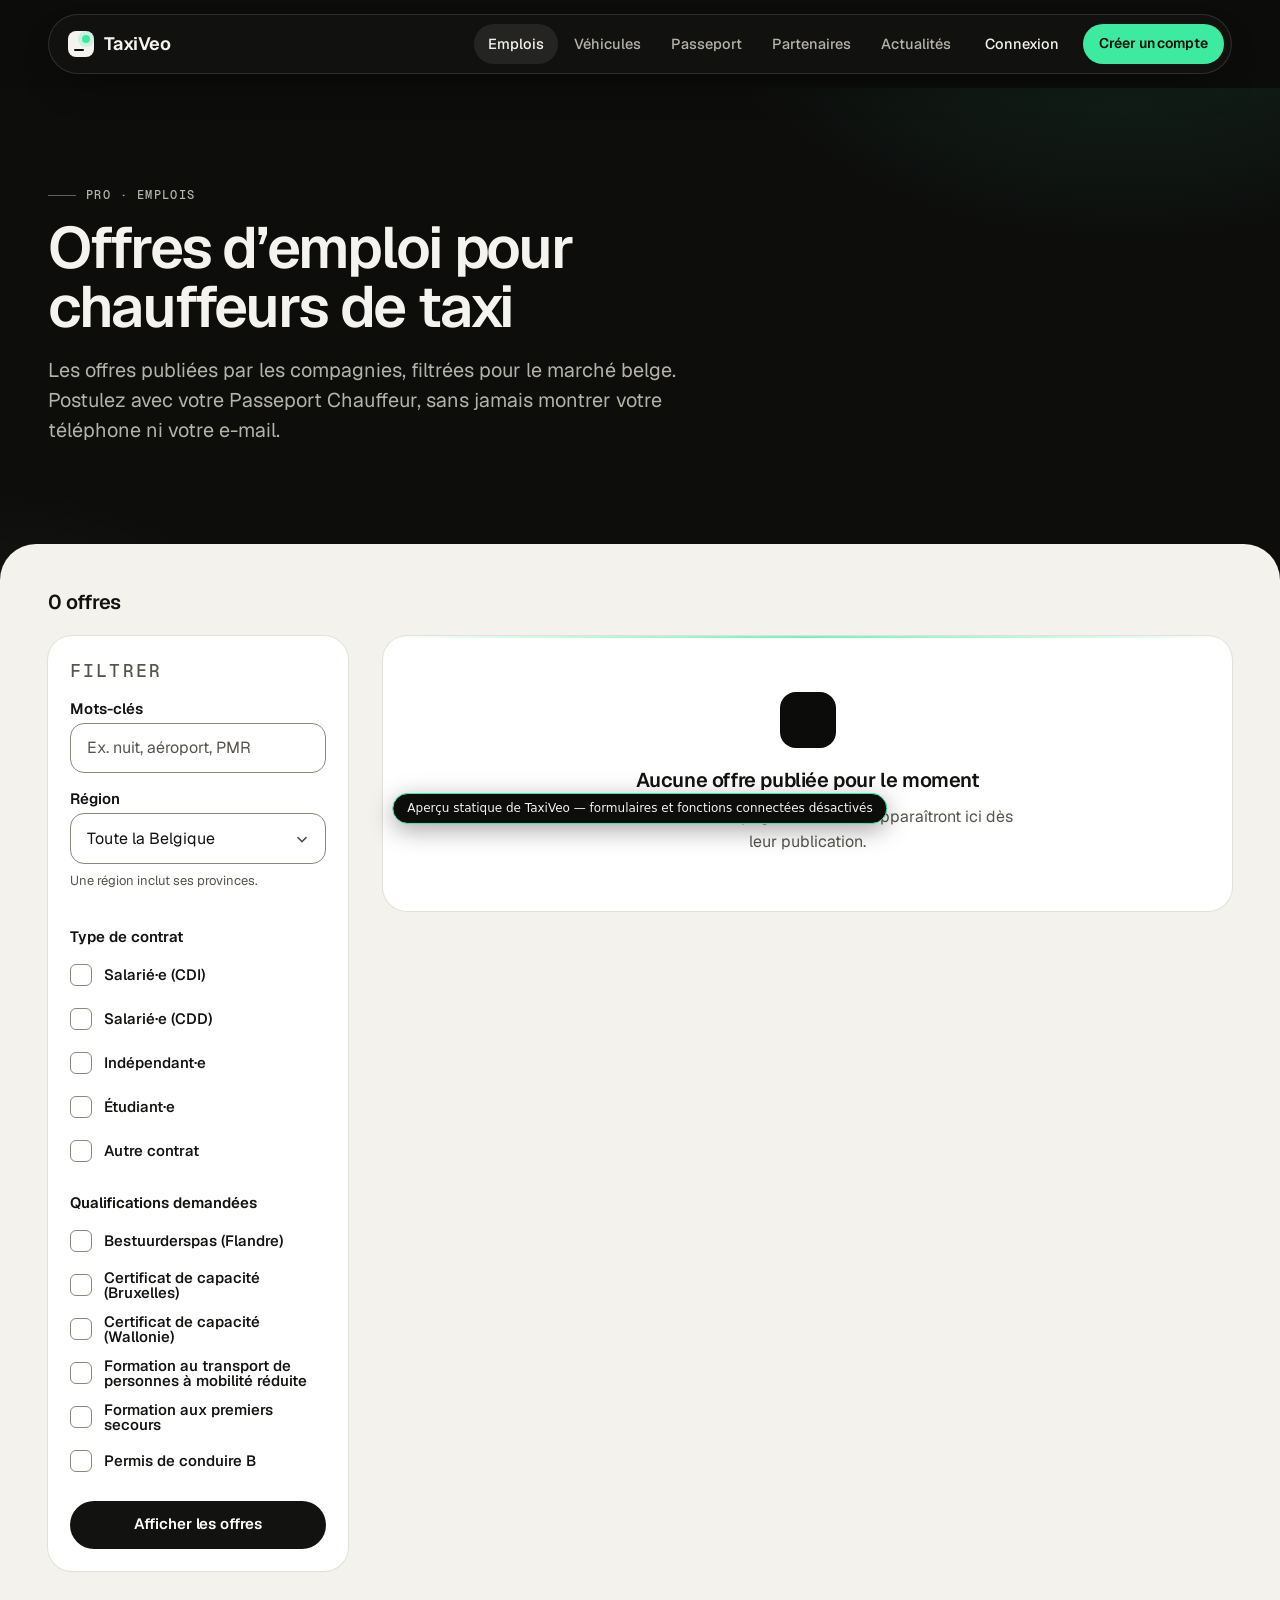
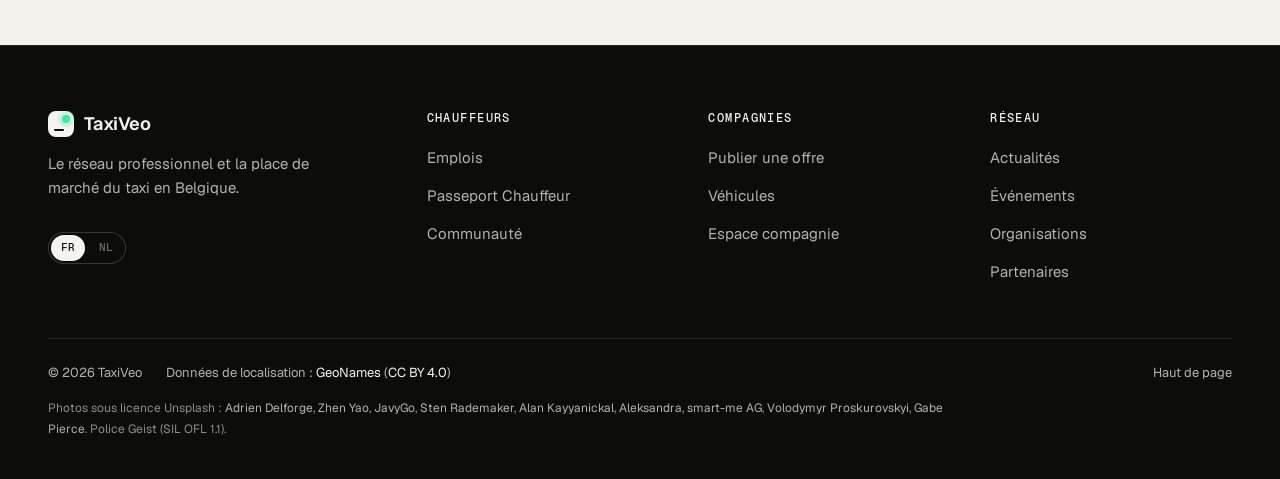
<file: emplois/index.html>
<!doctype html>
<html lang="fr-BE">
<head>
<meta name="robots" content="noindex, nofollow">
	<meta charset="UTF-8">
	<meta name="viewport" content="width=device-width, initial-scale=1, viewport-fit=cover">
	<link rel="profile" href="https://gmpg.org/xfn/11">
	<script>document.documentElement.classList.add('tv-js');</script>
	<title>Emplois &#8211; TaxiVeo</title>

<link rel="preload" href="https://heissam-touzani.github.io/taxiveo-preview/wp-content/themes/taxiveo-theme/assets/fonts/geist/Geist-Variable.woff2" as="font" type="font/woff2" crossorigin>
<link rel="alternate" type="application/rss+xml" title="TaxiVeo &raquo; Flux" href="#" />
<link rel="alternate" type="application/rss+xml" title="TaxiVeo &raquo; Flux des commentaires" href="#" />
<meta name="theme-color" content="#0C0C0B">
<link rel="icon" type="image/svg+xml" href="https://heissam-touzani.github.io/taxiveo-preview/wp-content/themes/taxiveo-theme/assets/img/favicon.svg">
<style id="wp-img-auto-sizes-contain-inline-css">
img:is([sizes=auto i],[sizes^="auto," i]){contain-intrinsic-size:3000px 1500px}
/*# sourceURL=wp-img-auto-sizes-contain-inline-css */
</style>
<link rel='stylesheet' id='taxiveo-tokens-css' href='https://heissam-touzani.github.io/taxiveo-preview/wp-content/themes/taxiveo-theme/assets/css/tokens.css?ver=0.5.0.1793527735' media='all' />
<style id="global-styles-inline-css">
:root{--wp--preset--aspect-ratio--square: 1;--wp--preset--aspect-ratio--4-3: 4/3;--wp--preset--aspect-ratio--3-4: 3/4;--wp--preset--aspect-ratio--3-2: 3/2;--wp--preset--aspect-ratio--2-3: 2/3;--wp--preset--aspect-ratio--16-9: 16/9;--wp--preset--aspect-ratio--9-16: 9/16;--wp--preset--color--black: #000000;--wp--preset--color--cyan-bluish-gray: #abb8c3;--wp--preset--color--white: #ffffff;--wp--preset--color--pale-pink: #f78da7;--wp--preset--color--vivid-red: #cf2e2e;--wp--preset--color--luminous-vivid-orange: #ff6900;--wp--preset--color--luminous-vivid-amber: #fcb900;--wp--preset--color--light-green-cyan: #7bdcb5;--wp--preset--color--vivid-green-cyan: #00d084;--wp--preset--color--pale-cyan-blue: #8ed1fc;--wp--preset--color--vivid-cyan-blue: #0693e3;--wp--preset--color--vivid-purple: #9b51e0;--wp--preset--gradient--vivid-cyan-blue-to-vivid-purple: linear-gradient(135deg,rgb(6,147,227) 0%,rgb(155,81,224) 100%);--wp--preset--gradient--light-green-cyan-to-vivid-green-cyan: linear-gradient(135deg,rgb(122,220,180) 0%,rgb(0,208,130) 100%);--wp--preset--gradient--luminous-vivid-amber-to-luminous-vivid-orange: linear-gradient(135deg,rgb(252,185,0) 0%,rgb(255,105,0) 100%);--wp--preset--gradient--luminous-vivid-orange-to-vivid-red: linear-gradient(135deg,rgb(255,105,0) 0%,rgb(207,46,46) 100%);--wp--preset--gradient--very-light-gray-to-cyan-bluish-gray: linear-gradient(135deg,rgb(238,238,238) 0%,rgb(169,184,195) 100%);--wp--preset--gradient--cool-to-warm-spectrum: linear-gradient(135deg,rgb(74,234,220) 0%,rgb(151,120,209) 20%,rgb(207,42,186) 40%,rgb(238,44,130) 60%,rgb(251,105,98) 80%,rgb(254,248,76) 100%);--wp--preset--gradient--blush-light-purple: linear-gradient(135deg,rgb(255,206,236) 0%,rgb(152,150,240) 100%);--wp--preset--gradient--blush-bordeaux: linear-gradient(135deg,rgb(254,205,165) 0%,rgb(254,45,45) 50%,rgb(107,0,62) 100%);--wp--preset--gradient--luminous-dusk: linear-gradient(135deg,rgb(255,203,112) 0%,rgb(199,81,192) 50%,rgb(65,88,208) 100%);--wp--preset--gradient--pale-ocean: linear-gradient(135deg,rgb(255,245,203) 0%,rgb(182,227,212) 50%,rgb(51,167,181) 100%);--wp--preset--gradient--electric-grass: linear-gradient(135deg,rgb(202,248,128) 0%,rgb(113,206,126) 100%);--wp--preset--gradient--midnight: linear-gradient(135deg,rgb(2,3,129) 0%,rgb(40,116,252) 100%);--wp--preset--font-size--small: 13px;--wp--preset--font-size--medium: 20px;--wp--preset--font-size--large: 36px;--wp--preset--font-size--x-large: 42px;--wp--preset--spacing--20: 0.44rem;--wp--preset--spacing--30: 0.67rem;--wp--preset--spacing--40: 1rem;--wp--preset--spacing--50: 1.5rem;--wp--preset--spacing--60: 2.25rem;--wp--preset--spacing--70: 3.38rem;--wp--preset--spacing--80: 5.06rem;--wp--preset--shadow--natural: 6px 6px 9px rgba(0, 0, 0, 0.2);--wp--preset--shadow--deep: 12px 12px 50px rgba(0, 0, 0, 0.4);--wp--preset--shadow--sharp: 6px 6px 0px rgba(0, 0, 0, 0.2);--wp--preset--shadow--outlined: 6px 6px 0px -3px rgb(255, 255, 255), 6px 6px rgb(0, 0, 0);--wp--preset--shadow--crisp: 6px 6px 0px rgb(0, 0, 0);}.wp-block-button{--wp--preset--dimension--25: 25%;--wp--preset--dimension--50: 50%;--wp--preset--dimension--75: 75%;--wp--preset--dimension--100: 100%;}:root { --wp--style--global--content-size: 800px;--wp--style--global--wide-size: 1200px; }:where(body) { margin: 0; }.wp-site-blocks > .alignleft { float: left; margin-right: 2em; }.wp-site-blocks > .alignright { float: right; margin-left: 2em; }.wp-site-blocks > .aligncenter { justify-content: center; margin-left: auto; margin-right: auto; }:where(.wp-site-blocks) > * { margin-block-start: 24px; margin-block-end: 0; }:where(.wp-site-blocks) > :first-child { margin-block-start: 0; }:where(.wp-site-blocks) > :last-child { margin-block-end: 0; }:root { --wp--style--block-gap: 24px; }:root :where(.is-layout-flow) > :first-child{margin-block-start: 0;}:root :where(.is-layout-flow) > :last-child{margin-block-end: 0;}:root :where(.is-layout-flow) > *{margin-block-start: 24px;margin-block-end: 0;}:root :where(.is-layout-constrained) > :first-child{margin-block-start: 0;}:root :where(.is-layout-constrained) > :last-child{margin-block-end: 0;}:root :where(.is-layout-constrained) > *{margin-block-start: 24px;margin-block-end: 0;}:root :where(.is-layout-flex){gap: 24px;}:root :where(.is-layout-grid){gap: 24px;}.is-layout-flow > .alignleft{float: left;margin-inline-start: 0;margin-inline-end: 2em;}.is-layout-flow > .alignright{float: right;margin-inline-start: 2em;margin-inline-end: 0;}.is-layout-flow > .aligncenter{margin-left: auto !important;margin-right: auto !important;}.is-layout-constrained > .alignleft{float: left;margin-inline-start: 0;margin-inline-end: 2em;}.is-layout-constrained > .alignright{float: right;margin-inline-start: 2em;margin-inline-end: 0;}.is-layout-constrained > .aligncenter{margin-left: auto !important;margin-right: auto !important;}.is-layout-constrained > :where(:not(.alignleft):not(.alignright):not(.alignfull)){max-width: var(--wp--style--global--content-size);margin-left: auto !important;margin-right: auto !important;}.is-layout-constrained > .alignwide{max-width: var(--wp--style--global--wide-size);}body .is-layout-flex{display: flex;}.is-layout-flex{flex-wrap: wrap;align-items: center;}.is-layout-flex > :is(*, div){margin: 0;}body .is-layout-grid{display: grid;}.is-layout-grid > :is(*, div){margin: 0;}body{padding-top: 0px;padding-right: 0px;padding-bottom: 0px;padding-left: 0px;}:root :where(.wp-element-button, .wp-block-button__link){background-color: #32373c;border-width: 0;color: #fff;font-family: inherit;font-size: inherit;font-style: inherit;font-weight: inherit;letter-spacing: inherit;line-height: inherit;padding-top: calc(0.667em + 2px);padding-right: calc(1.333em + 2px);padding-bottom: calc(0.667em + 2px);padding-left: calc(1.333em + 2px);text-decoration: none;text-transform: inherit;}.has-black-color{color: var(--wp--preset--color--black) !important;}.has-cyan-bluish-gray-color{color: var(--wp--preset--color--cyan-bluish-gray) !important;}.has-white-color{color: var(--wp--preset--color--white) !important;}.has-pale-pink-color{color: var(--wp--preset--color--pale-pink) !important;}.has-vivid-red-color{color: var(--wp--preset--color--vivid-red) !important;}.has-luminous-vivid-orange-color{color: var(--wp--preset--color--luminous-vivid-orange) !important;}.has-luminous-vivid-amber-color{color: var(--wp--preset--color--luminous-vivid-amber) !important;}.has-light-green-cyan-color{color: var(--wp--preset--color--light-green-cyan) !important;}.has-vivid-green-cyan-color{color: var(--wp--preset--color--vivid-green-cyan) !important;}.has-pale-cyan-blue-color{color: var(--wp--preset--color--pale-cyan-blue) !important;}.has-vivid-cyan-blue-color{color: var(--wp--preset--color--vivid-cyan-blue) !important;}.has-vivid-purple-color{color: var(--wp--preset--color--vivid-purple) !important;}.has-black-background-color{background-color: var(--wp--preset--color--black) !important;}.has-cyan-bluish-gray-background-color{background-color: var(--wp--preset--color--cyan-bluish-gray) !important;}.has-white-background-color{background-color: var(--wp--preset--color--white) !important;}.has-pale-pink-background-color{background-color: var(--wp--preset--color--pale-pink) !important;}.has-vivid-red-background-color{background-color: var(--wp--preset--color--vivid-red) !important;}.has-luminous-vivid-orange-background-color{background-color: var(--wp--preset--color--luminous-vivid-orange) !important;}.has-luminous-vivid-amber-background-color{background-color: var(--wp--preset--color--luminous-vivid-amber) !important;}.has-light-green-cyan-background-color{background-color: var(--wp--preset--color--light-green-cyan) !important;}.has-vivid-green-cyan-background-color{background-color: var(--wp--preset--color--vivid-green-cyan) !important;}.has-pale-cyan-blue-background-color{background-color: var(--wp--preset--color--pale-cyan-blue) !important;}.has-vivid-cyan-blue-background-color{background-color: var(--wp--preset--color--vivid-cyan-blue) !important;}.has-vivid-purple-background-color{background-color: var(--wp--preset--color--vivid-purple) !important;}.has-black-border-color{border-color: var(--wp--preset--color--black) !important;}.has-cyan-bluish-gray-border-color{border-color: var(--wp--preset--color--cyan-bluish-gray) !important;}.has-white-border-color{border-color: var(--wp--preset--color--white) !important;}.has-pale-pink-border-color{border-color: var(--wp--preset--color--pale-pink) !important;}.has-vivid-red-border-color{border-color: var(--wp--preset--color--vivid-red) !important;}.has-luminous-vivid-orange-border-color{border-color: var(--wp--preset--color--luminous-vivid-orange) !important;}.has-luminous-vivid-amber-border-color{border-color: var(--wp--preset--color--luminous-vivid-amber) !important;}.has-light-green-cyan-border-color{border-color: var(--wp--preset--color--light-green-cyan) !important;}.has-vivid-green-cyan-border-color{border-color: var(--wp--preset--color--vivid-green-cyan) !important;}.has-pale-cyan-blue-border-color{border-color: var(--wp--preset--color--pale-cyan-blue) !important;}.has-vivid-cyan-blue-border-color{border-color: var(--wp--preset--color--vivid-cyan-blue) !important;}.has-vivid-purple-border-color{border-color: var(--wp--preset--color--vivid-purple) !important;}.has-vivid-cyan-blue-to-vivid-purple-gradient-background{background: var(--wp--preset--gradient--vivid-cyan-blue-to-vivid-purple) !important;}.has-light-green-cyan-to-vivid-green-cyan-gradient-background{background: var(--wp--preset--gradient--light-green-cyan-to-vivid-green-cyan) !important;}.has-luminous-vivid-amber-to-luminous-vivid-orange-gradient-background{background: var(--wp--preset--gradient--luminous-vivid-amber-to-luminous-vivid-orange) !important;}.has-luminous-vivid-orange-to-vivid-red-gradient-background{background: var(--wp--preset--gradient--luminous-vivid-orange-to-vivid-red) !important;}.has-very-light-gray-to-cyan-bluish-gray-gradient-background{background: var(--wp--preset--gradient--very-light-gray-to-cyan-bluish-gray) !important;}.has-cool-to-warm-spectrum-gradient-background{background: var(--wp--preset--gradient--cool-to-warm-spectrum) !important;}.has-blush-light-purple-gradient-background{background: var(--wp--preset--gradient--blush-light-purple) !important;}.has-blush-bordeaux-gradient-background{background: var(--wp--preset--gradient--blush-bordeaux) !important;}.has-luminous-dusk-gradient-background{background: var(--wp--preset--gradient--luminous-dusk) !important;}.has-pale-ocean-gradient-background{background: var(--wp--preset--gradient--pale-ocean) !important;}.has-electric-grass-gradient-background{background: var(--wp--preset--gradient--electric-grass) !important;}.has-midnight-gradient-background{background: var(--wp--preset--gradient--midnight) !important;}.has-small-font-size{font-size: var(--wp--preset--font-size--small) !important;}.has-medium-font-size{font-size: var(--wp--preset--font-size--medium) !important;}.has-large-font-size{font-size: var(--wp--preset--font-size--large) !important;}.has-x-large-font-size{font-size: var(--wp--preset--font-size--x-large) !important;}
:root :where(.wp-block-icon svg){width: 24px;}
:root :where(.wp-block-pullquote){font-size: 1.5em;line-height: 1.6;}
/*# sourceURL=global-styles-inline-css */
</style>
<link rel='stylesheet' id='hello-elementor-css' href='https://heissam-touzani.github.io/taxiveo-preview/wp-content/themes/hello-elementor/assets/css/reset.css?ver=3.5.1' media='all' />
<link rel='stylesheet' id='hello-elementor-theme-style-css' href='https://heissam-touzani.github.io/taxiveo-preview/wp-content/themes/hello-elementor/assets/css/theme.css?ver=3.5.1' media='all' />
<link rel='stylesheet' id='elementor-frontend-css' href='https://heissam-touzani.github.io/taxiveo-preview/wp-content/plugins/elementor/assets/css/frontend.min.css?ver=4.3.5' media='all' />
<style id="elementor-frontend-inline-css">
.e-heading-base a, .e-paragraph-base a { all: unset; cursor: pointer; }form[data-element_type="e-form"].form-state-success [data-element_type="e-form-success-message"],form[data-element_type="e-form"].form-state-error [data-element_type="e-form-error-message"]{ display: block; }.elementor-edit-mode [data-element_type="e-form-success-message"]:is(.elementor-element-editable, :has(.elementor-element-editable), :has(> .elementor-empty-view)),.elementor-edit-mode [data-element_type="e-form-error-message"]:is(.elementor-element-editable, :has(.elementor-element-editable), :has(> .elementor-empty-view)){ display: block; }.e-background-video { position: relative; overflow: hidden; }.e-background-video__media { position: absolute; inset: 0; width: 100%; height: 100%; object-fit: cover; pointer-events: none; z-index: 0; }.e-background-video__content { position: relative; z-index: 1; flex: 1 1 auto; }.elementor-edit-mode .e-background-video__content.e-atomic-element:has(> .elementor-empty-view) { display: flex; flex-direction: column; flex: 1 1 auto; min-height: 0; }.elementor-edit-mode .e-background-video__content.e-atomic-element:has(> .elementor-empty-view) > .elementor-empty-view.elementor-empty-view { position: relative; flex: 1 1 auto; min-height: 120px; height: auto; width: 100%; }.elementor-edit-mode .e-background-video__content.e-atomic-element:has(> .elementor-empty-view) > .elementor-empty-view > .elementor-first-add { position: absolute; inset: 0; width: 100%; height: 100%; }.e-background-video__controls { z-index: 2; }.e-background-video__play, .e-background-video__pause { appearance: none; -webkit-appearance: none; }.e-background-video.e-background-video--playing .e-background-video__play { display: none; }.e-background-video.e-background-video--paused .e-background-video__pause { display: none; }.e-background-video:not(.e-background-video--playing):not(.e-background-video--paused) .e-background-video__controls,.e-background-video:not(.e-background-video--playing):not(.e-background-video--paused) .e-background-video__play,.e-background-video:not(.e-background-video--playing):not(.e-background-video--paused) .e-background-video__pause { display: none; }.e-accordion-item-header-base { list-style: none; }.e-accordion-item-header-base::-webkit-details-marker { display: none; }.e-accordion-item-base { interpolate-size: allow-keywords; }.e-accordion-item-base::details-content {block-size: 0; overflow: hidden;transition: block-size .3s ease, content-visibility .3s ease allow-discrete;}.e-accordion-item-base[open]::details-content { block-size: auto; }.e-accordion-item-icon-base.e-accordion-item-icon-base .e-svg-base { width: auto; height: 100%; max-width: 100%; }.e-accordion-item-icon-base.e-accordion-item-icon-base .e-svg-base svg { width: auto !important; }.e-accordion-item-icon-base svg { transition: transform .3s ease; }.e-accordion-item-base[open] > summary .e-accordion-item-icon-base svg { transform: rotate(180deg); }
/*# sourceURL=elementor-frontend-inline-css */
</style>
<link rel='stylesheet' id='elementor-post-5-css' href='https://heissam-touzani.github.io/taxiveo-preview/wp-content/uploads/elementor/css/post-5.css?ver=1793532028' media='all' />
<link rel='stylesheet' id='taxiveo-base-css' href='https://heissam-touzani.github.io/taxiveo-preview/wp-content/themes/taxiveo-theme/assets/css/base.css?ver=0.5.0.1793529095' media='all' />
<link rel='stylesheet' id='taxiveo-chrome-css' href='https://heissam-touzani.github.io/taxiveo-preview/wp-content/themes/taxiveo-theme/assets/css/chrome.css?ver=0.5.0.1793529668' media='all' />
<link rel='stylesheet' id='base-desktop-css' href='https://heissam-touzani.github.io/taxiveo-preview/wp-content/uploads/elementor/css/base-desktop.css?ver=6ae7208843a4f' media='all' />
<link rel='stylesheet' id='global-306-frontend-desktop-css' href='https://heissam-touzani.github.io/taxiveo-preview/wp-content/uploads/elementor/css/global-306-frontend-desktop.css?ver=6ae7218dc52da' media='all' />
<link rel='stylesheet' id='local-306-frontend-desktop-css' href='https://heissam-touzani.github.io/taxiveo-preview/wp-content/uploads/elementor/css/local-306-frontend-desktop.css?ver=6ae7218dc5ba7' media='all' />
<link rel='stylesheet' id='base-mobile-css' href='https://heissam-touzani.github.io/taxiveo-preview/wp-content/uploads/elementor/css/base-mobile.css?ver=6ae7208843a4f' media='(max-width:767px)' />
<link rel='stylesheet' id='taxiveo-widgets-css' href='https://heissam-touzani.github.io/taxiveo-preview/wp-content/plugins/taxiveo-core/assets/elementor/widgets.css?ver=1793529496' media='all' />
<link rel='stylesheet' id='taxiveo-components-css' href='https://heissam-touzani.github.io/taxiveo-preview/wp-content/themes/taxiveo-theme/assets/css/components.css?ver=0.5.0.1793529177' media='all' />
<script data-wp-strategy="defer" defer id="taxiveo-motion-js" src="https://heissam-touzani.github.io/taxiveo-preview/wp-content/themes/taxiveo-theme/assets/js/motion.js?ver=0.5.0.1793532256"></script>
<script data-wp-strategy="defer" defer id="taxiveo-header-js" src="https://heissam-touzani.github.io/taxiveo-preview/wp-content/themes/taxiveo-theme/assets/js/header.js?ver=0.5.0.1793528317"></script>
<script id="jquery-core-js" src="https://heissam-touzani.github.io/taxiveo-preview/wp-includes/js/jquery/jquery.min.js?ver=3.7.1"></script>
<script id="jquery-migrate-js" src="https://heissam-touzani.github.io/taxiveo-preview/wp-includes/js/jquery/jquery-migrate.min.js?ver=3.4.1"></script>
<link rel="canonical" href="https://heissam-touzani.github.io/taxiveo-preview/emplois/" />
<style>
				.e-con.e-parent:nth-of-type(n+4):not(.e-lazyloaded):not(.e-no-lazyload),
				.e-con.e-parent:nth-of-type(n+4):not(.e-lazyloaded):not(.e-no-lazyload) * {
					background-image: none !important;
				}
				@media screen and (max-height: 1024px) {
					.e-con.e-parent:nth-of-type(n+3):not(.e-lazyloaded):not(.e-no-lazyload),
					.e-con.e-parent:nth-of-type(n+3):not(.e-lazyloaded):not(.e-no-lazyload) * {
						background-image: none !important;
					}
				}
				@media screen and (max-height: 640px) {
					.e-con.e-parent:nth-of-type(n+2):not(.e-lazyloaded):not(.e-no-lazyload),
					.e-con.e-parent:nth-of-type(n+2):not(.e-lazyloaded):not(.e-no-lazyload) * {
						background-image: none !important;
					}
				}
			</style>
			</head>
<body class="wp-singular page-template page-template-elementor_header_footer page page-id-306 wp-embed-responsive wp-theme-hello-elementor wp-child-theme-taxiveo-theme tv-has-bottombar hello-elementor-default elementor-default elementor-template-full-width elementor-kit-5 elementor-page elementor-page-306">
<a class="tv-skip" href="#tv-contenu">Aller au contenu</a>
<div class="tv-progress" aria-hidden="true"></div>

<header class="tv-nav is-solid" data-tv-nav>
	<nav class="tv-nav__bar" aria-label="Navigation principale">
		<a class="tv-brand" href="https://heissam-touzani.github.io/taxiveo-preview/" aria-label="TaxiVeo, accueil" rel="home"><span class="tv-brand__mark" aria-hidden="true"><span></span></span><span aria-hidden="true">TaxiVeo</span></a>
		<div class="tv-nav__links"><ul id="menu-navigation-principale" class="tv-menu tv-menu--primary"><li id="menu-item-664" class="menu-item menu-item-type-post_type menu-item-object-page current-menu-item page_item page-item-306 current_page_item menu-item-664"><a href="https://heissam-touzani.github.io/taxiveo-preview/emplois/" aria-current="page">Emplois</a></li>
<li id="menu-item-1255" class="menu-item menu-item-type-post_type menu-item-object-page menu-item-1255"><a href="https://heissam-touzani.github.io/taxiveo-preview/vehicules/">Véhicules</a></li>
<li id="menu-item-665" class="menu-item menu-item-type-post_type menu-item-object-page menu-item-665"><a href="https://heissam-touzani.github.io/taxiveo-preview/passeport-chauffeur/">Passeport</a></li>
<li id="menu-item-2475" class="menu-item menu-item-type-post_type menu-item-object-page menu-item-2475"><a href="https://heissam-touzani.github.io/taxiveo-preview/partenaires/">Partenaires</a></li>
<li id="menu-item-1794" class="menu-item menu-item-type-post_type menu-item-object-page menu-item-1794"><a href="https://heissam-touzani.github.io/taxiveo-preview/actualites/">Actualités</a></li>
</ul></div>
					<a class="tv-nav__login" href="https://heissam-touzani.github.io/taxiveo-preview/connexion/">Connexion</a>
			<a class="tv-btn tv-btn--accent tv-btn--sm tv-nav__cta" href="https://heissam-touzani.github.io/taxiveo-preview/inscription/">Créer un compte</a>
				<button class="tv-nav__toggle" type="button" aria-expanded="false" aria-controls="tv-nav-panel" aria-label="Ouvrir le menu" data-open="Ouvrir le menu" data-close="Fermer le menu" data-tv-nav-toggle>
			<span class="tv-nav__burger" aria-hidden="true"><span></span><span></span></span>
		</button>
	</nav>
	<div class="tv-nav__panel" id="tv-nav-panel" data-tv-nav-panel>
		<nav class="tv-nav__panel-menu" aria-label="Menu mobile">
			<ul id="menu-menu-mobile" class="tv-menu tv-menu--mobile"><li id="menu-item-667" class="menu-item menu-item-type-post_type menu-item-object-page menu-item-home menu-item-667"><a href="https://heissam-touzani.github.io/taxiveo-preview/" style="--i:0"><span>Accueil</span><svg class="tv-icon" aria-hidden="true" focusable="false"><use href="https://heissam-touzani.github.io/taxiveo-preview/wp-content/themes/taxiveo-theme/assets/icons/icons.svg?ver=0.5.0.1793527872#i-arrow-c"></use></svg></a></li>
<li id="menu-item-668" class="menu-item menu-item-type-post_type menu-item-object-page current-menu-item page_item page-item-306 current_page_item menu-item-668"><a href="https://heissam-touzani.github.io/taxiveo-preview/emplois/" aria-current="page" style="--i:1"><span>Emplois</span><svg class="tv-icon" aria-hidden="true" focusable="false"><use href="https://heissam-touzani.github.io/taxiveo-preview/wp-content/themes/taxiveo-theme/assets/icons/icons.svg?ver=0.5.0.1793527872#i-arrow-c"></use></svg></a></li>
<li id="menu-item-1256" class="menu-item menu-item-type-post_type menu-item-object-page menu-item-1256"><a href="https://heissam-touzani.github.io/taxiveo-preview/vehicules/" style="--i:2"><span>Véhicules</span><svg class="tv-icon" aria-hidden="true" focusable="false"><use href="https://heissam-touzani.github.io/taxiveo-preview/wp-content/themes/taxiveo-theme/assets/icons/icons.svg?ver=0.5.0.1793527872#i-arrow-c"></use></svg></a></li>
<li id="menu-item-669" class="menu-item menu-item-type-post_type menu-item-object-page menu-item-669"><a href="https://heissam-touzani.github.io/taxiveo-preview/passeport-chauffeur/" style="--i:3"><span>Passeport Chauffeur</span><svg class="tv-icon" aria-hidden="true" focusable="false"><use href="https://heissam-touzani.github.io/taxiveo-preview/wp-content/themes/taxiveo-theme/assets/icons/icons.svg?ver=0.5.0.1793527872#i-arrow-c"></use></svg></a></li>
<li id="menu-item-2477" class="menu-item menu-item-type-post_type menu-item-object-page menu-item-2477"><a href="https://heissam-touzani.github.io/taxiveo-preview/partenaires/" style="--i:4"><span>Partenaires</span><svg class="tv-icon" aria-hidden="true" focusable="false"><use href="https://heissam-touzani.github.io/taxiveo-preview/wp-content/themes/taxiveo-theme/assets/icons/icons.svg?ver=0.5.0.1793527872#i-arrow-c"></use></svg></a></li>
<li id="menu-item-1796" class="menu-item menu-item-type-post_type menu-item-object-page menu-item-1796"><a href="https://heissam-touzani.github.io/taxiveo-preview/actualites/" style="--i:5"><span>Actualités</span><svg class="tv-icon" aria-hidden="true" focusable="false"><use href="https://heissam-touzani.github.io/taxiveo-preview/wp-content/themes/taxiveo-theme/assets/icons/icons.svg?ver=0.5.0.1793527872#i-arrow-c"></use></svg></a></li>
<li id="menu-item-1797" class="menu-item menu-item-type-post_type menu-item-object-page menu-item-1797"><a href="https://heissam-touzani.github.io/taxiveo-preview/evenements/" style="--i:6"><span>Événements</span><svg class="tv-icon" aria-hidden="true" focusable="false"><use href="https://heissam-touzani.github.io/taxiveo-preview/wp-content/themes/taxiveo-theme/assets/icons/icons.svg?ver=0.5.0.1793527872#i-arrow-c"></use></svg></a></li>
<li id="menu-item-1798" class="menu-item menu-item-type-post_type menu-item-object-page menu-item-1798"><a href="https://heissam-touzani.github.io/taxiveo-preview/organisations/" style="--i:7"><span>Organisations</span><svg class="tv-icon" aria-hidden="true" focusable="false"><use href="https://heissam-touzani.github.io/taxiveo-preview/wp-content/themes/taxiveo-theme/assets/icons/icons.svg?ver=0.5.0.1793527872#i-arrow-c"></use></svg></a></li>
<li id="menu-item-1799" class="menu-item menu-item-type-post_type menu-item-object-page menu-item-1799"><a href="https://heissam-touzani.github.io/taxiveo-preview/communaute/" style="--i:8"><span>Communauté</span><svg class="tv-icon" aria-hidden="true" focusable="false"><use href="https://heissam-touzani.github.io/taxiveo-preview/wp-content/themes/taxiveo-theme/assets/icons/icons.svg?ver=0.5.0.1793527872#i-arrow-c"></use></svg></a></li>
<li id="menu-item-670" class="menu-item menu-item-type-post_type menu-item-object-page menu-item-670"><a href="#" style="--i:9"><span>Mon Passeport</span><svg class="tv-icon" aria-hidden="true" focusable="false"><use href="https://heissam-touzani.github.io/taxiveo-preview/wp-content/themes/taxiveo-theme/assets/icons/icons.svg?ver=0.5.0.1793527872#i-arrow-c"></use></svg></a></li>
<li id="menu-item-671" class="menu-item menu-item-type-post_type menu-item-object-page menu-item-671"><a href="#" style="--i:10"><span>Mes candidatures</span><svg class="tv-icon" aria-hidden="true" focusable="false"><use href="https://heissam-touzani.github.io/taxiveo-preview/wp-content/themes/taxiveo-theme/assets/icons/icons.svg?ver=0.5.0.1793527872#i-arrow-c"></use></svg></a></li>
<li id="menu-item-1257" class="menu-item menu-item-type-post_type menu-item-object-page menu-item-1257"><a href="#" style="--i:11"><span>Mes annonces</span><svg class="tv-icon" aria-hidden="true" focusable="false"><use href="https://heissam-touzani.github.io/taxiveo-preview/wp-content/themes/taxiveo-theme/assets/icons/icons.svg?ver=0.5.0.1793527872#i-arrow-c"></use></svg></a></li>
<li id="menu-item-1258" class="menu-item menu-item-type-post_type menu-item-object-page menu-item-1258"><a href="#" style="--i:12"><span>Mes favoris</span><svg class="tv-icon" aria-hidden="true" focusable="false"><use href="https://heissam-touzani.github.io/taxiveo-preview/wp-content/themes/taxiveo-theme/assets/icons/icons.svg?ver=0.5.0.1793527872#i-arrow-c"></use></svg></a></li>
<li id="menu-item-672" class="menu-item menu-item-type-post_type menu-item-object-page menu-item-672"><a href="#" style="--i:13"><span>Espace Compagnie</span><svg class="tv-icon" aria-hidden="true" focusable="false"><use href="https://heissam-touzani.github.io/taxiveo-preview/wp-content/themes/taxiveo-theme/assets/icons/icons.svg?ver=0.5.0.1793527872#i-arrow-c"></use></svg></a></li>
<li id="menu-item-1800" class="menu-item menu-item-type-post_type menu-item-object-page menu-item-1800"><a href="#" style="--i:14"><span>Publier une actualité</span><svg class="tv-icon" aria-hidden="true" focusable="false"><use href="https://heissam-touzani.github.io/taxiveo-preview/wp-content/themes/taxiveo-theme/assets/icons/icons.svg?ver=0.5.0.1793527872#i-arrow-c"></use></svg></a></li>
<li id="menu-item-673" class="menu-item menu-item-type-post_type menu-item-object-page menu-item-673"><a href="#" style="--i:15"><span>Mon compte</span><svg class="tv-icon" aria-hidden="true" focusable="false"><use href="https://heissam-touzani.github.io/taxiveo-preview/wp-content/themes/taxiveo-theme/assets/icons/icons.svg?ver=0.5.0.1793527872#i-arrow-c"></use></svg></a></li>
<li id="menu-item-674" class="menu-item menu-item-type-post_type menu-item-object-page menu-item-674"><a href="https://heissam-touzani.github.io/taxiveo-preview/connexion/" style="--i:16"><span>Connexion</span><svg class="tv-icon" aria-hidden="true" focusable="false"><use href="https://heissam-touzani.github.io/taxiveo-preview/wp-content/themes/taxiveo-theme/assets/icons/icons.svg?ver=0.5.0.1793527872#i-arrow-c"></use></svg></a></li>
<li id="menu-item-675" class="menu-item menu-item-type-post_type menu-item-object-page menu-item-675"><a href="https://heissam-touzani.github.io/taxiveo-preview/inscription/" style="--i:17"><span>Inscription</span><svg class="tv-icon" aria-hidden="true" focusable="false"><use href="https://heissam-touzani.github.io/taxiveo-preview/wp-content/themes/taxiveo-theme/assets/icons/icons.svg?ver=0.5.0.1793527872#i-arrow-c"></use></svg></a></li>
</ul>		</nav>
		<div class="tv-nav__panel-actions">
							<a class="tv-btn tv-btn--on-night" href="https://heissam-touzani.github.io/taxiveo-preview/connexion/">Connexion</a>
				<a class="tv-btn tv-btn--accent" href="https://heissam-touzani.github.io/taxiveo-preview/inscription/">Créer un compte</a>
					</div>
		<div class="tv-nav__panel-lang"><p class="tv-lang" role="group" aria-labelledby="tv-lang-panel"><span class="tv-sr" id="tv-lang-panel">Langue</span><span lang="fr" aria-current="true">FR<span class="tv-sr"> (langue actuelle)</span></span><span aria-hidden="true">/</span><span lang="nl" aria-disabled="true" title="Version néerlandaise bientôt disponible">NL<span class="tv-sr"> (bientôt disponible)</span></span></p></div>
	</div>
</header>
	<div class="tv-nav-spacer" aria-hidden="true"></div>

<div id="tv-contenu" class="tv-skip-target" tabindex="-1"></div>
		<div data-elementor-type="wp-page" data-elementor-id="306" class="elementor elementor-306">
				<header class="elementor-element elementor-element-63d6d8c1 e-con e-atomic-element e-div-block-base e-default-header e-73e156f9-9f2f tv-night " data-id="63d6d8c1" data-element_type="e-div-block" data-e-type="e-div-block" data-interaction-id="63d6d8c1">
    <div class="elementor-element elementor-element-6bcd0ef7 e-con e-atomic-element e-div-block-base e-default-div tv-container " data-id="6bcd0ef7" data-element_type="e-div-block" data-e-type="e-div-block" data-interaction-id="6bcd0ef7">
    			<p class="tv-eyebrow--on-night tv-eyebrow e-paragraph-base e-default-p" data-interaction-id="ae7ad2d">PRO · Emplois</p>
					<h1 data-interaction-id="3d179f9f" class="e-62dd8a57-935b e-heading-base e-default-h1">Offres d’emploi pour chauffeurs de taxi</h1>
					<p class="tv-lead e-93f20c4-89ec e-paragraph-base e-default-p" data-interaction-id="698b3fe9">Les offres publiées par les compagnies, filtrées pour le marché belge. Postulez avec votre Passeport Chauffeur, sans jamais montrer votre téléphone ni votre e-mail.</p>
		
</div>

</header>
<section class="elementor-element elementor-element-49158e03 e-con e-atomic-element e-div-block-base e-default-section e-32d00a9b-4824 " data-id="49158e03" data-element_type="e-div-block" data-e-type="e-div-block" data-interaction-id="49158e03">
    <div class="elementor-element elementor-element-749db3bc e-con e-atomic-element e-div-block-base e-default-div tv-container " data-id="749db3bc" data-element_type="e-div-block" data-e-type="e-div-block" data-interaction-id="749db3bc">
    <div class="elementor-element elementor-element-78fe5e54 e-con e-atomic-element e-div-block-base e-default-div e-68a735e2-a7ba " data-id="78fe5e54" data-element_type="e-div-block" data-e-type="e-div-block" data-interaction-id="78fe5e54">
    		<div class="elementor-element elementor-element-7cea92e7 elementor-widget elementor-widget-tv-job-list" data-id="7cea92e7" data-element_type="widget" data-e-type="widget" data-widget_type="tv-job-list.default">
							<div class="tv-joblist" data-tv-joblist>
			<div class="tv-joblist__bar">
				<p class="tv-toolbar__count" id="tv-jobcount-2">
					0 offres				</p>
				<button class="tv-btn tv-btn--secondary tv-btn--sm tv-filter-toggle" type="button" aria-expanded="false" aria-controls="tv-jobfilters-1">
					<svg class="tv-icon" aria-hidden="true" focusable="false"><use href="https://heissam-touzani.github.io/taxiveo-preview/wp-content/themes/taxiveo-theme/assets/icons/icons.svg?ver=0.5.0.1793527872#i-filter"></use></svg>Filtres									</button>
			</div>
			<div class="tv-joblist__grid">
				<form class="tv-card tv-jobfilters" id="tv-jobfilters-1" method="get" action="https://heissam-touzani.github.io/taxiveo-preview/emplois/" role="search" aria-label="Filtrer les offres d’emploi">
					<h2 class="tv-jobfilters__title">Filtrer</h2>
					<div class="tv-field">
						<label class="tv-label" for="tv-jobfilters-1-q">Mots-clés</label>
						<input class="tv-input" id="tv-jobfilters-1-q" type="search" name="q" maxlength="100" value="" placeholder="Ex. nuit, aéroport, PMR">
					</div>
					<div class="tv-field">
						<label class="tv-label" for="tv-jobfilters-1-region">Région</label>
						<select class="tv-select" id="tv-jobfilters-1-region" name="region"><option value="">Toute la Belgique</option><option value="3">Bruxelles-Capitale</option><option value="4">Flandre</option><option value="5">— Anvers</option><option value="9">— Brabant flamand</option><option value="8">— Flandre-Occidentale</option><option value="7">— Flandre-Orientale</option><option value="6">— Limbourg</option><option value="10">Wallonie</option><option value="11">— Brabant wallon</option><option value="12">— Hainaut</option><option value="13">— Liège</option><option value="14">— Luxembourg</option><option value="15">— Namur</option></select>
						<p class="tv-help">Une région inclut ses provinces.</p>
					</div>
					<fieldset class="tv-fieldset">
						<legend class="tv-label">Type de contrat</legend>
													<label class="tv-check"><input type="checkbox" name="contract[]" value="employee_permanent" ><span class="tv-check__box" aria-hidden="true"><svg class="tv-icon" aria-hidden="true" focusable="false"><use href="https://heissam-touzani.github.io/taxiveo-preview/wp-content/themes/taxiveo-theme/assets/icons/icons.svg?ver=0.5.0.1793527872#i-check"></use></svg></span>Salarié·e (CDI)</label>
													<label class="tv-check"><input type="checkbox" name="contract[]" value="employee_fixed_term" ><span class="tv-check__box" aria-hidden="true"><svg class="tv-icon" aria-hidden="true" focusable="false"><use href="https://heissam-touzani.github.io/taxiveo-preview/wp-content/themes/taxiveo-theme/assets/icons/icons.svg?ver=0.5.0.1793527872#i-check"></use></svg></span>Salarié·e (CDD)</label>
													<label class="tv-check"><input type="checkbox" name="contract[]" value="self_employed" ><span class="tv-check__box" aria-hidden="true"><svg class="tv-icon" aria-hidden="true" focusable="false"><use href="https://heissam-touzani.github.io/taxiveo-preview/wp-content/themes/taxiveo-theme/assets/icons/icons.svg?ver=0.5.0.1793527872#i-check"></use></svg></span>Indépendant·e</label>
													<label class="tv-check"><input type="checkbox" name="contract[]" value="student" ><span class="tv-check__box" aria-hidden="true"><svg class="tv-icon" aria-hidden="true" focusable="false"><use href="https://heissam-touzani.github.io/taxiveo-preview/wp-content/themes/taxiveo-theme/assets/icons/icons.svg?ver=0.5.0.1793527872#i-check"></use></svg></span>Étudiant·e</label>
													<label class="tv-check"><input type="checkbox" name="contract[]" value="other" ><span class="tv-check__box" aria-hidden="true"><svg class="tv-icon" aria-hidden="true" focusable="false"><use href="https://heissam-touzani.github.io/taxiveo-preview/wp-content/themes/taxiveo-theme/assets/icons/icons.svg?ver=0.5.0.1793527872#i-check"></use></svg></span>Autre contrat</label>
											</fieldset>
					<fieldset class="tv-fieldset">
						<legend class="tv-label">Qualifications demandées</legend>
																					<label class="tv-check"><input type="checkbox" name="qualification[]" value="271" ><span class="tv-check__box" aria-hidden="true"><svg class="tv-icon" aria-hidden="true" focusable="false"><use href="https://heissam-touzani.github.io/taxiveo-preview/wp-content/themes/taxiveo-theme/assets/icons/icons.svg?ver=0.5.0.1793527872#i-check"></use></svg></span>Bestuurderspas (Flandre)</label>
															<label class="tv-check"><input type="checkbox" name="qualification[]" value="269" ><span class="tv-check__box" aria-hidden="true"><svg class="tv-icon" aria-hidden="true" focusable="false"><use href="https://heissam-touzani.github.io/taxiveo-preview/wp-content/themes/taxiveo-theme/assets/icons/icons.svg?ver=0.5.0.1793527872#i-check"></use></svg></span>Certificat de capacité (Bruxelles)</label>
															<label class="tv-check"><input type="checkbox" name="qualification[]" value="270" ><span class="tv-check__box" aria-hidden="true"><svg class="tv-icon" aria-hidden="true" focusable="false"><use href="https://heissam-touzani.github.io/taxiveo-preview/wp-content/themes/taxiveo-theme/assets/icons/icons.svg?ver=0.5.0.1793527872#i-check"></use></svg></span>Certificat de capacité (Wallonie)</label>
															<label class="tv-check"><input type="checkbox" name="qualification[]" value="272" ><span class="tv-check__box" aria-hidden="true"><svg class="tv-icon" aria-hidden="true" focusable="false"><use href="https://heissam-touzani.github.io/taxiveo-preview/wp-content/themes/taxiveo-theme/assets/icons/icons.svg?ver=0.5.0.1793527872#i-check"></use></svg></span>Formation au transport de personnes à mobilité réduite</label>
															<label class="tv-check"><input type="checkbox" name="qualification[]" value="273" ><span class="tv-check__box" aria-hidden="true"><svg class="tv-icon" aria-hidden="true" focusable="false"><use href="https://heissam-touzani.github.io/taxiveo-preview/wp-content/themes/taxiveo-theme/assets/icons/icons.svg?ver=0.5.0.1793527872#i-check"></use></svg></span>Formation aux premiers secours</label>
															<label class="tv-check"><input type="checkbox" name="qualification[]" value="268" ><span class="tv-check__box" aria-hidden="true"><svg class="tv-icon" aria-hidden="true" focusable="false"><use href="https://heissam-touzani.github.io/taxiveo-preview/wp-content/themes/taxiveo-theme/assets/icons/icons.svg?ver=0.5.0.1793527872#i-check"></use></svg></span>Permis de conduire B</label>
																		</fieldset>
					<div class="tv-jobfilters__foot">
						<button class="tv-btn tv-btn--primary tv-btn--block" type="submit">Afficher les offres</button>
											</div>
				</form>
				<div class="tv-joblist__results" aria-describedby="tv-jobcount-2">
					<div class="tv-empty"><span class="tv-empty__icon" aria-hidden="true"><svg class="tv-icon" aria-hidden="true" focusable="false"><use href="https://heissam-touzani.github.io/taxiveo-preview/wp-content/themes/taxiveo-theme/assets/icons/icons.svg?ver=0.5.0.1793527872#i-briefcase"></use></svg></span><p class="tv-empty__title">Aucune offre publiée pour le moment</p><p class="tv-muted">Les offres des compagnies vérifiées apparaîtront ici dès leur publication.</p></div>				</div>
			</div>
		</div>
						</div>
		
</div>

</div>

</section>
		</div>
		<footer class="tv-footer">
	<div class="tv-container">
		<div class="tv-footer__grid">
			<div class="tv-footer__brand">
				<a class="tv-brand" href="https://heissam-touzani.github.io/taxiveo-preview/" rel="home"><span class="tv-brand__mark" aria-hidden="true"><span></span></span>TaxiVeo</a>
				<p>Le réseau professionnel et la place de marché du taxi en Belgique.</p>
				<p class="tv-lang" role="group" aria-labelledby="tv-lang-footer"><span class="tv-sr" id="tv-lang-footer">Langue</span><span lang="fr" aria-current="true">FR<span class="tv-sr"> (langue actuelle)</span></span><span aria-hidden="true">/</span><span lang="nl" aria-disabled="true" title="Version néerlandaise bientôt disponible">NL<span class="tv-sr"> (bientôt disponible)</span></span></p>			</div>
							<nav class="tv-footer__col" aria-labelledby="tv-footer-1-title">
					<h2 class="tv-footer__title" id="tv-footer-1-title">Chauffeurs</h2>
					<ul id="menu-chauffeurs" class="tv-menu tv-menu--footer-1"><li id="menu-item-683" class="menu-item menu-item-type-post_type menu-item-object-page current-menu-item page_item page-item-306 current_page_item menu-item-683"><a href="https://heissam-touzani.github.io/taxiveo-preview/emplois/" aria-current="page">Emplois</a></li>
<li id="menu-item-681" class="menu-item menu-item-type-post_type menu-item-object-page menu-item-681"><a href="https://heissam-touzani.github.io/taxiveo-preview/passeport-chauffeur/">Passeport Chauffeur</a></li>
<li id="menu-item-1804" class="menu-item menu-item-type-post_type menu-item-object-page menu-item-1804"><a href="https://heissam-touzani.github.io/taxiveo-preview/communaute/">Communauté</a></li>
</ul>				</nav>
							<nav class="tv-footer__col" aria-labelledby="tv-footer-2-title">
					<h2 class="tv-footer__title" id="tv-footer-2-title">Compagnies</h2>
					<ul id="menu-compagnies" class="tv-menu tv-menu--footer-2"><li id="menu-item-687" class="menu-item menu-item-type-post_type menu-item-object-page menu-item-687"><a href="#">Publier une offre</a></li>
<li id="menu-item-1259" class="menu-item menu-item-type-post_type menu-item-object-page menu-item-1259"><a href="https://heissam-touzani.github.io/taxiveo-preview/vehicules/">Véhicules</a></li>
<li id="menu-item-685" class="menu-item menu-item-type-post_type menu-item-object-page menu-item-685"><a href="#">Espace compagnie</a></li>
</ul>				</nav>
							<nav class="tv-footer__col" aria-labelledby="tv-footer-3-title">
					<h2 class="tv-footer__title" id="tv-footer-3-title">Réseau</h2>
					<ul id="menu-compte" class="tv-menu tv-menu--footer-3"><li id="menu-item-2478" class="menu-item menu-item-type-post_type menu-item-object-page menu-item-2478"><a href="https://heissam-touzani.github.io/taxiveo-preview/actualites/">Actualités</a></li>
<li id="menu-item-2479" class="menu-item menu-item-type-post_type menu-item-object-page menu-item-2479"><a href="https://heissam-touzani.github.io/taxiveo-preview/evenements/">Événements</a></li>
<li id="menu-item-2480" class="menu-item menu-item-type-post_type menu-item-object-page menu-item-2480"><a href="https://heissam-touzani.github.io/taxiveo-preview/organisations/">Organisations</a></li>
<li id="menu-item-2481" class="menu-item menu-item-type-post_type menu-item-object-page menu-item-2481"><a href="https://heissam-touzani.github.io/taxiveo-preview/partenaires/">Partenaires</a></li>
</ul>				</nav>
					</div>
		<div class="tv-footer__bottom">
			<p class="tv-footer__legal">
				<span>
					© 2026 TaxiVeo				</span>
				<span>
					Données de localisation : <a href="https://www.geonames.org/" rel="noopener">GeoNames</a> (<a href="https://creativecommons.org/licenses/by/4.0/deed.fr" rel="noopener license">CC BY 4.0</a>)				</span>
				<a class="tv-footer__top" href="#tv-contenu">Haut de page</a>
			</p>
			<p class="tv-footer__credits">
				Photos sous licence Unsplash :									<a href="https://unsplash.com/photos/voitures-sur-la-route-pendant-la-nuit--heeB4Shku0" rel="noopener">Adrien Delforge</a>, 									<a href="https://unsplash.com/photos/chauffeur-de-taxi-dans-la-circulation-avec-un-train-flou-qui-passe-lWLnobA0cow" rel="noopener">Zhen Yao</a>, 									<a href="https://unsplash.com/photos/taxi-blanc-et-noir-sur-la-route-pendant-la-nuit-mnItwT1ogBM" rel="noopener">JavyGo</a>, 									<a href="https://unsplash.com/photos/mecanicien-travaillant-sur-un-moteur-de-voiture-UZUzvJEvKnI" rel="noopener">Sten Rademaker</a>, 									<a href="https://unsplash.com/photos/personne-conduisant-une-voiture-sur-une-rue-pluvieuse-Lr_WryjSUyQ" rel="noopener">Alan Kayyanickal</a>, 									<a href="https://unsplash.com/photos/une-voiture-garee-devant-un-immeuble-la-nuit-g4dDsHW4otc" rel="noopener">Aleksandra</a>, 									<a href="https://unsplash.com/fr/photos/voiture-electrique-blanche-en-charge-a-une-station-WZz3bISfJa8" rel="noopener">smart-me AG</a>, 									<a href="https://unsplash.com/fr/photos/homme-conduisant-une-voiture-t6sIyh2swzQ" rel="noopener">Volodymyr Proskurovskyi</a>, 									<a href="https://unsplash.com/photos/personne-conduisant-une-voiture-pendant-la-nuit--UAmLjpbFis" rel="noopener">Gabe Pierce</a>.								Police Geist (SIL OFL 1.1).			</p>
		</div>
	</div>
</footer>

<nav class="tv-tabbar" aria-label="Navigation rapide">
	<ul id="menu-barre-inferieure-mobile" class="tv-menu tv-menu--bottombar"><li id="menu-item-676" class="tv-icon-home menu-item menu-item-type-post_type menu-item-object-page menu-item-home menu-item-676"><a href="https://heissam-touzani.github.io/taxiveo-preview/"><svg class="tv-icon" aria-hidden="true" focusable="false"><use href="https://heissam-touzani.github.io/taxiveo-preview/wp-content/themes/taxiveo-theme/assets/icons/icons.svg?ver=0.5.0.1793527872#i-home"></use></svg><span>Accueil</span></a></li>
<li id="menu-item-677" class="tv-icon-briefcase menu-item menu-item-type-post_type menu-item-object-page current-menu-item page_item page-item-306 current_page_item menu-item-677"><a href="https://heissam-touzani.github.io/taxiveo-preview/emplois/" aria-current="page"><svg class="tv-icon" aria-hidden="true" focusable="false"><use href="https://heissam-touzani.github.io/taxiveo-preview/wp-content/themes/taxiveo-theme/assets/icons/icons.svg?ver=0.5.0.1793527872#i-briefcase"></use></svg><span>Emplois</span></a></li>
<li id="menu-item-2476" class="tv-icon-car menu-item menu-item-type-post_type menu-item-object-page menu-item-2476"><a href="https://heissam-touzani.github.io/taxiveo-preview/vehicules/"><svg class="tv-icon" aria-hidden="true" focusable="false"><use href="https://heissam-touzani.github.io/taxiveo-preview/wp-content/themes/taxiveo-theme/assets/icons/icons.svg?ver=0.5.0.1793527872#i-car"></use></svg><span>Véhicules</span></a></li>
<li id="menu-item-678" class="tv-icon-idcard menu-item menu-item-type-post_type menu-item-object-page menu-item-678"><a href="#"><svg class="tv-icon" aria-hidden="true" focusable="false"><use href="https://heissam-touzani.github.io/taxiveo-preview/wp-content/themes/taxiveo-theme/assets/icons/icons.svg?ver=0.5.0.1793527872#i-idcard"></use></svg><span>Passeport</span></a></li>
<li id="menu-item-680" class="tv-icon-user menu-item menu-item-type-post_type menu-item-object-page menu-item-680"><a href="#"><svg class="tv-icon" aria-hidden="true" focusable="false"><use href="https://heissam-touzani.github.io/taxiveo-preview/wp-content/themes/taxiveo-theme/assets/icons/icons.svg?ver=0.5.0.1793527872#i-user"></use></svg><span>Compte</span></a></li>
</ul></nav>

<script>
				( () => {
					const lazyloadRunObserver = () => {
						const lazyloadBackgrounds = document.querySelectorAll( `.e-con.e-parent:not(.e-lazyloaded)` );
						const lazyloadBackgroundObserver = new IntersectionObserver( ( entries ) => {
							entries.forEach( ( entry ) => {
								if ( entry.isIntersecting ) {
									let lazyloadBackground = entry.target;
									if( lazyloadBackground ) {
										lazyloadBackground.classList.add( 'e-lazyloaded' );
									}
									lazyloadBackgroundObserver.unobserve( entry.target );
								}
							});
						}, { rootMargin: '200px 0px 200px 0px' } );
						lazyloadBackgrounds.forEach( ( lazyloadBackground ) => {
							lazyloadBackgroundObserver.observe( lazyloadBackground );
						} );
					};
					const events = [
						'DOMContentLoaded',
						'elementor/lazyload/observe',
					];
					events.forEach( ( event ) => {
						document.addEventListener( event, lazyloadRunObserver );
					} );
				} )();
			</script>
			<script id="elementor-webpack-runtime-js" src="https://heissam-touzani.github.io/taxiveo-preview/wp-content/plugins/elementor/assets/js/webpack.runtime.min.js?ver=4.3.5"></script>
<script id="elementor-frontend-modules-js" src="https://heissam-touzani.github.io/taxiveo-preview/wp-content/plugins/elementor/assets/js/frontend-modules.min.js?ver=4.3.5"></script>
<script id="jquery-ui-core-js-before">
jQuery.uiBackCompat = true;
//# sourceURL=jquery-ui-core-js-before
</script>
<script id="jquery-ui-core-js" src="https://heissam-touzani.github.io/taxiveo-preview/wp-includes/js/jquery/ui/core.min.js?ver=1.14.2"></script>
<script id="elementor-frontend-js-before">
var elementorFrontendConfig = {"environmentMode":{"edit":false,"wpPreview":false,"isScriptDebug":false},"i18n":{"shareOnFacebook":"Partager sur Facebook","shareOnX":"Share on X","pinIt":"L\u2019\u00e9pingler","download":"T\u00e9l\u00e9charger","downloadImage":"T\u00e9l\u00e9charger une image","fullscreen":"Plein \u00e9cran","zoom":"Zoom","share":"Partager","playVideo":"Lire la vid\u00e9o","previous":"Pr\u00e9c\u00e9dent","next":"Suivant","close":"Fermer","a11yCarouselPrevSlideMessage":"Previous slide","a11yCarouselNextSlideMessage":"Next slide","a11yCarouselFirstSlideMessage":"This is the first slide","a11yCarouselLastSlideMessage":"This is the last slide","a11yCarouselPaginationBulletMessage":"Go to slide"},"is_rtl":false,"breakpoints":{"xs":0,"sm":480,"md":768,"lg":1025,"xl":1440,"xxl":1600},"responsive":{"breakpoints":{"mobile":{"label":"Mobile Portrait","value":767,"default_value":767,"direction":"max","is_enabled":true},"mobile_extra":{"label":"Mobile Landscape","value":880,"default_value":880,"direction":"max","is_enabled":false},"tablet":{"label":"Tablet Portrait","value":1024,"default_value":1024,"direction":"max","is_enabled":true},"tablet_extra":{"label":"Tablet Landscape","value":1200,"default_value":1200,"direction":"max","is_enabled":false},"laptop":{"label":"Laptop","value":1366,"default_value":1366,"direction":"max","is_enabled":false},"widescreen":{"label":"Widescreen","value":2400,"default_value":2400,"direction":"min","is_enabled":false}},"hasCustomBreakpoints":false},"version":"4.3.5","is_static":false,"experimentalFeatures":{"e_font_icon_svg":true,"additional_custom_breakpoints":true,"container":true,"e_optimized_markup":true,"hello-theme-header-footer":true,"nested-elements":true,"e_atomic_elements":true,"e_opt_in_v4":true,"import-export-customization":true},"urls":{"assets":"https:\/\/heissam-touzani.github.io\/taxiveo-preview\/wp-content\/plugins\/elementor\/assets\/","ajaxurl":"#","uploadUrl":"https:\/\/heissam-touzani.github.io\/taxiveo-preview\/wp-content\/uploads"},"nonces":{"floatingButtonsClickTracking":"adba52288a","atomicFormsSendForm":"543058fa18"},"swiperClass":"swiper","settings":{"page":[],"editorPreferences":[]},"kit":{"body_background_background":"classic","active_breakpoints":["viewport_mobile","viewport_tablet"],"global_image_lightbox":"yes","lightbox_enable_counter":"yes","lightbox_enable_fullscreen":"yes","lightbox_enable_zoom":"yes","lightbox_enable_share":"yes","lightbox_title_src":"title","lightbox_description_src":"description"},"post":{"id":306,"title":"Emplois%20%E2%80%93%20TaxiVeo","excerpt":"","featuredImage":false}};
//# sourceURL=elementor-frontend-js-before
</script>
<script id="elementor-frontend-js" src="https://heissam-touzani.github.io/taxiveo-preview/wp-content/plugins/elementor/assets/js/frontend.min.js?ver=4.3.5"></script>
<script id="taxiveo-widgets-js-before">
window.taxiveoWidgets = {"root":"#","nonce":"","links":{"myApplications":"#"},"i18n":{"seeApplications":"Suivre mes candidatures","sending":"Envoi en cours\u2026","saving":"Enregistrement\u2026","saved":"Modifications enregistr\u00e9es.","created":"Passeport cr\u00e9\u00e9. Vous pouvez maintenant le compl\u00e9ter et le publier.","applied":"Candidature envoy\u00e9e. La compagnie vous r\u00e9pondra par la messagerie TaxiVeo.","error":"Une erreur est survenue. R\u00e9essayez dans un instant.","fieldsError":"Certains champs sont \u00e0 corriger.","required":"R\u00e9pondez aux questions obligatoires.","missing":"\u00c0 compl\u00e9ter pour publier :","filters":"Filtres","codes":{"tv_required":"Ce champ est obligatoire.","tv_invalid":"Valeur invalide.","tv_invalid_term":"Choix non disponible.","tv_too_many":"Trop d\u2019\u00e9l\u00e9ments s\u00e9lectionn\u00e9s.","tv_contact_in_text":"Retirez les coordonn\u00e9es (e-mail, t\u00e9l\u00e9phone, lien, IBAN) de ce texte.","tv_available_from_invalid":"Indiquez une date future."},"fieldLabels":{"regions":"r\u00e9gions","experience_years":"exp\u00e9rience","languages":"langues","activity_types":"types d\u2019activit\u00e9","opportunities":"opportunit\u00e9s recherch\u00e9es","availability_status":"disponibilit\u00e9","pro_status":"statut professionnel"}}};
//# sourceURL=taxiveo-widgets-js-before
</script>
<script id="taxiveo-widgets-js" src="https://heissam-touzani.github.io/taxiveo-preview/wp-content/plugins/taxiveo-core/assets/elementor/widgets.js?ver=1793522588"></script>

<div id="tv-static-note" style="position:fixed;left:50%;bottom:76px;transform:translateX(-50%);z-index:99999;background:#0D0D0C;color:#F3F3EF;border:1px solid #3CEBA0;border-radius:999px;padding:6px 14px;font:500 12px/1.4 system-ui,sans-serif;box-shadow:0 6px 24px rgba(0,0,0,.35);pointer-events:none">Aperçu statique de TaxiVeo — formulaires et fonctions connectées désactivés</div>
<script>document.addEventListener('submit',function(e){e.preventDefault();alert('Aperçu statique : l\'envoi est désactivé.');},true);</script>
</body>
</html>
</file>
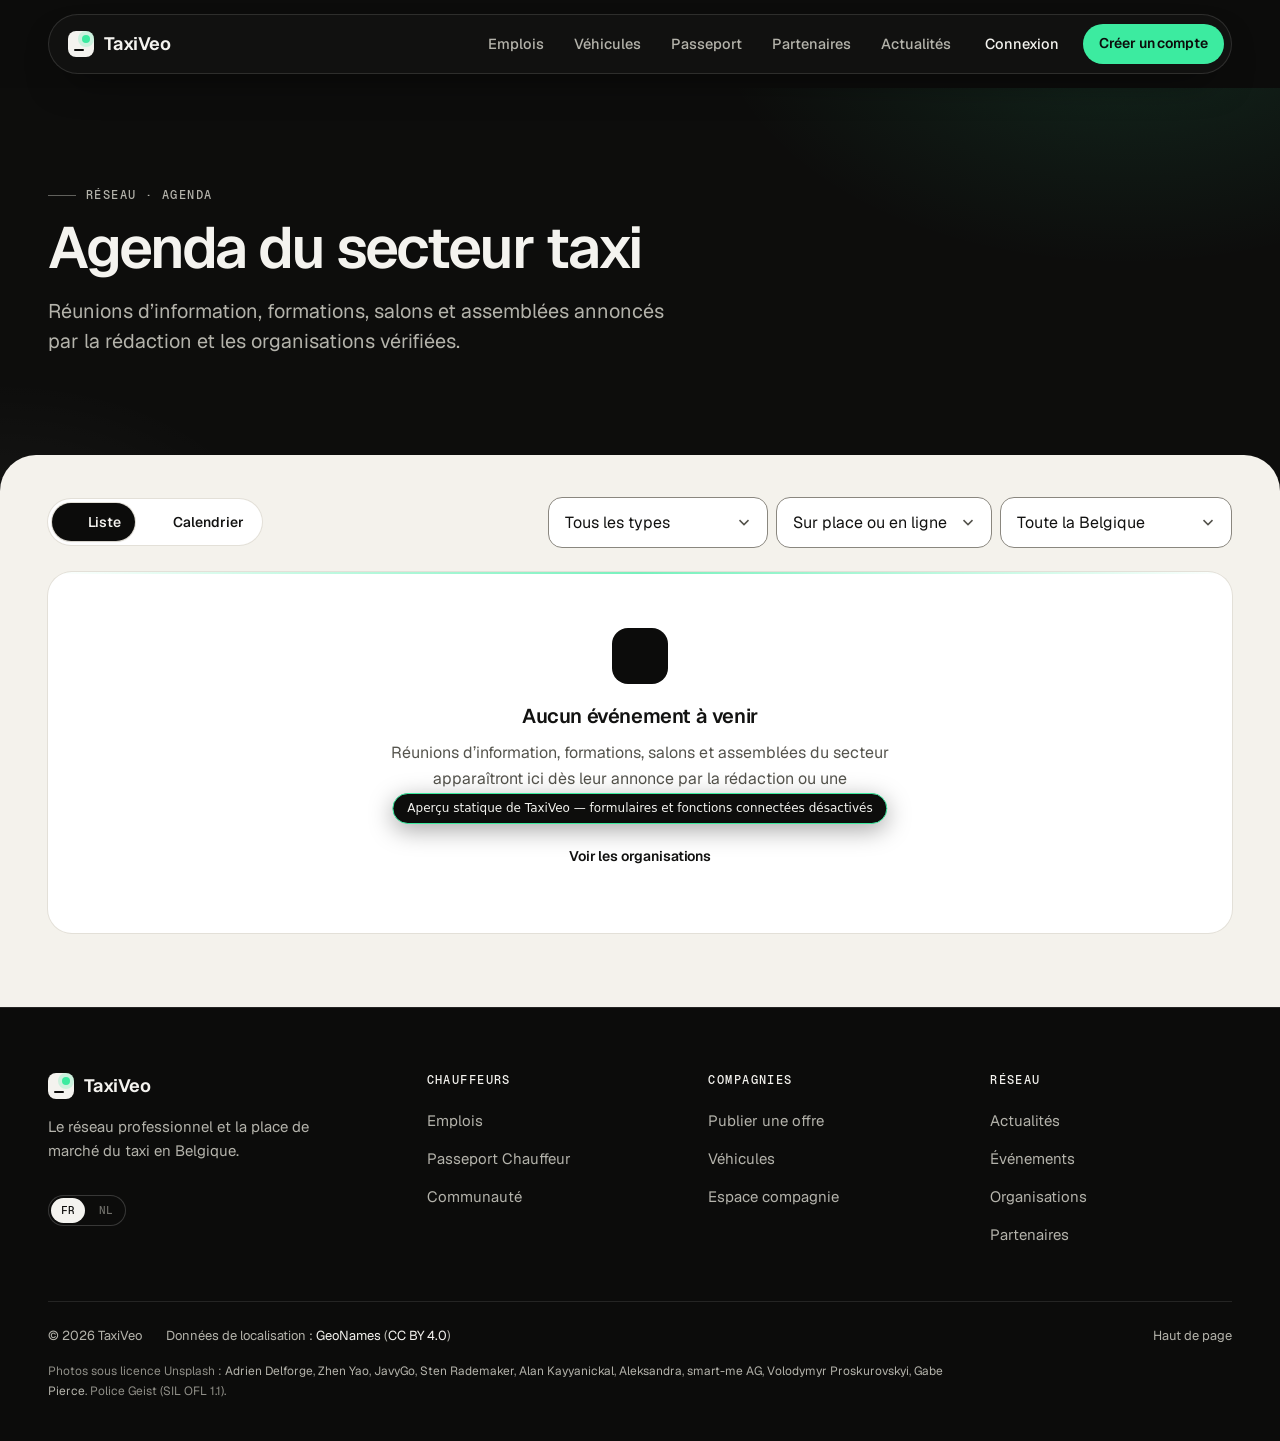
<file: evenements/index.html>
<!doctype html>
<html lang="fr-BE">
<head>
<meta name="robots" content="noindex, nofollow">
	<meta charset="UTF-8">
	<meta name="viewport" content="width=device-width, initial-scale=1, viewport-fit=cover">
	<link rel="profile" href="https://gmpg.org/xfn/11">
	<script>document.documentElement.classList.add('tv-js');</script>
	<title>Événements &#8211; TaxiVeo</title>

<link rel="preload" href="https://heissam-touzani.github.io/taxiveo-preview/wp-content/themes/taxiveo-theme/assets/fonts/geist/Geist-Variable.woff2" as="font" type="font/woff2" crossorigin>
<link rel="alternate" type="application/rss+xml" title="TaxiVeo &raquo; Flux" href="#" />
<link rel="alternate" type="application/rss+xml" title="TaxiVeo &raquo; Flux des commentaires" href="#" />
<meta name="theme-color" content="#0C0C0B">
<link rel="icon" type="image/svg+xml" href="https://heissam-touzani.github.io/taxiveo-preview/wp-content/themes/taxiveo-theme/assets/img/favicon.svg">
<style id="wp-img-auto-sizes-contain-inline-css">
img:is([sizes=auto i],[sizes^="auto," i]){contain-intrinsic-size:3000px 1500px}
/*# sourceURL=wp-img-auto-sizes-contain-inline-css */
</style>
<link rel='stylesheet' id='taxiveo-tokens-css' href='https://heissam-touzani.github.io/taxiveo-preview/wp-content/themes/taxiveo-theme/assets/css/tokens.css?ver=0.5.0.1793527735' media='all' />
<style id="global-styles-inline-css">
:root{--wp--preset--aspect-ratio--square: 1;--wp--preset--aspect-ratio--4-3: 4/3;--wp--preset--aspect-ratio--3-4: 3/4;--wp--preset--aspect-ratio--3-2: 3/2;--wp--preset--aspect-ratio--2-3: 2/3;--wp--preset--aspect-ratio--16-9: 16/9;--wp--preset--aspect-ratio--9-16: 9/16;--wp--preset--color--black: #000000;--wp--preset--color--cyan-bluish-gray: #abb8c3;--wp--preset--color--white: #ffffff;--wp--preset--color--pale-pink: #f78da7;--wp--preset--color--vivid-red: #cf2e2e;--wp--preset--color--luminous-vivid-orange: #ff6900;--wp--preset--color--luminous-vivid-amber: #fcb900;--wp--preset--color--light-green-cyan: #7bdcb5;--wp--preset--color--vivid-green-cyan: #00d084;--wp--preset--color--pale-cyan-blue: #8ed1fc;--wp--preset--color--vivid-cyan-blue: #0693e3;--wp--preset--color--vivid-purple: #9b51e0;--wp--preset--gradient--vivid-cyan-blue-to-vivid-purple: linear-gradient(135deg,rgb(6,147,227) 0%,rgb(155,81,224) 100%);--wp--preset--gradient--light-green-cyan-to-vivid-green-cyan: linear-gradient(135deg,rgb(122,220,180) 0%,rgb(0,208,130) 100%);--wp--preset--gradient--luminous-vivid-amber-to-luminous-vivid-orange: linear-gradient(135deg,rgb(252,185,0) 0%,rgb(255,105,0) 100%);--wp--preset--gradient--luminous-vivid-orange-to-vivid-red: linear-gradient(135deg,rgb(255,105,0) 0%,rgb(207,46,46) 100%);--wp--preset--gradient--very-light-gray-to-cyan-bluish-gray: linear-gradient(135deg,rgb(238,238,238) 0%,rgb(169,184,195) 100%);--wp--preset--gradient--cool-to-warm-spectrum: linear-gradient(135deg,rgb(74,234,220) 0%,rgb(151,120,209) 20%,rgb(207,42,186) 40%,rgb(238,44,130) 60%,rgb(251,105,98) 80%,rgb(254,248,76) 100%);--wp--preset--gradient--blush-light-purple: linear-gradient(135deg,rgb(255,206,236) 0%,rgb(152,150,240) 100%);--wp--preset--gradient--blush-bordeaux: linear-gradient(135deg,rgb(254,205,165) 0%,rgb(254,45,45) 50%,rgb(107,0,62) 100%);--wp--preset--gradient--luminous-dusk: linear-gradient(135deg,rgb(255,203,112) 0%,rgb(199,81,192) 50%,rgb(65,88,208) 100%);--wp--preset--gradient--pale-ocean: linear-gradient(135deg,rgb(255,245,203) 0%,rgb(182,227,212) 50%,rgb(51,167,181) 100%);--wp--preset--gradient--electric-grass: linear-gradient(135deg,rgb(202,248,128) 0%,rgb(113,206,126) 100%);--wp--preset--gradient--midnight: linear-gradient(135deg,rgb(2,3,129) 0%,rgb(40,116,252) 100%);--wp--preset--font-size--small: 13px;--wp--preset--font-size--medium: 20px;--wp--preset--font-size--large: 36px;--wp--preset--font-size--x-large: 42px;--wp--preset--spacing--20: 0.44rem;--wp--preset--spacing--30: 0.67rem;--wp--preset--spacing--40: 1rem;--wp--preset--spacing--50: 1.5rem;--wp--preset--spacing--60: 2.25rem;--wp--preset--spacing--70: 3.38rem;--wp--preset--spacing--80: 5.06rem;--wp--preset--shadow--natural: 6px 6px 9px rgba(0, 0, 0, 0.2);--wp--preset--shadow--deep: 12px 12px 50px rgba(0, 0, 0, 0.4);--wp--preset--shadow--sharp: 6px 6px 0px rgba(0, 0, 0, 0.2);--wp--preset--shadow--outlined: 6px 6px 0px -3px rgb(255, 255, 255), 6px 6px rgb(0, 0, 0);--wp--preset--shadow--crisp: 6px 6px 0px rgb(0, 0, 0);}.wp-block-button{--wp--preset--dimension--25: 25%;--wp--preset--dimension--50: 50%;--wp--preset--dimension--75: 75%;--wp--preset--dimension--100: 100%;}:root { --wp--style--global--content-size: 800px;--wp--style--global--wide-size: 1200px; }:where(body) { margin: 0; }.wp-site-blocks > .alignleft { float: left; margin-right: 2em; }.wp-site-blocks > .alignright { float: right; margin-left: 2em; }.wp-site-blocks > .aligncenter { justify-content: center; margin-left: auto; margin-right: auto; }:where(.wp-site-blocks) > * { margin-block-start: 24px; margin-block-end: 0; }:where(.wp-site-blocks) > :first-child { margin-block-start: 0; }:where(.wp-site-blocks) > :last-child { margin-block-end: 0; }:root { --wp--style--block-gap: 24px; }:root :where(.is-layout-flow) > :first-child{margin-block-start: 0;}:root :where(.is-layout-flow) > :last-child{margin-block-end: 0;}:root :where(.is-layout-flow) > *{margin-block-start: 24px;margin-block-end: 0;}:root :where(.is-layout-constrained) > :first-child{margin-block-start: 0;}:root :where(.is-layout-constrained) > :last-child{margin-block-end: 0;}:root :where(.is-layout-constrained) > *{margin-block-start: 24px;margin-block-end: 0;}:root :where(.is-layout-flex){gap: 24px;}:root :where(.is-layout-grid){gap: 24px;}.is-layout-flow > .alignleft{float: left;margin-inline-start: 0;margin-inline-end: 2em;}.is-layout-flow > .alignright{float: right;margin-inline-start: 2em;margin-inline-end: 0;}.is-layout-flow > .aligncenter{margin-left: auto !important;margin-right: auto !important;}.is-layout-constrained > .alignleft{float: left;margin-inline-start: 0;margin-inline-end: 2em;}.is-layout-constrained > .alignright{float: right;margin-inline-start: 2em;margin-inline-end: 0;}.is-layout-constrained > .aligncenter{margin-left: auto !important;margin-right: auto !important;}.is-layout-constrained > :where(:not(.alignleft):not(.alignright):not(.alignfull)){max-width: var(--wp--style--global--content-size);margin-left: auto !important;margin-right: auto !important;}.is-layout-constrained > .alignwide{max-width: var(--wp--style--global--wide-size);}body .is-layout-flex{display: flex;}.is-layout-flex{flex-wrap: wrap;align-items: center;}.is-layout-flex > :is(*, div){margin: 0;}body .is-layout-grid{display: grid;}.is-layout-grid > :is(*, div){margin: 0;}body{padding-top: 0px;padding-right: 0px;padding-bottom: 0px;padding-left: 0px;}:root :where(.wp-element-button, .wp-block-button__link){background-color: #32373c;border-width: 0;color: #fff;font-family: inherit;font-size: inherit;font-style: inherit;font-weight: inherit;letter-spacing: inherit;line-height: inherit;padding-top: calc(0.667em + 2px);padding-right: calc(1.333em + 2px);padding-bottom: calc(0.667em + 2px);padding-left: calc(1.333em + 2px);text-decoration: none;text-transform: inherit;}.has-black-color{color: var(--wp--preset--color--black) !important;}.has-cyan-bluish-gray-color{color: var(--wp--preset--color--cyan-bluish-gray) !important;}.has-white-color{color: var(--wp--preset--color--white) !important;}.has-pale-pink-color{color: var(--wp--preset--color--pale-pink) !important;}.has-vivid-red-color{color: var(--wp--preset--color--vivid-red) !important;}.has-luminous-vivid-orange-color{color: var(--wp--preset--color--luminous-vivid-orange) !important;}.has-luminous-vivid-amber-color{color: var(--wp--preset--color--luminous-vivid-amber) !important;}.has-light-green-cyan-color{color: var(--wp--preset--color--light-green-cyan) !important;}.has-vivid-green-cyan-color{color: var(--wp--preset--color--vivid-green-cyan) !important;}.has-pale-cyan-blue-color{color: var(--wp--preset--color--pale-cyan-blue) !important;}.has-vivid-cyan-blue-color{color: var(--wp--preset--color--vivid-cyan-blue) !important;}.has-vivid-purple-color{color: var(--wp--preset--color--vivid-purple) !important;}.has-black-background-color{background-color: var(--wp--preset--color--black) !important;}.has-cyan-bluish-gray-background-color{background-color: var(--wp--preset--color--cyan-bluish-gray) !important;}.has-white-background-color{background-color: var(--wp--preset--color--white) !important;}.has-pale-pink-background-color{background-color: var(--wp--preset--color--pale-pink) !important;}.has-vivid-red-background-color{background-color: var(--wp--preset--color--vivid-red) !important;}.has-luminous-vivid-orange-background-color{background-color: var(--wp--preset--color--luminous-vivid-orange) !important;}.has-luminous-vivid-amber-background-color{background-color: var(--wp--preset--color--luminous-vivid-amber) !important;}.has-light-green-cyan-background-color{background-color: var(--wp--preset--color--light-green-cyan) !important;}.has-vivid-green-cyan-background-color{background-color: var(--wp--preset--color--vivid-green-cyan) !important;}.has-pale-cyan-blue-background-color{background-color: var(--wp--preset--color--pale-cyan-blue) !important;}.has-vivid-cyan-blue-background-color{background-color: var(--wp--preset--color--vivid-cyan-blue) !important;}.has-vivid-purple-background-color{background-color: var(--wp--preset--color--vivid-purple) !important;}.has-black-border-color{border-color: var(--wp--preset--color--black) !important;}.has-cyan-bluish-gray-border-color{border-color: var(--wp--preset--color--cyan-bluish-gray) !important;}.has-white-border-color{border-color: var(--wp--preset--color--white) !important;}.has-pale-pink-border-color{border-color: var(--wp--preset--color--pale-pink) !important;}.has-vivid-red-border-color{border-color: var(--wp--preset--color--vivid-red) !important;}.has-luminous-vivid-orange-border-color{border-color: var(--wp--preset--color--luminous-vivid-orange) !important;}.has-luminous-vivid-amber-border-color{border-color: var(--wp--preset--color--luminous-vivid-amber) !important;}.has-light-green-cyan-border-color{border-color: var(--wp--preset--color--light-green-cyan) !important;}.has-vivid-green-cyan-border-color{border-color: var(--wp--preset--color--vivid-green-cyan) !important;}.has-pale-cyan-blue-border-color{border-color: var(--wp--preset--color--pale-cyan-blue) !important;}.has-vivid-cyan-blue-border-color{border-color: var(--wp--preset--color--vivid-cyan-blue) !important;}.has-vivid-purple-border-color{border-color: var(--wp--preset--color--vivid-purple) !important;}.has-vivid-cyan-blue-to-vivid-purple-gradient-background{background: var(--wp--preset--gradient--vivid-cyan-blue-to-vivid-purple) !important;}.has-light-green-cyan-to-vivid-green-cyan-gradient-background{background: var(--wp--preset--gradient--light-green-cyan-to-vivid-green-cyan) !important;}.has-luminous-vivid-amber-to-luminous-vivid-orange-gradient-background{background: var(--wp--preset--gradient--luminous-vivid-amber-to-luminous-vivid-orange) !important;}.has-luminous-vivid-orange-to-vivid-red-gradient-background{background: var(--wp--preset--gradient--luminous-vivid-orange-to-vivid-red) !important;}.has-very-light-gray-to-cyan-bluish-gray-gradient-background{background: var(--wp--preset--gradient--very-light-gray-to-cyan-bluish-gray) !important;}.has-cool-to-warm-spectrum-gradient-background{background: var(--wp--preset--gradient--cool-to-warm-spectrum) !important;}.has-blush-light-purple-gradient-background{background: var(--wp--preset--gradient--blush-light-purple) !important;}.has-blush-bordeaux-gradient-background{background: var(--wp--preset--gradient--blush-bordeaux) !important;}.has-luminous-dusk-gradient-background{background: var(--wp--preset--gradient--luminous-dusk) !important;}.has-pale-ocean-gradient-background{background: var(--wp--preset--gradient--pale-ocean) !important;}.has-electric-grass-gradient-background{background: var(--wp--preset--gradient--electric-grass) !important;}.has-midnight-gradient-background{background: var(--wp--preset--gradient--midnight) !important;}.has-small-font-size{font-size: var(--wp--preset--font-size--small) !important;}.has-medium-font-size{font-size: var(--wp--preset--font-size--medium) !important;}.has-large-font-size{font-size: var(--wp--preset--font-size--large) !important;}.has-x-large-font-size{font-size: var(--wp--preset--font-size--x-large) !important;}
:root :where(.wp-block-icon svg){width: 24px;}
:root :where(.wp-block-pullquote){font-size: 1.5em;line-height: 1.6;}
/*# sourceURL=global-styles-inline-css */
</style>
<link rel='stylesheet' id='hello-elementor-css' href='https://heissam-touzani.github.io/taxiveo-preview/wp-content/themes/hello-elementor/assets/css/reset.css?ver=3.5.1' media='all' />
<link rel='stylesheet' id='hello-elementor-theme-style-css' href='https://heissam-touzani.github.io/taxiveo-preview/wp-content/themes/hello-elementor/assets/css/theme.css?ver=3.5.1' media='all' />
<link rel='stylesheet' id='elementor-frontend-css' href='https://heissam-touzani.github.io/taxiveo-preview/wp-content/plugins/elementor/assets/css/frontend.min.css?ver=4.3.5' media='all' />
<style id="elementor-frontend-inline-css">
.e-heading-base a, .e-paragraph-base a { all: unset; cursor: pointer; }form[data-element_type="e-form"].form-state-success [data-element_type="e-form-success-message"],form[data-element_type="e-form"].form-state-error [data-element_type="e-form-error-message"]{ display: block; }.elementor-edit-mode [data-element_type="e-form-success-message"]:is(.elementor-element-editable, :has(.elementor-element-editable), :has(> .elementor-empty-view)),.elementor-edit-mode [data-element_type="e-form-error-message"]:is(.elementor-element-editable, :has(.elementor-element-editable), :has(> .elementor-empty-view)){ display: block; }.e-background-video { position: relative; overflow: hidden; }.e-background-video__media { position: absolute; inset: 0; width: 100%; height: 100%; object-fit: cover; pointer-events: none; z-index: 0; }.e-background-video__content { position: relative; z-index: 1; flex: 1 1 auto; }.elementor-edit-mode .e-background-video__content.e-atomic-element:has(> .elementor-empty-view) { display: flex; flex-direction: column; flex: 1 1 auto; min-height: 0; }.elementor-edit-mode .e-background-video__content.e-atomic-element:has(> .elementor-empty-view) > .elementor-empty-view.elementor-empty-view { position: relative; flex: 1 1 auto; min-height: 120px; height: auto; width: 100%; }.elementor-edit-mode .e-background-video__content.e-atomic-element:has(> .elementor-empty-view) > .elementor-empty-view > .elementor-first-add { position: absolute; inset: 0; width: 100%; height: 100%; }.e-background-video__controls { z-index: 2; }.e-background-video__play, .e-background-video__pause { appearance: none; -webkit-appearance: none; }.e-background-video.e-background-video--playing .e-background-video__play { display: none; }.e-background-video.e-background-video--paused .e-background-video__pause { display: none; }.e-background-video:not(.e-background-video--playing):not(.e-background-video--paused) .e-background-video__controls,.e-background-video:not(.e-background-video--playing):not(.e-background-video--paused) .e-background-video__play,.e-background-video:not(.e-background-video--playing):not(.e-background-video--paused) .e-background-video__pause { display: none; }.e-accordion-item-header-base { list-style: none; }.e-accordion-item-header-base::-webkit-details-marker { display: none; }.e-accordion-item-base { interpolate-size: allow-keywords; }.e-accordion-item-base::details-content {block-size: 0; overflow: hidden;transition: block-size .3s ease, content-visibility .3s ease allow-discrete;}.e-accordion-item-base[open]::details-content { block-size: auto; }.e-accordion-item-icon-base.e-accordion-item-icon-base .e-svg-base { width: auto; height: 100%; max-width: 100%; }.e-accordion-item-icon-base.e-accordion-item-icon-base .e-svg-base svg { width: auto !important; }.e-accordion-item-icon-base svg { transition: transform .3s ease; }.e-accordion-item-base[open] > summary .e-accordion-item-icon-base svg { transform: rotate(180deg); }
/*# sourceURL=elementor-frontend-inline-css */
</style>
<link rel='stylesheet' id='elementor-post-5-css' href='https://heissam-touzani.github.io/taxiveo-preview/wp-content/uploads/elementor/css/post-5.css?ver=1793532028' media='all' />
<link rel='stylesheet' id='taxiveo-base-css' href='https://heissam-touzani.github.io/taxiveo-preview/wp-content/themes/taxiveo-theme/assets/css/base.css?ver=0.5.0.1793529095' media='all' />
<link rel='stylesheet' id='taxiveo-chrome-css' href='https://heissam-touzani.github.io/taxiveo-preview/wp-content/themes/taxiveo-theme/assets/css/chrome.css?ver=0.5.0.1793529668' media='all' />
<link rel='stylesheet' id='base-desktop-css' href='https://heissam-touzani.github.io/taxiveo-preview/wp-content/uploads/elementor/css/base-desktop.css?ver=6ae7208843a4f' media='all' />
<link rel='stylesheet' id='global-1782-frontend-desktop-css' href='https://heissam-touzani.github.io/taxiveo-preview/wp-content/uploads/elementor/css/global-1782-frontend-desktop.css?ver=6ae7208bad210' media='all' />
<link rel='stylesheet' id='local-1782-frontend-desktop-css' href='https://heissam-touzani.github.io/taxiveo-preview/wp-content/uploads/elementor/css/local-1782-frontend-desktop.css?ver=6ae7208bad8b4' media='all' />
<link rel='stylesheet' id='base-mobile-css' href='https://heissam-touzani.github.io/taxiveo-preview/wp-content/uploads/elementor/css/base-mobile.css?ver=6ae7208843a4f' media='(max-width:767px)' />
<link rel='stylesheet' id='taxiveo-widgets-css' href='https://heissam-touzani.github.io/taxiveo-preview/wp-content/plugins/taxiveo-core/assets/elementor/widgets.css?ver=1793529496' media='all' />
<link rel='stylesheet' id='taxiveo-elementor-spaces-css' href='https://heissam-touzani.github.io/taxiveo-preview/wp-content/plugins/taxiveo-core/assets/elementor/spaces.css?ver=1793532111' media='all' />
<link rel='stylesheet' id='taxiveo-components-css' href='https://heissam-touzani.github.io/taxiveo-preview/wp-content/themes/taxiveo-theme/assets/css/components.css?ver=0.5.0.1793529177' media='all' />
<script data-wp-strategy="defer" defer id="taxiveo-motion-js" src="https://heissam-touzani.github.io/taxiveo-preview/wp-content/themes/taxiveo-theme/assets/js/motion.js?ver=0.5.0.1793532256"></script>
<script data-wp-strategy="defer" defer id="taxiveo-header-js" src="https://heissam-touzani.github.io/taxiveo-preview/wp-content/themes/taxiveo-theme/assets/js/header.js?ver=0.5.0.1793528317"></script>
<script id="jquery-core-js" src="https://heissam-touzani.github.io/taxiveo-preview/wp-includes/js/jquery/jquery.min.js?ver=3.7.1"></script>
<script id="jquery-migrate-js" src="https://heissam-touzani.github.io/taxiveo-preview/wp-includes/js/jquery/jquery-migrate.min.js?ver=3.4.1"></script>
<link rel="canonical" href="https://heissam-touzani.github.io/taxiveo-preview/evenements/" />
<style>
				.e-con.e-parent:nth-of-type(n+4):not(.e-lazyloaded):not(.e-no-lazyload),
				.e-con.e-parent:nth-of-type(n+4):not(.e-lazyloaded):not(.e-no-lazyload) * {
					background-image: none !important;
				}
				@media screen and (max-height: 1024px) {
					.e-con.e-parent:nth-of-type(n+3):not(.e-lazyloaded):not(.e-no-lazyload),
					.e-con.e-parent:nth-of-type(n+3):not(.e-lazyloaded):not(.e-no-lazyload) * {
						background-image: none !important;
					}
				}
				@media screen and (max-height: 640px) {
					.e-con.e-parent:nth-of-type(n+2):not(.e-lazyloaded):not(.e-no-lazyload),
					.e-con.e-parent:nth-of-type(n+2):not(.e-lazyloaded):not(.e-no-lazyload) * {
						background-image: none !important;
					}
				}
			</style>
			</head>
<body class="wp-singular page-template page-template-elementor_header_footer page page-id-1782 wp-embed-responsive wp-theme-hello-elementor wp-child-theme-taxiveo-theme tv-has-bottombar hello-elementor-default elementor-default elementor-template-full-width elementor-kit-5 elementor-page elementor-page-1782">
<a class="tv-skip" href="#tv-contenu">Aller au contenu</a>
<div class="tv-progress" aria-hidden="true"></div>

<header class="tv-nav is-solid" data-tv-nav>
	<nav class="tv-nav__bar" aria-label="Navigation principale">
		<a class="tv-brand" href="https://heissam-touzani.github.io/taxiveo-preview/" aria-label="TaxiVeo, accueil" rel="home"><span class="tv-brand__mark" aria-hidden="true"><span></span></span><span aria-hidden="true">TaxiVeo</span></a>
		<div class="tv-nav__links"><ul id="menu-navigation-principale" class="tv-menu tv-menu--primary"><li id="menu-item-664" class="menu-item menu-item-type-post_type menu-item-object-page menu-item-664"><a href="https://heissam-touzani.github.io/taxiveo-preview/emplois/">Emplois</a></li>
<li id="menu-item-1255" class="menu-item menu-item-type-post_type menu-item-object-page menu-item-1255"><a href="https://heissam-touzani.github.io/taxiveo-preview/vehicules/">Véhicules</a></li>
<li id="menu-item-665" class="menu-item menu-item-type-post_type menu-item-object-page menu-item-665"><a href="https://heissam-touzani.github.io/taxiveo-preview/passeport-chauffeur/">Passeport</a></li>
<li id="menu-item-2475" class="menu-item menu-item-type-post_type menu-item-object-page menu-item-2475"><a href="https://heissam-touzani.github.io/taxiveo-preview/partenaires/">Partenaires</a></li>
<li id="menu-item-1794" class="menu-item menu-item-type-post_type menu-item-object-page menu-item-1794"><a href="https://heissam-touzani.github.io/taxiveo-preview/actualites/">Actualités</a></li>
</ul></div>
					<a class="tv-nav__login" href="https://heissam-touzani.github.io/taxiveo-preview/connexion/">Connexion</a>
			<a class="tv-btn tv-btn--accent tv-btn--sm tv-nav__cta" href="https://heissam-touzani.github.io/taxiveo-preview/inscription/">Créer un compte</a>
				<button class="tv-nav__toggle" type="button" aria-expanded="false" aria-controls="tv-nav-panel" aria-label="Ouvrir le menu" data-open="Ouvrir le menu" data-close="Fermer le menu" data-tv-nav-toggle>
			<span class="tv-nav__burger" aria-hidden="true"><span></span><span></span></span>
		</button>
	</nav>
	<div class="tv-nav__panel" id="tv-nav-panel" data-tv-nav-panel>
		<nav class="tv-nav__panel-menu" aria-label="Menu mobile">
			<ul id="menu-menu-mobile" class="tv-menu tv-menu--mobile"><li id="menu-item-667" class="menu-item menu-item-type-post_type menu-item-object-page menu-item-home menu-item-667"><a href="https://heissam-touzani.github.io/taxiveo-preview/" style="--i:0"><span>Accueil</span><svg class="tv-icon" aria-hidden="true" focusable="false"><use href="https://heissam-touzani.github.io/taxiveo-preview/wp-content/themes/taxiveo-theme/assets/icons/icons.svg?ver=0.5.0.1793527872#i-arrow-c"></use></svg></a></li>
<li id="menu-item-668" class="menu-item menu-item-type-post_type menu-item-object-page menu-item-668"><a href="https://heissam-touzani.github.io/taxiveo-preview/emplois/" style="--i:1"><span>Emplois</span><svg class="tv-icon" aria-hidden="true" focusable="false"><use href="https://heissam-touzani.github.io/taxiveo-preview/wp-content/themes/taxiveo-theme/assets/icons/icons.svg?ver=0.5.0.1793527872#i-arrow-c"></use></svg></a></li>
<li id="menu-item-1256" class="menu-item menu-item-type-post_type menu-item-object-page menu-item-1256"><a href="https://heissam-touzani.github.io/taxiveo-preview/vehicules/" style="--i:2"><span>Véhicules</span><svg class="tv-icon" aria-hidden="true" focusable="false"><use href="https://heissam-touzani.github.io/taxiveo-preview/wp-content/themes/taxiveo-theme/assets/icons/icons.svg?ver=0.5.0.1793527872#i-arrow-c"></use></svg></a></li>
<li id="menu-item-669" class="menu-item menu-item-type-post_type menu-item-object-page menu-item-669"><a href="https://heissam-touzani.github.io/taxiveo-preview/passeport-chauffeur/" style="--i:3"><span>Passeport Chauffeur</span><svg class="tv-icon" aria-hidden="true" focusable="false"><use href="https://heissam-touzani.github.io/taxiveo-preview/wp-content/themes/taxiveo-theme/assets/icons/icons.svg?ver=0.5.0.1793527872#i-arrow-c"></use></svg></a></li>
<li id="menu-item-2477" class="menu-item menu-item-type-post_type menu-item-object-page menu-item-2477"><a href="https://heissam-touzani.github.io/taxiveo-preview/partenaires/" style="--i:4"><span>Partenaires</span><svg class="tv-icon" aria-hidden="true" focusable="false"><use href="https://heissam-touzani.github.io/taxiveo-preview/wp-content/themes/taxiveo-theme/assets/icons/icons.svg?ver=0.5.0.1793527872#i-arrow-c"></use></svg></a></li>
<li id="menu-item-1796" class="menu-item menu-item-type-post_type menu-item-object-page menu-item-1796"><a href="https://heissam-touzani.github.io/taxiveo-preview/actualites/" style="--i:5"><span>Actualités</span><svg class="tv-icon" aria-hidden="true" focusable="false"><use href="https://heissam-touzani.github.io/taxiveo-preview/wp-content/themes/taxiveo-theme/assets/icons/icons.svg?ver=0.5.0.1793527872#i-arrow-c"></use></svg></a></li>
<li id="menu-item-1797" class="menu-item menu-item-type-post_type menu-item-object-page current-menu-item page_item page-item-1782 current_page_item menu-item-1797"><a href="https://heissam-touzani.github.io/taxiveo-preview/evenements/" aria-current="page" style="--i:6"><span>Événements</span><svg class="tv-icon" aria-hidden="true" focusable="false"><use href="https://heissam-touzani.github.io/taxiveo-preview/wp-content/themes/taxiveo-theme/assets/icons/icons.svg?ver=0.5.0.1793527872#i-arrow-c"></use></svg></a></li>
<li id="menu-item-1798" class="menu-item menu-item-type-post_type menu-item-object-page menu-item-1798"><a href="https://heissam-touzani.github.io/taxiveo-preview/organisations/" style="--i:7"><span>Organisations</span><svg class="tv-icon" aria-hidden="true" focusable="false"><use href="https://heissam-touzani.github.io/taxiveo-preview/wp-content/themes/taxiveo-theme/assets/icons/icons.svg?ver=0.5.0.1793527872#i-arrow-c"></use></svg></a></li>
<li id="menu-item-1799" class="menu-item menu-item-type-post_type menu-item-object-page menu-item-1799"><a href="https://heissam-touzani.github.io/taxiveo-preview/communaute/" style="--i:8"><span>Communauté</span><svg class="tv-icon" aria-hidden="true" focusable="false"><use href="https://heissam-touzani.github.io/taxiveo-preview/wp-content/themes/taxiveo-theme/assets/icons/icons.svg?ver=0.5.0.1793527872#i-arrow-c"></use></svg></a></li>
<li id="menu-item-670" class="menu-item menu-item-type-post_type menu-item-object-page menu-item-670"><a href="#" style="--i:9"><span>Mon Passeport</span><svg class="tv-icon" aria-hidden="true" focusable="false"><use href="https://heissam-touzani.github.io/taxiveo-preview/wp-content/themes/taxiveo-theme/assets/icons/icons.svg?ver=0.5.0.1793527872#i-arrow-c"></use></svg></a></li>
<li id="menu-item-671" class="menu-item menu-item-type-post_type menu-item-object-page menu-item-671"><a href="#" style="--i:10"><span>Mes candidatures</span><svg class="tv-icon" aria-hidden="true" focusable="false"><use href="https://heissam-touzani.github.io/taxiveo-preview/wp-content/themes/taxiveo-theme/assets/icons/icons.svg?ver=0.5.0.1793527872#i-arrow-c"></use></svg></a></li>
<li id="menu-item-1257" class="menu-item menu-item-type-post_type menu-item-object-page menu-item-1257"><a href="#" style="--i:11"><span>Mes annonces</span><svg class="tv-icon" aria-hidden="true" focusable="false"><use href="https://heissam-touzani.github.io/taxiveo-preview/wp-content/themes/taxiveo-theme/assets/icons/icons.svg?ver=0.5.0.1793527872#i-arrow-c"></use></svg></a></li>
<li id="menu-item-1258" class="menu-item menu-item-type-post_type menu-item-object-page menu-item-1258"><a href="#" style="--i:12"><span>Mes favoris</span><svg class="tv-icon" aria-hidden="true" focusable="false"><use href="https://heissam-touzani.github.io/taxiveo-preview/wp-content/themes/taxiveo-theme/assets/icons/icons.svg?ver=0.5.0.1793527872#i-arrow-c"></use></svg></a></li>
<li id="menu-item-672" class="menu-item menu-item-type-post_type menu-item-object-page menu-item-672"><a href="#" style="--i:13"><span>Espace Compagnie</span><svg class="tv-icon" aria-hidden="true" focusable="false"><use href="https://heissam-touzani.github.io/taxiveo-preview/wp-content/themes/taxiveo-theme/assets/icons/icons.svg?ver=0.5.0.1793527872#i-arrow-c"></use></svg></a></li>
<li id="menu-item-1800" class="menu-item menu-item-type-post_type menu-item-object-page menu-item-1800"><a href="#" style="--i:14"><span>Publier une actualité</span><svg class="tv-icon" aria-hidden="true" focusable="false"><use href="https://heissam-touzani.github.io/taxiveo-preview/wp-content/themes/taxiveo-theme/assets/icons/icons.svg?ver=0.5.0.1793527872#i-arrow-c"></use></svg></a></li>
<li id="menu-item-673" class="menu-item menu-item-type-post_type menu-item-object-page menu-item-673"><a href="#" style="--i:15"><span>Mon compte</span><svg class="tv-icon" aria-hidden="true" focusable="false"><use href="https://heissam-touzani.github.io/taxiveo-preview/wp-content/themes/taxiveo-theme/assets/icons/icons.svg?ver=0.5.0.1793527872#i-arrow-c"></use></svg></a></li>
<li id="menu-item-674" class="menu-item menu-item-type-post_type menu-item-object-page menu-item-674"><a href="https://heissam-touzani.github.io/taxiveo-preview/connexion/" style="--i:16"><span>Connexion</span><svg class="tv-icon" aria-hidden="true" focusable="false"><use href="https://heissam-touzani.github.io/taxiveo-preview/wp-content/themes/taxiveo-theme/assets/icons/icons.svg?ver=0.5.0.1793527872#i-arrow-c"></use></svg></a></li>
<li id="menu-item-675" class="menu-item menu-item-type-post_type menu-item-object-page menu-item-675"><a href="https://heissam-touzani.github.io/taxiveo-preview/inscription/" style="--i:17"><span>Inscription</span><svg class="tv-icon" aria-hidden="true" focusable="false"><use href="https://heissam-touzani.github.io/taxiveo-preview/wp-content/themes/taxiveo-theme/assets/icons/icons.svg?ver=0.5.0.1793527872#i-arrow-c"></use></svg></a></li>
</ul>		</nav>
		<div class="tv-nav__panel-actions">
							<a class="tv-btn tv-btn--on-night" href="https://heissam-touzani.github.io/taxiveo-preview/connexion/">Connexion</a>
				<a class="tv-btn tv-btn--accent" href="https://heissam-touzani.github.io/taxiveo-preview/inscription/">Créer un compte</a>
					</div>
		<div class="tv-nav__panel-lang"><p class="tv-lang" role="group" aria-labelledby="tv-lang-panel"><span class="tv-sr" id="tv-lang-panel">Langue</span><span lang="fr" aria-current="true">FR<span class="tv-sr"> (langue actuelle)</span></span><span aria-hidden="true">/</span><span lang="nl" aria-disabled="true" title="Version néerlandaise bientôt disponible">NL<span class="tv-sr"> (bientôt disponible)</span></span></p></div>
	</div>
</header>
	<div class="tv-nav-spacer" aria-hidden="true"></div>

<div id="tv-contenu" class="tv-skip-target" tabindex="-1"></div>
		<div data-elementor-type="wp-page" data-elementor-id="1782" class="elementor elementor-1782">
				<header class="elementor-element elementor-element-6180c5aa e-con e-atomic-element e-div-block-base e-default-header e-6180c5aa-5d36 tv-night " data-id="6180c5aa" data-element_type="e-div-block" data-e-type="e-div-block" data-interaction-id="6180c5aa">
    <div class="elementor-element elementor-element-99eba14b e-con e-atomic-element e-div-block-base e-default-div tv-container " data-id="99eba14b" data-element_type="e-div-block" data-e-type="e-div-block" data-interaction-id="99eba14b">
    			<p class="tv-eyebrow--on-night tv-eyebrow e-paragraph-base e-default-p" data-interaction-id="9b81edf0">Réseau · Agenda</p>
					<h1 data-interaction-id="97ee8ffb" class="e-97ee8ffb-8769 e-heading-base e-default-h1">Agenda du secteur taxi</h1>
					<p class="tv-lead e-c2c4db10-2e58 e-paragraph-base e-default-p" data-interaction-id="c2c4db10">Réunions d’information, formations, salons et assemblées annoncés par la rédaction et les organisations vérifiées.</p>
		
</div>

</header>
<section class="elementor-element elementor-element-6c369d9e e-con e-atomic-element e-div-block-base e-default-section e-6c369d9e-1424 " data-id="6c369d9e" data-element_type="e-div-block" data-e-type="e-div-block" data-interaction-id="6c369d9e">
    <div class="elementor-element elementor-element-f10783fc e-con e-atomic-element e-div-block-base e-default-div tv-container " data-id="f10783fc" data-element_type="e-div-block" data-e-type="e-div-block" data-interaction-id="f10783fc">
    <div class="elementor-element elementor-element-4bb9a7d8 e-con e-atomic-element e-div-block-base e-default-div e-4bb9a7d8-fd0e " data-id="4bb9a7d8" data-element_type="e-div-block" data-e-type="e-div-block" data-interaction-id="4bb9a7d8">
    		<div class="elementor-element elementor-element-21a36c5a elementor-widget elementor-widget-tv-event-list" data-id="21a36c5a" data-element_type="widget" data-e-type="widget" data-widget_type="tv-event-list.default">
							<div class="tv-agenda" id="tv-agenda-1">
			<div class="tv-agenda__bar">
				<div class="tv-segmented" role="group" aria-label="Affichage">
					<a class="tv-segmented__item" href="https://heissam-touzani.github.io/taxiveo-preview/evenements/" aria-current="true"><svg class="tv-icon tv-icon--sm" aria-hidden="true" focusable="false"><use href="https://heissam-touzani.github.io/taxiveo-preview/wp-content/themes/taxiveo-theme/assets/icons/icons.svg?ver=0.5.0.1793527872#i-menu"></use></svg>Liste</a>
					<a class="tv-segmented__item" href="#"><svg class="tv-icon tv-icon--sm" aria-hidden="true" focusable="false"><use href="https://heissam-touzani.github.io/taxiveo-preview/wp-content/themes/taxiveo-theme/assets/icons/icons.svg?ver=0.5.0.1793527872#i-calendar"></use></svg>Calendrier</a>
				</div>
				<form class="tv-agenda__filters" method="get" action="https://heissam-touzani.github.io/taxiveo-preview/evenements/" data-tv-autosubmit>
										<label class="tv-sr" for="tv-agenda-1-type">Type</label>
					<select class="tv-select" id="tv-agenda-1-type" name="type">
						<option value="">Tous les types</option>
													<option value="information-meeting">Réunion d’information</option>
													<option value="assembly">Assemblée</option>
													<option value="training">Formation</option>
													<option value="fair">Salon</option>
													<option value="collective-action">Action collective</option>
													<option value="webinar">Webinaire</option>
													<option value="other">Autre événement</option>
											</select>
					<label class="tv-sr" for="tv-agenda-1-format">Format</label>
					<select class="tv-select" id="tv-agenda-1-format" name="format">
						<option value="">Sur place ou en ligne</option>
													<option value="onsite">Sur place</option>
													<option value="online">En ligne</option>
													<option value="hybrid">Sur place et en ligne</option>
											</select>
					<label class="tv-sr" for="tv-agenda-1-region">Région</label>
					<select class="tv-select" id="tv-agenda-1-region" name="region"><option value="">Toute la Belgique</option><option value="be-bru">Bruxelles-Capitale</option><option value="be-vlg">Flandre</option><option value="be-van">— Anvers</option><option value="be-vbr">— Brabant flamand</option><option value="be-vwv">— Flandre-Occidentale</option><option value="be-vov">— Flandre-Orientale</option><option value="be-vli">— Limbourg</option><option value="be-wal">Wallonie</option><option value="be-wbr">— Brabant wallon</option><option value="be-wht">— Hainaut</option><option value="be-wlg">— Liège</option><option value="be-wlx">— Luxembourg</option><option value="be-wna">— Namur</option></select>					<button class="tv-btn tv-btn--primary tv-btn--sm tv-agenda__go" type="submit">Filtrer</button>
				</form>
			</div>
							<div class="tv-empty"><span class="tv-empty__icon" aria-hidden="true"><svg class="tv-icon" aria-hidden="true" focusable="false"><use href="https://heissam-touzani.github.io/taxiveo-preview/wp-content/themes/taxiveo-theme/assets/icons/icons.svg?ver=0.5.0.1793527872#i-calendar"></use></svg></span><p class="tv-empty__title">Aucun événement à venir</p><p class="tv-muted">Réunions d’information, formations, salons et assemblées du secteur apparaîtront ici dès leur annonce par la rédaction ou une organisation vérifiée.</p><p class="tv-empty__cta"><a class="tv-btn tv-btn--secondary tv-btn--sm" href="https://heissam-touzani.github.io/taxiveo-preview/organisations/">Voir les organisations</a></p></div>					</div>
						</div>
		
</div>

</div>

</section>
		</div>
		<footer class="tv-footer">
	<div class="tv-container">
		<div class="tv-footer__grid">
			<div class="tv-footer__brand">
				<a class="tv-brand" href="https://heissam-touzani.github.io/taxiveo-preview/" rel="home"><span class="tv-brand__mark" aria-hidden="true"><span></span></span>TaxiVeo</a>
				<p>Le réseau professionnel et la place de marché du taxi en Belgique.</p>
				<p class="tv-lang" role="group" aria-labelledby="tv-lang-footer"><span class="tv-sr" id="tv-lang-footer">Langue</span><span lang="fr" aria-current="true">FR<span class="tv-sr"> (langue actuelle)</span></span><span aria-hidden="true">/</span><span lang="nl" aria-disabled="true" title="Version néerlandaise bientôt disponible">NL<span class="tv-sr"> (bientôt disponible)</span></span></p>			</div>
							<nav class="tv-footer__col" aria-labelledby="tv-footer-1-title">
					<h2 class="tv-footer__title" id="tv-footer-1-title">Chauffeurs</h2>
					<ul id="menu-chauffeurs" class="tv-menu tv-menu--footer-1"><li id="menu-item-683" class="menu-item menu-item-type-post_type menu-item-object-page menu-item-683"><a href="https://heissam-touzani.github.io/taxiveo-preview/emplois/">Emplois</a></li>
<li id="menu-item-681" class="menu-item menu-item-type-post_type menu-item-object-page menu-item-681"><a href="https://heissam-touzani.github.io/taxiveo-preview/passeport-chauffeur/">Passeport Chauffeur</a></li>
<li id="menu-item-1804" class="menu-item menu-item-type-post_type menu-item-object-page menu-item-1804"><a href="https://heissam-touzani.github.io/taxiveo-preview/communaute/">Communauté</a></li>
</ul>				</nav>
							<nav class="tv-footer__col" aria-labelledby="tv-footer-2-title">
					<h2 class="tv-footer__title" id="tv-footer-2-title">Compagnies</h2>
					<ul id="menu-compagnies" class="tv-menu tv-menu--footer-2"><li id="menu-item-687" class="menu-item menu-item-type-post_type menu-item-object-page menu-item-687"><a href="#">Publier une offre</a></li>
<li id="menu-item-1259" class="menu-item menu-item-type-post_type menu-item-object-page menu-item-1259"><a href="https://heissam-touzani.github.io/taxiveo-preview/vehicules/">Véhicules</a></li>
<li id="menu-item-685" class="menu-item menu-item-type-post_type menu-item-object-page menu-item-685"><a href="#">Espace compagnie</a></li>
</ul>				</nav>
							<nav class="tv-footer__col" aria-labelledby="tv-footer-3-title">
					<h2 class="tv-footer__title" id="tv-footer-3-title">Réseau</h2>
					<ul id="menu-compte" class="tv-menu tv-menu--footer-3"><li id="menu-item-2478" class="menu-item menu-item-type-post_type menu-item-object-page menu-item-2478"><a href="https://heissam-touzani.github.io/taxiveo-preview/actualites/">Actualités</a></li>
<li id="menu-item-2479" class="menu-item menu-item-type-post_type menu-item-object-page current-menu-item page_item page-item-1782 current_page_item menu-item-2479"><a href="https://heissam-touzani.github.io/taxiveo-preview/evenements/" aria-current="page">Événements</a></li>
<li id="menu-item-2480" class="menu-item menu-item-type-post_type menu-item-object-page menu-item-2480"><a href="https://heissam-touzani.github.io/taxiveo-preview/organisations/">Organisations</a></li>
<li id="menu-item-2481" class="menu-item menu-item-type-post_type menu-item-object-page menu-item-2481"><a href="https://heissam-touzani.github.io/taxiveo-preview/partenaires/">Partenaires</a></li>
</ul>				</nav>
					</div>
		<div class="tv-footer__bottom">
			<p class="tv-footer__legal">
				<span>
					© 2026 TaxiVeo				</span>
				<span>
					Données de localisation : <a href="https://www.geonames.org/" rel="noopener">GeoNames</a> (<a href="https://creativecommons.org/licenses/by/4.0/deed.fr" rel="noopener license">CC BY 4.0</a>)				</span>
				<a class="tv-footer__top" href="#tv-contenu">Haut de page</a>
			</p>
			<p class="tv-footer__credits">
				Photos sous licence Unsplash :									<a href="https://unsplash.com/photos/voitures-sur-la-route-pendant-la-nuit--heeB4Shku0" rel="noopener">Adrien Delforge</a>, 									<a href="https://unsplash.com/photos/chauffeur-de-taxi-dans-la-circulation-avec-un-train-flou-qui-passe-lWLnobA0cow" rel="noopener">Zhen Yao</a>, 									<a href="https://unsplash.com/photos/taxi-blanc-et-noir-sur-la-route-pendant-la-nuit-mnItwT1ogBM" rel="noopener">JavyGo</a>, 									<a href="https://unsplash.com/photos/mecanicien-travaillant-sur-un-moteur-de-voiture-UZUzvJEvKnI" rel="noopener">Sten Rademaker</a>, 									<a href="https://unsplash.com/photos/personne-conduisant-une-voiture-sur-une-rue-pluvieuse-Lr_WryjSUyQ" rel="noopener">Alan Kayyanickal</a>, 									<a href="https://unsplash.com/photos/une-voiture-garee-devant-un-immeuble-la-nuit-g4dDsHW4otc" rel="noopener">Aleksandra</a>, 									<a href="https://unsplash.com/fr/photos/voiture-electrique-blanche-en-charge-a-une-station-WZz3bISfJa8" rel="noopener">smart-me AG</a>, 									<a href="https://unsplash.com/fr/photos/homme-conduisant-une-voiture-t6sIyh2swzQ" rel="noopener">Volodymyr Proskurovskyi</a>, 									<a href="https://unsplash.com/photos/personne-conduisant-une-voiture-pendant-la-nuit--UAmLjpbFis" rel="noopener">Gabe Pierce</a>.								Police Geist (SIL OFL 1.1).			</p>
		</div>
	</div>
</footer>

<nav class="tv-tabbar" aria-label="Navigation rapide">
	<ul id="menu-barre-inferieure-mobile" class="tv-menu tv-menu--bottombar"><li id="menu-item-676" class="tv-icon-home menu-item menu-item-type-post_type menu-item-object-page menu-item-home menu-item-676"><a href="https://heissam-touzani.github.io/taxiveo-preview/"><svg class="tv-icon" aria-hidden="true" focusable="false"><use href="https://heissam-touzani.github.io/taxiveo-preview/wp-content/themes/taxiveo-theme/assets/icons/icons.svg?ver=0.5.0.1793527872#i-home"></use></svg><span>Accueil</span></a></li>
<li id="menu-item-677" class="tv-icon-briefcase menu-item menu-item-type-post_type menu-item-object-page menu-item-677"><a href="https://heissam-touzani.github.io/taxiveo-preview/emplois/"><svg class="tv-icon" aria-hidden="true" focusable="false"><use href="https://heissam-touzani.github.io/taxiveo-preview/wp-content/themes/taxiveo-theme/assets/icons/icons.svg?ver=0.5.0.1793527872#i-briefcase"></use></svg><span>Emplois</span></a></li>
<li id="menu-item-2476" class="tv-icon-car menu-item menu-item-type-post_type menu-item-object-page menu-item-2476"><a href="https://heissam-touzani.github.io/taxiveo-preview/vehicules/"><svg class="tv-icon" aria-hidden="true" focusable="false"><use href="https://heissam-touzani.github.io/taxiveo-preview/wp-content/themes/taxiveo-theme/assets/icons/icons.svg?ver=0.5.0.1793527872#i-car"></use></svg><span>Véhicules</span></a></li>
<li id="menu-item-678" class="tv-icon-idcard menu-item menu-item-type-post_type menu-item-object-page menu-item-678"><a href="#"><svg class="tv-icon" aria-hidden="true" focusable="false"><use href="https://heissam-touzani.github.io/taxiveo-preview/wp-content/themes/taxiveo-theme/assets/icons/icons.svg?ver=0.5.0.1793527872#i-idcard"></use></svg><span>Passeport</span></a></li>
<li id="menu-item-680" class="tv-icon-user menu-item menu-item-type-post_type menu-item-object-page menu-item-680"><a href="#"><svg class="tv-icon" aria-hidden="true" focusable="false"><use href="https://heissam-touzani.github.io/taxiveo-preview/wp-content/themes/taxiveo-theme/assets/icons/icons.svg?ver=0.5.0.1793527872#i-user"></use></svg><span>Compte</span></a></li>
</ul></nav>

<script>
				( () => {
					const lazyloadRunObserver = () => {
						const lazyloadBackgrounds = document.querySelectorAll( `.e-con.e-parent:not(.e-lazyloaded)` );
						const lazyloadBackgroundObserver = new IntersectionObserver( ( entries ) => {
							entries.forEach( ( entry ) => {
								if ( entry.isIntersecting ) {
									let lazyloadBackground = entry.target;
									if( lazyloadBackground ) {
										lazyloadBackground.classList.add( 'e-lazyloaded' );
									}
									lazyloadBackgroundObserver.unobserve( entry.target );
								}
							});
						}, { rootMargin: '200px 0px 200px 0px' } );
						lazyloadBackgrounds.forEach( ( lazyloadBackground ) => {
							lazyloadBackgroundObserver.observe( lazyloadBackground );
						} );
					};
					const events = [
						'DOMContentLoaded',
						'elementor/lazyload/observe',
					];
					events.forEach( ( event ) => {
						document.addEventListener( event, lazyloadRunObserver );
					} );
				} )();
			</script>
			<script id="elementor-webpack-runtime-js" src="https://heissam-touzani.github.io/taxiveo-preview/wp-content/plugins/elementor/assets/js/webpack.runtime.min.js?ver=4.3.5"></script>
<script id="elementor-frontend-modules-js" src="https://heissam-touzani.github.io/taxiveo-preview/wp-content/plugins/elementor/assets/js/frontend-modules.min.js?ver=4.3.5"></script>
<script id="jquery-ui-core-js-before">
jQuery.uiBackCompat = true;
//# sourceURL=jquery-ui-core-js-before
</script>
<script id="jquery-ui-core-js" src="https://heissam-touzani.github.io/taxiveo-preview/wp-includes/js/jquery/ui/core.min.js?ver=1.14.2"></script>
<script id="elementor-frontend-js-before">
var elementorFrontendConfig = {"environmentMode":{"edit":false,"wpPreview":false,"isScriptDebug":false},"i18n":{"shareOnFacebook":"Partager sur Facebook","shareOnX":"Share on X","pinIt":"L\u2019\u00e9pingler","download":"T\u00e9l\u00e9charger","downloadImage":"T\u00e9l\u00e9charger une image","fullscreen":"Plein \u00e9cran","zoom":"Zoom","share":"Partager","playVideo":"Lire la vid\u00e9o","previous":"Pr\u00e9c\u00e9dent","next":"Suivant","close":"Fermer","a11yCarouselPrevSlideMessage":"Previous slide","a11yCarouselNextSlideMessage":"Next slide","a11yCarouselFirstSlideMessage":"This is the first slide","a11yCarouselLastSlideMessage":"This is the last slide","a11yCarouselPaginationBulletMessage":"Go to slide"},"is_rtl":false,"breakpoints":{"xs":0,"sm":480,"md":768,"lg":1025,"xl":1440,"xxl":1600},"responsive":{"breakpoints":{"mobile":{"label":"Mobile Portrait","value":767,"default_value":767,"direction":"max","is_enabled":true},"mobile_extra":{"label":"Mobile Landscape","value":880,"default_value":880,"direction":"max","is_enabled":false},"tablet":{"label":"Tablet Portrait","value":1024,"default_value":1024,"direction":"max","is_enabled":true},"tablet_extra":{"label":"Tablet Landscape","value":1200,"default_value":1200,"direction":"max","is_enabled":false},"laptop":{"label":"Laptop","value":1366,"default_value":1366,"direction":"max","is_enabled":false},"widescreen":{"label":"Widescreen","value":2400,"default_value":2400,"direction":"min","is_enabled":false}},"hasCustomBreakpoints":false},"version":"4.3.5","is_static":false,"experimentalFeatures":{"e_font_icon_svg":true,"additional_custom_breakpoints":true,"container":true,"e_optimized_markup":true,"hello-theme-header-footer":true,"nested-elements":true,"e_atomic_elements":true,"e_opt_in_v4":true,"import-export-customization":true},"urls":{"assets":"https:\/\/heissam-touzani.github.io\/taxiveo-preview\/wp-content\/plugins\/elementor\/assets\/","ajaxurl":"#","uploadUrl":"https:\/\/heissam-touzani.github.io\/taxiveo-preview\/wp-content\/uploads"},"nonces":{"floatingButtonsClickTracking":"adba52288a","atomicFormsSendForm":"543058fa18"},"swiperClass":"swiper","settings":{"page":[],"editorPreferences":[]},"kit":{"body_background_background":"classic","active_breakpoints":["viewport_mobile","viewport_tablet"],"global_image_lightbox":"yes","lightbox_enable_counter":"yes","lightbox_enable_fullscreen":"yes","lightbox_enable_zoom":"yes","lightbox_enable_share":"yes","lightbox_title_src":"title","lightbox_description_src":"description"},"post":{"id":1782,"title":"%C3%89v%C3%A9nements%20%E2%80%93%20TaxiVeo","excerpt":"","featuredImage":false}};
//# sourceURL=elementor-frontend-js-before
</script>
<script id="elementor-frontend-js" src="https://heissam-touzani.github.io/taxiveo-preview/wp-content/plugins/elementor/assets/js/frontend.min.js?ver=4.3.5"></script>
<script id="taxiveo-widgets-js-before">
window.taxiveoWidgets = {"root":"#","nonce":"","links":{"myApplications":"#"},"i18n":{"seeApplications":"Suivre mes candidatures","sending":"Envoi en cours\u2026","saving":"Enregistrement\u2026","saved":"Modifications enregistr\u00e9es.","created":"Passeport cr\u00e9\u00e9. Vous pouvez maintenant le compl\u00e9ter et le publier.","applied":"Candidature envoy\u00e9e. La compagnie vous r\u00e9pondra par la messagerie TaxiVeo.","error":"Une erreur est survenue. R\u00e9essayez dans un instant.","fieldsError":"Certains champs sont \u00e0 corriger.","required":"R\u00e9pondez aux questions obligatoires.","missing":"\u00c0 compl\u00e9ter pour publier :","filters":"Filtres","codes":{"tv_required":"Ce champ est obligatoire.","tv_invalid":"Valeur invalide.","tv_invalid_term":"Choix non disponible.","tv_too_many":"Trop d\u2019\u00e9l\u00e9ments s\u00e9lectionn\u00e9s.","tv_contact_in_text":"Retirez les coordonn\u00e9es (e-mail, t\u00e9l\u00e9phone, lien, IBAN) de ce texte.","tv_available_from_invalid":"Indiquez une date future."},"fieldLabels":{"regions":"r\u00e9gions","experience_years":"exp\u00e9rience","languages":"langues","activity_types":"types d\u2019activit\u00e9","opportunities":"opportunit\u00e9s recherch\u00e9es","availability_status":"disponibilit\u00e9","pro_status":"statut professionnel"}}};
//# sourceURL=taxiveo-widgets-js-before
</script>
<script id="taxiveo-widgets-js" src="https://heissam-touzani.github.io/taxiveo-preview/wp-content/plugins/taxiveo-core/assets/elementor/widgets.js?ver=1793522588"></script>
<script id="taxiveo-space-js-before">
window.taxiveoSpace = {"confirm":"Confirmer cette action ?","done":"C\u2019est fait.","fileMissing":"Choisissez un fichier.","declaration":"Cochez la d\u00e9claration pour continuer.","uploading":"Envoi du justificatif\u2026","compliance":"Cochez la d\u00e9claration de conformit\u00e9 pour publier.","published":"Offre publi\u00e9e.","review":"Offre envoy\u00e9e en revue \u00e0 la mod\u00e9ration avant publication.","draftSaved":"Brouillon enregistr\u00e9.","missing":"Champs \u00e0 compl\u00e9ter :","session":"Votre session a expir\u00e9. Rechargez la page et reconnectez-vous.","codes":{"tv_bce_invalid":"Num\u00e9ro d\u2019entreprise invalide (10 chiffres, contr\u00f4le 97).","tv_postcode":"Code postal belge \u00e0 4 chiffres.","tv_length":"Longueur non respect\u00e9e.","tv_too_long":"Texte trop long.","tv_count":"Nombre de choix non respect\u00e9.","tv_deadline_past":"Choisissez une date future.","tv_deadline_too_far":"Date trop \u00e9loign\u00e9e pour votre formule.","tv_pay_range":"Le montant maximum doit \u00eatre sup\u00e9rieur au minimum.","tv_overlap":"Une qualification ne peut pas \u00eatre \u00e0 la fois exig\u00e9e et souhait\u00e9e.","tv_unknown_field":"Champ non accept\u00e9.","tv_compliance_required":"Cochez les d\u00e9clarations pour publier."},"fieldLabels":{"title":"intitul\u00e9","description":"description","regions":"r\u00e9gions","contract_type":"contrat","work_time":"temps de travail","schedule":"horaires","activity_types":"activit\u00e9s","vehicle_provided":"v\u00e9hicule","positions":"postes","deadline":"date limite"}};
//# sourceURL=taxiveo-space-js-before
</script>
<script id="taxiveo-space-js" src="https://heissam-touzani.github.io/taxiveo-preview/wp-content/plugins/taxiveo-core/assets/elementor/space.js?ver=1793522755"></script>
<script id="taxiveo-community-js-before">
window.taxiveoCommunity = {"copied":"Lien copi\u00e9 dans le presse-papiers.","copyFail":"Copiez l\u2019adresse de la page depuis la barre du navigateur.","reportOk":"Merci. La mod\u00e9ration examinera ce contenu et prendra une d\u00e9cision motiv\u00e9e.","reportToken":"Code de suivi \u00e0 conserver : %s","reportMail":"Un accus\u00e9 de r\u00e9ception vous a \u00e9t\u00e9 envoy\u00e9 par e-mail.","captcha":"Validez le contr\u00f4le anti-robot.","goodFaith":"Cochez la d\u00e9claration de bonne foi.","declaration":"Cochez la d\u00e9claration pour publier.","published":"Actualit\u00e9 publi\u00e9e.","submitted":"Communiqu\u00e9 envoy\u00e9 \u00e0 la mod\u00e9ration. Vous serez notifi\u00e9 de la d\u00e9cision.","draftSaved":"Brouillon enregistr\u00e9.","loading":"Chargement\u2026","count":"%1$d \/ %2$d caract\u00e8res","codes":{"tv_length":"Longueur non respect\u00e9e.","tv_caps":"\u00c9vitez les majuscules continues.","tv_source_required":"Indiquez la source de l\u2019information : une actualit\u00e9 sans source ne peut pas \u00eatre publi\u00e9e.","tv_source_mismatch":"Ce type de source ne correspond pas \u00e0 la nature choisie.","tv_author_required":"Indiquez l\u2019auteur tel qu\u2019il appara\u00eetra aux lecteurs.","tv_too_many_links":"Trop de liens.","tv_required":"Ce champ est obligatoire.","tv_invalid":"Valeur invalide."}};
//# sourceURL=taxiveo-community-js-before
</script>
<script id="taxiveo-community-js" src="https://heissam-touzani.github.io/taxiveo-preview/wp-content/plugins/taxiveo-core/assets/elementor/community.js?ver=1793493571"></script>

<div id="tv-static-note" style="position:fixed;left:50%;bottom:76px;transform:translateX(-50%);z-index:99999;background:#0D0D0C;color:#F3F3EF;border:1px solid #3CEBA0;border-radius:999px;padding:6px 14px;font:500 12px/1.4 system-ui,sans-serif;box-shadow:0 6px 24px rgba(0,0,0,.35);pointer-events:none">Aperçu statique de TaxiVeo — formulaires et fonctions connectées désactivés</div>
<script>document.addEventListener('submit',function(e){e.preventDefault();alert('Aperçu statique : l\'envoi est désactivé.');},true);</script>
</body>
</html>
</file>
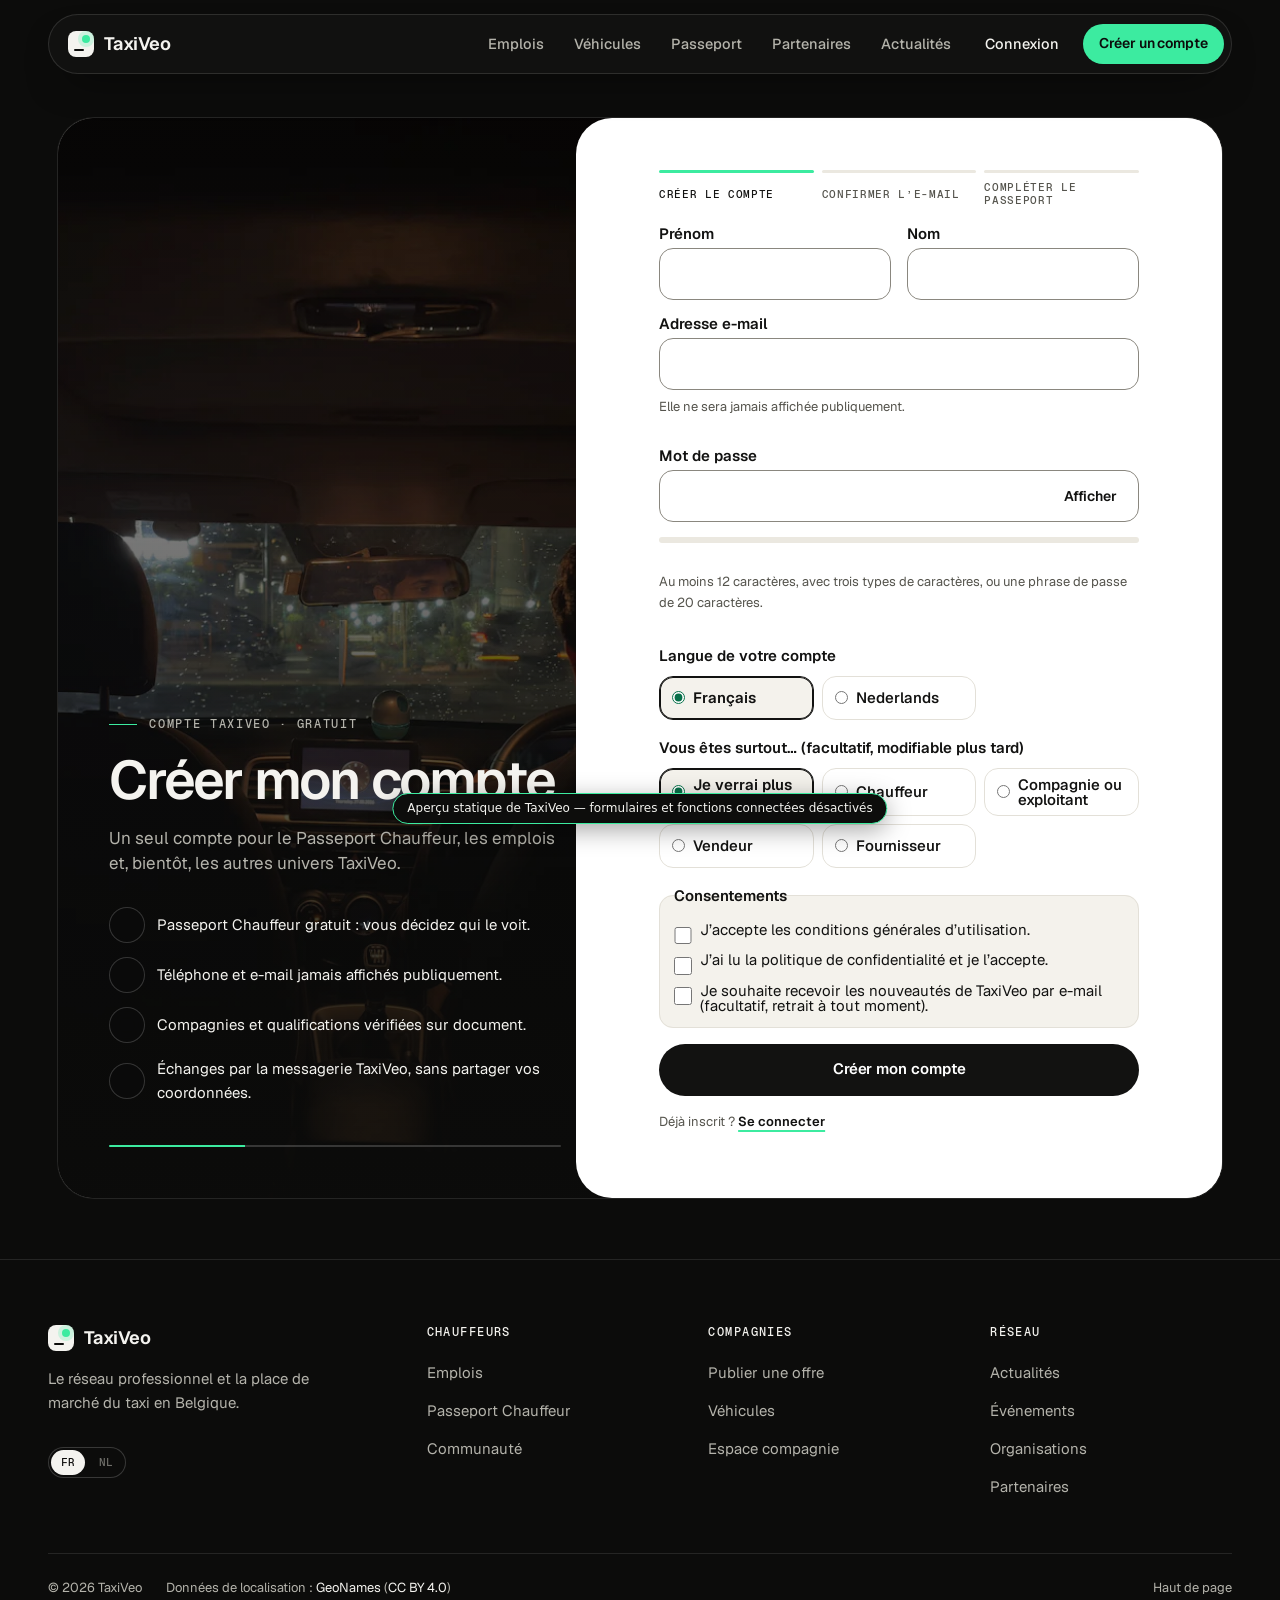
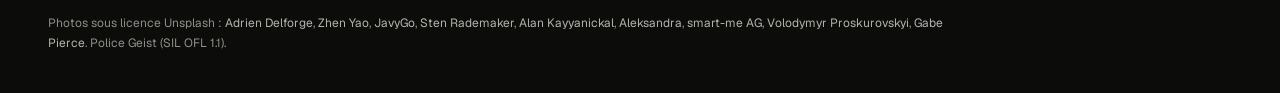
<file: inscription/index.html>
<!doctype html>
<html lang="fr-BE">
<head>
<meta name="robots" content="noindex, nofollow">
	<meta charset="UTF-8">
	<meta name="viewport" content="width=device-width, initial-scale=1, viewport-fit=cover">
	<link rel="profile" href="https://gmpg.org/xfn/11">
	<script>document.documentElement.classList.add('tv-js');</script>
	<title>Inscription &#8211; TaxiVeo</title>

<link rel="preload" href="https://heissam-touzani.github.io/taxiveo-preview/wp-content/themes/taxiveo-theme/assets/fonts/geist/Geist-Variable.woff2" as="font" type="font/woff2" crossorigin>
<link rel="alternate" type="application/rss+xml" title="TaxiVeo &raquo; Flux" href="#" />
<link rel="alternate" type="application/rss+xml" title="TaxiVeo &raquo; Flux des commentaires" href="#" />
<meta name="theme-color" content="#0C0C0B">
<link rel="icon" type="image/svg+xml" href="https://heissam-touzani.github.io/taxiveo-preview/wp-content/themes/taxiveo-theme/assets/img/favicon.svg">
<style id="wp-img-auto-sizes-contain-inline-css">
img:is([sizes=auto i],[sizes^="auto," i]){contain-intrinsic-size:3000px 1500px}
/*# sourceURL=wp-img-auto-sizes-contain-inline-css */
</style>
<link rel='stylesheet' id='taxiveo-tokens-css' href='https://heissam-touzani.github.io/taxiveo-preview/wp-content/themes/taxiveo-theme/assets/css/tokens.css?ver=0.5.0.1793527735' media='all' />
<style id="global-styles-inline-css">
:root{--wp--preset--aspect-ratio--square: 1;--wp--preset--aspect-ratio--4-3: 4/3;--wp--preset--aspect-ratio--3-4: 3/4;--wp--preset--aspect-ratio--3-2: 3/2;--wp--preset--aspect-ratio--2-3: 2/3;--wp--preset--aspect-ratio--16-9: 16/9;--wp--preset--aspect-ratio--9-16: 9/16;--wp--preset--color--black: #000000;--wp--preset--color--cyan-bluish-gray: #abb8c3;--wp--preset--color--white: #ffffff;--wp--preset--color--pale-pink: #f78da7;--wp--preset--color--vivid-red: #cf2e2e;--wp--preset--color--luminous-vivid-orange: #ff6900;--wp--preset--color--luminous-vivid-amber: #fcb900;--wp--preset--color--light-green-cyan: #7bdcb5;--wp--preset--color--vivid-green-cyan: #00d084;--wp--preset--color--pale-cyan-blue: #8ed1fc;--wp--preset--color--vivid-cyan-blue: #0693e3;--wp--preset--color--vivid-purple: #9b51e0;--wp--preset--gradient--vivid-cyan-blue-to-vivid-purple: linear-gradient(135deg,rgb(6,147,227) 0%,rgb(155,81,224) 100%);--wp--preset--gradient--light-green-cyan-to-vivid-green-cyan: linear-gradient(135deg,rgb(122,220,180) 0%,rgb(0,208,130) 100%);--wp--preset--gradient--luminous-vivid-amber-to-luminous-vivid-orange: linear-gradient(135deg,rgb(252,185,0) 0%,rgb(255,105,0) 100%);--wp--preset--gradient--luminous-vivid-orange-to-vivid-red: linear-gradient(135deg,rgb(255,105,0) 0%,rgb(207,46,46) 100%);--wp--preset--gradient--very-light-gray-to-cyan-bluish-gray: linear-gradient(135deg,rgb(238,238,238) 0%,rgb(169,184,195) 100%);--wp--preset--gradient--cool-to-warm-spectrum: linear-gradient(135deg,rgb(74,234,220) 0%,rgb(151,120,209) 20%,rgb(207,42,186) 40%,rgb(238,44,130) 60%,rgb(251,105,98) 80%,rgb(254,248,76) 100%);--wp--preset--gradient--blush-light-purple: linear-gradient(135deg,rgb(255,206,236) 0%,rgb(152,150,240) 100%);--wp--preset--gradient--blush-bordeaux: linear-gradient(135deg,rgb(254,205,165) 0%,rgb(254,45,45) 50%,rgb(107,0,62) 100%);--wp--preset--gradient--luminous-dusk: linear-gradient(135deg,rgb(255,203,112) 0%,rgb(199,81,192) 50%,rgb(65,88,208) 100%);--wp--preset--gradient--pale-ocean: linear-gradient(135deg,rgb(255,245,203) 0%,rgb(182,227,212) 50%,rgb(51,167,181) 100%);--wp--preset--gradient--electric-grass: linear-gradient(135deg,rgb(202,248,128) 0%,rgb(113,206,126) 100%);--wp--preset--gradient--midnight: linear-gradient(135deg,rgb(2,3,129) 0%,rgb(40,116,252) 100%);--wp--preset--font-size--small: 13px;--wp--preset--font-size--medium: 20px;--wp--preset--font-size--large: 36px;--wp--preset--font-size--x-large: 42px;--wp--preset--spacing--20: 0.44rem;--wp--preset--spacing--30: 0.67rem;--wp--preset--spacing--40: 1rem;--wp--preset--spacing--50: 1.5rem;--wp--preset--spacing--60: 2.25rem;--wp--preset--spacing--70: 3.38rem;--wp--preset--spacing--80: 5.06rem;--wp--preset--shadow--natural: 6px 6px 9px rgba(0, 0, 0, 0.2);--wp--preset--shadow--deep: 12px 12px 50px rgba(0, 0, 0, 0.4);--wp--preset--shadow--sharp: 6px 6px 0px rgba(0, 0, 0, 0.2);--wp--preset--shadow--outlined: 6px 6px 0px -3px rgb(255, 255, 255), 6px 6px rgb(0, 0, 0);--wp--preset--shadow--crisp: 6px 6px 0px rgb(0, 0, 0);}.wp-block-button{--wp--preset--dimension--25: 25%;--wp--preset--dimension--50: 50%;--wp--preset--dimension--75: 75%;--wp--preset--dimension--100: 100%;}:root { --wp--style--global--content-size: 800px;--wp--style--global--wide-size: 1200px; }:where(body) { margin: 0; }.wp-site-blocks > .alignleft { float: left; margin-right: 2em; }.wp-site-blocks > .alignright { float: right; margin-left: 2em; }.wp-site-blocks > .aligncenter { justify-content: center; margin-left: auto; margin-right: auto; }:where(.wp-site-blocks) > * { margin-block-start: 24px; margin-block-end: 0; }:where(.wp-site-blocks) > :first-child { margin-block-start: 0; }:where(.wp-site-blocks) > :last-child { margin-block-end: 0; }:root { --wp--style--block-gap: 24px; }:root :where(.is-layout-flow) > :first-child{margin-block-start: 0;}:root :where(.is-layout-flow) > :last-child{margin-block-end: 0;}:root :where(.is-layout-flow) > *{margin-block-start: 24px;margin-block-end: 0;}:root :where(.is-layout-constrained) > :first-child{margin-block-start: 0;}:root :where(.is-layout-constrained) > :last-child{margin-block-end: 0;}:root :where(.is-layout-constrained) > *{margin-block-start: 24px;margin-block-end: 0;}:root :where(.is-layout-flex){gap: 24px;}:root :where(.is-layout-grid){gap: 24px;}.is-layout-flow > .alignleft{float: left;margin-inline-start: 0;margin-inline-end: 2em;}.is-layout-flow > .alignright{float: right;margin-inline-start: 2em;margin-inline-end: 0;}.is-layout-flow > .aligncenter{margin-left: auto !important;margin-right: auto !important;}.is-layout-constrained > .alignleft{float: left;margin-inline-start: 0;margin-inline-end: 2em;}.is-layout-constrained > .alignright{float: right;margin-inline-start: 2em;margin-inline-end: 0;}.is-layout-constrained > .aligncenter{margin-left: auto !important;margin-right: auto !important;}.is-layout-constrained > :where(:not(.alignleft):not(.alignright):not(.alignfull)){max-width: var(--wp--style--global--content-size);margin-left: auto !important;margin-right: auto !important;}.is-layout-constrained > .alignwide{max-width: var(--wp--style--global--wide-size);}body .is-layout-flex{display: flex;}.is-layout-flex{flex-wrap: wrap;align-items: center;}.is-layout-flex > :is(*, div){margin: 0;}body .is-layout-grid{display: grid;}.is-layout-grid > :is(*, div){margin: 0;}body{padding-top: 0px;padding-right: 0px;padding-bottom: 0px;padding-left: 0px;}:root :where(.wp-element-button, .wp-block-button__link){background-color: #32373c;border-width: 0;color: #fff;font-family: inherit;font-size: inherit;font-style: inherit;font-weight: inherit;letter-spacing: inherit;line-height: inherit;padding-top: calc(0.667em + 2px);padding-right: calc(1.333em + 2px);padding-bottom: calc(0.667em + 2px);padding-left: calc(1.333em + 2px);text-decoration: none;text-transform: inherit;}.has-black-color{color: var(--wp--preset--color--black) !important;}.has-cyan-bluish-gray-color{color: var(--wp--preset--color--cyan-bluish-gray) !important;}.has-white-color{color: var(--wp--preset--color--white) !important;}.has-pale-pink-color{color: var(--wp--preset--color--pale-pink) !important;}.has-vivid-red-color{color: var(--wp--preset--color--vivid-red) !important;}.has-luminous-vivid-orange-color{color: var(--wp--preset--color--luminous-vivid-orange) !important;}.has-luminous-vivid-amber-color{color: var(--wp--preset--color--luminous-vivid-amber) !important;}.has-light-green-cyan-color{color: var(--wp--preset--color--light-green-cyan) !important;}.has-vivid-green-cyan-color{color: var(--wp--preset--color--vivid-green-cyan) !important;}.has-pale-cyan-blue-color{color: var(--wp--preset--color--pale-cyan-blue) !important;}.has-vivid-cyan-blue-color{color: var(--wp--preset--color--vivid-cyan-blue) !important;}.has-vivid-purple-color{color: var(--wp--preset--color--vivid-purple) !important;}.has-black-background-color{background-color: var(--wp--preset--color--black) !important;}.has-cyan-bluish-gray-background-color{background-color: var(--wp--preset--color--cyan-bluish-gray) !important;}.has-white-background-color{background-color: var(--wp--preset--color--white) !important;}.has-pale-pink-background-color{background-color: var(--wp--preset--color--pale-pink) !important;}.has-vivid-red-background-color{background-color: var(--wp--preset--color--vivid-red) !important;}.has-luminous-vivid-orange-background-color{background-color: var(--wp--preset--color--luminous-vivid-orange) !important;}.has-luminous-vivid-amber-background-color{background-color: var(--wp--preset--color--luminous-vivid-amber) !important;}.has-light-green-cyan-background-color{background-color: var(--wp--preset--color--light-green-cyan) !important;}.has-vivid-green-cyan-background-color{background-color: var(--wp--preset--color--vivid-green-cyan) !important;}.has-pale-cyan-blue-background-color{background-color: var(--wp--preset--color--pale-cyan-blue) !important;}.has-vivid-cyan-blue-background-color{background-color: var(--wp--preset--color--vivid-cyan-blue) !important;}.has-vivid-purple-background-color{background-color: var(--wp--preset--color--vivid-purple) !important;}.has-black-border-color{border-color: var(--wp--preset--color--black) !important;}.has-cyan-bluish-gray-border-color{border-color: var(--wp--preset--color--cyan-bluish-gray) !important;}.has-white-border-color{border-color: var(--wp--preset--color--white) !important;}.has-pale-pink-border-color{border-color: var(--wp--preset--color--pale-pink) !important;}.has-vivid-red-border-color{border-color: var(--wp--preset--color--vivid-red) !important;}.has-luminous-vivid-orange-border-color{border-color: var(--wp--preset--color--luminous-vivid-orange) !important;}.has-luminous-vivid-amber-border-color{border-color: var(--wp--preset--color--luminous-vivid-amber) !important;}.has-light-green-cyan-border-color{border-color: var(--wp--preset--color--light-green-cyan) !important;}.has-vivid-green-cyan-border-color{border-color: var(--wp--preset--color--vivid-green-cyan) !important;}.has-pale-cyan-blue-border-color{border-color: var(--wp--preset--color--pale-cyan-blue) !important;}.has-vivid-cyan-blue-border-color{border-color: var(--wp--preset--color--vivid-cyan-blue) !important;}.has-vivid-purple-border-color{border-color: var(--wp--preset--color--vivid-purple) !important;}.has-vivid-cyan-blue-to-vivid-purple-gradient-background{background: var(--wp--preset--gradient--vivid-cyan-blue-to-vivid-purple) !important;}.has-light-green-cyan-to-vivid-green-cyan-gradient-background{background: var(--wp--preset--gradient--light-green-cyan-to-vivid-green-cyan) !important;}.has-luminous-vivid-amber-to-luminous-vivid-orange-gradient-background{background: var(--wp--preset--gradient--luminous-vivid-amber-to-luminous-vivid-orange) !important;}.has-luminous-vivid-orange-to-vivid-red-gradient-background{background: var(--wp--preset--gradient--luminous-vivid-orange-to-vivid-red) !important;}.has-very-light-gray-to-cyan-bluish-gray-gradient-background{background: var(--wp--preset--gradient--very-light-gray-to-cyan-bluish-gray) !important;}.has-cool-to-warm-spectrum-gradient-background{background: var(--wp--preset--gradient--cool-to-warm-spectrum) !important;}.has-blush-light-purple-gradient-background{background: var(--wp--preset--gradient--blush-light-purple) !important;}.has-blush-bordeaux-gradient-background{background: var(--wp--preset--gradient--blush-bordeaux) !important;}.has-luminous-dusk-gradient-background{background: var(--wp--preset--gradient--luminous-dusk) !important;}.has-pale-ocean-gradient-background{background: var(--wp--preset--gradient--pale-ocean) !important;}.has-electric-grass-gradient-background{background: var(--wp--preset--gradient--electric-grass) !important;}.has-midnight-gradient-background{background: var(--wp--preset--gradient--midnight) !important;}.has-small-font-size{font-size: var(--wp--preset--font-size--small) !important;}.has-medium-font-size{font-size: var(--wp--preset--font-size--medium) !important;}.has-large-font-size{font-size: var(--wp--preset--font-size--large) !important;}.has-x-large-font-size{font-size: var(--wp--preset--font-size--x-large) !important;}
:root :where(.wp-block-icon svg){width: 24px;}
:root :where(.wp-block-pullquote){font-size: 1.5em;line-height: 1.6;}
/*# sourceURL=global-styles-inline-css */
</style>
<link rel='stylesheet' id='hello-elementor-css' href='https://heissam-touzani.github.io/taxiveo-preview/wp-content/themes/hello-elementor/assets/css/reset.css?ver=3.5.1' media='all' />
<link rel='stylesheet' id='hello-elementor-theme-style-css' href='https://heissam-touzani.github.io/taxiveo-preview/wp-content/themes/hello-elementor/assets/css/theme.css?ver=3.5.1' media='all' />
<link rel='stylesheet' id='elementor-frontend-css' href='https://heissam-touzani.github.io/taxiveo-preview/wp-content/plugins/elementor/assets/css/frontend.min.css?ver=4.3.5' media='all' />
<style id="elementor-frontend-inline-css">
.e-heading-base a, .e-paragraph-base a { all: unset; cursor: pointer; }form[data-element_type="e-form"].form-state-success [data-element_type="e-form-success-message"],form[data-element_type="e-form"].form-state-error [data-element_type="e-form-error-message"]{ display: block; }.elementor-edit-mode [data-element_type="e-form-success-message"]:is(.elementor-element-editable, :has(.elementor-element-editable), :has(> .elementor-empty-view)),.elementor-edit-mode [data-element_type="e-form-error-message"]:is(.elementor-element-editable, :has(.elementor-element-editable), :has(> .elementor-empty-view)){ display: block; }.e-background-video { position: relative; overflow: hidden; }.e-background-video__media { position: absolute; inset: 0; width: 100%; height: 100%; object-fit: cover; pointer-events: none; z-index: 0; }.e-background-video__content { position: relative; z-index: 1; flex: 1 1 auto; }.elementor-edit-mode .e-background-video__content.e-atomic-element:has(> .elementor-empty-view) { display: flex; flex-direction: column; flex: 1 1 auto; min-height: 0; }.elementor-edit-mode .e-background-video__content.e-atomic-element:has(> .elementor-empty-view) > .elementor-empty-view.elementor-empty-view { position: relative; flex: 1 1 auto; min-height: 120px; height: auto; width: 100%; }.elementor-edit-mode .e-background-video__content.e-atomic-element:has(> .elementor-empty-view) > .elementor-empty-view > .elementor-first-add { position: absolute; inset: 0; width: 100%; height: 100%; }.e-background-video__controls { z-index: 2; }.e-background-video__play, .e-background-video__pause { appearance: none; -webkit-appearance: none; }.e-background-video.e-background-video--playing .e-background-video__play { display: none; }.e-background-video.e-background-video--paused .e-background-video__pause { display: none; }.e-background-video:not(.e-background-video--playing):not(.e-background-video--paused) .e-background-video__controls,.e-background-video:not(.e-background-video--playing):not(.e-background-video--paused) .e-background-video__play,.e-background-video:not(.e-background-video--playing):not(.e-background-video--paused) .e-background-video__pause { display: none; }.e-accordion-item-header-base { list-style: none; }.e-accordion-item-header-base::-webkit-details-marker { display: none; }.e-accordion-item-base { interpolate-size: allow-keywords; }.e-accordion-item-base::details-content {block-size: 0; overflow: hidden;transition: block-size .3s ease, content-visibility .3s ease allow-discrete;}.e-accordion-item-base[open]::details-content { block-size: auto; }.e-accordion-item-icon-base.e-accordion-item-icon-base .e-svg-base { width: auto; height: 100%; max-width: 100%; }.e-accordion-item-icon-base.e-accordion-item-icon-base .e-svg-base svg { width: auto !important; }.e-accordion-item-icon-base svg { transition: transform .3s ease; }.e-accordion-item-base[open] > summary .e-accordion-item-icon-base svg { transform: rotate(180deg); }
/*# sourceURL=elementor-frontend-inline-css */
</style>
<link rel='stylesheet' id='elementor-post-5-css' href='https://heissam-touzani.github.io/taxiveo-preview/wp-content/uploads/elementor/css/post-5.css?ver=1793532028' media='all' />
<link rel='stylesheet' id='taxiveo-base-css' href='https://heissam-touzani.github.io/taxiveo-preview/wp-content/themes/taxiveo-theme/assets/css/base.css?ver=0.5.0.1793529095' media='all' />
<link rel='stylesheet' id='taxiveo-chrome-css' href='https://heissam-touzani.github.io/taxiveo-preview/wp-content/themes/taxiveo-theme/assets/css/chrome.css?ver=0.5.0.1793529668' media='all' />
<link rel='stylesheet' id='elementor-post-310-css' href='https://heissam-touzani.github.io/taxiveo-preview/wp-content/uploads/elementor/css/post-310.css?ver=1793532312' media='all' />
<link rel='stylesheet' id='base-desktop-css' href='https://heissam-touzani.github.io/taxiveo-preview/wp-content/uploads/elementor/css/base-desktop.css?ver=6ae7208843a4f' media='all' />
<link rel='stylesheet' id='global-310-frontend-desktop-css' href='https://heissam-touzani.github.io/taxiveo-preview/wp-content/uploads/elementor/css/global-310-frontend-desktop.css?ver=6ae72198611cc' media='all' />
<link rel='stylesheet' id='local-310-frontend-desktop-css' href='https://heissam-touzani.github.io/taxiveo-preview/wp-content/uploads/elementor/css/local-310-frontend-desktop.css?ver=6ae72198618c7' media='all' />
<link rel='stylesheet' id='base-mobile-css' href='https://heissam-touzani.github.io/taxiveo-preview/wp-content/uploads/elementor/css/base-mobile.css?ver=6ae7208843a4f' media='(max-width:767px)' />
<link rel='stylesheet' id='taxiveo-widgets-css' href='https://heissam-touzani.github.io/taxiveo-preview/wp-content/plugins/taxiveo-core/assets/elementor/widgets.css?ver=1793529496' media='all' />
<link rel='stylesheet' id='taxiveo-elementor-spaces-css' href='https://heissam-touzani.github.io/taxiveo-preview/wp-content/plugins/taxiveo-core/assets/elementor/spaces.css?ver=1793532111' media='all' />
<link rel='stylesheet' id='taxiveo-components-css' href='https://heissam-touzani.github.io/taxiveo-preview/wp-content/themes/taxiveo-theme/assets/css/components.css?ver=0.5.0.1793529177' media='all' />
<script data-wp-strategy="defer" defer id="taxiveo-motion-js" src="https://heissam-touzani.github.io/taxiveo-preview/wp-content/themes/taxiveo-theme/assets/js/motion.js?ver=0.5.0.1793532256"></script>
<script data-wp-strategy="defer" defer id="taxiveo-header-js" src="https://heissam-touzani.github.io/taxiveo-preview/wp-content/themes/taxiveo-theme/assets/js/header.js?ver=0.5.0.1793528317"></script>
<script id="jquery-core-js" src="https://heissam-touzani.github.io/taxiveo-preview/wp-includes/js/jquery/jquery.min.js?ver=3.7.1"></script>
<script id="jquery-migrate-js" src="https://heissam-touzani.github.io/taxiveo-preview/wp-includes/js/jquery/jquery-migrate.min.js?ver=3.4.1"></script>
<link rel="canonical" href="https://heissam-touzani.github.io/taxiveo-preview/inscription/" />
<style>
				.e-con.e-parent:nth-of-type(n+4):not(.e-lazyloaded):not(.e-no-lazyload),
				.e-con.e-parent:nth-of-type(n+4):not(.e-lazyloaded):not(.e-no-lazyload) * {
					background-image: none !important;
				}
				@media screen and (max-height: 1024px) {
					.e-con.e-parent:nth-of-type(n+3):not(.e-lazyloaded):not(.e-no-lazyload),
					.e-con.e-parent:nth-of-type(n+3):not(.e-lazyloaded):not(.e-no-lazyload) * {
						background-image: none !important;
					}
				}
				@media screen and (max-height: 640px) {
					.e-con.e-parent:nth-of-type(n+2):not(.e-lazyloaded):not(.e-no-lazyload),
					.e-con.e-parent:nth-of-type(n+2):not(.e-lazyloaded):not(.e-no-lazyload) * {
						background-image: none !important;
					}
				}
			</style>
			</head>
<body class="wp-singular page-template page-template-elementor_header_footer page page-id-310 wp-embed-responsive wp-theme-hello-elementor wp-child-theme-taxiveo-theme tv-has-bottombar hello-elementor-default elementor-default elementor-template-full-width elementor-kit-5 elementor-page elementor-page-310">
<a class="tv-skip" href="#tv-contenu">Aller au contenu</a>
<div class="tv-progress" aria-hidden="true"></div>

<header class="tv-nav is-solid" data-tv-nav>
	<nav class="tv-nav__bar" aria-label="Navigation principale">
		<a class="tv-brand" href="https://heissam-touzani.github.io/taxiveo-preview/" aria-label="TaxiVeo, accueil" rel="home"><span class="tv-brand__mark" aria-hidden="true"><span></span></span><span aria-hidden="true">TaxiVeo</span></a>
		<div class="tv-nav__links"><ul id="menu-navigation-principale" class="tv-menu tv-menu--primary"><li id="menu-item-664" class="menu-item menu-item-type-post_type menu-item-object-page menu-item-664"><a href="https://heissam-touzani.github.io/taxiveo-preview/emplois/">Emplois</a></li>
<li id="menu-item-1255" class="menu-item menu-item-type-post_type menu-item-object-page menu-item-1255"><a href="https://heissam-touzani.github.io/taxiveo-preview/vehicules/">Véhicules</a></li>
<li id="menu-item-665" class="menu-item menu-item-type-post_type menu-item-object-page menu-item-665"><a href="https://heissam-touzani.github.io/taxiveo-preview/passeport-chauffeur/">Passeport</a></li>
<li id="menu-item-2475" class="menu-item menu-item-type-post_type menu-item-object-page menu-item-2475"><a href="https://heissam-touzani.github.io/taxiveo-preview/partenaires/">Partenaires</a></li>
<li id="menu-item-1794" class="menu-item menu-item-type-post_type menu-item-object-page menu-item-1794"><a href="https://heissam-touzani.github.io/taxiveo-preview/actualites/">Actualités</a></li>
</ul></div>
					<a class="tv-nav__login" href="https://heissam-touzani.github.io/taxiveo-preview/connexion/">Connexion</a>
			<a class="tv-btn tv-btn--accent tv-btn--sm tv-nav__cta" href="https://heissam-touzani.github.io/taxiveo-preview/inscription/">Créer un compte</a>
				<button class="tv-nav__toggle" type="button" aria-expanded="false" aria-controls="tv-nav-panel" aria-label="Ouvrir le menu" data-open="Ouvrir le menu" data-close="Fermer le menu" data-tv-nav-toggle>
			<span class="tv-nav__burger" aria-hidden="true"><span></span><span></span></span>
		</button>
	</nav>
	<div class="tv-nav__panel" id="tv-nav-panel" data-tv-nav-panel>
		<nav class="tv-nav__panel-menu" aria-label="Menu mobile">
			<ul id="menu-menu-mobile" class="tv-menu tv-menu--mobile"><li id="menu-item-667" class="menu-item menu-item-type-post_type menu-item-object-page menu-item-home menu-item-667"><a href="https://heissam-touzani.github.io/taxiveo-preview/" style="--i:0"><span>Accueil</span><svg class="tv-icon" aria-hidden="true" focusable="false"><use href="https://heissam-touzani.github.io/taxiveo-preview/wp-content/themes/taxiveo-theme/assets/icons/icons.svg?ver=0.5.0.1793527872#i-arrow-c"></use></svg></a></li>
<li id="menu-item-668" class="menu-item menu-item-type-post_type menu-item-object-page menu-item-668"><a href="https://heissam-touzani.github.io/taxiveo-preview/emplois/" style="--i:1"><span>Emplois</span><svg class="tv-icon" aria-hidden="true" focusable="false"><use href="https://heissam-touzani.github.io/taxiveo-preview/wp-content/themes/taxiveo-theme/assets/icons/icons.svg?ver=0.5.0.1793527872#i-arrow-c"></use></svg></a></li>
<li id="menu-item-1256" class="menu-item menu-item-type-post_type menu-item-object-page menu-item-1256"><a href="https://heissam-touzani.github.io/taxiveo-preview/vehicules/" style="--i:2"><span>Véhicules</span><svg class="tv-icon" aria-hidden="true" focusable="false"><use href="https://heissam-touzani.github.io/taxiveo-preview/wp-content/themes/taxiveo-theme/assets/icons/icons.svg?ver=0.5.0.1793527872#i-arrow-c"></use></svg></a></li>
<li id="menu-item-669" class="menu-item menu-item-type-post_type menu-item-object-page menu-item-669"><a href="https://heissam-touzani.github.io/taxiveo-preview/passeport-chauffeur/" style="--i:3"><span>Passeport Chauffeur</span><svg class="tv-icon" aria-hidden="true" focusable="false"><use href="https://heissam-touzani.github.io/taxiveo-preview/wp-content/themes/taxiveo-theme/assets/icons/icons.svg?ver=0.5.0.1793527872#i-arrow-c"></use></svg></a></li>
<li id="menu-item-2477" class="menu-item menu-item-type-post_type menu-item-object-page menu-item-2477"><a href="https://heissam-touzani.github.io/taxiveo-preview/partenaires/" style="--i:4"><span>Partenaires</span><svg class="tv-icon" aria-hidden="true" focusable="false"><use href="https://heissam-touzani.github.io/taxiveo-preview/wp-content/themes/taxiveo-theme/assets/icons/icons.svg?ver=0.5.0.1793527872#i-arrow-c"></use></svg></a></li>
<li id="menu-item-1796" class="menu-item menu-item-type-post_type menu-item-object-page menu-item-1796"><a href="https://heissam-touzani.github.io/taxiveo-preview/actualites/" style="--i:5"><span>Actualités</span><svg class="tv-icon" aria-hidden="true" focusable="false"><use href="https://heissam-touzani.github.io/taxiveo-preview/wp-content/themes/taxiveo-theme/assets/icons/icons.svg?ver=0.5.0.1793527872#i-arrow-c"></use></svg></a></li>
<li id="menu-item-1797" class="menu-item menu-item-type-post_type menu-item-object-page menu-item-1797"><a href="https://heissam-touzani.github.io/taxiveo-preview/evenements/" style="--i:6"><span>Événements</span><svg class="tv-icon" aria-hidden="true" focusable="false"><use href="https://heissam-touzani.github.io/taxiveo-preview/wp-content/themes/taxiveo-theme/assets/icons/icons.svg?ver=0.5.0.1793527872#i-arrow-c"></use></svg></a></li>
<li id="menu-item-1798" class="menu-item menu-item-type-post_type menu-item-object-page menu-item-1798"><a href="https://heissam-touzani.github.io/taxiveo-preview/organisations/" style="--i:7"><span>Organisations</span><svg class="tv-icon" aria-hidden="true" focusable="false"><use href="https://heissam-touzani.github.io/taxiveo-preview/wp-content/themes/taxiveo-theme/assets/icons/icons.svg?ver=0.5.0.1793527872#i-arrow-c"></use></svg></a></li>
<li id="menu-item-1799" class="menu-item menu-item-type-post_type menu-item-object-page menu-item-1799"><a href="https://heissam-touzani.github.io/taxiveo-preview/communaute/" style="--i:8"><span>Communauté</span><svg class="tv-icon" aria-hidden="true" focusable="false"><use href="https://heissam-touzani.github.io/taxiveo-preview/wp-content/themes/taxiveo-theme/assets/icons/icons.svg?ver=0.5.0.1793527872#i-arrow-c"></use></svg></a></li>
<li id="menu-item-670" class="menu-item menu-item-type-post_type menu-item-object-page menu-item-670"><a href="#" style="--i:9"><span>Mon Passeport</span><svg class="tv-icon" aria-hidden="true" focusable="false"><use href="https://heissam-touzani.github.io/taxiveo-preview/wp-content/themes/taxiveo-theme/assets/icons/icons.svg?ver=0.5.0.1793527872#i-arrow-c"></use></svg></a></li>
<li id="menu-item-671" class="menu-item menu-item-type-post_type menu-item-object-page menu-item-671"><a href="#" style="--i:10"><span>Mes candidatures</span><svg class="tv-icon" aria-hidden="true" focusable="false"><use href="https://heissam-touzani.github.io/taxiveo-preview/wp-content/themes/taxiveo-theme/assets/icons/icons.svg?ver=0.5.0.1793527872#i-arrow-c"></use></svg></a></li>
<li id="menu-item-1257" class="menu-item menu-item-type-post_type menu-item-object-page menu-item-1257"><a href="#" style="--i:11"><span>Mes annonces</span><svg class="tv-icon" aria-hidden="true" focusable="false"><use href="https://heissam-touzani.github.io/taxiveo-preview/wp-content/themes/taxiveo-theme/assets/icons/icons.svg?ver=0.5.0.1793527872#i-arrow-c"></use></svg></a></li>
<li id="menu-item-1258" class="menu-item menu-item-type-post_type menu-item-object-page menu-item-1258"><a href="#" style="--i:12"><span>Mes favoris</span><svg class="tv-icon" aria-hidden="true" focusable="false"><use href="https://heissam-touzani.github.io/taxiveo-preview/wp-content/themes/taxiveo-theme/assets/icons/icons.svg?ver=0.5.0.1793527872#i-arrow-c"></use></svg></a></li>
<li id="menu-item-672" class="menu-item menu-item-type-post_type menu-item-object-page menu-item-672"><a href="#" style="--i:13"><span>Espace Compagnie</span><svg class="tv-icon" aria-hidden="true" focusable="false"><use href="https://heissam-touzani.github.io/taxiveo-preview/wp-content/themes/taxiveo-theme/assets/icons/icons.svg?ver=0.5.0.1793527872#i-arrow-c"></use></svg></a></li>
<li id="menu-item-1800" class="menu-item menu-item-type-post_type menu-item-object-page menu-item-1800"><a href="#" style="--i:14"><span>Publier une actualité</span><svg class="tv-icon" aria-hidden="true" focusable="false"><use href="https://heissam-touzani.github.io/taxiveo-preview/wp-content/themes/taxiveo-theme/assets/icons/icons.svg?ver=0.5.0.1793527872#i-arrow-c"></use></svg></a></li>
<li id="menu-item-673" class="menu-item menu-item-type-post_type menu-item-object-page menu-item-673"><a href="#" style="--i:15"><span>Mon compte</span><svg class="tv-icon" aria-hidden="true" focusable="false"><use href="https://heissam-touzani.github.io/taxiveo-preview/wp-content/themes/taxiveo-theme/assets/icons/icons.svg?ver=0.5.0.1793527872#i-arrow-c"></use></svg></a></li>
<li id="menu-item-674" class="menu-item menu-item-type-post_type menu-item-object-page menu-item-674"><a href="https://heissam-touzani.github.io/taxiveo-preview/connexion/" style="--i:16"><span>Connexion</span><svg class="tv-icon" aria-hidden="true" focusable="false"><use href="https://heissam-touzani.github.io/taxiveo-preview/wp-content/themes/taxiveo-theme/assets/icons/icons.svg?ver=0.5.0.1793527872#i-arrow-c"></use></svg></a></li>
<li id="menu-item-675" class="menu-item menu-item-type-post_type menu-item-object-page current-menu-item page_item page-item-310 current_page_item menu-item-675"><a href="https://heissam-touzani.github.io/taxiveo-preview/inscription/" aria-current="page" style="--i:17"><span>Inscription</span><svg class="tv-icon" aria-hidden="true" focusable="false"><use href="https://heissam-touzani.github.io/taxiveo-preview/wp-content/themes/taxiveo-theme/assets/icons/icons.svg?ver=0.5.0.1793527872#i-arrow-c"></use></svg></a></li>
</ul>		</nav>
		<div class="tv-nav__panel-actions">
							<a class="tv-btn tv-btn--on-night" href="https://heissam-touzani.github.io/taxiveo-preview/connexion/">Connexion</a>
				<a class="tv-btn tv-btn--accent" href="https://heissam-touzani.github.io/taxiveo-preview/inscription/">Créer un compte</a>
					</div>
		<div class="tv-nav__panel-lang"><p class="tv-lang" role="group" aria-labelledby="tv-lang-panel"><span class="tv-sr" id="tv-lang-panel">Langue</span><span lang="fr" aria-current="true">FR<span class="tv-sr"> (langue actuelle)</span></span><span aria-hidden="true">/</span><span lang="nl" aria-disabled="true" title="Version néerlandaise bientôt disponible">NL<span class="tv-sr"> (bientôt disponible)</span></span></p></div>
	</div>
</header>
	<div class="tv-nav-spacer" aria-hidden="true"></div>

<div id="tv-contenu" class="tv-skip-target" tabindex="-1"></div>
		<div data-elementor-type="wp-page" data-elementor-id="310" class="elementor elementor-310">
				<section class="elementor-element elementor-element-10817a68 e-con e-atomic-element e-div-block-base e-default-section tv-section tv-sp-authpage " data-id="10817a68" data-element_type="e-div-block" data-e-type="e-div-block" data-interaction-id="10817a68">
    <div class="elementor-element elementor-element-1cc53c0e e-con e-atomic-element e-div-block-base e-default-div tv-container e-409feafc-e62f tv-sp-authbox " data-id="1cc53c0e" data-element_type="e-div-block" data-e-type="e-div-block" data-interaction-id="1cc53c0e">
    		<div class="elementor-element elementor-element-cce6f25 elementor-widget elementor-widget-shortcode" data-id="cce6f25" data-element_type="widget" data-e-type="widget" data-widget_type="shortcode.default">
							<div class="elementor-shortcode"><div class="tv-account tv-sp-auth tv-sp-auth--register"><aside class="tv-sp-auth__brand" aria-labelledby="tv-auth-title"><div class="tv-sp-auth__brandin"><p class="tv-sp-auth__kicker">Compte TaxiVeo · gratuit</p><h1 class="tv-sp-auth__title" id="tv-auth-title">Créer mon compte</h1><p class="tv-sp-auth__lead">Un seul compte pour le Passeport Chauffeur, les emplois et, bientôt, les autres univers TaxiVeo.</p><ul class="tv-sp-auth__points"><li><span aria-hidden="true"><svg class="tv-icon" aria-hidden="true" focusable="false"><use href="https://heissam-touzani.github.io/taxiveo-preview/wp-content/themes/taxiveo-theme/assets/icons/icons.svg?ver=0.5.0.1793527872#i-idcard"></use></svg></span>Passeport Chauffeur gratuit : vous décidez qui le voit.</li><li><span aria-hidden="true"><svg class="tv-icon" aria-hidden="true" focusable="false"><use href="https://heissam-touzani.github.io/taxiveo-preview/wp-content/themes/taxiveo-theme/assets/icons/icons.svg?ver=0.5.0.1793527872#i-lock"></use></svg></span>Téléphone et e-mail jamais affichés publiquement.</li><li><span aria-hidden="true"><svg class="tv-icon" aria-hidden="true" focusable="false"><use href="https://heissam-touzani.github.io/taxiveo-preview/wp-content/themes/taxiveo-theme/assets/icons/icons.svg?ver=0.5.0.1793527872#i-verified"></use></svg></span>Compagnies et qualifications vérifiées sur document.</li><li><span aria-hidden="true"><svg class="tv-icon" aria-hidden="true" focusable="false"><use href="https://heissam-touzani.github.io/taxiveo-preview/wp-content/themes/taxiveo-theme/assets/icons/icons.svg?ver=0.5.0.1793527872#i-chat"></use></svg></span>Échanges par la messagerie TaxiVeo, sans partager vos coordonnées.</li></ul></div><div class="tv-sp-auth__route" aria-hidden="true"></div></aside><div class="tv-sp-auth__main"><div class="tv-sp-auth__inner"><ol class="tv-sp-auth__steps" aria-label="Étapes"><li class="is-current" aria-current="step"><span aria-hidden="true">1</span>Créer le compte</li><li class=""><span aria-hidden="true">2</span>Confirmer l’e-mail</li><li class=""><span aria-hidden="true">3</span>Compléter le Passeport</li></ol><form class="tv-account__form" method="post" action="" novalidate aria-labelledby="tv-account-register-title"><h2 class="tv-account__title" id="tv-account-register-title">Créer un compte</h2><input type="hidden" name="tv_account_action" value="register"><input type="hidden" id="_tv_nonce" name="_tv_nonce" value="" /><div class="tv-account__row"><div class="tv-field"><label class="tv-label" for="tv-first_name">Prénom</label><input class="tv-input" id="tv-first_name" name="first_name" type="text" value="" autocomplete="given-name" maxlength="50" required="required"></div><div class="tv-field"><label class="tv-label" for="tv-last_name">Nom</label><input class="tv-input" id="tv-last_name" name="last_name" type="text" value="" autocomplete="family-name" maxlength="50" required="required"></div></div><div class="tv-field"><label class="tv-label" for="tv-email">Adresse e-mail</label><input class="tv-input" id="tv-email" name="email" type="email" value="" autocomplete="email" maxlength="100" required="required" aria-describedby="tv-email-help"><p class="tv-help" id="tv-email-help">Elle ne sera jamais affichée publiquement.</p></div><div class="tv-field"><label class="tv-label" for="tv-password">Mot de passe</label><input class="tv-input" id="tv-password" name="password" type="password" value="" autocomplete="new-password" minlength="12" maxlength="128" required="required" data-tv-password="meter" aria-describedby="tv-password-help"><p class="tv-help" id="tv-password-help">Au moins 12 caractères, avec trois types de caractères, ou une phrase de passe de 20 caractères.</p></div><fieldset class="tv-field tv-account__choices"><legend class="tv-label">Langue de votre compte</legend><label class="tv-account__choice" for="tv-lang-fr"><input type="radio" id="tv-lang-fr" name="lang" value="fr" checked='checked'> <span>Français</span></label><label class="tv-account__choice" for="tv-lang-nl"><input type="radio" id="tv-lang-nl" name="lang" value="nl"> <span>Nederlands</span></label></fieldset><fieldset class="tv-field tv-account__choices"><legend class="tv-label">Vous êtes surtout… (facultatif, modifiable plus tard)</legend><label class="tv-account__choice" for="tv-hat-none"><input type="radio" id="tv-hat-none" name="hat" value="" checked='checked'> <span>Je verrai plus tard</span></label><label class="tv-account__choice" for="tv-hat-driver"><input type="radio" id="tv-hat-driver" name="hat" value="driver"> <span>Chauffeur</span></label><label class="tv-account__choice" for="tv-hat-company"><input type="radio" id="tv-hat-company" name="hat" value="company"> <span>Compagnie ou exploitant</span></label><label class="tv-account__choice" for="tv-hat-seller"><input type="radio" id="tv-hat-seller" name="hat" value="seller"> <span>Vendeur</span></label><label class="tv-account__choice" for="tv-hat-supplier"><input type="radio" id="tv-hat-supplier" name="hat" value="supplier"> <span>Fournisseur</span></label></fieldset><fieldset class="tv-account__consents"><legend class="tv-label">Consentements</legend><div class="tv-field tv-account__check"><input type="checkbox" id="tv-accept_terms" name="accept_terms" value="1" required aria-required="true"> <label for="tv-accept_terms">J’accepte les conditions générales d’utilisation.</label></div><div class="tv-field tv-account__check"><input type="checkbox" id="tv-accept_privacy" name="accept_privacy" value="1" required aria-required="true"> <label for="tv-accept_privacy">J’ai lu la politique de confidentialité et je l’accepte.</label></div><div class="tv-field tv-account__check"><input type="checkbox" id="tv-accept_marketing" name="accept_marketing" value="1"> <label for="tv-accept_marketing">Je souhaite recevoir les nouveautés de TaxiVeo par e-mail (facultatif, retrait à tout moment).</label></div></fieldset><div class="tv-account__hp" aria-hidden="true"><label for="tv-tv_hp_website">Ne pas remplir</label><input type="text" id="tv-tv_hp_website" name="tv_hp_website" value="" tabindex="-1" autocomplete="off"></div><button type="submit" class="tv-btn tv-btn--primary tv-btn--block">Créer mon compte</button><p class="tv-help">Déjà inscrit ? <a href="https://heissam-touzani.github.io/taxiveo-preview/connexion/">Se connecter</a></p></form></div></div></div></div>
						</div>
		
</div>

</section>
		</div>
		<footer class="tv-footer">
	<div class="tv-container">
		<div class="tv-footer__grid">
			<div class="tv-footer__brand">
				<a class="tv-brand" href="https://heissam-touzani.github.io/taxiveo-preview/" rel="home"><span class="tv-brand__mark" aria-hidden="true"><span></span></span>TaxiVeo</a>
				<p>Le réseau professionnel et la place de marché du taxi en Belgique.</p>
				<p class="tv-lang" role="group" aria-labelledby="tv-lang-footer"><span class="tv-sr" id="tv-lang-footer">Langue</span><span lang="fr" aria-current="true">FR<span class="tv-sr"> (langue actuelle)</span></span><span aria-hidden="true">/</span><span lang="nl" aria-disabled="true" title="Version néerlandaise bientôt disponible">NL<span class="tv-sr"> (bientôt disponible)</span></span></p>			</div>
							<nav class="tv-footer__col" aria-labelledby="tv-footer-1-title">
					<h2 class="tv-footer__title" id="tv-footer-1-title">Chauffeurs</h2>
					<ul id="menu-chauffeurs" class="tv-menu tv-menu--footer-1"><li id="menu-item-683" class="menu-item menu-item-type-post_type menu-item-object-page menu-item-683"><a href="https://heissam-touzani.github.io/taxiveo-preview/emplois/">Emplois</a></li>
<li id="menu-item-681" class="menu-item menu-item-type-post_type menu-item-object-page menu-item-681"><a href="https://heissam-touzani.github.io/taxiveo-preview/passeport-chauffeur/">Passeport Chauffeur</a></li>
<li id="menu-item-1804" class="menu-item menu-item-type-post_type menu-item-object-page menu-item-1804"><a href="https://heissam-touzani.github.io/taxiveo-preview/communaute/">Communauté</a></li>
</ul>				</nav>
							<nav class="tv-footer__col" aria-labelledby="tv-footer-2-title">
					<h2 class="tv-footer__title" id="tv-footer-2-title">Compagnies</h2>
					<ul id="menu-compagnies" class="tv-menu tv-menu--footer-2"><li id="menu-item-687" class="menu-item menu-item-type-post_type menu-item-object-page menu-item-687"><a href="#">Publier une offre</a></li>
<li id="menu-item-1259" class="menu-item menu-item-type-post_type menu-item-object-page menu-item-1259"><a href="https://heissam-touzani.github.io/taxiveo-preview/vehicules/">Véhicules</a></li>
<li id="menu-item-685" class="menu-item menu-item-type-post_type menu-item-object-page menu-item-685"><a href="#">Espace compagnie</a></li>
</ul>				</nav>
							<nav class="tv-footer__col" aria-labelledby="tv-footer-3-title">
					<h2 class="tv-footer__title" id="tv-footer-3-title">Réseau</h2>
					<ul id="menu-compte" class="tv-menu tv-menu--footer-3"><li id="menu-item-2478" class="menu-item menu-item-type-post_type menu-item-object-page menu-item-2478"><a href="https://heissam-touzani.github.io/taxiveo-preview/actualites/">Actualités</a></li>
<li id="menu-item-2479" class="menu-item menu-item-type-post_type menu-item-object-page menu-item-2479"><a href="https://heissam-touzani.github.io/taxiveo-preview/evenements/">Événements</a></li>
<li id="menu-item-2480" class="menu-item menu-item-type-post_type menu-item-object-page menu-item-2480"><a href="https://heissam-touzani.github.io/taxiveo-preview/organisations/">Organisations</a></li>
<li id="menu-item-2481" class="menu-item menu-item-type-post_type menu-item-object-page menu-item-2481"><a href="https://heissam-touzani.github.io/taxiveo-preview/partenaires/">Partenaires</a></li>
</ul>				</nav>
					</div>
		<div class="tv-footer__bottom">
			<p class="tv-footer__legal">
				<span>
					© 2026 TaxiVeo				</span>
				<span>
					Données de localisation : <a href="https://www.geonames.org/" rel="noopener">GeoNames</a> (<a href="https://creativecommons.org/licenses/by/4.0/deed.fr" rel="noopener license">CC BY 4.0</a>)				</span>
				<a class="tv-footer__top" href="#tv-contenu">Haut de page</a>
			</p>
			<p class="tv-footer__credits">
				Photos sous licence Unsplash :									<a href="https://unsplash.com/photos/voitures-sur-la-route-pendant-la-nuit--heeB4Shku0" rel="noopener">Adrien Delforge</a>, 									<a href="https://unsplash.com/photos/chauffeur-de-taxi-dans-la-circulation-avec-un-train-flou-qui-passe-lWLnobA0cow" rel="noopener">Zhen Yao</a>, 									<a href="https://unsplash.com/photos/taxi-blanc-et-noir-sur-la-route-pendant-la-nuit-mnItwT1ogBM" rel="noopener">JavyGo</a>, 									<a href="https://unsplash.com/photos/mecanicien-travaillant-sur-un-moteur-de-voiture-UZUzvJEvKnI" rel="noopener">Sten Rademaker</a>, 									<a href="https://unsplash.com/photos/personne-conduisant-une-voiture-sur-une-rue-pluvieuse-Lr_WryjSUyQ" rel="noopener">Alan Kayyanickal</a>, 									<a href="https://unsplash.com/photos/une-voiture-garee-devant-un-immeuble-la-nuit-g4dDsHW4otc" rel="noopener">Aleksandra</a>, 									<a href="https://unsplash.com/fr/photos/voiture-electrique-blanche-en-charge-a-une-station-WZz3bISfJa8" rel="noopener">smart-me AG</a>, 									<a href="https://unsplash.com/fr/photos/homme-conduisant-une-voiture-t6sIyh2swzQ" rel="noopener">Volodymyr Proskurovskyi</a>, 									<a href="https://unsplash.com/photos/personne-conduisant-une-voiture-pendant-la-nuit--UAmLjpbFis" rel="noopener">Gabe Pierce</a>.								Police Geist (SIL OFL 1.1).			</p>
		</div>
	</div>
</footer>

<nav class="tv-tabbar" aria-label="Navigation rapide">
	<ul id="menu-barre-inferieure-mobile" class="tv-menu tv-menu--bottombar"><li id="menu-item-676" class="tv-icon-home menu-item menu-item-type-post_type menu-item-object-page menu-item-home menu-item-676"><a href="https://heissam-touzani.github.io/taxiveo-preview/"><svg class="tv-icon" aria-hidden="true" focusable="false"><use href="https://heissam-touzani.github.io/taxiveo-preview/wp-content/themes/taxiveo-theme/assets/icons/icons.svg?ver=0.5.0.1793527872#i-home"></use></svg><span>Accueil</span></a></li>
<li id="menu-item-677" class="tv-icon-briefcase menu-item menu-item-type-post_type menu-item-object-page menu-item-677"><a href="https://heissam-touzani.github.io/taxiveo-preview/emplois/"><svg class="tv-icon" aria-hidden="true" focusable="false"><use href="https://heissam-touzani.github.io/taxiveo-preview/wp-content/themes/taxiveo-theme/assets/icons/icons.svg?ver=0.5.0.1793527872#i-briefcase"></use></svg><span>Emplois</span></a></li>
<li id="menu-item-2476" class="tv-icon-car menu-item menu-item-type-post_type menu-item-object-page menu-item-2476"><a href="https://heissam-touzani.github.io/taxiveo-preview/vehicules/"><svg class="tv-icon" aria-hidden="true" focusable="false"><use href="https://heissam-touzani.github.io/taxiveo-preview/wp-content/themes/taxiveo-theme/assets/icons/icons.svg?ver=0.5.0.1793527872#i-car"></use></svg><span>Véhicules</span></a></li>
<li id="menu-item-678" class="tv-icon-idcard menu-item menu-item-type-post_type menu-item-object-page menu-item-678"><a href="#"><svg class="tv-icon" aria-hidden="true" focusable="false"><use href="https://heissam-touzani.github.io/taxiveo-preview/wp-content/themes/taxiveo-theme/assets/icons/icons.svg?ver=0.5.0.1793527872#i-idcard"></use></svg><span>Passeport</span></a></li>
<li id="menu-item-680" class="tv-icon-user menu-item menu-item-type-post_type menu-item-object-page menu-item-680"><a href="#"><svg class="tv-icon" aria-hidden="true" focusable="false"><use href="https://heissam-touzani.github.io/taxiveo-preview/wp-content/themes/taxiveo-theme/assets/icons/icons.svg?ver=0.5.0.1793527872#i-user"></use></svg><span>Compte</span></a></li>
</ul></nav>

<script>
				( () => {
					const lazyloadRunObserver = () => {
						const lazyloadBackgrounds = document.querySelectorAll( `.e-con.e-parent:not(.e-lazyloaded)` );
						const lazyloadBackgroundObserver = new IntersectionObserver( ( entries ) => {
							entries.forEach( ( entry ) => {
								if ( entry.isIntersecting ) {
									let lazyloadBackground = entry.target;
									if( lazyloadBackground ) {
										lazyloadBackground.classList.add( 'e-lazyloaded' );
									}
									lazyloadBackgroundObserver.unobserve( entry.target );
								}
							});
						}, { rootMargin: '200px 0px 200px 0px' } );
						lazyloadBackgrounds.forEach( ( lazyloadBackground ) => {
							lazyloadBackgroundObserver.observe( lazyloadBackground );
						} );
					};
					const events = [
						'DOMContentLoaded',
						'elementor/lazyload/observe',
					];
					events.forEach( ( event ) => {
						document.addEventListener( event, lazyloadRunObserver );
					} );
				} )();
			</script>
			<link rel='stylesheet' id='taxiveo-account-css' href='https://heissam-touzani.github.io/taxiveo-preview/wp-content/plugins/taxiveo-core/assets/account/account.css?ver=0.1.0' media='all' />
<script id="elementor-webpack-runtime-js" src="https://heissam-touzani.github.io/taxiveo-preview/wp-content/plugins/elementor/assets/js/webpack.runtime.min.js?ver=4.3.5"></script>
<script id="elementor-frontend-modules-js" src="https://heissam-touzani.github.io/taxiveo-preview/wp-content/plugins/elementor/assets/js/frontend-modules.min.js?ver=4.3.5"></script>
<script id="jquery-ui-core-js-before">
jQuery.uiBackCompat = true;
//# sourceURL=jquery-ui-core-js-before
</script>
<script id="jquery-ui-core-js" src="https://heissam-touzani.github.io/taxiveo-preview/wp-includes/js/jquery/ui/core.min.js?ver=1.14.2"></script>
<script id="elementor-frontend-js-before">
var elementorFrontendConfig = {"environmentMode":{"edit":false,"wpPreview":false,"isScriptDebug":false},"i18n":{"shareOnFacebook":"Partager sur Facebook","shareOnX":"Share on X","pinIt":"L\u2019\u00e9pingler","download":"T\u00e9l\u00e9charger","downloadImage":"T\u00e9l\u00e9charger une image","fullscreen":"Plein \u00e9cran","zoom":"Zoom","share":"Partager","playVideo":"Lire la vid\u00e9o","previous":"Pr\u00e9c\u00e9dent","next":"Suivant","close":"Fermer","a11yCarouselPrevSlideMessage":"Previous slide","a11yCarouselNextSlideMessage":"Next slide","a11yCarouselFirstSlideMessage":"This is the first slide","a11yCarouselLastSlideMessage":"This is the last slide","a11yCarouselPaginationBulletMessage":"Go to slide"},"is_rtl":false,"breakpoints":{"xs":0,"sm":480,"md":768,"lg":1025,"xl":1440,"xxl":1600},"responsive":{"breakpoints":{"mobile":{"label":"Mobile Portrait","value":767,"default_value":767,"direction":"max","is_enabled":true},"mobile_extra":{"label":"Mobile Landscape","value":880,"default_value":880,"direction":"max","is_enabled":false},"tablet":{"label":"Tablet Portrait","value":1024,"default_value":1024,"direction":"max","is_enabled":true},"tablet_extra":{"label":"Tablet Landscape","value":1200,"default_value":1200,"direction":"max","is_enabled":false},"laptop":{"label":"Laptop","value":1366,"default_value":1366,"direction":"max","is_enabled":false},"widescreen":{"label":"Widescreen","value":2400,"default_value":2400,"direction":"min","is_enabled":false}},"hasCustomBreakpoints":false},"version":"4.3.5","is_static":false,"experimentalFeatures":{"e_font_icon_svg":true,"additional_custom_breakpoints":true,"container":true,"e_optimized_markup":true,"hello-theme-header-footer":true,"nested-elements":true,"e_atomic_elements":true,"e_opt_in_v4":true,"import-export-customization":true},"urls":{"assets":"https:\/\/heissam-touzani.github.io\/taxiveo-preview\/wp-content\/plugins\/elementor\/assets\/","ajaxurl":"#","uploadUrl":"https:\/\/heissam-touzani.github.io\/taxiveo-preview\/wp-content\/uploads"},"nonces":{"floatingButtonsClickTracking":"adba52288a","atomicFormsSendForm":"543058fa18"},"swiperClass":"swiper","settings":{"page":[],"editorPreferences":[]},"kit":{"body_background_background":"classic","active_breakpoints":["viewport_mobile","viewport_tablet"],"global_image_lightbox":"yes","lightbox_enable_counter":"yes","lightbox_enable_fullscreen":"yes","lightbox_enable_zoom":"yes","lightbox_enable_share":"yes","lightbox_title_src":"title","lightbox_description_src":"description"},"post":{"id":310,"title":"Inscription%20%E2%80%93%20TaxiVeo","excerpt":"","featuredImage":false}};
//# sourceURL=elementor-frontend-js-before
</script>
<script id="elementor-frontend-js" src="https://heissam-touzani.github.io/taxiveo-preview/wp-content/plugins/elementor/assets/js/frontend.min.js?ver=4.3.5"></script>
<script id="taxiveo-account-js-extra">
var taxiveoAccount = {"minLength":"12","i18n":{"show":"Afficher","hide":"Masquer","weak":"Faible","medium":"Moyen","strong":"Solide"}};
//# sourceURL=taxiveo-account-js-extra
</script>
<script data-wp-strategy="defer" defer id="taxiveo-account-js" src="https://heissam-touzani.github.io/taxiveo-preview/wp-content/plugins/taxiveo-core/assets/account/account.js?ver=0.1.0"></script>

<div id="tv-static-note" style="position:fixed;left:50%;bottom:76px;transform:translateX(-50%);z-index:99999;background:#0D0D0C;color:#F3F3EF;border:1px solid #3CEBA0;border-radius:999px;padding:6px 14px;font:500 12px/1.4 system-ui,sans-serif;box-shadow:0 6px 24px rgba(0,0,0,.35);pointer-events:none">Aperçu statique de TaxiVeo — formulaires et fonctions connectées désactivés</div>
<script>document.addEventListener('submit',function(e){e.preventDefault();alert('Aperçu statique : l\'envoi est désactivé.');},true);</script>
</body>
</html>
</file>
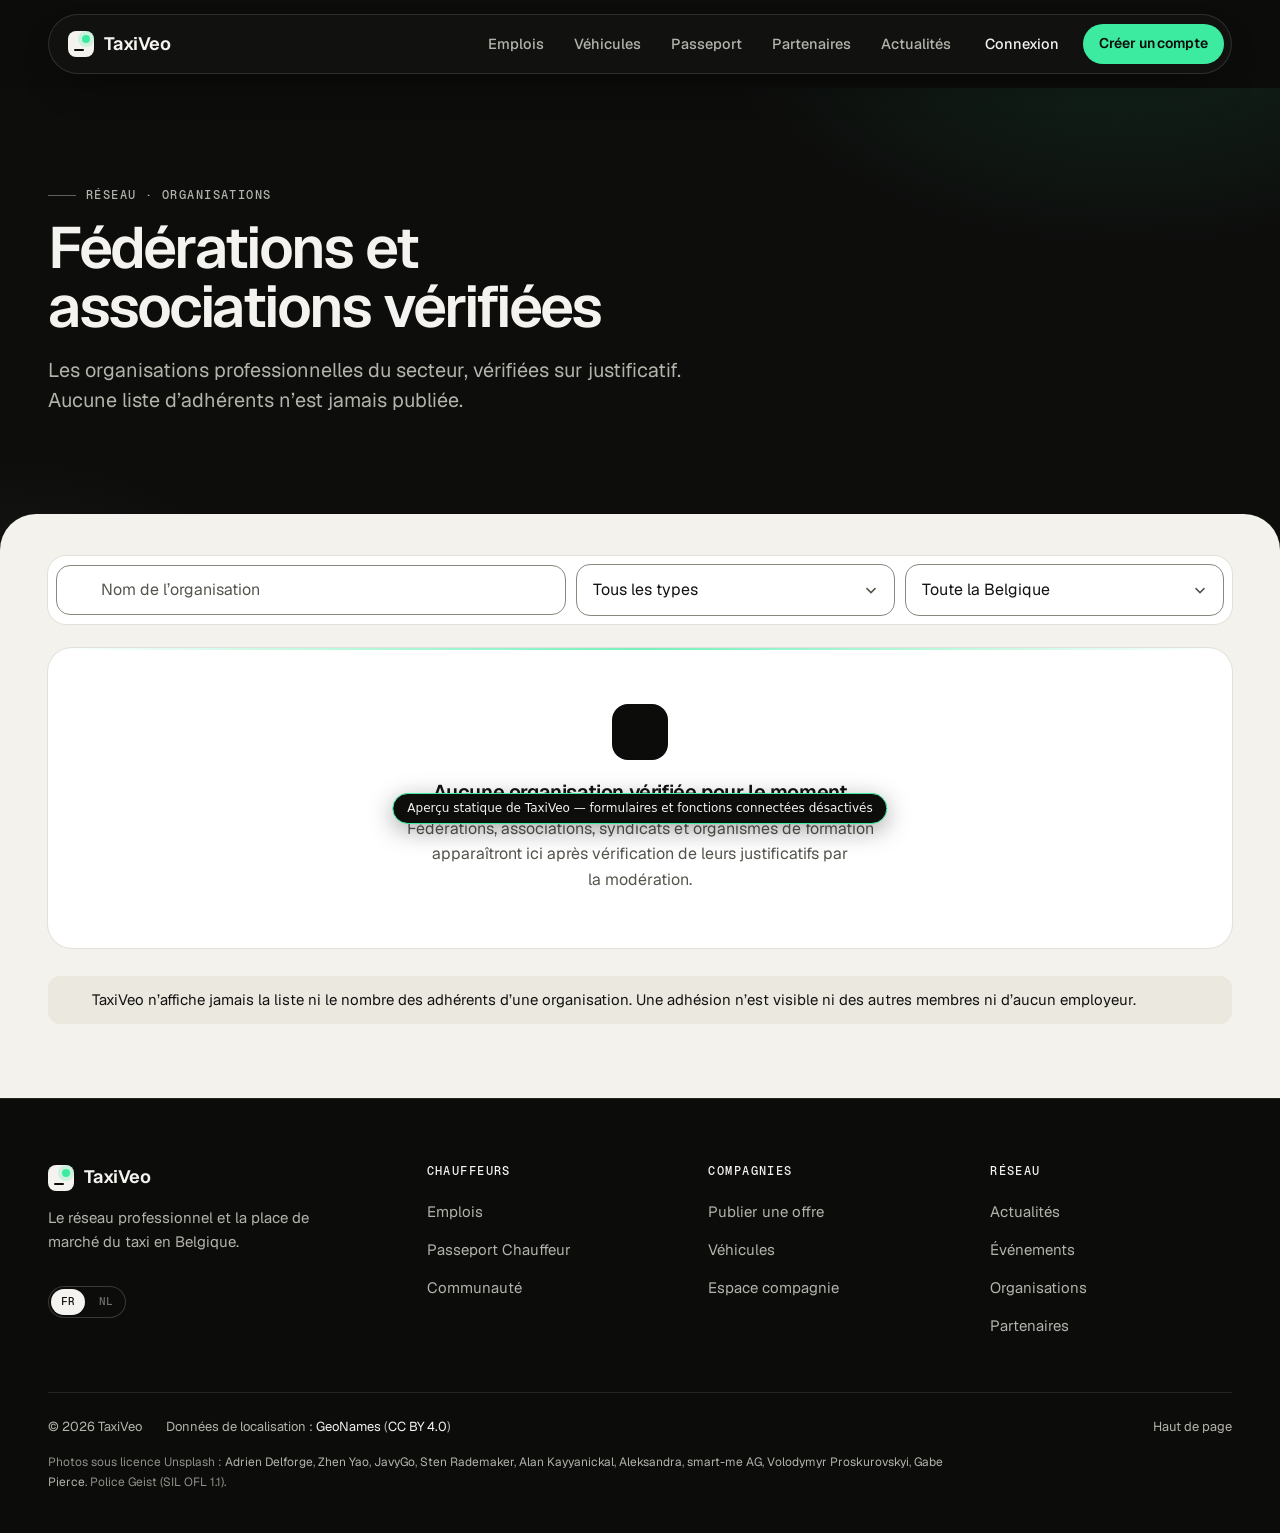
<file: organisations/index.html>
<!doctype html>
<html lang="fr-BE">
<head>
<meta name="robots" content="noindex, nofollow">
	<meta charset="UTF-8">
	<meta name="viewport" content="width=device-width, initial-scale=1, viewport-fit=cover">
	<link rel="profile" href="https://gmpg.org/xfn/11">
	<script>document.documentElement.classList.add('tv-js');</script>
	<title>Organisations &#8211; TaxiVeo</title>

<link rel="preload" href="https://heissam-touzani.github.io/taxiveo-preview/wp-content/themes/taxiveo-theme/assets/fonts/geist/Geist-Variable.woff2" as="font" type="font/woff2" crossorigin>
<link rel="alternate" type="application/rss+xml" title="TaxiVeo &raquo; Flux" href="#" />
<link rel="alternate" type="application/rss+xml" title="TaxiVeo &raquo; Flux des commentaires" href="#" />
<meta name="theme-color" content="#0C0C0B">
<link rel="icon" type="image/svg+xml" href="https://heissam-touzani.github.io/taxiveo-preview/wp-content/themes/taxiveo-theme/assets/img/favicon.svg">
<style id="wp-img-auto-sizes-contain-inline-css">
img:is([sizes=auto i],[sizes^="auto," i]){contain-intrinsic-size:3000px 1500px}
/*# sourceURL=wp-img-auto-sizes-contain-inline-css */
</style>
<link rel='stylesheet' id='taxiveo-tokens-css' href='https://heissam-touzani.github.io/taxiveo-preview/wp-content/themes/taxiveo-theme/assets/css/tokens.css?ver=0.5.0.1793527735' media='all' />
<style id="global-styles-inline-css">
:root{--wp--preset--aspect-ratio--square: 1;--wp--preset--aspect-ratio--4-3: 4/3;--wp--preset--aspect-ratio--3-4: 3/4;--wp--preset--aspect-ratio--3-2: 3/2;--wp--preset--aspect-ratio--2-3: 2/3;--wp--preset--aspect-ratio--16-9: 16/9;--wp--preset--aspect-ratio--9-16: 9/16;--wp--preset--color--black: #000000;--wp--preset--color--cyan-bluish-gray: #abb8c3;--wp--preset--color--white: #ffffff;--wp--preset--color--pale-pink: #f78da7;--wp--preset--color--vivid-red: #cf2e2e;--wp--preset--color--luminous-vivid-orange: #ff6900;--wp--preset--color--luminous-vivid-amber: #fcb900;--wp--preset--color--light-green-cyan: #7bdcb5;--wp--preset--color--vivid-green-cyan: #00d084;--wp--preset--color--pale-cyan-blue: #8ed1fc;--wp--preset--color--vivid-cyan-blue: #0693e3;--wp--preset--color--vivid-purple: #9b51e0;--wp--preset--gradient--vivid-cyan-blue-to-vivid-purple: linear-gradient(135deg,rgb(6,147,227) 0%,rgb(155,81,224) 100%);--wp--preset--gradient--light-green-cyan-to-vivid-green-cyan: linear-gradient(135deg,rgb(122,220,180) 0%,rgb(0,208,130) 100%);--wp--preset--gradient--luminous-vivid-amber-to-luminous-vivid-orange: linear-gradient(135deg,rgb(252,185,0) 0%,rgb(255,105,0) 100%);--wp--preset--gradient--luminous-vivid-orange-to-vivid-red: linear-gradient(135deg,rgb(255,105,0) 0%,rgb(207,46,46) 100%);--wp--preset--gradient--very-light-gray-to-cyan-bluish-gray: linear-gradient(135deg,rgb(238,238,238) 0%,rgb(169,184,195) 100%);--wp--preset--gradient--cool-to-warm-spectrum: linear-gradient(135deg,rgb(74,234,220) 0%,rgb(151,120,209) 20%,rgb(207,42,186) 40%,rgb(238,44,130) 60%,rgb(251,105,98) 80%,rgb(254,248,76) 100%);--wp--preset--gradient--blush-light-purple: linear-gradient(135deg,rgb(255,206,236) 0%,rgb(152,150,240) 100%);--wp--preset--gradient--blush-bordeaux: linear-gradient(135deg,rgb(254,205,165) 0%,rgb(254,45,45) 50%,rgb(107,0,62) 100%);--wp--preset--gradient--luminous-dusk: linear-gradient(135deg,rgb(255,203,112) 0%,rgb(199,81,192) 50%,rgb(65,88,208) 100%);--wp--preset--gradient--pale-ocean: linear-gradient(135deg,rgb(255,245,203) 0%,rgb(182,227,212) 50%,rgb(51,167,181) 100%);--wp--preset--gradient--electric-grass: linear-gradient(135deg,rgb(202,248,128) 0%,rgb(113,206,126) 100%);--wp--preset--gradient--midnight: linear-gradient(135deg,rgb(2,3,129) 0%,rgb(40,116,252) 100%);--wp--preset--font-size--small: 13px;--wp--preset--font-size--medium: 20px;--wp--preset--font-size--large: 36px;--wp--preset--font-size--x-large: 42px;--wp--preset--spacing--20: 0.44rem;--wp--preset--spacing--30: 0.67rem;--wp--preset--spacing--40: 1rem;--wp--preset--spacing--50: 1.5rem;--wp--preset--spacing--60: 2.25rem;--wp--preset--spacing--70: 3.38rem;--wp--preset--spacing--80: 5.06rem;--wp--preset--shadow--natural: 6px 6px 9px rgba(0, 0, 0, 0.2);--wp--preset--shadow--deep: 12px 12px 50px rgba(0, 0, 0, 0.4);--wp--preset--shadow--sharp: 6px 6px 0px rgba(0, 0, 0, 0.2);--wp--preset--shadow--outlined: 6px 6px 0px -3px rgb(255, 255, 255), 6px 6px rgb(0, 0, 0);--wp--preset--shadow--crisp: 6px 6px 0px rgb(0, 0, 0);}.wp-block-button{--wp--preset--dimension--25: 25%;--wp--preset--dimension--50: 50%;--wp--preset--dimension--75: 75%;--wp--preset--dimension--100: 100%;}:root { --wp--style--global--content-size: 800px;--wp--style--global--wide-size: 1200px; }:where(body) { margin: 0; }.wp-site-blocks > .alignleft { float: left; margin-right: 2em; }.wp-site-blocks > .alignright { float: right; margin-left: 2em; }.wp-site-blocks > .aligncenter { justify-content: center; margin-left: auto; margin-right: auto; }:where(.wp-site-blocks) > * { margin-block-start: 24px; margin-block-end: 0; }:where(.wp-site-blocks) > :first-child { margin-block-start: 0; }:where(.wp-site-blocks) > :last-child { margin-block-end: 0; }:root { --wp--style--block-gap: 24px; }:root :where(.is-layout-flow) > :first-child{margin-block-start: 0;}:root :where(.is-layout-flow) > :last-child{margin-block-end: 0;}:root :where(.is-layout-flow) > *{margin-block-start: 24px;margin-block-end: 0;}:root :where(.is-layout-constrained) > :first-child{margin-block-start: 0;}:root :where(.is-layout-constrained) > :last-child{margin-block-end: 0;}:root :where(.is-layout-constrained) > *{margin-block-start: 24px;margin-block-end: 0;}:root :where(.is-layout-flex){gap: 24px;}:root :where(.is-layout-grid){gap: 24px;}.is-layout-flow > .alignleft{float: left;margin-inline-start: 0;margin-inline-end: 2em;}.is-layout-flow > .alignright{float: right;margin-inline-start: 2em;margin-inline-end: 0;}.is-layout-flow > .aligncenter{margin-left: auto !important;margin-right: auto !important;}.is-layout-constrained > .alignleft{float: left;margin-inline-start: 0;margin-inline-end: 2em;}.is-layout-constrained > .alignright{float: right;margin-inline-start: 2em;margin-inline-end: 0;}.is-layout-constrained > .aligncenter{margin-left: auto !important;margin-right: auto !important;}.is-layout-constrained > :where(:not(.alignleft):not(.alignright):not(.alignfull)){max-width: var(--wp--style--global--content-size);margin-left: auto !important;margin-right: auto !important;}.is-layout-constrained > .alignwide{max-width: var(--wp--style--global--wide-size);}body .is-layout-flex{display: flex;}.is-layout-flex{flex-wrap: wrap;align-items: center;}.is-layout-flex > :is(*, div){margin: 0;}body .is-layout-grid{display: grid;}.is-layout-grid > :is(*, div){margin: 0;}body{padding-top: 0px;padding-right: 0px;padding-bottom: 0px;padding-left: 0px;}:root :where(.wp-element-button, .wp-block-button__link){background-color: #32373c;border-width: 0;color: #fff;font-family: inherit;font-size: inherit;font-style: inherit;font-weight: inherit;letter-spacing: inherit;line-height: inherit;padding-top: calc(0.667em + 2px);padding-right: calc(1.333em + 2px);padding-bottom: calc(0.667em + 2px);padding-left: calc(1.333em + 2px);text-decoration: none;text-transform: inherit;}.has-black-color{color: var(--wp--preset--color--black) !important;}.has-cyan-bluish-gray-color{color: var(--wp--preset--color--cyan-bluish-gray) !important;}.has-white-color{color: var(--wp--preset--color--white) !important;}.has-pale-pink-color{color: var(--wp--preset--color--pale-pink) !important;}.has-vivid-red-color{color: var(--wp--preset--color--vivid-red) !important;}.has-luminous-vivid-orange-color{color: var(--wp--preset--color--luminous-vivid-orange) !important;}.has-luminous-vivid-amber-color{color: var(--wp--preset--color--luminous-vivid-amber) !important;}.has-light-green-cyan-color{color: var(--wp--preset--color--light-green-cyan) !important;}.has-vivid-green-cyan-color{color: var(--wp--preset--color--vivid-green-cyan) !important;}.has-pale-cyan-blue-color{color: var(--wp--preset--color--pale-cyan-blue) !important;}.has-vivid-cyan-blue-color{color: var(--wp--preset--color--vivid-cyan-blue) !important;}.has-vivid-purple-color{color: var(--wp--preset--color--vivid-purple) !important;}.has-black-background-color{background-color: var(--wp--preset--color--black) !important;}.has-cyan-bluish-gray-background-color{background-color: var(--wp--preset--color--cyan-bluish-gray) !important;}.has-white-background-color{background-color: var(--wp--preset--color--white) !important;}.has-pale-pink-background-color{background-color: var(--wp--preset--color--pale-pink) !important;}.has-vivid-red-background-color{background-color: var(--wp--preset--color--vivid-red) !important;}.has-luminous-vivid-orange-background-color{background-color: var(--wp--preset--color--luminous-vivid-orange) !important;}.has-luminous-vivid-amber-background-color{background-color: var(--wp--preset--color--luminous-vivid-amber) !important;}.has-light-green-cyan-background-color{background-color: var(--wp--preset--color--light-green-cyan) !important;}.has-vivid-green-cyan-background-color{background-color: var(--wp--preset--color--vivid-green-cyan) !important;}.has-pale-cyan-blue-background-color{background-color: var(--wp--preset--color--pale-cyan-blue) !important;}.has-vivid-cyan-blue-background-color{background-color: var(--wp--preset--color--vivid-cyan-blue) !important;}.has-vivid-purple-background-color{background-color: var(--wp--preset--color--vivid-purple) !important;}.has-black-border-color{border-color: var(--wp--preset--color--black) !important;}.has-cyan-bluish-gray-border-color{border-color: var(--wp--preset--color--cyan-bluish-gray) !important;}.has-white-border-color{border-color: var(--wp--preset--color--white) !important;}.has-pale-pink-border-color{border-color: var(--wp--preset--color--pale-pink) !important;}.has-vivid-red-border-color{border-color: var(--wp--preset--color--vivid-red) !important;}.has-luminous-vivid-orange-border-color{border-color: var(--wp--preset--color--luminous-vivid-orange) !important;}.has-luminous-vivid-amber-border-color{border-color: var(--wp--preset--color--luminous-vivid-amber) !important;}.has-light-green-cyan-border-color{border-color: var(--wp--preset--color--light-green-cyan) !important;}.has-vivid-green-cyan-border-color{border-color: var(--wp--preset--color--vivid-green-cyan) !important;}.has-pale-cyan-blue-border-color{border-color: var(--wp--preset--color--pale-cyan-blue) !important;}.has-vivid-cyan-blue-border-color{border-color: var(--wp--preset--color--vivid-cyan-blue) !important;}.has-vivid-purple-border-color{border-color: var(--wp--preset--color--vivid-purple) !important;}.has-vivid-cyan-blue-to-vivid-purple-gradient-background{background: var(--wp--preset--gradient--vivid-cyan-blue-to-vivid-purple) !important;}.has-light-green-cyan-to-vivid-green-cyan-gradient-background{background: var(--wp--preset--gradient--light-green-cyan-to-vivid-green-cyan) !important;}.has-luminous-vivid-amber-to-luminous-vivid-orange-gradient-background{background: var(--wp--preset--gradient--luminous-vivid-amber-to-luminous-vivid-orange) !important;}.has-luminous-vivid-orange-to-vivid-red-gradient-background{background: var(--wp--preset--gradient--luminous-vivid-orange-to-vivid-red) !important;}.has-very-light-gray-to-cyan-bluish-gray-gradient-background{background: var(--wp--preset--gradient--very-light-gray-to-cyan-bluish-gray) !important;}.has-cool-to-warm-spectrum-gradient-background{background: var(--wp--preset--gradient--cool-to-warm-spectrum) !important;}.has-blush-light-purple-gradient-background{background: var(--wp--preset--gradient--blush-light-purple) !important;}.has-blush-bordeaux-gradient-background{background: var(--wp--preset--gradient--blush-bordeaux) !important;}.has-luminous-dusk-gradient-background{background: var(--wp--preset--gradient--luminous-dusk) !important;}.has-pale-ocean-gradient-background{background: var(--wp--preset--gradient--pale-ocean) !important;}.has-electric-grass-gradient-background{background: var(--wp--preset--gradient--electric-grass) !important;}.has-midnight-gradient-background{background: var(--wp--preset--gradient--midnight) !important;}.has-small-font-size{font-size: var(--wp--preset--font-size--small) !important;}.has-medium-font-size{font-size: var(--wp--preset--font-size--medium) !important;}.has-large-font-size{font-size: var(--wp--preset--font-size--large) !important;}.has-x-large-font-size{font-size: var(--wp--preset--font-size--x-large) !important;}
:root :where(.wp-block-icon svg){width: 24px;}
:root :where(.wp-block-pullquote){font-size: 1.5em;line-height: 1.6;}
/*# sourceURL=global-styles-inline-css */
</style>
<link rel='stylesheet' id='hello-elementor-css' href='https://heissam-touzani.github.io/taxiveo-preview/wp-content/themes/hello-elementor/assets/css/reset.css?ver=3.5.1' media='all' />
<link rel='stylesheet' id='hello-elementor-theme-style-css' href='https://heissam-touzani.github.io/taxiveo-preview/wp-content/themes/hello-elementor/assets/css/theme.css?ver=3.5.1' media='all' />
<link rel='stylesheet' id='elementor-frontend-css' href='https://heissam-touzani.github.io/taxiveo-preview/wp-content/plugins/elementor/assets/css/frontend.min.css?ver=4.3.5' media='all' />
<style id="elementor-frontend-inline-css">
.e-heading-base a, .e-paragraph-base a { all: unset; cursor: pointer; }form[data-element_type="e-form"].form-state-success [data-element_type="e-form-success-message"],form[data-element_type="e-form"].form-state-error [data-element_type="e-form-error-message"]{ display: block; }.elementor-edit-mode [data-element_type="e-form-success-message"]:is(.elementor-element-editable, :has(.elementor-element-editable), :has(> .elementor-empty-view)),.elementor-edit-mode [data-element_type="e-form-error-message"]:is(.elementor-element-editable, :has(.elementor-element-editable), :has(> .elementor-empty-view)){ display: block; }.e-background-video { position: relative; overflow: hidden; }.e-background-video__media { position: absolute; inset: 0; width: 100%; height: 100%; object-fit: cover; pointer-events: none; z-index: 0; }.e-background-video__content { position: relative; z-index: 1; flex: 1 1 auto; }.elementor-edit-mode .e-background-video__content.e-atomic-element:has(> .elementor-empty-view) { display: flex; flex-direction: column; flex: 1 1 auto; min-height: 0; }.elementor-edit-mode .e-background-video__content.e-atomic-element:has(> .elementor-empty-view) > .elementor-empty-view.elementor-empty-view { position: relative; flex: 1 1 auto; min-height: 120px; height: auto; width: 100%; }.elementor-edit-mode .e-background-video__content.e-atomic-element:has(> .elementor-empty-view) > .elementor-empty-view > .elementor-first-add { position: absolute; inset: 0; width: 100%; height: 100%; }.e-background-video__controls { z-index: 2; }.e-background-video__play, .e-background-video__pause { appearance: none; -webkit-appearance: none; }.e-background-video.e-background-video--playing .e-background-video__play { display: none; }.e-background-video.e-background-video--paused .e-background-video__pause { display: none; }.e-background-video:not(.e-background-video--playing):not(.e-background-video--paused) .e-background-video__controls,.e-background-video:not(.e-background-video--playing):not(.e-background-video--paused) .e-background-video__play,.e-background-video:not(.e-background-video--playing):not(.e-background-video--paused) .e-background-video__pause { display: none; }.e-accordion-item-header-base { list-style: none; }.e-accordion-item-header-base::-webkit-details-marker { display: none; }.e-accordion-item-base { interpolate-size: allow-keywords; }.e-accordion-item-base::details-content {block-size: 0; overflow: hidden;transition: block-size .3s ease, content-visibility .3s ease allow-discrete;}.e-accordion-item-base[open]::details-content { block-size: auto; }.e-accordion-item-icon-base.e-accordion-item-icon-base .e-svg-base { width: auto; height: 100%; max-width: 100%; }.e-accordion-item-icon-base.e-accordion-item-icon-base .e-svg-base svg { width: auto !important; }.e-accordion-item-icon-base svg { transition: transform .3s ease; }.e-accordion-item-base[open] > summary .e-accordion-item-icon-base svg { transform: rotate(180deg); }
/*# sourceURL=elementor-frontend-inline-css */
</style>
<link rel='stylesheet' id='elementor-post-5-css' href='https://heissam-touzani.github.io/taxiveo-preview/wp-content/uploads/elementor/css/post-5.css?ver=1793532028' media='all' />
<link rel='stylesheet' id='taxiveo-base-css' href='https://heissam-touzani.github.io/taxiveo-preview/wp-content/themes/taxiveo-theme/assets/css/base.css?ver=0.5.0.1793529095' media='all' />
<link rel='stylesheet' id='taxiveo-chrome-css' href='https://heissam-touzani.github.io/taxiveo-preview/wp-content/themes/taxiveo-theme/assets/css/chrome.css?ver=0.5.0.1793529668' media='all' />
<link rel='stylesheet' id='base-desktop-css' href='https://heissam-touzani.github.io/taxiveo-preview/wp-content/uploads/elementor/css/base-desktop.css?ver=6ae7208843a4f' media='all' />
<link rel='stylesheet' id='global-1785-frontend-desktop-css' href='https://heissam-touzani.github.io/taxiveo-preview/wp-content/uploads/elementor/css/global-1785-frontend-desktop.css?ver=6ae7208d9382a' media='all' />
<link rel='stylesheet' id='local-1785-frontend-desktop-css' href='https://heissam-touzani.github.io/taxiveo-preview/wp-content/uploads/elementor/css/local-1785-frontend-desktop.css?ver=6ae7208d94105' media='all' />
<link rel='stylesheet' id='base-mobile-css' href='https://heissam-touzani.github.io/taxiveo-preview/wp-content/uploads/elementor/css/base-mobile.css?ver=6ae7208843a4f' media='(max-width:767px)' />
<link rel='stylesheet' id='taxiveo-widgets-css' href='https://heissam-touzani.github.io/taxiveo-preview/wp-content/plugins/taxiveo-core/assets/elementor/widgets.css?ver=1793529496' media='all' />
<link rel='stylesheet' id='taxiveo-elementor-spaces-css' href='https://heissam-touzani.github.io/taxiveo-preview/wp-content/plugins/taxiveo-core/assets/elementor/spaces.css?ver=1793532111' media='all' />
<link rel='stylesheet' id='taxiveo-components-css' href='https://heissam-touzani.github.io/taxiveo-preview/wp-content/themes/taxiveo-theme/assets/css/components.css?ver=0.5.0.1793529177' media='all' />
<script data-wp-strategy="defer" defer id="taxiveo-motion-js" src="https://heissam-touzani.github.io/taxiveo-preview/wp-content/themes/taxiveo-theme/assets/js/motion.js?ver=0.5.0.1793532256"></script>
<script data-wp-strategy="defer" defer id="taxiveo-header-js" src="https://heissam-touzani.github.io/taxiveo-preview/wp-content/themes/taxiveo-theme/assets/js/header.js?ver=0.5.0.1793528317"></script>
<script id="jquery-core-js" src="https://heissam-touzani.github.io/taxiveo-preview/wp-includes/js/jquery/jquery.min.js?ver=3.7.1"></script>
<script id="jquery-migrate-js" src="https://heissam-touzani.github.io/taxiveo-preview/wp-includes/js/jquery/jquery-migrate.min.js?ver=3.4.1"></script>
<link rel="canonical" href="https://heissam-touzani.github.io/taxiveo-preview/organisations/" />
<style>
				.e-con.e-parent:nth-of-type(n+4):not(.e-lazyloaded):not(.e-no-lazyload),
				.e-con.e-parent:nth-of-type(n+4):not(.e-lazyloaded):not(.e-no-lazyload) * {
					background-image: none !important;
				}
				@media screen and (max-height: 1024px) {
					.e-con.e-parent:nth-of-type(n+3):not(.e-lazyloaded):not(.e-no-lazyload),
					.e-con.e-parent:nth-of-type(n+3):not(.e-lazyloaded):not(.e-no-lazyload) * {
						background-image: none !important;
					}
				}
				@media screen and (max-height: 640px) {
					.e-con.e-parent:nth-of-type(n+2):not(.e-lazyloaded):not(.e-no-lazyload),
					.e-con.e-parent:nth-of-type(n+2):not(.e-lazyloaded):not(.e-no-lazyload) * {
						background-image: none !important;
					}
				}
			</style>
			</head>
<body class="wp-singular page-template page-template-elementor_header_footer page page-id-1785 wp-embed-responsive wp-theme-hello-elementor wp-child-theme-taxiveo-theme tv-has-bottombar hello-elementor-default elementor-default elementor-template-full-width elementor-kit-5 elementor-page elementor-page-1785">
<a class="tv-skip" href="#tv-contenu">Aller au contenu</a>
<div class="tv-progress" aria-hidden="true"></div>

<header class="tv-nav is-solid" data-tv-nav>
	<nav class="tv-nav__bar" aria-label="Navigation principale">
		<a class="tv-brand" href="https://heissam-touzani.github.io/taxiveo-preview/" aria-label="TaxiVeo, accueil" rel="home"><span class="tv-brand__mark" aria-hidden="true"><span></span></span><span aria-hidden="true">TaxiVeo</span></a>
		<div class="tv-nav__links"><ul id="menu-navigation-principale" class="tv-menu tv-menu--primary"><li id="menu-item-664" class="menu-item menu-item-type-post_type menu-item-object-page menu-item-664"><a href="https://heissam-touzani.github.io/taxiveo-preview/emplois/">Emplois</a></li>
<li id="menu-item-1255" class="menu-item menu-item-type-post_type menu-item-object-page menu-item-1255"><a href="https://heissam-touzani.github.io/taxiveo-preview/vehicules/">Véhicules</a></li>
<li id="menu-item-665" class="menu-item menu-item-type-post_type menu-item-object-page menu-item-665"><a href="https://heissam-touzani.github.io/taxiveo-preview/passeport-chauffeur/">Passeport</a></li>
<li id="menu-item-2475" class="menu-item menu-item-type-post_type menu-item-object-page menu-item-2475"><a href="https://heissam-touzani.github.io/taxiveo-preview/partenaires/">Partenaires</a></li>
<li id="menu-item-1794" class="menu-item menu-item-type-post_type menu-item-object-page menu-item-1794"><a href="https://heissam-touzani.github.io/taxiveo-preview/actualites/">Actualités</a></li>
</ul></div>
					<a class="tv-nav__login" href="https://heissam-touzani.github.io/taxiveo-preview/connexion/">Connexion</a>
			<a class="tv-btn tv-btn--accent tv-btn--sm tv-nav__cta" href="https://heissam-touzani.github.io/taxiveo-preview/inscription/">Créer un compte</a>
				<button class="tv-nav__toggle" type="button" aria-expanded="false" aria-controls="tv-nav-panel" aria-label="Ouvrir le menu" data-open="Ouvrir le menu" data-close="Fermer le menu" data-tv-nav-toggle>
			<span class="tv-nav__burger" aria-hidden="true"><span></span><span></span></span>
		</button>
	</nav>
	<div class="tv-nav__panel" id="tv-nav-panel" data-tv-nav-panel>
		<nav class="tv-nav__panel-menu" aria-label="Menu mobile">
			<ul id="menu-menu-mobile" class="tv-menu tv-menu--mobile"><li id="menu-item-667" class="menu-item menu-item-type-post_type menu-item-object-page menu-item-home menu-item-667"><a href="https://heissam-touzani.github.io/taxiveo-preview/" style="--i:0"><span>Accueil</span><svg class="tv-icon" aria-hidden="true" focusable="false"><use href="https://heissam-touzani.github.io/taxiveo-preview/wp-content/themes/taxiveo-theme/assets/icons/icons.svg?ver=0.5.0.1793527872#i-arrow-c"></use></svg></a></li>
<li id="menu-item-668" class="menu-item menu-item-type-post_type menu-item-object-page menu-item-668"><a href="https://heissam-touzani.github.io/taxiveo-preview/emplois/" style="--i:1"><span>Emplois</span><svg class="tv-icon" aria-hidden="true" focusable="false"><use href="https://heissam-touzani.github.io/taxiveo-preview/wp-content/themes/taxiveo-theme/assets/icons/icons.svg?ver=0.5.0.1793527872#i-arrow-c"></use></svg></a></li>
<li id="menu-item-1256" class="menu-item menu-item-type-post_type menu-item-object-page menu-item-1256"><a href="https://heissam-touzani.github.io/taxiveo-preview/vehicules/" style="--i:2"><span>Véhicules</span><svg class="tv-icon" aria-hidden="true" focusable="false"><use href="https://heissam-touzani.github.io/taxiveo-preview/wp-content/themes/taxiveo-theme/assets/icons/icons.svg?ver=0.5.0.1793527872#i-arrow-c"></use></svg></a></li>
<li id="menu-item-669" class="menu-item menu-item-type-post_type menu-item-object-page menu-item-669"><a href="https://heissam-touzani.github.io/taxiveo-preview/passeport-chauffeur/" style="--i:3"><span>Passeport Chauffeur</span><svg class="tv-icon" aria-hidden="true" focusable="false"><use href="https://heissam-touzani.github.io/taxiveo-preview/wp-content/themes/taxiveo-theme/assets/icons/icons.svg?ver=0.5.0.1793527872#i-arrow-c"></use></svg></a></li>
<li id="menu-item-2477" class="menu-item menu-item-type-post_type menu-item-object-page menu-item-2477"><a href="https://heissam-touzani.github.io/taxiveo-preview/partenaires/" style="--i:4"><span>Partenaires</span><svg class="tv-icon" aria-hidden="true" focusable="false"><use href="https://heissam-touzani.github.io/taxiveo-preview/wp-content/themes/taxiveo-theme/assets/icons/icons.svg?ver=0.5.0.1793527872#i-arrow-c"></use></svg></a></li>
<li id="menu-item-1796" class="menu-item menu-item-type-post_type menu-item-object-page menu-item-1796"><a href="https://heissam-touzani.github.io/taxiveo-preview/actualites/" style="--i:5"><span>Actualités</span><svg class="tv-icon" aria-hidden="true" focusable="false"><use href="https://heissam-touzani.github.io/taxiveo-preview/wp-content/themes/taxiveo-theme/assets/icons/icons.svg?ver=0.5.0.1793527872#i-arrow-c"></use></svg></a></li>
<li id="menu-item-1797" class="menu-item menu-item-type-post_type menu-item-object-page menu-item-1797"><a href="https://heissam-touzani.github.io/taxiveo-preview/evenements/" style="--i:6"><span>Événements</span><svg class="tv-icon" aria-hidden="true" focusable="false"><use href="https://heissam-touzani.github.io/taxiveo-preview/wp-content/themes/taxiveo-theme/assets/icons/icons.svg?ver=0.5.0.1793527872#i-arrow-c"></use></svg></a></li>
<li id="menu-item-1798" class="menu-item menu-item-type-post_type menu-item-object-page current-menu-item page_item page-item-1785 current_page_item menu-item-1798"><a href="https://heissam-touzani.github.io/taxiveo-preview/organisations/" aria-current="page" style="--i:7"><span>Organisations</span><svg class="tv-icon" aria-hidden="true" focusable="false"><use href="https://heissam-touzani.github.io/taxiveo-preview/wp-content/themes/taxiveo-theme/assets/icons/icons.svg?ver=0.5.0.1793527872#i-arrow-c"></use></svg></a></li>
<li id="menu-item-1799" class="menu-item menu-item-type-post_type menu-item-object-page menu-item-1799"><a href="https://heissam-touzani.github.io/taxiveo-preview/communaute/" style="--i:8"><span>Communauté</span><svg class="tv-icon" aria-hidden="true" focusable="false"><use href="https://heissam-touzani.github.io/taxiveo-preview/wp-content/themes/taxiveo-theme/assets/icons/icons.svg?ver=0.5.0.1793527872#i-arrow-c"></use></svg></a></li>
<li id="menu-item-670" class="menu-item menu-item-type-post_type menu-item-object-page menu-item-670"><a href="#" style="--i:9"><span>Mon Passeport</span><svg class="tv-icon" aria-hidden="true" focusable="false"><use href="https://heissam-touzani.github.io/taxiveo-preview/wp-content/themes/taxiveo-theme/assets/icons/icons.svg?ver=0.5.0.1793527872#i-arrow-c"></use></svg></a></li>
<li id="menu-item-671" class="menu-item menu-item-type-post_type menu-item-object-page menu-item-671"><a href="#" style="--i:10"><span>Mes candidatures</span><svg class="tv-icon" aria-hidden="true" focusable="false"><use href="https://heissam-touzani.github.io/taxiveo-preview/wp-content/themes/taxiveo-theme/assets/icons/icons.svg?ver=0.5.0.1793527872#i-arrow-c"></use></svg></a></li>
<li id="menu-item-1257" class="menu-item menu-item-type-post_type menu-item-object-page menu-item-1257"><a href="#" style="--i:11"><span>Mes annonces</span><svg class="tv-icon" aria-hidden="true" focusable="false"><use href="https://heissam-touzani.github.io/taxiveo-preview/wp-content/themes/taxiveo-theme/assets/icons/icons.svg?ver=0.5.0.1793527872#i-arrow-c"></use></svg></a></li>
<li id="menu-item-1258" class="menu-item menu-item-type-post_type menu-item-object-page menu-item-1258"><a href="#" style="--i:12"><span>Mes favoris</span><svg class="tv-icon" aria-hidden="true" focusable="false"><use href="https://heissam-touzani.github.io/taxiveo-preview/wp-content/themes/taxiveo-theme/assets/icons/icons.svg?ver=0.5.0.1793527872#i-arrow-c"></use></svg></a></li>
<li id="menu-item-672" class="menu-item menu-item-type-post_type menu-item-object-page menu-item-672"><a href="#" style="--i:13"><span>Espace Compagnie</span><svg class="tv-icon" aria-hidden="true" focusable="false"><use href="https://heissam-touzani.github.io/taxiveo-preview/wp-content/themes/taxiveo-theme/assets/icons/icons.svg?ver=0.5.0.1793527872#i-arrow-c"></use></svg></a></li>
<li id="menu-item-1800" class="menu-item menu-item-type-post_type menu-item-object-page menu-item-1800"><a href="#" style="--i:14"><span>Publier une actualité</span><svg class="tv-icon" aria-hidden="true" focusable="false"><use href="https://heissam-touzani.github.io/taxiveo-preview/wp-content/themes/taxiveo-theme/assets/icons/icons.svg?ver=0.5.0.1793527872#i-arrow-c"></use></svg></a></li>
<li id="menu-item-673" class="menu-item menu-item-type-post_type menu-item-object-page menu-item-673"><a href="#" style="--i:15"><span>Mon compte</span><svg class="tv-icon" aria-hidden="true" focusable="false"><use href="https://heissam-touzani.github.io/taxiveo-preview/wp-content/themes/taxiveo-theme/assets/icons/icons.svg?ver=0.5.0.1793527872#i-arrow-c"></use></svg></a></li>
<li id="menu-item-674" class="menu-item menu-item-type-post_type menu-item-object-page menu-item-674"><a href="https://heissam-touzani.github.io/taxiveo-preview/connexion/" style="--i:16"><span>Connexion</span><svg class="tv-icon" aria-hidden="true" focusable="false"><use href="https://heissam-touzani.github.io/taxiveo-preview/wp-content/themes/taxiveo-theme/assets/icons/icons.svg?ver=0.5.0.1793527872#i-arrow-c"></use></svg></a></li>
<li id="menu-item-675" class="menu-item menu-item-type-post_type menu-item-object-page menu-item-675"><a href="https://heissam-touzani.github.io/taxiveo-preview/inscription/" style="--i:17"><span>Inscription</span><svg class="tv-icon" aria-hidden="true" focusable="false"><use href="https://heissam-touzani.github.io/taxiveo-preview/wp-content/themes/taxiveo-theme/assets/icons/icons.svg?ver=0.5.0.1793527872#i-arrow-c"></use></svg></a></li>
</ul>		</nav>
		<div class="tv-nav__panel-actions">
							<a class="tv-btn tv-btn--on-night" href="https://heissam-touzani.github.io/taxiveo-preview/connexion/">Connexion</a>
				<a class="tv-btn tv-btn--accent" href="https://heissam-touzani.github.io/taxiveo-preview/inscription/">Créer un compte</a>
					</div>
		<div class="tv-nav__panel-lang"><p class="tv-lang" role="group" aria-labelledby="tv-lang-panel"><span class="tv-sr" id="tv-lang-panel">Langue</span><span lang="fr" aria-current="true">FR<span class="tv-sr"> (langue actuelle)</span></span><span aria-hidden="true">/</span><span lang="nl" aria-disabled="true" title="Version néerlandaise bientôt disponible">NL<span class="tv-sr"> (bientôt disponible)</span></span></p></div>
	</div>
</header>
	<div class="tv-nav-spacer" aria-hidden="true"></div>

<div id="tv-contenu" class="tv-skip-target" tabindex="-1"></div>
		<div data-elementor-type="wp-page" data-elementor-id="1785" class="elementor elementor-1785">
				<header class="elementor-element elementor-element-ffcb6ee6 e-con e-atomic-element e-div-block-base e-default-header e-ffcb6ee6-8354 tv-night " data-id="ffcb6ee6" data-element_type="e-div-block" data-e-type="e-div-block" data-interaction-id="ffcb6ee6">
    <div class="elementor-element elementor-element-9eafc3b2 e-con e-atomic-element e-div-block-base e-default-div tv-container " data-id="9eafc3b2" data-element_type="e-div-block" data-e-type="e-div-block" data-interaction-id="9eafc3b2">
    			<p class="tv-eyebrow--on-night tv-eyebrow e-paragraph-base e-default-p" data-interaction-id="76a0ecc9">Réseau · Organisations</p>
					<h1 data-interaction-id="96e95b22" class="e-96e95b22-e712 e-heading-base e-default-h1">Fédérations et associations vérifiées</h1>
					<p class="tv-lead e-096f191a-99c7 e-paragraph-base e-default-p" data-interaction-id="096f191a">Les organisations professionnelles du secteur, vérifiées sur justificatif. Aucune liste d’adhérents n’est jamais publiée.</p>
		
</div>

</header>
<section class="elementor-element elementor-element-5b45e76d e-con e-atomic-element e-div-block-base e-default-section e-5b45e76d-ef8b " data-id="5b45e76d" data-element_type="e-div-block" data-e-type="e-div-block" data-interaction-id="5b45e76d">
    <div class="elementor-element elementor-element-b5727a56 e-con e-atomic-element e-div-block-base e-default-div tv-container " data-id="b5727a56" data-element_type="e-div-block" data-e-type="e-div-block" data-interaction-id="b5727a56">
    <div class="elementor-element elementor-element-3ca483ac e-con e-atomic-element e-div-block-base e-default-div e-3ca483ac-a069 " data-id="3ca483ac" data-element_type="e-div-block" data-e-type="e-div-block" data-interaction-id="3ca483ac">
    		<div class="elementor-element elementor-element-8f660be5 elementor-widget elementor-widget-tv-org-directory" data-id="8f660be5" data-element_type="widget" data-e-type="widget" data-widget_type="tv-org-directory.default">
							<div class="tv-orgdir" id="tv-orgs-1">
			<form class="tv-newsfeed__tools" method="get" action="https://heissam-touzani.github.io/taxiveo-preview/organisations/" role="search" data-tv-autosubmit>
				<div class="tv-newsfeed__search">
					<label class="tv-sr" for="tv-orgs-1-q">Rechercher une organisation</label>
					<svg class="tv-icon" aria-hidden="true" focusable="false"><use href="https://heissam-touzani.github.io/taxiveo-preview/wp-content/themes/taxiveo-theme/assets/icons/icons.svg?ver=0.5.0.1793527872#i-search"></use></svg>					<input class="tv-input" type="search" id="tv-orgs-1-q" name="q" value="" placeholder="Nom de l’organisation" maxlength="80">
				</div>
				<div class="tv-newsfeed__select">
					<label class="tv-sr" for="tv-orgs-1-type">Type</label>
					<select class="tv-select" id="tv-orgs-1-type" name="type">
						<option value="">Tous les types</option>
													<option value="federation">Fédération</option>
													<option value="professional-association">Association professionnelle</option>
													<option value="union">Syndicat</option>
													<option value="training-body">Organisme de formation</option>
													<option value="public-institution">Institution publique</option>
													<option value="other">Autre organisation</option>
											</select>
				</div>
				<div class="tv-newsfeed__select">
					<label class="tv-sr" for="tv-orgs-1-region">Région</label>
					<select class="tv-select" id="tv-orgs-1-region" name="region"><option value="">Toute la Belgique</option><option value="be-bru">Bruxelles-Capitale</option><option value="be-vlg">Flandre</option><option value="be-van">— Anvers</option><option value="be-vbr">— Brabant flamand</option><option value="be-vwv">— Flandre-Occidentale</option><option value="be-vov">— Flandre-Orientale</option><option value="be-vli">— Limbourg</option><option value="be-wal">Wallonie</option><option value="be-wbr">— Brabant wallon</option><option value="be-wht">— Hainaut</option><option value="be-wlg">— Liège</option><option value="be-wlx">— Luxembourg</option><option value="be-wna">— Namur</option></select>				</div>
				<button class="tv-btn tv-btn--primary tv-newsfeed__go" type="submit">Filtrer</button>
			</form>
							<div class="tv-empty"><span class="tv-empty__icon" aria-hidden="true"><svg class="tv-icon" aria-hidden="true" focusable="false"><use href="https://heissam-touzani.github.io/taxiveo-preview/wp-content/themes/taxiveo-theme/assets/icons/icons.svg?ver=0.5.0.1793527872#i-building"></use></svg></span><p class="tv-empty__title">Aucune organisation vérifiée pour le moment</p><p class="tv-muted">Fédérations, associations, syndicats et organismes de formation apparaîtront ici après vérification de leurs justificatifs par la modération.</p></div>						<p class="tv-note"><svg class="tv-icon" aria-hidden="true" focusable="false"><use href="https://heissam-touzani.github.io/taxiveo-preview/wp-content/themes/taxiveo-theme/assets/icons/icons.svg?ver=0.5.0.1793527872#i-lock"></use></svg><span>TaxiVeo n’affiche jamais la liste ni le nombre des adhérents d’une organisation. Une adhésion n’est visible ni des autres membres ni d’aucun employeur.</span></p>
		</div>
						</div>
		
</div>

</div>

</section>
		</div>
		<footer class="tv-footer">
	<div class="tv-container">
		<div class="tv-footer__grid">
			<div class="tv-footer__brand">
				<a class="tv-brand" href="https://heissam-touzani.github.io/taxiveo-preview/" rel="home"><span class="tv-brand__mark" aria-hidden="true"><span></span></span>TaxiVeo</a>
				<p>Le réseau professionnel et la place de marché du taxi en Belgique.</p>
				<p class="tv-lang" role="group" aria-labelledby="tv-lang-footer"><span class="tv-sr" id="tv-lang-footer">Langue</span><span lang="fr" aria-current="true">FR<span class="tv-sr"> (langue actuelle)</span></span><span aria-hidden="true">/</span><span lang="nl" aria-disabled="true" title="Version néerlandaise bientôt disponible">NL<span class="tv-sr"> (bientôt disponible)</span></span></p>			</div>
							<nav class="tv-footer__col" aria-labelledby="tv-footer-1-title">
					<h2 class="tv-footer__title" id="tv-footer-1-title">Chauffeurs</h2>
					<ul id="menu-chauffeurs" class="tv-menu tv-menu--footer-1"><li id="menu-item-683" class="menu-item menu-item-type-post_type menu-item-object-page menu-item-683"><a href="https://heissam-touzani.github.io/taxiveo-preview/emplois/">Emplois</a></li>
<li id="menu-item-681" class="menu-item menu-item-type-post_type menu-item-object-page menu-item-681"><a href="https://heissam-touzani.github.io/taxiveo-preview/passeport-chauffeur/">Passeport Chauffeur</a></li>
<li id="menu-item-1804" class="menu-item menu-item-type-post_type menu-item-object-page menu-item-1804"><a href="https://heissam-touzani.github.io/taxiveo-preview/communaute/">Communauté</a></li>
</ul>				</nav>
							<nav class="tv-footer__col" aria-labelledby="tv-footer-2-title">
					<h2 class="tv-footer__title" id="tv-footer-2-title">Compagnies</h2>
					<ul id="menu-compagnies" class="tv-menu tv-menu--footer-2"><li id="menu-item-687" class="menu-item menu-item-type-post_type menu-item-object-page menu-item-687"><a href="#">Publier une offre</a></li>
<li id="menu-item-1259" class="menu-item menu-item-type-post_type menu-item-object-page menu-item-1259"><a href="https://heissam-touzani.github.io/taxiveo-preview/vehicules/">Véhicules</a></li>
<li id="menu-item-685" class="menu-item menu-item-type-post_type menu-item-object-page menu-item-685"><a href="#">Espace compagnie</a></li>
</ul>				</nav>
							<nav class="tv-footer__col" aria-labelledby="tv-footer-3-title">
					<h2 class="tv-footer__title" id="tv-footer-3-title">Réseau</h2>
					<ul id="menu-compte" class="tv-menu tv-menu--footer-3"><li id="menu-item-2478" class="menu-item menu-item-type-post_type menu-item-object-page menu-item-2478"><a href="https://heissam-touzani.github.io/taxiveo-preview/actualites/">Actualités</a></li>
<li id="menu-item-2479" class="menu-item menu-item-type-post_type menu-item-object-page menu-item-2479"><a href="https://heissam-touzani.github.io/taxiveo-preview/evenements/">Événements</a></li>
<li id="menu-item-2480" class="menu-item menu-item-type-post_type menu-item-object-page current-menu-item page_item page-item-1785 current_page_item menu-item-2480"><a href="https://heissam-touzani.github.io/taxiveo-preview/organisations/" aria-current="page">Organisations</a></li>
<li id="menu-item-2481" class="menu-item menu-item-type-post_type menu-item-object-page menu-item-2481"><a href="https://heissam-touzani.github.io/taxiveo-preview/partenaires/">Partenaires</a></li>
</ul>				</nav>
					</div>
		<div class="tv-footer__bottom">
			<p class="tv-footer__legal">
				<span>
					© 2026 TaxiVeo				</span>
				<span>
					Données de localisation : <a href="https://www.geonames.org/" rel="noopener">GeoNames</a> (<a href="https://creativecommons.org/licenses/by/4.0/deed.fr" rel="noopener license">CC BY 4.0</a>)				</span>
				<a class="tv-footer__top" href="#tv-contenu">Haut de page</a>
			</p>
			<p class="tv-footer__credits">
				Photos sous licence Unsplash :									<a href="https://unsplash.com/photos/voitures-sur-la-route-pendant-la-nuit--heeB4Shku0" rel="noopener">Adrien Delforge</a>, 									<a href="https://unsplash.com/photos/chauffeur-de-taxi-dans-la-circulation-avec-un-train-flou-qui-passe-lWLnobA0cow" rel="noopener">Zhen Yao</a>, 									<a href="https://unsplash.com/photos/taxi-blanc-et-noir-sur-la-route-pendant-la-nuit-mnItwT1ogBM" rel="noopener">JavyGo</a>, 									<a href="https://unsplash.com/photos/mecanicien-travaillant-sur-un-moteur-de-voiture-UZUzvJEvKnI" rel="noopener">Sten Rademaker</a>, 									<a href="https://unsplash.com/photos/personne-conduisant-une-voiture-sur-une-rue-pluvieuse-Lr_WryjSUyQ" rel="noopener">Alan Kayyanickal</a>, 									<a href="https://unsplash.com/photos/une-voiture-garee-devant-un-immeuble-la-nuit-g4dDsHW4otc" rel="noopener">Aleksandra</a>, 									<a href="https://unsplash.com/fr/photos/voiture-electrique-blanche-en-charge-a-une-station-WZz3bISfJa8" rel="noopener">smart-me AG</a>, 									<a href="https://unsplash.com/fr/photos/homme-conduisant-une-voiture-t6sIyh2swzQ" rel="noopener">Volodymyr Proskurovskyi</a>, 									<a href="https://unsplash.com/photos/personne-conduisant-une-voiture-pendant-la-nuit--UAmLjpbFis" rel="noopener">Gabe Pierce</a>.								Police Geist (SIL OFL 1.1).			</p>
		</div>
	</div>
</footer>

<nav class="tv-tabbar" aria-label="Navigation rapide">
	<ul id="menu-barre-inferieure-mobile" class="tv-menu tv-menu--bottombar"><li id="menu-item-676" class="tv-icon-home menu-item menu-item-type-post_type menu-item-object-page menu-item-home menu-item-676"><a href="https://heissam-touzani.github.io/taxiveo-preview/"><svg class="tv-icon" aria-hidden="true" focusable="false"><use href="https://heissam-touzani.github.io/taxiveo-preview/wp-content/themes/taxiveo-theme/assets/icons/icons.svg?ver=0.5.0.1793527872#i-home"></use></svg><span>Accueil</span></a></li>
<li id="menu-item-677" class="tv-icon-briefcase menu-item menu-item-type-post_type menu-item-object-page menu-item-677"><a href="https://heissam-touzani.github.io/taxiveo-preview/emplois/"><svg class="tv-icon" aria-hidden="true" focusable="false"><use href="https://heissam-touzani.github.io/taxiveo-preview/wp-content/themes/taxiveo-theme/assets/icons/icons.svg?ver=0.5.0.1793527872#i-briefcase"></use></svg><span>Emplois</span></a></li>
<li id="menu-item-2476" class="tv-icon-car menu-item menu-item-type-post_type menu-item-object-page menu-item-2476"><a href="https://heissam-touzani.github.io/taxiveo-preview/vehicules/"><svg class="tv-icon" aria-hidden="true" focusable="false"><use href="https://heissam-touzani.github.io/taxiveo-preview/wp-content/themes/taxiveo-theme/assets/icons/icons.svg?ver=0.5.0.1793527872#i-car"></use></svg><span>Véhicules</span></a></li>
<li id="menu-item-678" class="tv-icon-idcard menu-item menu-item-type-post_type menu-item-object-page menu-item-678"><a href="#"><svg class="tv-icon" aria-hidden="true" focusable="false"><use href="https://heissam-touzani.github.io/taxiveo-preview/wp-content/themes/taxiveo-theme/assets/icons/icons.svg?ver=0.5.0.1793527872#i-idcard"></use></svg><span>Passeport</span></a></li>
<li id="menu-item-680" class="tv-icon-user menu-item menu-item-type-post_type menu-item-object-page menu-item-680"><a href="#"><svg class="tv-icon" aria-hidden="true" focusable="false"><use href="https://heissam-touzani.github.io/taxiveo-preview/wp-content/themes/taxiveo-theme/assets/icons/icons.svg?ver=0.5.0.1793527872#i-user"></use></svg><span>Compte</span></a></li>
</ul></nav>

<script>
				( () => {
					const lazyloadRunObserver = () => {
						const lazyloadBackgrounds = document.querySelectorAll( `.e-con.e-parent:not(.e-lazyloaded)` );
						const lazyloadBackgroundObserver = new IntersectionObserver( ( entries ) => {
							entries.forEach( ( entry ) => {
								if ( entry.isIntersecting ) {
									let lazyloadBackground = entry.target;
									if( lazyloadBackground ) {
										lazyloadBackground.classList.add( 'e-lazyloaded' );
									}
									lazyloadBackgroundObserver.unobserve( entry.target );
								}
							});
						}, { rootMargin: '200px 0px 200px 0px' } );
						lazyloadBackgrounds.forEach( ( lazyloadBackground ) => {
							lazyloadBackgroundObserver.observe( lazyloadBackground );
						} );
					};
					const events = [
						'DOMContentLoaded',
						'elementor/lazyload/observe',
					];
					events.forEach( ( event ) => {
						document.addEventListener( event, lazyloadRunObserver );
					} );
				} )();
			</script>
			<script id="elementor-webpack-runtime-js" src="https://heissam-touzani.github.io/taxiveo-preview/wp-content/plugins/elementor/assets/js/webpack.runtime.min.js?ver=4.3.5"></script>
<script id="elementor-frontend-modules-js" src="https://heissam-touzani.github.io/taxiveo-preview/wp-content/plugins/elementor/assets/js/frontend-modules.min.js?ver=4.3.5"></script>
<script id="jquery-ui-core-js-before">
jQuery.uiBackCompat = true;
//# sourceURL=jquery-ui-core-js-before
</script>
<script id="jquery-ui-core-js" src="https://heissam-touzani.github.io/taxiveo-preview/wp-includes/js/jquery/ui/core.min.js?ver=1.14.2"></script>
<script id="elementor-frontend-js-before">
var elementorFrontendConfig = {"environmentMode":{"edit":false,"wpPreview":false,"isScriptDebug":false},"i18n":{"shareOnFacebook":"Partager sur Facebook","shareOnX":"Share on X","pinIt":"L\u2019\u00e9pingler","download":"T\u00e9l\u00e9charger","downloadImage":"T\u00e9l\u00e9charger une image","fullscreen":"Plein \u00e9cran","zoom":"Zoom","share":"Partager","playVideo":"Lire la vid\u00e9o","previous":"Pr\u00e9c\u00e9dent","next":"Suivant","close":"Fermer","a11yCarouselPrevSlideMessage":"Previous slide","a11yCarouselNextSlideMessage":"Next slide","a11yCarouselFirstSlideMessage":"This is the first slide","a11yCarouselLastSlideMessage":"This is the last slide","a11yCarouselPaginationBulletMessage":"Go to slide"},"is_rtl":false,"breakpoints":{"xs":0,"sm":480,"md":768,"lg":1025,"xl":1440,"xxl":1600},"responsive":{"breakpoints":{"mobile":{"label":"Mobile Portrait","value":767,"default_value":767,"direction":"max","is_enabled":true},"mobile_extra":{"label":"Mobile Landscape","value":880,"default_value":880,"direction":"max","is_enabled":false},"tablet":{"label":"Tablet Portrait","value":1024,"default_value":1024,"direction":"max","is_enabled":true},"tablet_extra":{"label":"Tablet Landscape","value":1200,"default_value":1200,"direction":"max","is_enabled":false},"laptop":{"label":"Laptop","value":1366,"default_value":1366,"direction":"max","is_enabled":false},"widescreen":{"label":"Widescreen","value":2400,"default_value":2400,"direction":"min","is_enabled":false}},"hasCustomBreakpoints":false},"version":"4.3.5","is_static":false,"experimentalFeatures":{"e_font_icon_svg":true,"additional_custom_breakpoints":true,"container":true,"e_optimized_markup":true,"hello-theme-header-footer":true,"nested-elements":true,"e_atomic_elements":true,"e_opt_in_v4":true,"import-export-customization":true},"urls":{"assets":"https:\/\/heissam-touzani.github.io\/taxiveo-preview\/wp-content\/plugins\/elementor\/assets\/","ajaxurl":"#","uploadUrl":"https:\/\/heissam-touzani.github.io\/taxiveo-preview\/wp-content\/uploads"},"nonces":{"floatingButtonsClickTracking":"adba52288a","atomicFormsSendForm":"543058fa18"},"swiperClass":"swiper","settings":{"page":[],"editorPreferences":[]},"kit":{"body_background_background":"classic","active_breakpoints":["viewport_mobile","viewport_tablet"],"global_image_lightbox":"yes","lightbox_enable_counter":"yes","lightbox_enable_fullscreen":"yes","lightbox_enable_zoom":"yes","lightbox_enable_share":"yes","lightbox_title_src":"title","lightbox_description_src":"description"},"post":{"id":1785,"title":"Organisations%20%E2%80%93%20TaxiVeo","excerpt":"","featuredImage":false}};
//# sourceURL=elementor-frontend-js-before
</script>
<script id="elementor-frontend-js" src="https://heissam-touzani.github.io/taxiveo-preview/wp-content/plugins/elementor/assets/js/frontend.min.js?ver=4.3.5"></script>
<script id="taxiveo-widgets-js-before">
window.taxiveoWidgets = {"root":"#","nonce":"","links":{"myApplications":"#"},"i18n":{"seeApplications":"Suivre mes candidatures","sending":"Envoi en cours\u2026","saving":"Enregistrement\u2026","saved":"Modifications enregistr\u00e9es.","created":"Passeport cr\u00e9\u00e9. Vous pouvez maintenant le compl\u00e9ter et le publier.","applied":"Candidature envoy\u00e9e. La compagnie vous r\u00e9pondra par la messagerie TaxiVeo.","error":"Une erreur est survenue. R\u00e9essayez dans un instant.","fieldsError":"Certains champs sont \u00e0 corriger.","required":"R\u00e9pondez aux questions obligatoires.","missing":"\u00c0 compl\u00e9ter pour publier :","filters":"Filtres","codes":{"tv_required":"Ce champ est obligatoire.","tv_invalid":"Valeur invalide.","tv_invalid_term":"Choix non disponible.","tv_too_many":"Trop d\u2019\u00e9l\u00e9ments s\u00e9lectionn\u00e9s.","tv_contact_in_text":"Retirez les coordonn\u00e9es (e-mail, t\u00e9l\u00e9phone, lien, IBAN) de ce texte.","tv_available_from_invalid":"Indiquez une date future."},"fieldLabels":{"regions":"r\u00e9gions","experience_years":"exp\u00e9rience","languages":"langues","activity_types":"types d\u2019activit\u00e9","opportunities":"opportunit\u00e9s recherch\u00e9es","availability_status":"disponibilit\u00e9","pro_status":"statut professionnel"}}};
//# sourceURL=taxiveo-widgets-js-before
</script>
<script id="taxiveo-widgets-js" src="https://heissam-touzani.github.io/taxiveo-preview/wp-content/plugins/taxiveo-core/assets/elementor/widgets.js?ver=1793522588"></script>
<script id="taxiveo-space-js-before">
window.taxiveoSpace = {"confirm":"Confirmer cette action ?","done":"C\u2019est fait.","fileMissing":"Choisissez un fichier.","declaration":"Cochez la d\u00e9claration pour continuer.","uploading":"Envoi du justificatif\u2026","compliance":"Cochez la d\u00e9claration de conformit\u00e9 pour publier.","published":"Offre publi\u00e9e.","review":"Offre envoy\u00e9e en revue \u00e0 la mod\u00e9ration avant publication.","draftSaved":"Brouillon enregistr\u00e9.","missing":"Champs \u00e0 compl\u00e9ter :","session":"Votre session a expir\u00e9. Rechargez la page et reconnectez-vous.","codes":{"tv_bce_invalid":"Num\u00e9ro d\u2019entreprise invalide (10 chiffres, contr\u00f4le 97).","tv_postcode":"Code postal belge \u00e0 4 chiffres.","tv_length":"Longueur non respect\u00e9e.","tv_too_long":"Texte trop long.","tv_count":"Nombre de choix non respect\u00e9.","tv_deadline_past":"Choisissez une date future.","tv_deadline_too_far":"Date trop \u00e9loign\u00e9e pour votre formule.","tv_pay_range":"Le montant maximum doit \u00eatre sup\u00e9rieur au minimum.","tv_overlap":"Une qualification ne peut pas \u00eatre \u00e0 la fois exig\u00e9e et souhait\u00e9e.","tv_unknown_field":"Champ non accept\u00e9.","tv_compliance_required":"Cochez les d\u00e9clarations pour publier."},"fieldLabels":{"title":"intitul\u00e9","description":"description","regions":"r\u00e9gions","contract_type":"contrat","work_time":"temps de travail","schedule":"horaires","activity_types":"activit\u00e9s","vehicle_provided":"v\u00e9hicule","positions":"postes","deadline":"date limite"}};
//# sourceURL=taxiveo-space-js-before
</script>
<script id="taxiveo-space-js" src="https://heissam-touzani.github.io/taxiveo-preview/wp-content/plugins/taxiveo-core/assets/elementor/space.js?ver=1793522755"></script>
<script id="taxiveo-community-js-before">
window.taxiveoCommunity = {"copied":"Lien copi\u00e9 dans le presse-papiers.","copyFail":"Copiez l\u2019adresse de la page depuis la barre du navigateur.","reportOk":"Merci. La mod\u00e9ration examinera ce contenu et prendra une d\u00e9cision motiv\u00e9e.","reportToken":"Code de suivi \u00e0 conserver : %s","reportMail":"Un accus\u00e9 de r\u00e9ception vous a \u00e9t\u00e9 envoy\u00e9 par e-mail.","captcha":"Validez le contr\u00f4le anti-robot.","goodFaith":"Cochez la d\u00e9claration de bonne foi.","declaration":"Cochez la d\u00e9claration pour publier.","published":"Actualit\u00e9 publi\u00e9e.","submitted":"Communiqu\u00e9 envoy\u00e9 \u00e0 la mod\u00e9ration. Vous serez notifi\u00e9 de la d\u00e9cision.","draftSaved":"Brouillon enregistr\u00e9.","loading":"Chargement\u2026","count":"%1$d \/ %2$d caract\u00e8res","codes":{"tv_length":"Longueur non respect\u00e9e.","tv_caps":"\u00c9vitez les majuscules continues.","tv_source_required":"Indiquez la source de l\u2019information : une actualit\u00e9 sans source ne peut pas \u00eatre publi\u00e9e.","tv_source_mismatch":"Ce type de source ne correspond pas \u00e0 la nature choisie.","tv_author_required":"Indiquez l\u2019auteur tel qu\u2019il appara\u00eetra aux lecteurs.","tv_too_many_links":"Trop de liens.","tv_required":"Ce champ est obligatoire.","tv_invalid":"Valeur invalide."}};
//# sourceURL=taxiveo-community-js-before
</script>
<script id="taxiveo-community-js" src="https://heissam-touzani.github.io/taxiveo-preview/wp-content/plugins/taxiveo-core/assets/elementor/community.js?ver=1793493571"></script>

<div id="tv-static-note" style="position:fixed;left:50%;bottom:76px;transform:translateX(-50%);z-index:99999;background:#0D0D0C;color:#F3F3EF;border:1px solid #3CEBA0;border-radius:999px;padding:6px 14px;font:500 12px/1.4 system-ui,sans-serif;box-shadow:0 6px 24px rgba(0,0,0,.35);pointer-events:none">Aperçu statique de TaxiVeo — formulaires et fonctions connectées désactivés</div>
<script>document.addEventListener('submit',function(e){e.preventDefault();alert('Aperçu statique : l\'envoi est désactivé.');},true);</script>
</body>
</html>
</file>
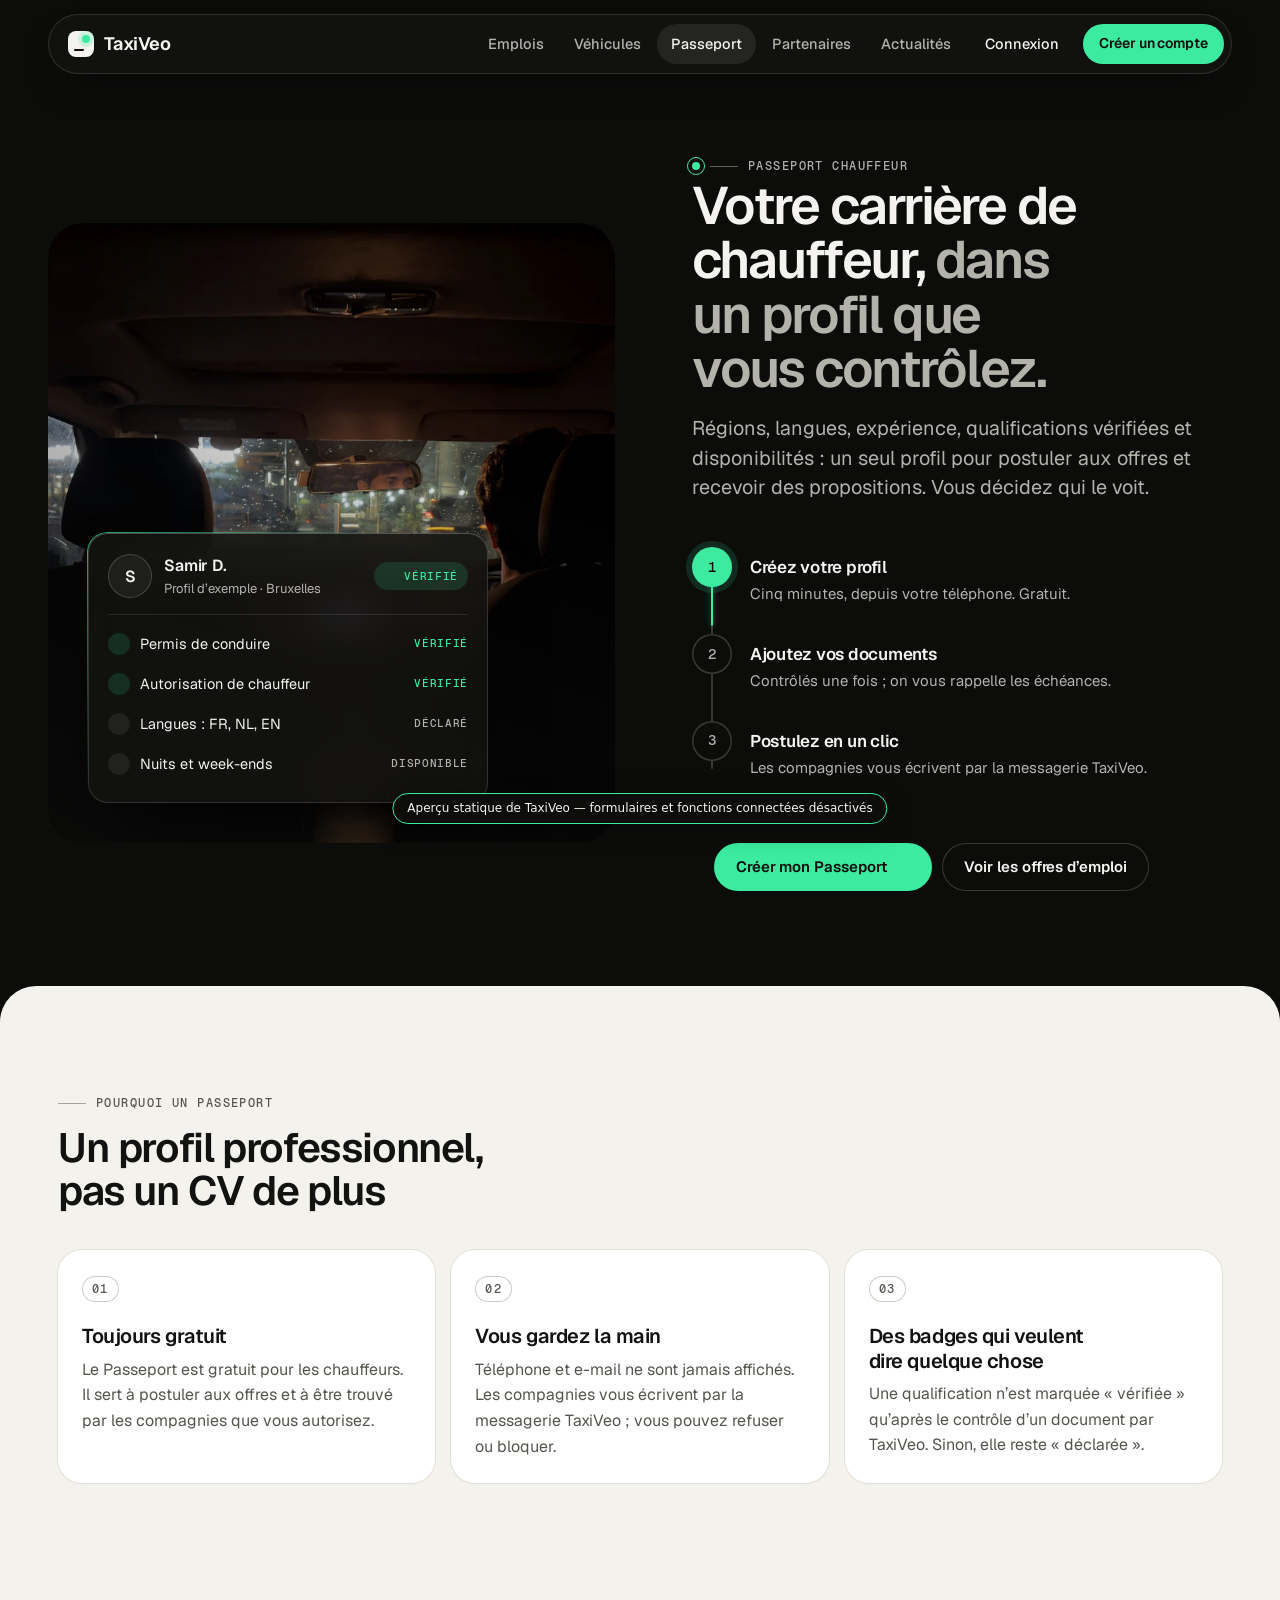
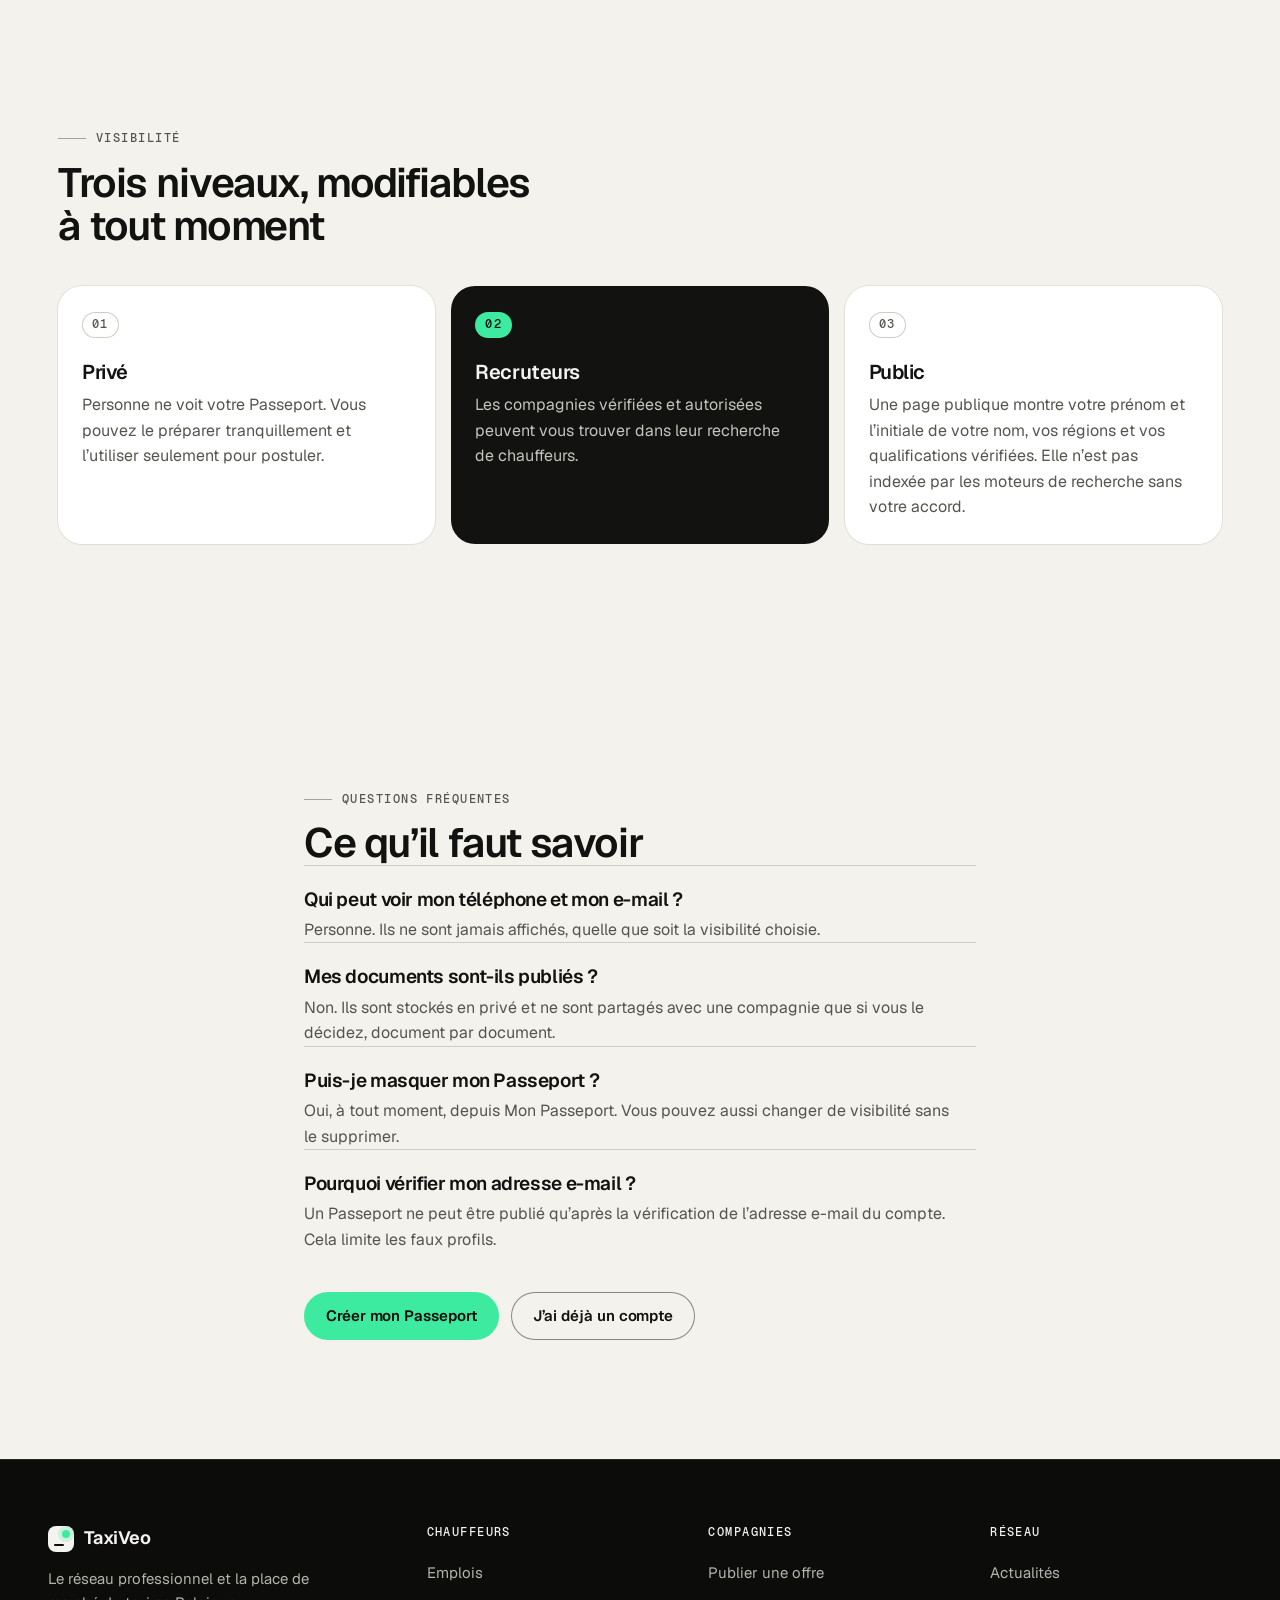
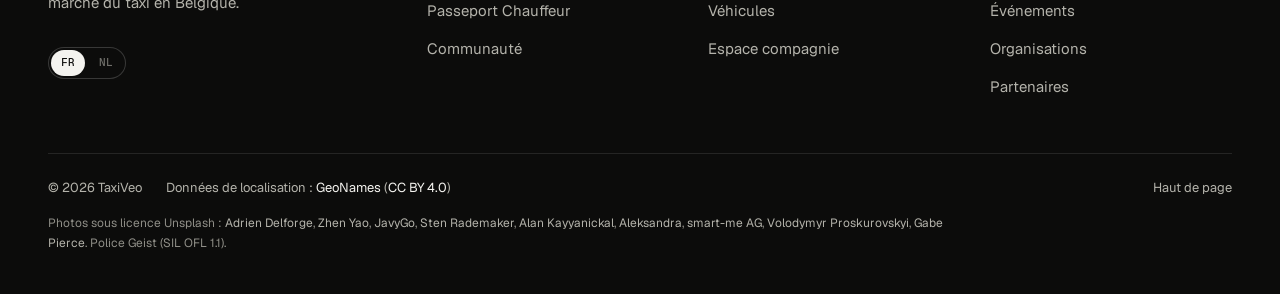
<file: passeport-chauffeur/index.html>
<!doctype html>
<html lang="fr-BE">
<head>
<meta name="robots" content="noindex, nofollow">
	<meta charset="UTF-8">
	<meta name="viewport" content="width=device-width, initial-scale=1, viewport-fit=cover">
	<link rel="profile" href="https://gmpg.org/xfn/11">
	<script>document.documentElement.classList.add('tv-js');</script>
	<title>Passeport Chauffeur &#8211; TaxiVeo</title>

<link rel="preload" href="https://heissam-touzani.github.io/taxiveo-preview/wp-content/themes/taxiveo-theme/assets/fonts/geist/Geist-Variable.woff2" as="font" type="font/woff2" crossorigin>
<link rel="alternate" type="application/rss+xml" title="TaxiVeo &raquo; Flux" href="#" />
<link rel="alternate" type="application/rss+xml" title="TaxiVeo &raquo; Flux des commentaires" href="#" />
<meta name="theme-color" content="#0C0C0B">
<link rel="icon" type="image/svg+xml" href="https://heissam-touzani.github.io/taxiveo-preview/wp-content/themes/taxiveo-theme/assets/img/favicon.svg">
<style id="wp-img-auto-sizes-contain-inline-css">
img:is([sizes=auto i],[sizes^="auto," i]){contain-intrinsic-size:3000px 1500px}
/*# sourceURL=wp-img-auto-sizes-contain-inline-css */
</style>
<link rel='stylesheet' id='taxiveo-tokens-css' href='https://heissam-touzani.github.io/taxiveo-preview/wp-content/themes/taxiveo-theme/assets/css/tokens.css?ver=0.5.0.1793527735' media='all' />
<style id="global-styles-inline-css">
:root{--wp--preset--aspect-ratio--square: 1;--wp--preset--aspect-ratio--4-3: 4/3;--wp--preset--aspect-ratio--3-4: 3/4;--wp--preset--aspect-ratio--3-2: 3/2;--wp--preset--aspect-ratio--2-3: 2/3;--wp--preset--aspect-ratio--16-9: 16/9;--wp--preset--aspect-ratio--9-16: 9/16;--wp--preset--color--black: #000000;--wp--preset--color--cyan-bluish-gray: #abb8c3;--wp--preset--color--white: #ffffff;--wp--preset--color--pale-pink: #f78da7;--wp--preset--color--vivid-red: #cf2e2e;--wp--preset--color--luminous-vivid-orange: #ff6900;--wp--preset--color--luminous-vivid-amber: #fcb900;--wp--preset--color--light-green-cyan: #7bdcb5;--wp--preset--color--vivid-green-cyan: #00d084;--wp--preset--color--pale-cyan-blue: #8ed1fc;--wp--preset--color--vivid-cyan-blue: #0693e3;--wp--preset--color--vivid-purple: #9b51e0;--wp--preset--gradient--vivid-cyan-blue-to-vivid-purple: linear-gradient(135deg,rgb(6,147,227) 0%,rgb(155,81,224) 100%);--wp--preset--gradient--light-green-cyan-to-vivid-green-cyan: linear-gradient(135deg,rgb(122,220,180) 0%,rgb(0,208,130) 100%);--wp--preset--gradient--luminous-vivid-amber-to-luminous-vivid-orange: linear-gradient(135deg,rgb(252,185,0) 0%,rgb(255,105,0) 100%);--wp--preset--gradient--luminous-vivid-orange-to-vivid-red: linear-gradient(135deg,rgb(255,105,0) 0%,rgb(207,46,46) 100%);--wp--preset--gradient--very-light-gray-to-cyan-bluish-gray: linear-gradient(135deg,rgb(238,238,238) 0%,rgb(169,184,195) 100%);--wp--preset--gradient--cool-to-warm-spectrum: linear-gradient(135deg,rgb(74,234,220) 0%,rgb(151,120,209) 20%,rgb(207,42,186) 40%,rgb(238,44,130) 60%,rgb(251,105,98) 80%,rgb(254,248,76) 100%);--wp--preset--gradient--blush-light-purple: linear-gradient(135deg,rgb(255,206,236) 0%,rgb(152,150,240) 100%);--wp--preset--gradient--blush-bordeaux: linear-gradient(135deg,rgb(254,205,165) 0%,rgb(254,45,45) 50%,rgb(107,0,62) 100%);--wp--preset--gradient--luminous-dusk: linear-gradient(135deg,rgb(255,203,112) 0%,rgb(199,81,192) 50%,rgb(65,88,208) 100%);--wp--preset--gradient--pale-ocean: linear-gradient(135deg,rgb(255,245,203) 0%,rgb(182,227,212) 50%,rgb(51,167,181) 100%);--wp--preset--gradient--electric-grass: linear-gradient(135deg,rgb(202,248,128) 0%,rgb(113,206,126) 100%);--wp--preset--gradient--midnight: linear-gradient(135deg,rgb(2,3,129) 0%,rgb(40,116,252) 100%);--wp--preset--font-size--small: 13px;--wp--preset--font-size--medium: 20px;--wp--preset--font-size--large: 36px;--wp--preset--font-size--x-large: 42px;--wp--preset--spacing--20: 0.44rem;--wp--preset--spacing--30: 0.67rem;--wp--preset--spacing--40: 1rem;--wp--preset--spacing--50: 1.5rem;--wp--preset--spacing--60: 2.25rem;--wp--preset--spacing--70: 3.38rem;--wp--preset--spacing--80: 5.06rem;--wp--preset--shadow--natural: 6px 6px 9px rgba(0, 0, 0, 0.2);--wp--preset--shadow--deep: 12px 12px 50px rgba(0, 0, 0, 0.4);--wp--preset--shadow--sharp: 6px 6px 0px rgba(0, 0, 0, 0.2);--wp--preset--shadow--outlined: 6px 6px 0px -3px rgb(255, 255, 255), 6px 6px rgb(0, 0, 0);--wp--preset--shadow--crisp: 6px 6px 0px rgb(0, 0, 0);}.wp-block-button{--wp--preset--dimension--25: 25%;--wp--preset--dimension--50: 50%;--wp--preset--dimension--75: 75%;--wp--preset--dimension--100: 100%;}:root { --wp--style--global--content-size: 800px;--wp--style--global--wide-size: 1200px; }:where(body) { margin: 0; }.wp-site-blocks > .alignleft { float: left; margin-right: 2em; }.wp-site-blocks > .alignright { float: right; margin-left: 2em; }.wp-site-blocks > .aligncenter { justify-content: center; margin-left: auto; margin-right: auto; }:where(.wp-site-blocks) > * { margin-block-start: 24px; margin-block-end: 0; }:where(.wp-site-blocks) > :first-child { margin-block-start: 0; }:where(.wp-site-blocks) > :last-child { margin-block-end: 0; }:root { --wp--style--block-gap: 24px; }:root :where(.is-layout-flow) > :first-child{margin-block-start: 0;}:root :where(.is-layout-flow) > :last-child{margin-block-end: 0;}:root :where(.is-layout-flow) > *{margin-block-start: 24px;margin-block-end: 0;}:root :where(.is-layout-constrained) > :first-child{margin-block-start: 0;}:root :where(.is-layout-constrained) > :last-child{margin-block-end: 0;}:root :where(.is-layout-constrained) > *{margin-block-start: 24px;margin-block-end: 0;}:root :where(.is-layout-flex){gap: 24px;}:root :where(.is-layout-grid){gap: 24px;}.is-layout-flow > .alignleft{float: left;margin-inline-start: 0;margin-inline-end: 2em;}.is-layout-flow > .alignright{float: right;margin-inline-start: 2em;margin-inline-end: 0;}.is-layout-flow > .aligncenter{margin-left: auto !important;margin-right: auto !important;}.is-layout-constrained > .alignleft{float: left;margin-inline-start: 0;margin-inline-end: 2em;}.is-layout-constrained > .alignright{float: right;margin-inline-start: 2em;margin-inline-end: 0;}.is-layout-constrained > .aligncenter{margin-left: auto !important;margin-right: auto !important;}.is-layout-constrained > :where(:not(.alignleft):not(.alignright):not(.alignfull)){max-width: var(--wp--style--global--content-size);margin-left: auto !important;margin-right: auto !important;}.is-layout-constrained > .alignwide{max-width: var(--wp--style--global--wide-size);}body .is-layout-flex{display: flex;}.is-layout-flex{flex-wrap: wrap;align-items: center;}.is-layout-flex > :is(*, div){margin: 0;}body .is-layout-grid{display: grid;}.is-layout-grid > :is(*, div){margin: 0;}body{padding-top: 0px;padding-right: 0px;padding-bottom: 0px;padding-left: 0px;}:root :where(.wp-element-button, .wp-block-button__link){background-color: #32373c;border-width: 0;color: #fff;font-family: inherit;font-size: inherit;font-style: inherit;font-weight: inherit;letter-spacing: inherit;line-height: inherit;padding-top: calc(0.667em + 2px);padding-right: calc(1.333em + 2px);padding-bottom: calc(0.667em + 2px);padding-left: calc(1.333em + 2px);text-decoration: none;text-transform: inherit;}.has-black-color{color: var(--wp--preset--color--black) !important;}.has-cyan-bluish-gray-color{color: var(--wp--preset--color--cyan-bluish-gray) !important;}.has-white-color{color: var(--wp--preset--color--white) !important;}.has-pale-pink-color{color: var(--wp--preset--color--pale-pink) !important;}.has-vivid-red-color{color: var(--wp--preset--color--vivid-red) !important;}.has-luminous-vivid-orange-color{color: var(--wp--preset--color--luminous-vivid-orange) !important;}.has-luminous-vivid-amber-color{color: var(--wp--preset--color--luminous-vivid-amber) !important;}.has-light-green-cyan-color{color: var(--wp--preset--color--light-green-cyan) !important;}.has-vivid-green-cyan-color{color: var(--wp--preset--color--vivid-green-cyan) !important;}.has-pale-cyan-blue-color{color: var(--wp--preset--color--pale-cyan-blue) !important;}.has-vivid-cyan-blue-color{color: var(--wp--preset--color--vivid-cyan-blue) !important;}.has-vivid-purple-color{color: var(--wp--preset--color--vivid-purple) !important;}.has-black-background-color{background-color: var(--wp--preset--color--black) !important;}.has-cyan-bluish-gray-background-color{background-color: var(--wp--preset--color--cyan-bluish-gray) !important;}.has-white-background-color{background-color: var(--wp--preset--color--white) !important;}.has-pale-pink-background-color{background-color: var(--wp--preset--color--pale-pink) !important;}.has-vivid-red-background-color{background-color: var(--wp--preset--color--vivid-red) !important;}.has-luminous-vivid-orange-background-color{background-color: var(--wp--preset--color--luminous-vivid-orange) !important;}.has-luminous-vivid-amber-background-color{background-color: var(--wp--preset--color--luminous-vivid-amber) !important;}.has-light-green-cyan-background-color{background-color: var(--wp--preset--color--light-green-cyan) !important;}.has-vivid-green-cyan-background-color{background-color: var(--wp--preset--color--vivid-green-cyan) !important;}.has-pale-cyan-blue-background-color{background-color: var(--wp--preset--color--pale-cyan-blue) !important;}.has-vivid-cyan-blue-background-color{background-color: var(--wp--preset--color--vivid-cyan-blue) !important;}.has-vivid-purple-background-color{background-color: var(--wp--preset--color--vivid-purple) !important;}.has-black-border-color{border-color: var(--wp--preset--color--black) !important;}.has-cyan-bluish-gray-border-color{border-color: var(--wp--preset--color--cyan-bluish-gray) !important;}.has-white-border-color{border-color: var(--wp--preset--color--white) !important;}.has-pale-pink-border-color{border-color: var(--wp--preset--color--pale-pink) !important;}.has-vivid-red-border-color{border-color: var(--wp--preset--color--vivid-red) !important;}.has-luminous-vivid-orange-border-color{border-color: var(--wp--preset--color--luminous-vivid-orange) !important;}.has-luminous-vivid-amber-border-color{border-color: var(--wp--preset--color--luminous-vivid-amber) !important;}.has-light-green-cyan-border-color{border-color: var(--wp--preset--color--light-green-cyan) !important;}.has-vivid-green-cyan-border-color{border-color: var(--wp--preset--color--vivid-green-cyan) !important;}.has-pale-cyan-blue-border-color{border-color: var(--wp--preset--color--pale-cyan-blue) !important;}.has-vivid-cyan-blue-border-color{border-color: var(--wp--preset--color--vivid-cyan-blue) !important;}.has-vivid-purple-border-color{border-color: var(--wp--preset--color--vivid-purple) !important;}.has-vivid-cyan-blue-to-vivid-purple-gradient-background{background: var(--wp--preset--gradient--vivid-cyan-blue-to-vivid-purple) !important;}.has-light-green-cyan-to-vivid-green-cyan-gradient-background{background: var(--wp--preset--gradient--light-green-cyan-to-vivid-green-cyan) !important;}.has-luminous-vivid-amber-to-luminous-vivid-orange-gradient-background{background: var(--wp--preset--gradient--luminous-vivid-amber-to-luminous-vivid-orange) !important;}.has-luminous-vivid-orange-to-vivid-red-gradient-background{background: var(--wp--preset--gradient--luminous-vivid-orange-to-vivid-red) !important;}.has-very-light-gray-to-cyan-bluish-gray-gradient-background{background: var(--wp--preset--gradient--very-light-gray-to-cyan-bluish-gray) !important;}.has-cool-to-warm-spectrum-gradient-background{background: var(--wp--preset--gradient--cool-to-warm-spectrum) !important;}.has-blush-light-purple-gradient-background{background: var(--wp--preset--gradient--blush-light-purple) !important;}.has-blush-bordeaux-gradient-background{background: var(--wp--preset--gradient--blush-bordeaux) !important;}.has-luminous-dusk-gradient-background{background: var(--wp--preset--gradient--luminous-dusk) !important;}.has-pale-ocean-gradient-background{background: var(--wp--preset--gradient--pale-ocean) !important;}.has-electric-grass-gradient-background{background: var(--wp--preset--gradient--electric-grass) !important;}.has-midnight-gradient-background{background: var(--wp--preset--gradient--midnight) !important;}.has-small-font-size{font-size: var(--wp--preset--font-size--small) !important;}.has-medium-font-size{font-size: var(--wp--preset--font-size--medium) !important;}.has-large-font-size{font-size: var(--wp--preset--font-size--large) !important;}.has-x-large-font-size{font-size: var(--wp--preset--font-size--x-large) !important;}
:root :where(.wp-block-icon svg){width: 24px;}
:root :where(.wp-block-pullquote){font-size: 1.5em;line-height: 1.6;}
/*# sourceURL=global-styles-inline-css */
</style>
<link rel='stylesheet' id='hello-elementor-css' href='https://heissam-touzani.github.io/taxiveo-preview/wp-content/themes/hello-elementor/assets/css/reset.css?ver=3.5.1' media='all' />
<link rel='stylesheet' id='hello-elementor-theme-style-css' href='https://heissam-touzani.github.io/taxiveo-preview/wp-content/themes/hello-elementor/assets/css/theme.css?ver=3.5.1' media='all' />
<link rel='stylesheet' id='elementor-frontend-css' href='https://heissam-touzani.github.io/taxiveo-preview/wp-content/plugins/elementor/assets/css/frontend.min.css?ver=4.3.5' media='all' />
<style id="elementor-frontend-inline-css">
.e-heading-base a, .e-paragraph-base a { all: unset; cursor: pointer; }form[data-element_type="e-form"].form-state-success [data-element_type="e-form-success-message"],form[data-element_type="e-form"].form-state-error [data-element_type="e-form-error-message"]{ display: block; }.elementor-edit-mode [data-element_type="e-form-success-message"]:is(.elementor-element-editable, :has(.elementor-element-editable), :has(> .elementor-empty-view)),.elementor-edit-mode [data-element_type="e-form-error-message"]:is(.elementor-element-editable, :has(.elementor-element-editable), :has(> .elementor-empty-view)){ display: block; }.e-background-video { position: relative; overflow: hidden; }.e-background-video__media { position: absolute; inset: 0; width: 100%; height: 100%; object-fit: cover; pointer-events: none; z-index: 0; }.e-background-video__content { position: relative; z-index: 1; flex: 1 1 auto; }.elementor-edit-mode .e-background-video__content.e-atomic-element:has(> .elementor-empty-view) { display: flex; flex-direction: column; flex: 1 1 auto; min-height: 0; }.elementor-edit-mode .e-background-video__content.e-atomic-element:has(> .elementor-empty-view) > .elementor-empty-view.elementor-empty-view { position: relative; flex: 1 1 auto; min-height: 120px; height: auto; width: 100%; }.elementor-edit-mode .e-background-video__content.e-atomic-element:has(> .elementor-empty-view) > .elementor-empty-view > .elementor-first-add { position: absolute; inset: 0; width: 100%; height: 100%; }.e-background-video__controls { z-index: 2; }.e-background-video__play, .e-background-video__pause { appearance: none; -webkit-appearance: none; }.e-background-video.e-background-video--playing .e-background-video__play { display: none; }.e-background-video.e-background-video--paused .e-background-video__pause { display: none; }.e-background-video:not(.e-background-video--playing):not(.e-background-video--paused) .e-background-video__controls,.e-background-video:not(.e-background-video--playing):not(.e-background-video--paused) .e-background-video__play,.e-background-video:not(.e-background-video--playing):not(.e-background-video--paused) .e-background-video__pause { display: none; }.e-accordion-item-header-base { list-style: none; }.e-accordion-item-header-base::-webkit-details-marker { display: none; }.e-accordion-item-base { interpolate-size: allow-keywords; }.e-accordion-item-base::details-content {block-size: 0; overflow: hidden;transition: block-size .3s ease, content-visibility .3s ease allow-discrete;}.e-accordion-item-base[open]::details-content { block-size: auto; }.e-accordion-item-icon-base.e-accordion-item-icon-base .e-svg-base { width: auto; height: 100%; max-width: 100%; }.e-accordion-item-icon-base.e-accordion-item-icon-base .e-svg-base svg { width: auto !important; }.e-accordion-item-icon-base svg { transition: transform .3s ease; }.e-accordion-item-base[open] > summary .e-accordion-item-icon-base svg { transform: rotate(180deg); }
/*# sourceURL=elementor-frontend-inline-css */
</style>
<link rel='stylesheet' id='elementor-post-5-css' href='https://heissam-touzani.github.io/taxiveo-preview/wp-content/uploads/elementor/css/post-5.css?ver=1793532028' media='all' />
<link rel='stylesheet' id='taxiveo-base-css' href='https://heissam-touzani.github.io/taxiveo-preview/wp-content/themes/taxiveo-theme/assets/css/base.css?ver=0.5.0.1793529095' media='all' />
<link rel='stylesheet' id='taxiveo-chrome-css' href='https://heissam-touzani.github.io/taxiveo-preview/wp-content/themes/taxiveo-theme/assets/css/chrome.css?ver=0.5.0.1793529668' media='all' />
<link rel='stylesheet' id='base-desktop-css' href='https://heissam-touzani.github.io/taxiveo-preview/wp-content/uploads/elementor/css/base-desktop.css?ver=6ae7208843a4f' media='all' />
<link rel='stylesheet' id='global-307-frontend-desktop-css' href='https://heissam-touzani.github.io/taxiveo-preview/wp-content/uploads/elementor/css/global-307-frontend-desktop.css?ver=6ae7218fa8032' media='all' />
<link rel='stylesheet' id='local-307-frontend-desktop-css' href='https://heissam-touzani.github.io/taxiveo-preview/wp-content/uploads/elementor/css/local-307-frontend-desktop.css?ver=6ae7218fa872f' media='all' />
<link rel='stylesheet' id='base-mobile-css' href='https://heissam-touzani.github.io/taxiveo-preview/wp-content/uploads/elementor/css/base-mobile.css?ver=6ae7208843a4f' media='(max-width:767px)' />
<link rel='stylesheet' id='taxiveo-widgets-css' href='https://heissam-touzani.github.io/taxiveo-preview/wp-content/plugins/taxiveo-core/assets/elementor/widgets.css?ver=1793529496' media='all' />
<link rel='stylesheet' id='taxiveo-components-css' href='https://heissam-touzani.github.io/taxiveo-preview/wp-content/themes/taxiveo-theme/assets/css/components.css?ver=0.5.0.1793529177' media='all' />
<link rel='stylesheet' id='taxiveo-home-css' href='https://heissam-touzani.github.io/taxiveo-preview/wp-content/themes/taxiveo-theme/assets/css/home.css?ver=0.5.0.1793528903' media='all' />
<script data-wp-strategy="defer" defer id="taxiveo-motion-js" src="https://heissam-touzani.github.io/taxiveo-preview/wp-content/themes/taxiveo-theme/assets/js/motion.js?ver=0.5.0.1793532256"></script>
<script data-wp-strategy="defer" defer id="taxiveo-header-js" src="https://heissam-touzani.github.io/taxiveo-preview/wp-content/themes/taxiveo-theme/assets/js/header.js?ver=0.5.0.1793528317"></script>
<link rel="canonical" href="https://heissam-touzani.github.io/taxiveo-preview/passeport-chauffeur/" />
<style>
				.e-con.e-parent:nth-of-type(n+4):not(.e-lazyloaded):not(.e-no-lazyload),
				.e-con.e-parent:nth-of-type(n+4):not(.e-lazyloaded):not(.e-no-lazyload) * {
					background-image: none !important;
				}
				@media screen and (max-height: 1024px) {
					.e-con.e-parent:nth-of-type(n+3):not(.e-lazyloaded):not(.e-no-lazyload),
					.e-con.e-parent:nth-of-type(n+3):not(.e-lazyloaded):not(.e-no-lazyload) * {
						background-image: none !important;
					}
				}
				@media screen and (max-height: 640px) {
					.e-con.e-parent:nth-of-type(n+2):not(.e-lazyloaded):not(.e-no-lazyload),
					.e-con.e-parent:nth-of-type(n+2):not(.e-lazyloaded):not(.e-no-lazyload) * {
						background-image: none !important;
					}
				}
			</style>
			</head>
<body class="wp-singular page-template page-template-templates page-template-passport-c page-template-templatespassport-c-php page page-id-307 wp-embed-responsive wp-theme-hello-elementor wp-child-theme-taxiveo-theme tv-has-bottombar hello-elementor-default elementor-default elementor-kit-5 elementor-page elementor-page-307">
<a class="tv-skip" href="#tv-contenu">Aller au contenu</a>
<div class="tv-progress" aria-hidden="true"></div>

<header class="tv-nav is-solid" data-tv-nav>
	<nav class="tv-nav__bar" aria-label="Navigation principale">
		<a class="tv-brand" href="https://heissam-touzani.github.io/taxiveo-preview/" aria-label="TaxiVeo, accueil" rel="home"><span class="tv-brand__mark" aria-hidden="true"><span></span></span><span aria-hidden="true">TaxiVeo</span></a>
		<div class="tv-nav__links"><ul id="menu-navigation-principale" class="tv-menu tv-menu--primary"><li id="menu-item-664" class="menu-item menu-item-type-post_type menu-item-object-page menu-item-664"><a href="https://heissam-touzani.github.io/taxiveo-preview/emplois/">Emplois</a></li>
<li id="menu-item-1255" class="menu-item menu-item-type-post_type menu-item-object-page menu-item-1255"><a href="https://heissam-touzani.github.io/taxiveo-preview/vehicules/">Véhicules</a></li>
<li id="menu-item-665" class="menu-item menu-item-type-post_type menu-item-object-page current-menu-item page_item page-item-307 current_page_item menu-item-665"><a href="https://heissam-touzani.github.io/taxiveo-preview/passeport-chauffeur/" aria-current="page">Passeport</a></li>
<li id="menu-item-2475" class="menu-item menu-item-type-post_type menu-item-object-page menu-item-2475"><a href="https://heissam-touzani.github.io/taxiveo-preview/partenaires/">Partenaires</a></li>
<li id="menu-item-1794" class="menu-item menu-item-type-post_type menu-item-object-page menu-item-1794"><a href="https://heissam-touzani.github.io/taxiveo-preview/actualites/">Actualités</a></li>
</ul></div>
					<a class="tv-nav__login" href="https://heissam-touzani.github.io/taxiveo-preview/connexion/">Connexion</a>
			<a class="tv-btn tv-btn--accent tv-btn--sm tv-nav__cta" href="https://heissam-touzani.github.io/taxiveo-preview/inscription/">Créer un compte</a>
				<button class="tv-nav__toggle" type="button" aria-expanded="false" aria-controls="tv-nav-panel" aria-label="Ouvrir le menu" data-open="Ouvrir le menu" data-close="Fermer le menu" data-tv-nav-toggle>
			<span class="tv-nav__burger" aria-hidden="true"><span></span><span></span></span>
		</button>
	</nav>
	<div class="tv-nav__panel" id="tv-nav-panel" data-tv-nav-panel>
		<nav class="tv-nav__panel-menu" aria-label="Menu mobile">
			<ul id="menu-menu-mobile" class="tv-menu tv-menu--mobile"><li id="menu-item-667" class="menu-item menu-item-type-post_type menu-item-object-page menu-item-home menu-item-667"><a href="https://heissam-touzani.github.io/taxiveo-preview/" style="--i:0"><span>Accueil</span><svg class="tv-icon" aria-hidden="true" focusable="false"><use href="https://heissam-touzani.github.io/taxiveo-preview/wp-content/themes/taxiveo-theme/assets/icons/icons.svg?ver=0.5.0.1793527872#i-arrow-c"></use></svg></a></li>
<li id="menu-item-668" class="menu-item menu-item-type-post_type menu-item-object-page menu-item-668"><a href="https://heissam-touzani.github.io/taxiveo-preview/emplois/" style="--i:1"><span>Emplois</span><svg class="tv-icon" aria-hidden="true" focusable="false"><use href="https://heissam-touzani.github.io/taxiveo-preview/wp-content/themes/taxiveo-theme/assets/icons/icons.svg?ver=0.5.0.1793527872#i-arrow-c"></use></svg></a></li>
<li id="menu-item-1256" class="menu-item menu-item-type-post_type menu-item-object-page menu-item-1256"><a href="https://heissam-touzani.github.io/taxiveo-preview/vehicules/" style="--i:2"><span>Véhicules</span><svg class="tv-icon" aria-hidden="true" focusable="false"><use href="https://heissam-touzani.github.io/taxiveo-preview/wp-content/themes/taxiveo-theme/assets/icons/icons.svg?ver=0.5.0.1793527872#i-arrow-c"></use></svg></a></li>
<li id="menu-item-669" class="menu-item menu-item-type-post_type menu-item-object-page current-menu-item page_item page-item-307 current_page_item menu-item-669"><a href="https://heissam-touzani.github.io/taxiveo-preview/passeport-chauffeur/" aria-current="page" style="--i:3"><span>Passeport Chauffeur</span><svg class="tv-icon" aria-hidden="true" focusable="false"><use href="https://heissam-touzani.github.io/taxiveo-preview/wp-content/themes/taxiveo-theme/assets/icons/icons.svg?ver=0.5.0.1793527872#i-arrow-c"></use></svg></a></li>
<li id="menu-item-2477" class="menu-item menu-item-type-post_type menu-item-object-page menu-item-2477"><a href="https://heissam-touzani.github.io/taxiveo-preview/partenaires/" style="--i:4"><span>Partenaires</span><svg class="tv-icon" aria-hidden="true" focusable="false"><use href="https://heissam-touzani.github.io/taxiveo-preview/wp-content/themes/taxiveo-theme/assets/icons/icons.svg?ver=0.5.0.1793527872#i-arrow-c"></use></svg></a></li>
<li id="menu-item-1796" class="menu-item menu-item-type-post_type menu-item-object-page menu-item-1796"><a href="https://heissam-touzani.github.io/taxiveo-preview/actualites/" style="--i:5"><span>Actualités</span><svg class="tv-icon" aria-hidden="true" focusable="false"><use href="https://heissam-touzani.github.io/taxiveo-preview/wp-content/themes/taxiveo-theme/assets/icons/icons.svg?ver=0.5.0.1793527872#i-arrow-c"></use></svg></a></li>
<li id="menu-item-1797" class="menu-item menu-item-type-post_type menu-item-object-page menu-item-1797"><a href="https://heissam-touzani.github.io/taxiveo-preview/evenements/" style="--i:6"><span>Événements</span><svg class="tv-icon" aria-hidden="true" focusable="false"><use href="https://heissam-touzani.github.io/taxiveo-preview/wp-content/themes/taxiveo-theme/assets/icons/icons.svg?ver=0.5.0.1793527872#i-arrow-c"></use></svg></a></li>
<li id="menu-item-1798" class="menu-item menu-item-type-post_type menu-item-object-page menu-item-1798"><a href="https://heissam-touzani.github.io/taxiveo-preview/organisations/" style="--i:7"><span>Organisations</span><svg class="tv-icon" aria-hidden="true" focusable="false"><use href="https://heissam-touzani.github.io/taxiveo-preview/wp-content/themes/taxiveo-theme/assets/icons/icons.svg?ver=0.5.0.1793527872#i-arrow-c"></use></svg></a></li>
<li id="menu-item-1799" class="menu-item menu-item-type-post_type menu-item-object-page menu-item-1799"><a href="https://heissam-touzani.github.io/taxiveo-preview/communaute/" style="--i:8"><span>Communauté</span><svg class="tv-icon" aria-hidden="true" focusable="false"><use href="https://heissam-touzani.github.io/taxiveo-preview/wp-content/themes/taxiveo-theme/assets/icons/icons.svg?ver=0.5.0.1793527872#i-arrow-c"></use></svg></a></li>
<li id="menu-item-670" class="menu-item menu-item-type-post_type menu-item-object-page menu-item-670"><a href="#" style="--i:9"><span>Mon Passeport</span><svg class="tv-icon" aria-hidden="true" focusable="false"><use href="https://heissam-touzani.github.io/taxiveo-preview/wp-content/themes/taxiveo-theme/assets/icons/icons.svg?ver=0.5.0.1793527872#i-arrow-c"></use></svg></a></li>
<li id="menu-item-671" class="menu-item menu-item-type-post_type menu-item-object-page menu-item-671"><a href="#" style="--i:10"><span>Mes candidatures</span><svg class="tv-icon" aria-hidden="true" focusable="false"><use href="https://heissam-touzani.github.io/taxiveo-preview/wp-content/themes/taxiveo-theme/assets/icons/icons.svg?ver=0.5.0.1793527872#i-arrow-c"></use></svg></a></li>
<li id="menu-item-1257" class="menu-item menu-item-type-post_type menu-item-object-page menu-item-1257"><a href="#" style="--i:11"><span>Mes annonces</span><svg class="tv-icon" aria-hidden="true" focusable="false"><use href="https://heissam-touzani.github.io/taxiveo-preview/wp-content/themes/taxiveo-theme/assets/icons/icons.svg?ver=0.5.0.1793527872#i-arrow-c"></use></svg></a></li>
<li id="menu-item-1258" class="menu-item menu-item-type-post_type menu-item-object-page menu-item-1258"><a href="#" style="--i:12"><span>Mes favoris</span><svg class="tv-icon" aria-hidden="true" focusable="false"><use href="https://heissam-touzani.github.io/taxiveo-preview/wp-content/themes/taxiveo-theme/assets/icons/icons.svg?ver=0.5.0.1793527872#i-arrow-c"></use></svg></a></li>
<li id="menu-item-672" class="menu-item menu-item-type-post_type menu-item-object-page menu-item-672"><a href="#" style="--i:13"><span>Espace Compagnie</span><svg class="tv-icon" aria-hidden="true" focusable="false"><use href="https://heissam-touzani.github.io/taxiveo-preview/wp-content/themes/taxiveo-theme/assets/icons/icons.svg?ver=0.5.0.1793527872#i-arrow-c"></use></svg></a></li>
<li id="menu-item-1800" class="menu-item menu-item-type-post_type menu-item-object-page menu-item-1800"><a href="#" style="--i:14"><span>Publier une actualité</span><svg class="tv-icon" aria-hidden="true" focusable="false"><use href="https://heissam-touzani.github.io/taxiveo-preview/wp-content/themes/taxiveo-theme/assets/icons/icons.svg?ver=0.5.0.1793527872#i-arrow-c"></use></svg></a></li>
<li id="menu-item-673" class="menu-item menu-item-type-post_type menu-item-object-page menu-item-673"><a href="#" style="--i:15"><span>Mon compte</span><svg class="tv-icon" aria-hidden="true" focusable="false"><use href="https://heissam-touzani.github.io/taxiveo-preview/wp-content/themes/taxiveo-theme/assets/icons/icons.svg?ver=0.5.0.1793527872#i-arrow-c"></use></svg></a></li>
<li id="menu-item-674" class="menu-item menu-item-type-post_type menu-item-object-page menu-item-674"><a href="https://heissam-touzani.github.io/taxiveo-preview/connexion/" style="--i:16"><span>Connexion</span><svg class="tv-icon" aria-hidden="true" focusable="false"><use href="https://heissam-touzani.github.io/taxiveo-preview/wp-content/themes/taxiveo-theme/assets/icons/icons.svg?ver=0.5.0.1793527872#i-arrow-c"></use></svg></a></li>
<li id="menu-item-675" class="menu-item menu-item-type-post_type menu-item-object-page menu-item-675"><a href="https://heissam-touzani.github.io/taxiveo-preview/inscription/" style="--i:17"><span>Inscription</span><svg class="tv-icon" aria-hidden="true" focusable="false"><use href="https://heissam-touzani.github.io/taxiveo-preview/wp-content/themes/taxiveo-theme/assets/icons/icons.svg?ver=0.5.0.1793527872#i-arrow-c"></use></svg></a></li>
</ul>		</nav>
		<div class="tv-nav__panel-actions">
							<a class="tv-btn tv-btn--on-night" href="https://heissam-touzani.github.io/taxiveo-preview/connexion/">Connexion</a>
				<a class="tv-btn tv-btn--accent" href="https://heissam-touzani.github.io/taxiveo-preview/inscription/">Créer un compte</a>
					</div>
		<div class="tv-nav__panel-lang"><p class="tv-lang" role="group" aria-labelledby="tv-lang-panel"><span class="tv-sr" id="tv-lang-panel">Langue</span><span lang="fr" aria-current="true">FR<span class="tv-sr"> (langue actuelle)</span></span><span aria-hidden="true">/</span><span lang="nl" aria-disabled="true" title="Version néerlandaise bientôt disponible">NL<span class="tv-sr"> (bientôt disponible)</span></span></p></div>
	</div>
</header>
	<div class="tv-nav-spacer" aria-hidden="true"></div>

<div id="tv-contenu" class="tv-skip-target" tabindex="-1"></div>
<main class="tv-cpage tv-cpage--passport" id="tv-main">
	<section class="tv-csec tv-dark tv-cpage__hero" aria-labelledby="tv-pass-h1">
		<div class="tv-container tv-cpass">
	<div class="tv-cpass__visual tv-clip" data-tv-in>
		<img fetchpriority="high" src="https://heissam-touzani.github.io/taxiveo-preview/wp-content/themes/taxiveo-theme/assets/img/c/passeport-nuit.webp" alt="" width="1400" height="1050" fetchpriority="high" decoding="async" data-tv-parallax>
		<div class="tv-pcard" role="img" aria-label="Illustration d’un Passeport Chauffeur (profil d’exemple) : permis et autorisation vérifiés, langues déclarées, disponibilités à jour.">
			<div class="tv-pcard__top">
				<span class="tv-pcard__avatar" aria-hidden="true">S</span>
				<div>
					<p class="tv-pcard__name">Samir D.</p>
					<p class="tv-pcard__sub">Profil d’exemple · Bruxelles</p>
				</div>
				<span class="tv-seal"><svg class="tv-icon" aria-hidden="true" focusable="false"><use href="https://heissam-touzani.github.io/taxiveo-preview/wp-content/themes/taxiveo-theme/assets/icons/icons.svg?ver=0.5.0.1793527872#i-shield"></use></svg>Vérifié</span>
			</div>
			<ul class="tv-checks">
									<li style="--i:0"><span class="tv-tick"><svg class="tv-icon" aria-hidden="true" focusable="false"><use href="https://heissam-touzani.github.io/taxiveo-preview/wp-content/themes/taxiveo-theme/assets/icons/icons.svg?ver=0.5.0.1793527872#i-check"></use></svg></span>Permis de conduire<em>Vérifié</em></li>
									<li style="--i:1"><span class="tv-tick"><svg class="tv-icon" aria-hidden="true" focusable="false"><use href="https://heissam-touzani.github.io/taxiveo-preview/wp-content/themes/taxiveo-theme/assets/icons/icons.svg?ver=0.5.0.1793527872#i-check"></use></svg></span>Autorisation de chauffeur<em>Vérifié</em></li>
									<li style="--i:2"><span class="tv-tick tv-tick--soft"><svg class="tv-icon" aria-hidden="true" focusable="false"><use href="https://heissam-touzani.github.io/taxiveo-preview/wp-content/themes/taxiveo-theme/assets/icons/icons.svg?ver=0.5.0.1793527872#i-check"></use></svg></span>Langues : FR, NL, EN<em class="soft">Déclaré</em></li>
									<li style="--i:3"><span class="tv-tick tv-tick--soft"><svg class="tv-icon" aria-hidden="true" focusable="false"><use href="https://heissam-touzani.github.io/taxiveo-preview/wp-content/themes/taxiveo-theme/assets/icons/icons.svg?ver=0.5.0.1793527872#i-clock"></use></svg></span>Nuits et week-ends<em class="soft">Disponible</em></li>
							</ul>
		</div>
	</div>
	<div class="tv-cpass__copy">
		<div class="tv-rv">
			<p class="tv-eyebrow"><span class="tv-pulse" aria-hidden="true"></span><span class="tv-eyebrow__line" aria-hidden="true"></span>Passeport Chauffeur</p>
			<h1 class="tv-h2 tv-h2--h1" id="tv-pass-h1">Votre carrière de chauffeur, <span class="tv-dim">dans un profil que vous contrôlez.</span></h1>
			<p class="tv-sub">Régions, langues, expérience, qualifications vérifiées et disponibilités : un seul profil pour postuler aux offres et recevoir des propositions. Vous décidez qui le voit.</p>
		</div>
		<ol class="tv-route" data-tv-route>
							<li class="tv-rv" style="--i:1"><span class="tv-route__n" aria-hidden="true">1</span><div><b>Créez votre profil</b><span>Cinq minutes, depuis votre téléphone. Gratuit.</span></div></li>
							<li class="tv-rv" style="--i:2"><span class="tv-route__n" aria-hidden="true">2</span><div><b>Ajoutez vos documents</b><span>Contrôlés une fois ; on vous rappelle les échéances.</span></div></li>
							<li class="tv-rv" style="--i:3"><span class="tv-route__n" aria-hidden="true">3</span><div><b>Postulez en un clic</b><span>Les compagnies vous écrivent par la messagerie TaxiVeo.</span></div></li>
					</ol>
					<div class="tv-actions tv-rv" style="--i:4">
															<a class="tv-btn tv-btn--accent" href="https://heissam-touzani.github.io/taxiveo-preview/inscription/">Créer mon Passeport<svg class="tv-icon" aria-hidden="true" focusable="false"><use href="https://heissam-touzani.github.io/taxiveo-preview/wp-content/themes/taxiveo-theme/assets/icons/icons.svg?ver=0.5.0.1793527872#i-arrow-c"></use></svg></a>
																				<a class="tv-btn tv-btn--on-night" href="https://heissam-touzani.github.io/taxiveo-preview/emplois/">Voir les offres d’emploi</a>
												</div>
			</div>
</div>
	</section>
	<div class="tv-cpage__content tv-sheet">
				<div data-elementor-type="wp-page" data-elementor-id="307" class="elementor elementor-307">
				<section class="elementor-element elementor-element-3264c50b e-con e-atomic-element e-div-block-base e-default-section tv-section " data-id="3264c50b" data-element_type="e-div-block" data-e-type="e-div-block" data-interaction-id="3264c50b">
    <div class="elementor-element elementor-element-58d3df17 e-con e-atomic-element e-div-block-base e-default-div tv-container " data-id="58d3df17" data-element_type="e-div-block" data-e-type="e-div-block" data-interaction-id="58d3df17">
    			<p class="tv-eyebrow e-paragraph-base e-default-p" data-interaction-id="70d15448">Pourquoi un Passeport</p>
					<h2 data-interaction-id="4e597958" class="e-7e654b09-b946 e-heading-base e-default-h2">Un profil professionnel, pas un CV de plus</h2>
		<div class="elementor-element elementor-element-67a6ec9f e-con e-atomic-element e-flexbox-base e-default-div e-42c98da1-2066 " data-id="67a6ec9f" data-element_type="e-flexbox" data-e-type="e-flexbox" data-interaction-id="67a6ec9f">
    <div class="elementor-element elementor-element-238508f9 e-con e-atomic-element e-div-block-base e-default-div tv-card e-365a02a3-5d5d " data-id="238508f9" data-element_type="e-div-block" data-e-type="e-div-block" data-interaction-id="238508f9">
    			<h3 data-interaction-id="e018cef" class="e-heading-base e-default-h3">Toujours gratuit</h3>
					<p class="e-3a8be8a-1788 e-paragraph-base e-default-p" data-interaction-id="6d201a2e">Le Passeport est gratuit pour les chauffeurs. Il sert à postuler aux offres et à être trouvé par les compagnies que vous autorisez.</p>
		
</div>
<div class="elementor-element elementor-element-10d0b981 e-con e-atomic-element e-div-block-base e-default-div tv-card e-124cfaa-4f60 " data-id="10d0b981" data-element_type="e-div-block" data-e-type="e-div-block" data-interaction-id="10d0b981">
    			<h3 data-interaction-id="6ade1b59" class="e-heading-base e-default-h3">Vous gardez la main</h3>
					<p class="e-bf77ecc-b62f e-paragraph-base e-default-p" data-interaction-id="3a9ce12">Téléphone et e-mail ne sont jamais affichés. Les compagnies vous écrivent par la messagerie TaxiVeo ; vous pouvez refuser ou bloquer.</p>
		
</div>
<div class="elementor-element elementor-element-46eb92e8 e-con e-atomic-element e-div-block-base e-default-div tv-card e-6b703d72-c0a0 " data-id="46eb92e8" data-element_type="e-div-block" data-e-type="e-div-block" data-interaction-id="46eb92e8">
    			<h3 data-interaction-id="60d84a28" class="e-heading-base e-default-h3">Des badges qui veulent dire quelque chose</h3>
					<p class="e-7c3ac4ee-ef3b e-paragraph-base e-default-p" data-interaction-id="6e59d67">Une qualification n’est marquée « vérifiée » qu’après le contrôle d’un document par TaxiVeo. Sinon, elle reste « déclarée ».</p>
		
</div>

</div>

</div>

</section>
<section class="elementor-element elementor-element-4bf0c440 e-con e-atomic-element e-div-block-base e-default-section tv-section e-33eb6f5-f2b3 " data-id="4bf0c440" data-element_type="e-div-block" data-e-type="e-div-block" data-interaction-id="4bf0c440">
    <div class="elementor-element elementor-element-78be2425 e-con e-atomic-element e-div-block-base e-default-div tv-container " data-id="78be2425" data-element_type="e-div-block" data-e-type="e-div-block" data-interaction-id="78be2425">
    			<p class="tv-eyebrow e-paragraph-base e-default-p" data-interaction-id="1d752c0f">Visibilité</p>
					<h2 data-interaction-id="68e9b012" class="e-5b8e93c-8329 e-heading-base e-default-h2">Trois niveaux, modifiables à tout moment</h2>
		<div class="elementor-element elementor-element-27479775 e-con e-atomic-element e-flexbox-base e-default-div e-1ce34c31-d938 " data-id="27479775" data-element_type="e-flexbox" data-e-type="e-flexbox" data-interaction-id="27479775">
    <div class="elementor-element elementor-element-3f877d49 e-con e-atomic-element e-div-block-base e-default-div tv-card e-1bffe1ac-3031 " data-id="3f877d49" data-element_type="e-div-block" data-e-type="e-div-block" data-interaction-id="3f877d49">
    			<h3 data-interaction-id="1a00628d" class="e-heading-base e-default-h3">Privé</h3>
					<p class="e-6b5fa287-929d e-paragraph-base e-default-p" data-interaction-id="8b5dc77">Personne ne voit votre Passeport. Vous pouvez le préparer tranquillement et l’utiliser seulement pour postuler.</p>
		
</div>
<div class="elementor-element elementor-element-11f44c5c e-con e-atomic-element e-div-block-base e-default-div tv-card e-506783d5-552f " data-id="11f44c5c" data-element_type="e-div-block" data-e-type="e-div-block" data-interaction-id="11f44c5c">
    			<h3 data-interaction-id="2856aba1" class="e-heading-base e-default-h3">Recruteurs</h3>
					<p class="e-56e7aa0f-4bad e-paragraph-base e-default-p" data-interaction-id="26aa8e8a">Les compagnies vérifiées et autorisées peuvent vous trouver dans leur recherche de chauffeurs.</p>
		
</div>
<div class="elementor-element elementor-element-6f7966df e-con e-atomic-element e-div-block-base e-default-div tv-card e-24cfbbca-4029 " data-id="6f7966df" data-element_type="e-div-block" data-e-type="e-div-block" data-interaction-id="6f7966df">
    			<h3 data-interaction-id="35abbed0" class="e-heading-base e-default-h3">Public</h3>
					<p class="e-7cbcc5b9-e44f e-paragraph-base e-default-p" data-interaction-id="2a8a0ac7">Une page publique montre votre prénom et l’initiale de votre nom, vos régions et vos qualifications vérifiées. Elle n’est pas indexée par les moteurs de recherche sans votre accord.</p>
		
</div>

</div>

</div>

</section>
<section class="elementor-element elementor-element-2abf177c e-con e-atomic-element e-div-block-base e-default-section tv-section " data-id="2abf177c" data-element_type="e-div-block" data-e-type="e-div-block" data-interaction-id="2abf177c">
    <div class="elementor-element elementor-element-637a98bc e-con e-atomic-element e-div-block-base e-default-div tv-container e-53af9e7e-b8c4 " data-id="637a98bc" data-element_type="e-div-block" data-e-type="e-div-block" data-interaction-id="637a98bc">
    			<p class="tv-eyebrow e-paragraph-base e-default-p" data-interaction-id="1d483853">Questions fréquentes</p>
					<h2 data-interaction-id="3a2e9197" class="e-23d4f571-e1a3 e-heading-base e-default-h2">Ce qu’il faut savoir</h2>
					<h3 data-interaction-id="6a8ebcdc" class="e-60fc105b-4c76 e-heading-base e-default-h3">Qui peut voir mon téléphone et mon e-mail ?</h3>
					<p class="e-57cdc25a-e3cf e-paragraph-base e-default-p" data-interaction-id="3b6b12d6">Personne. Ils ne sont jamais affichés, quelle que soit la visibilité choisie.</p>
					<h3 data-interaction-id="28d821fe" class="e-2f2a2db0-bf36 e-heading-base e-default-h3">Mes documents sont-ils publiés ?</h3>
					<p class="e-732ab9f3-cee2 e-paragraph-base e-default-p" data-interaction-id="52a7a035">Non. Ils sont stockés en privé et ne sont partagés avec une compagnie que si vous le décidez, document par document.</p>
					<h3 data-interaction-id="4d00954a" class="e-578951b-a9ab e-heading-base e-default-h3">Puis-je masquer mon Passeport ?</h3>
					<p class="e-f048a4d-e0dd e-paragraph-base e-default-p" data-interaction-id="73c9490d">Oui, à tout moment, depuis Mon Passeport. Vous pouvez aussi changer de visibilité sans le supprimer.</p>
					<h3 data-interaction-id="6d51b009" class="e-54ee7e30-e502 e-heading-base e-default-h3">Pourquoi vérifier mon adresse e-mail ?</h3>
					<p class="e-402ba762-fb9a e-paragraph-base e-default-p" data-interaction-id="291ec8fa">Un Passeport ne peut être publié qu’après la vérification de l’adresse e-mail du compte. Cela limite les faux profils.</p>
		<div class="elementor-element elementor-element-e9dfcc8 e-con e-atomic-element e-flexbox-base e-default-div e-2b2924b2-3ba7 " data-id="e9dfcc8" data-element_type="e-flexbox" data-e-type="e-flexbox" data-interaction-id="e9dfcc8">
    			<a href="https://heissam-touzani.github.io/taxiveo-preview/inscription/" target="_self" class="tv-btn--accent tv-btn e-button-base e-default-a" data-interaction-id="38fe9a13">
	Créer mon Passeport
</a>
					<a href="https://heissam-touzani.github.io/taxiveo-preview/connexion/" target="_self" class="tv-btn--secondary tv-btn e-button-base e-default-a" data-interaction-id="17e91fe5">
	J’ai déjà un compte
</a>
		
</div>

</div>

</section>
		</div>
			</div>
</main>
<footer class="tv-footer">
	<div class="tv-container">
		<div class="tv-footer__grid">
			<div class="tv-footer__brand">
				<a class="tv-brand" href="https://heissam-touzani.github.io/taxiveo-preview/" rel="home"><span class="tv-brand__mark" aria-hidden="true"><span></span></span>TaxiVeo</a>
				<p>Le réseau professionnel et la place de marché du taxi en Belgique.</p>
				<p class="tv-lang" role="group" aria-labelledby="tv-lang-footer"><span class="tv-sr" id="tv-lang-footer">Langue</span><span lang="fr" aria-current="true">FR<span class="tv-sr"> (langue actuelle)</span></span><span aria-hidden="true">/</span><span lang="nl" aria-disabled="true" title="Version néerlandaise bientôt disponible">NL<span class="tv-sr"> (bientôt disponible)</span></span></p>			</div>
							<nav class="tv-footer__col" aria-labelledby="tv-footer-1-title">
					<h2 class="tv-footer__title" id="tv-footer-1-title">Chauffeurs</h2>
					<ul id="menu-chauffeurs" class="tv-menu tv-menu--footer-1"><li id="menu-item-683" class="menu-item menu-item-type-post_type menu-item-object-page menu-item-683"><a href="https://heissam-touzani.github.io/taxiveo-preview/emplois/">Emplois</a></li>
<li id="menu-item-681" class="menu-item menu-item-type-post_type menu-item-object-page current-menu-item page_item page-item-307 current_page_item menu-item-681"><a href="https://heissam-touzani.github.io/taxiveo-preview/passeport-chauffeur/" aria-current="page">Passeport Chauffeur</a></li>
<li id="menu-item-1804" class="menu-item menu-item-type-post_type menu-item-object-page menu-item-1804"><a href="https://heissam-touzani.github.io/taxiveo-preview/communaute/">Communauté</a></li>
</ul>				</nav>
							<nav class="tv-footer__col" aria-labelledby="tv-footer-2-title">
					<h2 class="tv-footer__title" id="tv-footer-2-title">Compagnies</h2>
					<ul id="menu-compagnies" class="tv-menu tv-menu--footer-2"><li id="menu-item-687" class="menu-item menu-item-type-post_type menu-item-object-page menu-item-687"><a href="#">Publier une offre</a></li>
<li id="menu-item-1259" class="menu-item menu-item-type-post_type menu-item-object-page menu-item-1259"><a href="https://heissam-touzani.github.io/taxiveo-preview/vehicules/">Véhicules</a></li>
<li id="menu-item-685" class="menu-item menu-item-type-post_type menu-item-object-page menu-item-685"><a href="#">Espace compagnie</a></li>
</ul>				</nav>
							<nav class="tv-footer__col" aria-labelledby="tv-footer-3-title">
					<h2 class="tv-footer__title" id="tv-footer-3-title">Réseau</h2>
					<ul id="menu-compte" class="tv-menu tv-menu--footer-3"><li id="menu-item-2478" class="menu-item menu-item-type-post_type menu-item-object-page menu-item-2478"><a href="https://heissam-touzani.github.io/taxiveo-preview/actualites/">Actualités</a></li>
<li id="menu-item-2479" class="menu-item menu-item-type-post_type menu-item-object-page menu-item-2479"><a href="https://heissam-touzani.github.io/taxiveo-preview/evenements/">Événements</a></li>
<li id="menu-item-2480" class="menu-item menu-item-type-post_type menu-item-object-page menu-item-2480"><a href="https://heissam-touzani.github.io/taxiveo-preview/organisations/">Organisations</a></li>
<li id="menu-item-2481" class="menu-item menu-item-type-post_type menu-item-object-page menu-item-2481"><a href="https://heissam-touzani.github.io/taxiveo-preview/partenaires/">Partenaires</a></li>
</ul>				</nav>
					</div>
		<div class="tv-footer__bottom">
			<p class="tv-footer__legal">
				<span>
					© 2026 TaxiVeo				</span>
				<span>
					Données de localisation : <a href="https://www.geonames.org/" rel="noopener">GeoNames</a> (<a href="https://creativecommons.org/licenses/by/4.0/deed.fr" rel="noopener license">CC BY 4.0</a>)				</span>
				<a class="tv-footer__top" href="#tv-contenu">Haut de page</a>
			</p>
			<p class="tv-footer__credits">
				Photos sous licence Unsplash :									<a href="https://unsplash.com/photos/voitures-sur-la-route-pendant-la-nuit--heeB4Shku0" rel="noopener">Adrien Delforge</a>, 									<a href="https://unsplash.com/photos/chauffeur-de-taxi-dans-la-circulation-avec-un-train-flou-qui-passe-lWLnobA0cow" rel="noopener">Zhen Yao</a>, 									<a href="https://unsplash.com/photos/taxi-blanc-et-noir-sur-la-route-pendant-la-nuit-mnItwT1ogBM" rel="noopener">JavyGo</a>, 									<a href="https://unsplash.com/photos/mecanicien-travaillant-sur-un-moteur-de-voiture-UZUzvJEvKnI" rel="noopener">Sten Rademaker</a>, 									<a href="https://unsplash.com/photos/personne-conduisant-une-voiture-sur-une-rue-pluvieuse-Lr_WryjSUyQ" rel="noopener">Alan Kayyanickal</a>, 									<a href="https://unsplash.com/photos/une-voiture-garee-devant-un-immeuble-la-nuit-g4dDsHW4otc" rel="noopener">Aleksandra</a>, 									<a href="https://unsplash.com/fr/photos/voiture-electrique-blanche-en-charge-a-une-station-WZz3bISfJa8" rel="noopener">smart-me AG</a>, 									<a href="https://unsplash.com/fr/photos/homme-conduisant-une-voiture-t6sIyh2swzQ" rel="noopener">Volodymyr Proskurovskyi</a>, 									<a href="https://unsplash.com/photos/personne-conduisant-une-voiture-pendant-la-nuit--UAmLjpbFis" rel="noopener">Gabe Pierce</a>.								Police Geist (SIL OFL 1.1).			</p>
		</div>
	</div>
</footer>

<nav class="tv-tabbar" aria-label="Navigation rapide">
	<ul id="menu-barre-inferieure-mobile" class="tv-menu tv-menu--bottombar"><li id="menu-item-676" class="tv-icon-home menu-item menu-item-type-post_type menu-item-object-page menu-item-home menu-item-676"><a href="https://heissam-touzani.github.io/taxiveo-preview/"><svg class="tv-icon" aria-hidden="true" focusable="false"><use href="https://heissam-touzani.github.io/taxiveo-preview/wp-content/themes/taxiveo-theme/assets/icons/icons.svg?ver=0.5.0.1793527872#i-home"></use></svg><span>Accueil</span></a></li>
<li id="menu-item-677" class="tv-icon-briefcase menu-item menu-item-type-post_type menu-item-object-page menu-item-677"><a href="https://heissam-touzani.github.io/taxiveo-preview/emplois/"><svg class="tv-icon" aria-hidden="true" focusable="false"><use href="https://heissam-touzani.github.io/taxiveo-preview/wp-content/themes/taxiveo-theme/assets/icons/icons.svg?ver=0.5.0.1793527872#i-briefcase"></use></svg><span>Emplois</span></a></li>
<li id="menu-item-2476" class="tv-icon-car menu-item menu-item-type-post_type menu-item-object-page menu-item-2476"><a href="https://heissam-touzani.github.io/taxiveo-preview/vehicules/"><svg class="tv-icon" aria-hidden="true" focusable="false"><use href="https://heissam-touzani.github.io/taxiveo-preview/wp-content/themes/taxiveo-theme/assets/icons/icons.svg?ver=0.5.0.1793527872#i-car"></use></svg><span>Véhicules</span></a></li>
<li id="menu-item-678" class="tv-icon-idcard menu-item menu-item-type-post_type menu-item-object-page menu-item-678"><a href="#"><svg class="tv-icon" aria-hidden="true" focusable="false"><use href="https://heissam-touzani.github.io/taxiveo-preview/wp-content/themes/taxiveo-theme/assets/icons/icons.svg?ver=0.5.0.1793527872#i-idcard"></use></svg><span>Passeport</span></a></li>
<li id="menu-item-680" class="tv-icon-user menu-item menu-item-type-post_type menu-item-object-page menu-item-680"><a href="#"><svg class="tv-icon" aria-hidden="true" focusable="false"><use href="https://heissam-touzani.github.io/taxiveo-preview/wp-content/themes/taxiveo-theme/assets/icons/icons.svg?ver=0.5.0.1793527872#i-user"></use></svg><span>Compte</span></a></li>
</ul></nav>

<script>
				( () => {
					const lazyloadRunObserver = () => {
						const lazyloadBackgrounds = document.querySelectorAll( `.e-con.e-parent:not(.e-lazyloaded)` );
						const lazyloadBackgroundObserver = new IntersectionObserver( ( entries ) => {
							entries.forEach( ( entry ) => {
								if ( entry.isIntersecting ) {
									let lazyloadBackground = entry.target;
									if( lazyloadBackground ) {
										lazyloadBackground.classList.add( 'e-lazyloaded' );
									}
									lazyloadBackgroundObserver.unobserve( entry.target );
								}
							});
						}, { rootMargin: '200px 0px 200px 0px' } );
						lazyloadBackgrounds.forEach( ( lazyloadBackground ) => {
							lazyloadBackgroundObserver.observe( lazyloadBackground );
						} );
					};
					const events = [
						'DOMContentLoaded',
						'elementor/lazyload/observe',
					];
					events.forEach( ( event ) => {
						document.addEventListener( event, lazyloadRunObserver );
					} );
				} )();
			</script>
			
<div id="tv-static-note" style="position:fixed;left:50%;bottom:76px;transform:translateX(-50%);z-index:99999;background:#0D0D0C;color:#F3F3EF;border:1px solid #3CEBA0;border-radius:999px;padding:6px 14px;font:500 12px/1.4 system-ui,sans-serif;box-shadow:0 6px 24px rgba(0,0,0,.35);pointer-events:none">Aperçu statique de TaxiVeo — formulaires et fonctions connectées désactivés</div>
<script>document.addEventListener('submit',function(e){e.preventDefault();alert('Aperçu statique : l\'envoi est désactivé.');},true);</script>
</body>
</html>
</file>
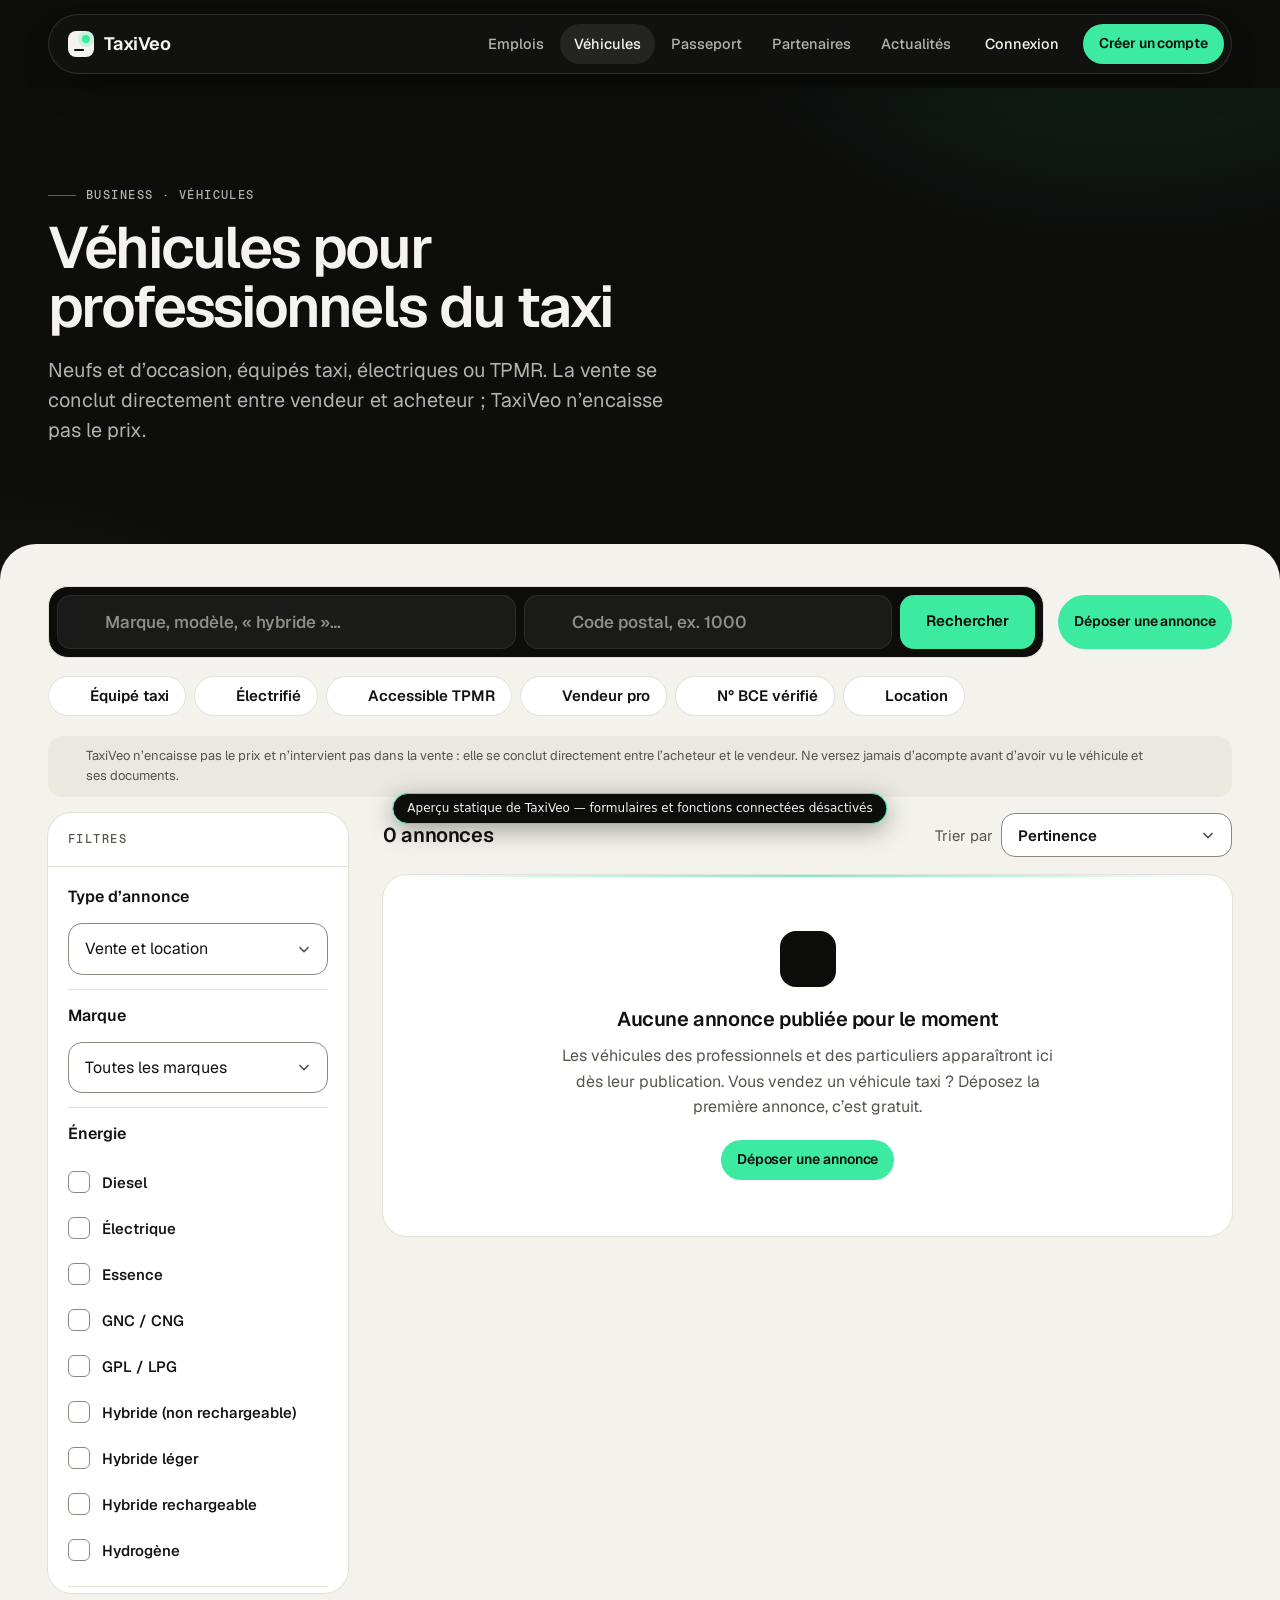
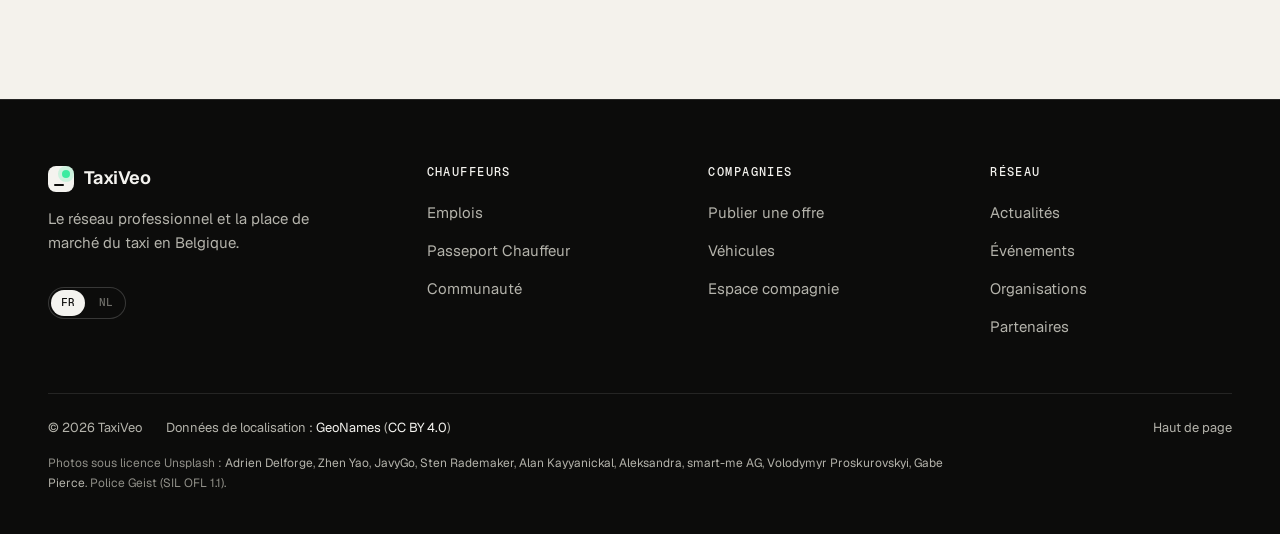
<file: vehicules/index.html>
<!doctype html>
<html lang="fr-BE">
<head>
<meta name="robots" content="noindex, nofollow">
	<meta charset="UTF-8">
	<meta name="viewport" content="width=device-width, initial-scale=1, viewport-fit=cover">
	<link rel="profile" href="https://gmpg.org/xfn/11">
	<script>document.documentElement.classList.add('tv-js');</script>
	<title>Véhicules &#8211; TaxiVeo</title>

<link rel="preload" href="https://heissam-touzani.github.io/taxiveo-preview/wp-content/themes/taxiveo-theme/assets/fonts/geist/Geist-Variable.woff2" as="font" type="font/woff2" crossorigin>
<link rel="alternate" type="application/rss+xml" title="TaxiVeo &raquo; Flux" href="#" />
<link rel="alternate" type="application/rss+xml" title="TaxiVeo &raquo; Flux des commentaires" href="#" />
<meta name="theme-color" content="#0C0C0B">
<link rel="icon" type="image/svg+xml" href="https://heissam-touzani.github.io/taxiveo-preview/wp-content/themes/taxiveo-theme/assets/img/favicon.svg">
<style id="wp-img-auto-sizes-contain-inline-css">
img:is([sizes=auto i],[sizes^="auto," i]){contain-intrinsic-size:3000px 1500px}
/*# sourceURL=wp-img-auto-sizes-contain-inline-css */
</style>
<link rel='stylesheet' id='taxiveo-tokens-css' href='https://heissam-touzani.github.io/taxiveo-preview/wp-content/themes/taxiveo-theme/assets/css/tokens.css?ver=0.5.0.1793527735' media='all' />
<style id="global-styles-inline-css">
:root{--wp--preset--aspect-ratio--square: 1;--wp--preset--aspect-ratio--4-3: 4/3;--wp--preset--aspect-ratio--3-4: 3/4;--wp--preset--aspect-ratio--3-2: 3/2;--wp--preset--aspect-ratio--2-3: 2/3;--wp--preset--aspect-ratio--16-9: 16/9;--wp--preset--aspect-ratio--9-16: 9/16;--wp--preset--color--black: #000000;--wp--preset--color--cyan-bluish-gray: #abb8c3;--wp--preset--color--white: #ffffff;--wp--preset--color--pale-pink: #f78da7;--wp--preset--color--vivid-red: #cf2e2e;--wp--preset--color--luminous-vivid-orange: #ff6900;--wp--preset--color--luminous-vivid-amber: #fcb900;--wp--preset--color--light-green-cyan: #7bdcb5;--wp--preset--color--vivid-green-cyan: #00d084;--wp--preset--color--pale-cyan-blue: #8ed1fc;--wp--preset--color--vivid-cyan-blue: #0693e3;--wp--preset--color--vivid-purple: #9b51e0;--wp--preset--gradient--vivid-cyan-blue-to-vivid-purple: linear-gradient(135deg,rgb(6,147,227) 0%,rgb(155,81,224) 100%);--wp--preset--gradient--light-green-cyan-to-vivid-green-cyan: linear-gradient(135deg,rgb(122,220,180) 0%,rgb(0,208,130) 100%);--wp--preset--gradient--luminous-vivid-amber-to-luminous-vivid-orange: linear-gradient(135deg,rgb(252,185,0) 0%,rgb(255,105,0) 100%);--wp--preset--gradient--luminous-vivid-orange-to-vivid-red: linear-gradient(135deg,rgb(255,105,0) 0%,rgb(207,46,46) 100%);--wp--preset--gradient--very-light-gray-to-cyan-bluish-gray: linear-gradient(135deg,rgb(238,238,238) 0%,rgb(169,184,195) 100%);--wp--preset--gradient--cool-to-warm-spectrum: linear-gradient(135deg,rgb(74,234,220) 0%,rgb(151,120,209) 20%,rgb(207,42,186) 40%,rgb(238,44,130) 60%,rgb(251,105,98) 80%,rgb(254,248,76) 100%);--wp--preset--gradient--blush-light-purple: linear-gradient(135deg,rgb(255,206,236) 0%,rgb(152,150,240) 100%);--wp--preset--gradient--blush-bordeaux: linear-gradient(135deg,rgb(254,205,165) 0%,rgb(254,45,45) 50%,rgb(107,0,62) 100%);--wp--preset--gradient--luminous-dusk: linear-gradient(135deg,rgb(255,203,112) 0%,rgb(199,81,192) 50%,rgb(65,88,208) 100%);--wp--preset--gradient--pale-ocean: linear-gradient(135deg,rgb(255,245,203) 0%,rgb(182,227,212) 50%,rgb(51,167,181) 100%);--wp--preset--gradient--electric-grass: linear-gradient(135deg,rgb(202,248,128) 0%,rgb(113,206,126) 100%);--wp--preset--gradient--midnight: linear-gradient(135deg,rgb(2,3,129) 0%,rgb(40,116,252) 100%);--wp--preset--font-size--small: 13px;--wp--preset--font-size--medium: 20px;--wp--preset--font-size--large: 36px;--wp--preset--font-size--x-large: 42px;--wp--preset--spacing--20: 0.44rem;--wp--preset--spacing--30: 0.67rem;--wp--preset--spacing--40: 1rem;--wp--preset--spacing--50: 1.5rem;--wp--preset--spacing--60: 2.25rem;--wp--preset--spacing--70: 3.38rem;--wp--preset--spacing--80: 5.06rem;--wp--preset--shadow--natural: 6px 6px 9px rgba(0, 0, 0, 0.2);--wp--preset--shadow--deep: 12px 12px 50px rgba(0, 0, 0, 0.4);--wp--preset--shadow--sharp: 6px 6px 0px rgba(0, 0, 0, 0.2);--wp--preset--shadow--outlined: 6px 6px 0px -3px rgb(255, 255, 255), 6px 6px rgb(0, 0, 0);--wp--preset--shadow--crisp: 6px 6px 0px rgb(0, 0, 0);}.wp-block-button{--wp--preset--dimension--25: 25%;--wp--preset--dimension--50: 50%;--wp--preset--dimension--75: 75%;--wp--preset--dimension--100: 100%;}:root { --wp--style--global--content-size: 800px;--wp--style--global--wide-size: 1200px; }:where(body) { margin: 0; }.wp-site-blocks > .alignleft { float: left; margin-right: 2em; }.wp-site-blocks > .alignright { float: right; margin-left: 2em; }.wp-site-blocks > .aligncenter { justify-content: center; margin-left: auto; margin-right: auto; }:where(.wp-site-blocks) > * { margin-block-start: 24px; margin-block-end: 0; }:where(.wp-site-blocks) > :first-child { margin-block-start: 0; }:where(.wp-site-blocks) > :last-child { margin-block-end: 0; }:root { --wp--style--block-gap: 24px; }:root :where(.is-layout-flow) > :first-child{margin-block-start: 0;}:root :where(.is-layout-flow) > :last-child{margin-block-end: 0;}:root :where(.is-layout-flow) > *{margin-block-start: 24px;margin-block-end: 0;}:root :where(.is-layout-constrained) > :first-child{margin-block-start: 0;}:root :where(.is-layout-constrained) > :last-child{margin-block-end: 0;}:root :where(.is-layout-constrained) > *{margin-block-start: 24px;margin-block-end: 0;}:root :where(.is-layout-flex){gap: 24px;}:root :where(.is-layout-grid){gap: 24px;}.is-layout-flow > .alignleft{float: left;margin-inline-start: 0;margin-inline-end: 2em;}.is-layout-flow > .alignright{float: right;margin-inline-start: 2em;margin-inline-end: 0;}.is-layout-flow > .aligncenter{margin-left: auto !important;margin-right: auto !important;}.is-layout-constrained > .alignleft{float: left;margin-inline-start: 0;margin-inline-end: 2em;}.is-layout-constrained > .alignright{float: right;margin-inline-start: 2em;margin-inline-end: 0;}.is-layout-constrained > .aligncenter{margin-left: auto !important;margin-right: auto !important;}.is-layout-constrained > :where(:not(.alignleft):not(.alignright):not(.alignfull)){max-width: var(--wp--style--global--content-size);margin-left: auto !important;margin-right: auto !important;}.is-layout-constrained > .alignwide{max-width: var(--wp--style--global--wide-size);}body .is-layout-flex{display: flex;}.is-layout-flex{flex-wrap: wrap;align-items: center;}.is-layout-flex > :is(*, div){margin: 0;}body .is-layout-grid{display: grid;}.is-layout-grid > :is(*, div){margin: 0;}body{padding-top: 0px;padding-right: 0px;padding-bottom: 0px;padding-left: 0px;}:root :where(.wp-element-button, .wp-block-button__link){background-color: #32373c;border-width: 0;color: #fff;font-family: inherit;font-size: inherit;font-style: inherit;font-weight: inherit;letter-spacing: inherit;line-height: inherit;padding-top: calc(0.667em + 2px);padding-right: calc(1.333em + 2px);padding-bottom: calc(0.667em + 2px);padding-left: calc(1.333em + 2px);text-decoration: none;text-transform: inherit;}.has-black-color{color: var(--wp--preset--color--black) !important;}.has-cyan-bluish-gray-color{color: var(--wp--preset--color--cyan-bluish-gray) !important;}.has-white-color{color: var(--wp--preset--color--white) !important;}.has-pale-pink-color{color: var(--wp--preset--color--pale-pink) !important;}.has-vivid-red-color{color: var(--wp--preset--color--vivid-red) !important;}.has-luminous-vivid-orange-color{color: var(--wp--preset--color--luminous-vivid-orange) !important;}.has-luminous-vivid-amber-color{color: var(--wp--preset--color--luminous-vivid-amber) !important;}.has-light-green-cyan-color{color: var(--wp--preset--color--light-green-cyan) !important;}.has-vivid-green-cyan-color{color: var(--wp--preset--color--vivid-green-cyan) !important;}.has-pale-cyan-blue-color{color: var(--wp--preset--color--pale-cyan-blue) !important;}.has-vivid-cyan-blue-color{color: var(--wp--preset--color--vivid-cyan-blue) !important;}.has-vivid-purple-color{color: var(--wp--preset--color--vivid-purple) !important;}.has-black-background-color{background-color: var(--wp--preset--color--black) !important;}.has-cyan-bluish-gray-background-color{background-color: var(--wp--preset--color--cyan-bluish-gray) !important;}.has-white-background-color{background-color: var(--wp--preset--color--white) !important;}.has-pale-pink-background-color{background-color: var(--wp--preset--color--pale-pink) !important;}.has-vivid-red-background-color{background-color: var(--wp--preset--color--vivid-red) !important;}.has-luminous-vivid-orange-background-color{background-color: var(--wp--preset--color--luminous-vivid-orange) !important;}.has-luminous-vivid-amber-background-color{background-color: var(--wp--preset--color--luminous-vivid-amber) !important;}.has-light-green-cyan-background-color{background-color: var(--wp--preset--color--light-green-cyan) !important;}.has-vivid-green-cyan-background-color{background-color: var(--wp--preset--color--vivid-green-cyan) !important;}.has-pale-cyan-blue-background-color{background-color: var(--wp--preset--color--pale-cyan-blue) !important;}.has-vivid-cyan-blue-background-color{background-color: var(--wp--preset--color--vivid-cyan-blue) !important;}.has-vivid-purple-background-color{background-color: var(--wp--preset--color--vivid-purple) !important;}.has-black-border-color{border-color: var(--wp--preset--color--black) !important;}.has-cyan-bluish-gray-border-color{border-color: var(--wp--preset--color--cyan-bluish-gray) !important;}.has-white-border-color{border-color: var(--wp--preset--color--white) !important;}.has-pale-pink-border-color{border-color: var(--wp--preset--color--pale-pink) !important;}.has-vivid-red-border-color{border-color: var(--wp--preset--color--vivid-red) !important;}.has-luminous-vivid-orange-border-color{border-color: var(--wp--preset--color--luminous-vivid-orange) !important;}.has-luminous-vivid-amber-border-color{border-color: var(--wp--preset--color--luminous-vivid-amber) !important;}.has-light-green-cyan-border-color{border-color: var(--wp--preset--color--light-green-cyan) !important;}.has-vivid-green-cyan-border-color{border-color: var(--wp--preset--color--vivid-green-cyan) !important;}.has-pale-cyan-blue-border-color{border-color: var(--wp--preset--color--pale-cyan-blue) !important;}.has-vivid-cyan-blue-border-color{border-color: var(--wp--preset--color--vivid-cyan-blue) !important;}.has-vivid-purple-border-color{border-color: var(--wp--preset--color--vivid-purple) !important;}.has-vivid-cyan-blue-to-vivid-purple-gradient-background{background: var(--wp--preset--gradient--vivid-cyan-blue-to-vivid-purple) !important;}.has-light-green-cyan-to-vivid-green-cyan-gradient-background{background: var(--wp--preset--gradient--light-green-cyan-to-vivid-green-cyan) !important;}.has-luminous-vivid-amber-to-luminous-vivid-orange-gradient-background{background: var(--wp--preset--gradient--luminous-vivid-amber-to-luminous-vivid-orange) !important;}.has-luminous-vivid-orange-to-vivid-red-gradient-background{background: var(--wp--preset--gradient--luminous-vivid-orange-to-vivid-red) !important;}.has-very-light-gray-to-cyan-bluish-gray-gradient-background{background: var(--wp--preset--gradient--very-light-gray-to-cyan-bluish-gray) !important;}.has-cool-to-warm-spectrum-gradient-background{background: var(--wp--preset--gradient--cool-to-warm-spectrum) !important;}.has-blush-light-purple-gradient-background{background: var(--wp--preset--gradient--blush-light-purple) !important;}.has-blush-bordeaux-gradient-background{background: var(--wp--preset--gradient--blush-bordeaux) !important;}.has-luminous-dusk-gradient-background{background: var(--wp--preset--gradient--luminous-dusk) !important;}.has-pale-ocean-gradient-background{background: var(--wp--preset--gradient--pale-ocean) !important;}.has-electric-grass-gradient-background{background: var(--wp--preset--gradient--electric-grass) !important;}.has-midnight-gradient-background{background: var(--wp--preset--gradient--midnight) !important;}.has-small-font-size{font-size: var(--wp--preset--font-size--small) !important;}.has-medium-font-size{font-size: var(--wp--preset--font-size--medium) !important;}.has-large-font-size{font-size: var(--wp--preset--font-size--large) !important;}.has-x-large-font-size{font-size: var(--wp--preset--font-size--x-large) !important;}
:root :where(.wp-block-icon svg){width: 24px;}
:root :where(.wp-block-pullquote){font-size: 1.5em;line-height: 1.6;}
/*# sourceURL=global-styles-inline-css */
</style>
<link rel='stylesheet' id='hello-elementor-css' href='https://heissam-touzani.github.io/taxiveo-preview/wp-content/themes/hello-elementor/assets/css/reset.css?ver=3.5.1' media='all' />
<link rel='stylesheet' id='hello-elementor-theme-style-css' href='https://heissam-touzani.github.io/taxiveo-preview/wp-content/themes/hello-elementor/assets/css/theme.css?ver=3.5.1' media='all' />
<link rel='stylesheet' id='elementor-frontend-css' href='https://heissam-touzani.github.io/taxiveo-preview/wp-content/plugins/elementor/assets/css/frontend.min.css?ver=4.3.5' media='all' />
<style id="elementor-frontend-inline-css">
.e-heading-base a, .e-paragraph-base a { all: unset; cursor: pointer; }form[data-element_type="e-form"].form-state-success [data-element_type="e-form-success-message"],form[data-element_type="e-form"].form-state-error [data-element_type="e-form-error-message"]{ display: block; }.elementor-edit-mode [data-element_type="e-form-success-message"]:is(.elementor-element-editable, :has(.elementor-element-editable), :has(> .elementor-empty-view)),.elementor-edit-mode [data-element_type="e-form-error-message"]:is(.elementor-element-editable, :has(.elementor-element-editable), :has(> .elementor-empty-view)){ display: block; }.e-background-video { position: relative; overflow: hidden; }.e-background-video__media { position: absolute; inset: 0; width: 100%; height: 100%; object-fit: cover; pointer-events: none; z-index: 0; }.e-background-video__content { position: relative; z-index: 1; flex: 1 1 auto; }.elementor-edit-mode .e-background-video__content.e-atomic-element:has(> .elementor-empty-view) { display: flex; flex-direction: column; flex: 1 1 auto; min-height: 0; }.elementor-edit-mode .e-background-video__content.e-atomic-element:has(> .elementor-empty-view) > .elementor-empty-view.elementor-empty-view { position: relative; flex: 1 1 auto; min-height: 120px; height: auto; width: 100%; }.elementor-edit-mode .e-background-video__content.e-atomic-element:has(> .elementor-empty-view) > .elementor-empty-view > .elementor-first-add { position: absolute; inset: 0; width: 100%; height: 100%; }.e-background-video__controls { z-index: 2; }.e-background-video__play, .e-background-video__pause { appearance: none; -webkit-appearance: none; }.e-background-video.e-background-video--playing .e-background-video__play { display: none; }.e-background-video.e-background-video--paused .e-background-video__pause { display: none; }.e-background-video:not(.e-background-video--playing):not(.e-background-video--paused) .e-background-video__controls,.e-background-video:not(.e-background-video--playing):not(.e-background-video--paused) .e-background-video__play,.e-background-video:not(.e-background-video--playing):not(.e-background-video--paused) .e-background-video__pause { display: none; }.e-accordion-item-header-base { list-style: none; }.e-accordion-item-header-base::-webkit-details-marker { display: none; }.e-accordion-item-base { interpolate-size: allow-keywords; }.e-accordion-item-base::details-content {block-size: 0; overflow: hidden;transition: block-size .3s ease, content-visibility .3s ease allow-discrete;}.e-accordion-item-base[open]::details-content { block-size: auto; }.e-accordion-item-icon-base.e-accordion-item-icon-base .e-svg-base { width: auto; height: 100%; max-width: 100%; }.e-accordion-item-icon-base.e-accordion-item-icon-base .e-svg-base svg { width: auto !important; }.e-accordion-item-icon-base svg { transition: transform .3s ease; }.e-accordion-item-base[open] > summary .e-accordion-item-icon-base svg { transform: rotate(180deg); }
/*# sourceURL=elementor-frontend-inline-css */
</style>
<link rel='stylesheet' id='elementor-post-5-css' href='https://heissam-touzani.github.io/taxiveo-preview/wp-content/uploads/elementor/css/post-5.css?ver=1793532028' media='all' />
<link rel='stylesheet' id='taxiveo-base-css' href='https://heissam-touzani.github.io/taxiveo-preview/wp-content/themes/taxiveo-theme/assets/css/base.css?ver=0.5.0.1793529095' media='all' />
<link rel='stylesheet' id='taxiveo-chrome-css' href='https://heissam-touzani.github.io/taxiveo-preview/wp-content/themes/taxiveo-theme/assets/css/chrome.css?ver=0.5.0.1793529668' media='all' />
<link rel='stylesheet' id='base-desktop-css' href='https://heissam-touzani.github.io/taxiveo-preview/wp-content/uploads/elementor/css/base-desktop.css?ver=6ae7208843a4f' media='all' />
<link rel='stylesheet' id='global-1239-frontend-desktop-css' href='https://heissam-touzani.github.io/taxiveo-preview/wp-content/uploads/elementor/css/global-1239-frontend-desktop.css?ver=6ae7208844b3b' media='all' />
<link rel='stylesheet' id='local-1239-frontend-desktop-css' href='https://heissam-touzani.github.io/taxiveo-preview/wp-content/uploads/elementor/css/local-1239-frontend-desktop.css?ver=6ae7208845134' media='all' />
<link rel='stylesheet' id='base-mobile-css' href='https://heissam-touzani.github.io/taxiveo-preview/wp-content/uploads/elementor/css/base-mobile.css?ver=6ae7208843a4f' media='(max-width:767px)' />
<link rel='stylesheet' id='taxiveo-widgets-css' href='https://heissam-touzani.github.io/taxiveo-preview/wp-content/plugins/taxiveo-core/assets/elementor/widgets.css?ver=1793529496' media='all' />
<link rel='stylesheet' id='taxiveo-components-css' href='https://heissam-touzani.github.io/taxiveo-preview/wp-content/themes/taxiveo-theme/assets/css/components.css?ver=0.5.0.1793529177' media='all' />
<script data-wp-strategy="defer" defer id="taxiveo-motion-js" src="https://heissam-touzani.github.io/taxiveo-preview/wp-content/themes/taxiveo-theme/assets/js/motion.js?ver=0.5.0.1793532256"></script>
<script data-wp-strategy="defer" defer id="taxiveo-header-js" src="https://heissam-touzani.github.io/taxiveo-preview/wp-content/themes/taxiveo-theme/assets/js/header.js?ver=0.5.0.1793528317"></script>
<script id="jquery-core-js" src="https://heissam-touzani.github.io/taxiveo-preview/wp-includes/js/jquery/jquery.min.js?ver=3.7.1"></script>
<script id="jquery-migrate-js" src="https://heissam-touzani.github.io/taxiveo-preview/wp-includes/js/jquery/jquery-migrate.min.js?ver=3.4.1"></script>
<link rel="canonical" href="https://heissam-touzani.github.io/taxiveo-preview/vehicules/" />
<style>
				.e-con.e-parent:nth-of-type(n+4):not(.e-lazyloaded):not(.e-no-lazyload),
				.e-con.e-parent:nth-of-type(n+4):not(.e-lazyloaded):not(.e-no-lazyload) * {
					background-image: none !important;
				}
				@media screen and (max-height: 1024px) {
					.e-con.e-parent:nth-of-type(n+3):not(.e-lazyloaded):not(.e-no-lazyload),
					.e-con.e-parent:nth-of-type(n+3):not(.e-lazyloaded):not(.e-no-lazyload) * {
						background-image: none !important;
					}
				}
				@media screen and (max-height: 640px) {
					.e-con.e-parent:nth-of-type(n+2):not(.e-lazyloaded):not(.e-no-lazyload),
					.e-con.e-parent:nth-of-type(n+2):not(.e-lazyloaded):not(.e-no-lazyload) * {
						background-image: none !important;
					}
				}
			</style>
			</head>
<body class="wp-singular page-template page-template-elementor_header_footer page page-id-1239 wp-embed-responsive wp-theme-hello-elementor wp-child-theme-taxiveo-theme tv-has-bottombar hello-elementor-default elementor-default elementor-template-full-width elementor-kit-5 elementor-page elementor-page-1239">
<a class="tv-skip" href="#tv-contenu">Aller au contenu</a>
<div class="tv-progress" aria-hidden="true"></div>

<header class="tv-nav is-solid" data-tv-nav>
	<nav class="tv-nav__bar" aria-label="Navigation principale">
		<a class="tv-brand" href="https://heissam-touzani.github.io/taxiveo-preview/" aria-label="TaxiVeo, accueil" rel="home"><span class="tv-brand__mark" aria-hidden="true"><span></span></span><span aria-hidden="true">TaxiVeo</span></a>
		<div class="tv-nav__links"><ul id="menu-navigation-principale" class="tv-menu tv-menu--primary"><li id="menu-item-664" class="menu-item menu-item-type-post_type menu-item-object-page menu-item-664"><a href="https://heissam-touzani.github.io/taxiveo-preview/emplois/">Emplois</a></li>
<li id="menu-item-1255" class="menu-item menu-item-type-post_type menu-item-object-page current-menu-item page_item page-item-1239 current_page_item menu-item-1255"><a href="https://heissam-touzani.github.io/taxiveo-preview/vehicules/" aria-current="page">Véhicules</a></li>
<li id="menu-item-665" class="menu-item menu-item-type-post_type menu-item-object-page menu-item-665"><a href="https://heissam-touzani.github.io/taxiveo-preview/passeport-chauffeur/">Passeport</a></li>
<li id="menu-item-2475" class="menu-item menu-item-type-post_type menu-item-object-page menu-item-2475"><a href="https://heissam-touzani.github.io/taxiveo-preview/partenaires/">Partenaires</a></li>
<li id="menu-item-1794" class="menu-item menu-item-type-post_type menu-item-object-page menu-item-1794"><a href="https://heissam-touzani.github.io/taxiveo-preview/actualites/">Actualités</a></li>
</ul></div>
					<a class="tv-nav__login" href="https://heissam-touzani.github.io/taxiveo-preview/connexion/">Connexion</a>
			<a class="tv-btn tv-btn--accent tv-btn--sm tv-nav__cta" href="https://heissam-touzani.github.io/taxiveo-preview/inscription/">Créer un compte</a>
				<button class="tv-nav__toggle" type="button" aria-expanded="false" aria-controls="tv-nav-panel" aria-label="Ouvrir le menu" data-open="Ouvrir le menu" data-close="Fermer le menu" data-tv-nav-toggle>
			<span class="tv-nav__burger" aria-hidden="true"><span></span><span></span></span>
		</button>
	</nav>
	<div class="tv-nav__panel" id="tv-nav-panel" data-tv-nav-panel>
		<nav class="tv-nav__panel-menu" aria-label="Menu mobile">
			<ul id="menu-menu-mobile" class="tv-menu tv-menu--mobile"><li id="menu-item-667" class="menu-item menu-item-type-post_type menu-item-object-page menu-item-home menu-item-667"><a href="https://heissam-touzani.github.io/taxiveo-preview/" style="--i:0"><span>Accueil</span><svg class="tv-icon" aria-hidden="true" focusable="false"><use href="https://heissam-touzani.github.io/taxiveo-preview/wp-content/themes/taxiveo-theme/assets/icons/icons.svg?ver=0.5.0.1793527872#i-arrow-c"></use></svg></a></li>
<li id="menu-item-668" class="menu-item menu-item-type-post_type menu-item-object-page menu-item-668"><a href="https://heissam-touzani.github.io/taxiveo-preview/emplois/" style="--i:1"><span>Emplois</span><svg class="tv-icon" aria-hidden="true" focusable="false"><use href="https://heissam-touzani.github.io/taxiveo-preview/wp-content/themes/taxiveo-theme/assets/icons/icons.svg?ver=0.5.0.1793527872#i-arrow-c"></use></svg></a></li>
<li id="menu-item-1256" class="menu-item menu-item-type-post_type menu-item-object-page current-menu-item page_item page-item-1239 current_page_item menu-item-1256"><a href="https://heissam-touzani.github.io/taxiveo-preview/vehicules/" aria-current="page" style="--i:2"><span>Véhicules</span><svg class="tv-icon" aria-hidden="true" focusable="false"><use href="https://heissam-touzani.github.io/taxiveo-preview/wp-content/themes/taxiveo-theme/assets/icons/icons.svg?ver=0.5.0.1793527872#i-arrow-c"></use></svg></a></li>
<li id="menu-item-669" class="menu-item menu-item-type-post_type menu-item-object-page menu-item-669"><a href="https://heissam-touzani.github.io/taxiveo-preview/passeport-chauffeur/" style="--i:3"><span>Passeport Chauffeur</span><svg class="tv-icon" aria-hidden="true" focusable="false"><use href="https://heissam-touzani.github.io/taxiveo-preview/wp-content/themes/taxiveo-theme/assets/icons/icons.svg?ver=0.5.0.1793527872#i-arrow-c"></use></svg></a></li>
<li id="menu-item-2477" class="menu-item menu-item-type-post_type menu-item-object-page menu-item-2477"><a href="https://heissam-touzani.github.io/taxiveo-preview/partenaires/" style="--i:4"><span>Partenaires</span><svg class="tv-icon" aria-hidden="true" focusable="false"><use href="https://heissam-touzani.github.io/taxiveo-preview/wp-content/themes/taxiveo-theme/assets/icons/icons.svg?ver=0.5.0.1793527872#i-arrow-c"></use></svg></a></li>
<li id="menu-item-1796" class="menu-item menu-item-type-post_type menu-item-object-page menu-item-1796"><a href="https://heissam-touzani.github.io/taxiveo-preview/actualites/" style="--i:5"><span>Actualités</span><svg class="tv-icon" aria-hidden="true" focusable="false"><use href="https://heissam-touzani.github.io/taxiveo-preview/wp-content/themes/taxiveo-theme/assets/icons/icons.svg?ver=0.5.0.1793527872#i-arrow-c"></use></svg></a></li>
<li id="menu-item-1797" class="menu-item menu-item-type-post_type menu-item-object-page menu-item-1797"><a href="https://heissam-touzani.github.io/taxiveo-preview/evenements/" style="--i:6"><span>Événements</span><svg class="tv-icon" aria-hidden="true" focusable="false"><use href="https://heissam-touzani.github.io/taxiveo-preview/wp-content/themes/taxiveo-theme/assets/icons/icons.svg?ver=0.5.0.1793527872#i-arrow-c"></use></svg></a></li>
<li id="menu-item-1798" class="menu-item menu-item-type-post_type menu-item-object-page menu-item-1798"><a href="https://heissam-touzani.github.io/taxiveo-preview/organisations/" style="--i:7"><span>Organisations</span><svg class="tv-icon" aria-hidden="true" focusable="false"><use href="https://heissam-touzani.github.io/taxiveo-preview/wp-content/themes/taxiveo-theme/assets/icons/icons.svg?ver=0.5.0.1793527872#i-arrow-c"></use></svg></a></li>
<li id="menu-item-1799" class="menu-item menu-item-type-post_type menu-item-object-page menu-item-1799"><a href="https://heissam-touzani.github.io/taxiveo-preview/communaute/" style="--i:8"><span>Communauté</span><svg class="tv-icon" aria-hidden="true" focusable="false"><use href="https://heissam-touzani.github.io/taxiveo-preview/wp-content/themes/taxiveo-theme/assets/icons/icons.svg?ver=0.5.0.1793527872#i-arrow-c"></use></svg></a></li>
<li id="menu-item-670" class="menu-item menu-item-type-post_type menu-item-object-page menu-item-670"><a href="#" style="--i:9"><span>Mon Passeport</span><svg class="tv-icon" aria-hidden="true" focusable="false"><use href="https://heissam-touzani.github.io/taxiveo-preview/wp-content/themes/taxiveo-theme/assets/icons/icons.svg?ver=0.5.0.1793527872#i-arrow-c"></use></svg></a></li>
<li id="menu-item-671" class="menu-item menu-item-type-post_type menu-item-object-page menu-item-671"><a href="#" style="--i:10"><span>Mes candidatures</span><svg class="tv-icon" aria-hidden="true" focusable="false"><use href="https://heissam-touzani.github.io/taxiveo-preview/wp-content/themes/taxiveo-theme/assets/icons/icons.svg?ver=0.5.0.1793527872#i-arrow-c"></use></svg></a></li>
<li id="menu-item-1257" class="menu-item menu-item-type-post_type menu-item-object-page menu-item-1257"><a href="#" style="--i:11"><span>Mes annonces</span><svg class="tv-icon" aria-hidden="true" focusable="false"><use href="https://heissam-touzani.github.io/taxiveo-preview/wp-content/themes/taxiveo-theme/assets/icons/icons.svg?ver=0.5.0.1793527872#i-arrow-c"></use></svg></a></li>
<li id="menu-item-1258" class="menu-item menu-item-type-post_type menu-item-object-page menu-item-1258"><a href="#" style="--i:12"><span>Mes favoris</span><svg class="tv-icon" aria-hidden="true" focusable="false"><use href="https://heissam-touzani.github.io/taxiveo-preview/wp-content/themes/taxiveo-theme/assets/icons/icons.svg?ver=0.5.0.1793527872#i-arrow-c"></use></svg></a></li>
<li id="menu-item-672" class="menu-item menu-item-type-post_type menu-item-object-page menu-item-672"><a href="#" style="--i:13"><span>Espace Compagnie</span><svg class="tv-icon" aria-hidden="true" focusable="false"><use href="https://heissam-touzani.github.io/taxiveo-preview/wp-content/themes/taxiveo-theme/assets/icons/icons.svg?ver=0.5.0.1793527872#i-arrow-c"></use></svg></a></li>
<li id="menu-item-1800" class="menu-item menu-item-type-post_type menu-item-object-page menu-item-1800"><a href="#" style="--i:14"><span>Publier une actualité</span><svg class="tv-icon" aria-hidden="true" focusable="false"><use href="https://heissam-touzani.github.io/taxiveo-preview/wp-content/themes/taxiveo-theme/assets/icons/icons.svg?ver=0.5.0.1793527872#i-arrow-c"></use></svg></a></li>
<li id="menu-item-673" class="menu-item menu-item-type-post_type menu-item-object-page menu-item-673"><a href="#" style="--i:15"><span>Mon compte</span><svg class="tv-icon" aria-hidden="true" focusable="false"><use href="https://heissam-touzani.github.io/taxiveo-preview/wp-content/themes/taxiveo-theme/assets/icons/icons.svg?ver=0.5.0.1793527872#i-arrow-c"></use></svg></a></li>
<li id="menu-item-674" class="menu-item menu-item-type-post_type menu-item-object-page menu-item-674"><a href="https://heissam-touzani.github.io/taxiveo-preview/connexion/" style="--i:16"><span>Connexion</span><svg class="tv-icon" aria-hidden="true" focusable="false"><use href="https://heissam-touzani.github.io/taxiveo-preview/wp-content/themes/taxiveo-theme/assets/icons/icons.svg?ver=0.5.0.1793527872#i-arrow-c"></use></svg></a></li>
<li id="menu-item-675" class="menu-item menu-item-type-post_type menu-item-object-page menu-item-675"><a href="https://heissam-touzani.github.io/taxiveo-preview/inscription/" style="--i:17"><span>Inscription</span><svg class="tv-icon" aria-hidden="true" focusable="false"><use href="https://heissam-touzani.github.io/taxiveo-preview/wp-content/themes/taxiveo-theme/assets/icons/icons.svg?ver=0.5.0.1793527872#i-arrow-c"></use></svg></a></li>
</ul>		</nav>
		<div class="tv-nav__panel-actions">
							<a class="tv-btn tv-btn--on-night" href="https://heissam-touzani.github.io/taxiveo-preview/connexion/">Connexion</a>
				<a class="tv-btn tv-btn--accent" href="https://heissam-touzani.github.io/taxiveo-preview/inscription/">Créer un compte</a>
					</div>
		<div class="tv-nav__panel-lang"><p class="tv-lang" role="group" aria-labelledby="tv-lang-panel"><span class="tv-sr" id="tv-lang-panel">Langue</span><span lang="fr" aria-current="true">FR<span class="tv-sr"> (langue actuelle)</span></span><span aria-hidden="true">/</span><span lang="nl" aria-disabled="true" title="Version néerlandaise bientôt disponible">NL<span class="tv-sr"> (bientôt disponible)</span></span></p></div>
	</div>
</header>
	<div class="tv-nav-spacer" aria-hidden="true"></div>

<div id="tv-contenu" class="tv-skip-target" tabindex="-1"></div>
		<div data-elementor-type="wp-page" data-elementor-id="1239" class="elementor elementor-1239">
				<header class="elementor-element elementor-element-b5e48b81 e-con e-atomic-element e-div-block-base e-default-header e-143bd547-ab41 tv-night " data-id="b5e48b81" data-element_type="e-div-block" data-e-type="e-div-block" data-interaction-id="b5e48b81">
    <div class="elementor-element elementor-element-86fa511a e-con e-atomic-element e-div-block-base e-default-div tv-container " data-id="86fa511a" data-element_type="e-div-block" data-e-type="e-div-block" data-interaction-id="86fa511a">
    			<p class="tv-eyebrow--on-night tv-eyebrow e-paragraph-base e-default-p" data-interaction-id="d8e2d649">Business · Véhicules</p>
					<h1 data-interaction-id="9a865f82" class="e-be15725-7a95 e-heading-base e-default-h1">Véhicules pour professionnels du taxi</h1>
					<p class="tv-lead e-3c40837e-947d e-paragraph-base e-default-p" data-interaction-id="69fe2cb8">Neufs et d’occasion, équipés taxi, électriques ou TPMR. La vente se conclut directement entre vendeur et acheteur ; TaxiVeo n’encaisse pas le prix.</p>
		
</div>

</header>
<section class="elementor-element elementor-element-fa489818 e-con e-atomic-element e-div-block-base e-default-section e-1ce1fed7-1f32 " data-id="fa489818" data-element_type="e-div-block" data-e-type="e-div-block" data-interaction-id="fa489818">
    <div class="elementor-element elementor-element-57b14ca0 e-con e-atomic-element e-div-block-base e-default-div tv-container " data-id="57b14ca0" data-element_type="e-div-block" data-e-type="e-div-block" data-interaction-id="57b14ca0">
    <div class="elementor-element elementor-element-f15eb075 e-con e-atomic-element e-div-block-base e-default-div e-3fa613f1-3bbb " data-id="f15eb075" data-element_type="e-div-block" data-e-type="e-div-block" data-interaction-id="f15eb075">
    		<div class="elementor-element elementor-element-60fe9c11 elementor-widget elementor-widget-tv-vehicle-list" data-id="60fe9c11" data-element_type="widget" data-e-type="widget" data-widget_type="tv-vehicle-list.default">
							<div class="tv-vlist" data-tv-vlist>
			<form class="tv-vlist__form" id="tv-vfilters-1" method="get" action="https://heissam-touzani.github.io/taxiveo-preview/vehicules/" role="search" aria-label="Rechercher un véhicule">
				<div class="tv-vlist__top">
					<div class="tv-search__row tv-vsearch">
						<label class="tv-search__field"><span class="tv-sr">Marque, modèle ou mot-clé</span><svg class="tv-icon" aria-hidden="true" focusable="false"><use href="https://heissam-touzani.github.io/taxiveo-preview/wp-content/themes/taxiveo-theme/assets/icons/icons.svg?ver=0.5.0.1793527872#i-search"></use></svg>							<input type="search" name="q" maxlength="80" value="" placeholder="Marque, modèle, « hybride »…"></label>
													<label class="tv-search__field tv-search__field--region"><span class="tv-sr">Code postal (recherche par rayon)</span><svg class="tv-icon" aria-hidden="true" focusable="false"><use href="https://heissam-touzani.github.io/taxiveo-preview/wp-content/themes/taxiveo-theme/assets/icons/icons.svg?ver=0.5.0.1793527872#i-pin"></use></svg>								<input type="text" name="place" inputmode="numeric" pattern="[1-9][0-9]{3}" maxlength="4" value="" placeholder="Code postal, ex. 1000"></label>
												<button class="tv-btn tv-btn--primary" type="submit">Rechercher</button>
					</div>
											<a class="tv-btn tv-btn--accent tv-btn--sm" href="#">Déposer une annonce</a>
									</div>
				<ul class="tv-quick" aria-label="Filtres rapides"><li><a class="tv-chip tv-quick__chip" href="#" data-tv-loading><svg class="tv-icon" aria-hidden="true" focusable="false"><use href="https://heissam-touzani.github.io/taxiveo-preview/wp-content/themes/taxiveo-theme/assets/icons/icons.svg?ver=0.5.0.1793527872#i-light"></use></svg>Équipé taxi</a></li><li><a class="tv-chip tv-quick__chip" href="#" data-tv-loading><svg class="tv-icon" aria-hidden="true" focusable="false"><use href="https://heissam-touzani.github.io/taxiveo-preview/wp-content/themes/taxiveo-theme/assets/icons/icons.svg?ver=0.5.0.1793527872#i-leaf"></use></svg>Électrifié</a></li><li><a class="tv-chip tv-quick__chip" href="#" data-tv-loading><svg class="tv-icon" aria-hidden="true" focusable="false"><use href="https://heissam-touzani.github.io/taxiveo-preview/wp-content/themes/taxiveo-theme/assets/icons/icons.svg?ver=0.5.0.1793527872#i-access"></use></svg>Accessible TPMR</a></li><li><a class="tv-chip tv-quick__chip" href="#" data-tv-loading><svg class="tv-icon" aria-hidden="true" focusable="false"><use href="https://heissam-touzani.github.io/taxiveo-preview/wp-content/themes/taxiveo-theme/assets/icons/icons.svg?ver=0.5.0.1793527872#i-building"></use></svg>Vendeur pro</a></li><li><a class="tv-chip tv-quick__chip" href="#" data-tv-loading><svg class="tv-icon" aria-hidden="true" focusable="false"><use href="https://heissam-touzani.github.io/taxiveo-preview/wp-content/themes/taxiveo-theme/assets/icons/icons.svg?ver=0.5.0.1793527872#i-verified"></use></svg>N° BCE vérifié</a></li><li><a class="tv-chip tv-quick__chip" href="#" data-tv-loading><svg class="tv-icon" aria-hidden="true" focusable="false"><use href="https://heissam-touzani.github.io/taxiveo-preview/wp-content/themes/taxiveo-theme/assets/icons/icons.svg?ver=0.5.0.1793527872#i-calendar"></use></svg>Location</a></li></ul>				<p class="tv-note tv-vlist__notice"><svg class="tv-icon" aria-hidden="true" focusable="false"><use href="https://heissam-touzani.github.io/taxiveo-preview/wp-content/themes/taxiveo-theme/assets/icons/icons.svg?ver=0.5.0.1793527872#i-shield"></use></svg><span>TaxiVeo n’encaisse pas le prix et n’intervient pas dans la vente : elle se conclut directement entre l’acheteur et le vendeur. Ne versez jamais d’acompte avant d’avoir vu le véhicule et ses documents.</span></p>
								<div class="tv-mk">
					<div class="tv-scrim" data-tv-scrim></div>
					<aside class="tv-filters" id="tv-vfilters-1-panel" aria-labelledby="tv-vfilters-1-title" data-tv-filters>
						<div class="tv-filters__head">
							<h2 id="tv-vfilters-1-title">Filtres</h2>
														<button class="tv-iconbtn tv-filters__close" type="button" data-tv-filters-close aria-label="Fermer les filtres"><svg class="tv-icon" aria-hidden="true" focusable="false"><use href="https://heissam-touzani.github.io/taxiveo-preview/wp-content/themes/taxiveo-theme/assets/icons/icons.svg?ver=0.5.0.1793527872#i-close"></use></svg></button>
						</div>
						<div class="tv-filters__body">
							<details class="tv-fgroup" open><summary>Type d’annonce <svg class="tv-icon" aria-hidden="true" focusable="false"><use href="https://heissam-touzani.github.io/taxiveo-preview/wp-content/themes/taxiveo-theme/assets/icons/icons.svg?ver=0.5.0.1793527872#i-chevron-down"></use></svg></summary><div class="tv-fgroup__content"><div class="tv-field"><label class="tv-sr" for="tv-vfilters-1-type">Type d’annonce</label><select class="tv-select" id="tv-vfilters-1-type" name="type"><option value="">Vente et location</option><option value="sale">Vente</option><option value="rental">Location professionnelle</option></select></div></div></details><details class="tv-fgroup" open><summary>Marque <svg class="tv-icon" aria-hidden="true" focusable="false"><use href="https://heissam-touzani.github.io/taxiveo-preview/wp-content/themes/taxiveo-theme/assets/icons/icons.svg?ver=0.5.0.1793527872#i-chevron-down"></use></svg></summary><div class="tv-fgroup__content"><div class="tv-field"><label class="tv-sr" for="tv-vfilters-1-make">Marque</label><select class="tv-select" id="tv-vfilters-1-make" name="make"><option value="">Toutes les marques</option><option value="audi">Audi</option><option value="other">Autre</option><option value="bmw">BMW</option><option value="byd">BYD</option><option value="citroen">Citroën</option><option value="cupra">Cupra</option><option value="dacia">Dacia</option><option value="fiat">Fiat</option><option value="ford">Ford</option><option value="hyundai">Hyundai</option><option value="kia">Kia</option><option value="lexus">Lexus</option><option value="mercedes-benz">Mercedes-Benz</option><option value="mg">MG</option><option value="nissan">Nissan</option><option value="opel">Opel</option><option value="peugeot">Peugeot</option><option value="polestar">Polestar</option><option value="renault">Renault</option><option value="seat">SEAT</option><option value="skoda">Škoda</option><option value="tesla">Tesla</option><option value="toyota">Toyota</option><option value="volkswagen">Volkswagen</option><option value="volvo">Volvo</option></select></div></div></details><details class="tv-fgroup" open><summary>Énergie <svg class="tv-icon" aria-hidden="true" focusable="false"><use href="https://heissam-touzani.github.io/taxiveo-preview/wp-content/themes/taxiveo-theme/assets/icons/icons.svg?ver=0.5.0.1793527872#i-chevron-down"></use></svg></summary><div class="tv-fgroup__content"><label class="tv-check"><input type="checkbox" name="fuel[]" value="diesel"><span class="tv-check__box" aria-hidden="true"><svg class="tv-icon" aria-hidden="true" focusable="false"><use href="https://heissam-touzani.github.io/taxiveo-preview/wp-content/themes/taxiveo-theme/assets/icons/icons.svg?ver=0.5.0.1793527872#i-check"></use></svg></span><span class="tv-check__text">Diesel</span></label><label class="tv-check"><input type="checkbox" name="fuel[]" value="bev"><span class="tv-check__box" aria-hidden="true"><svg class="tv-icon" aria-hidden="true" focusable="false"><use href="https://heissam-touzani.github.io/taxiveo-preview/wp-content/themes/taxiveo-theme/assets/icons/icons.svg?ver=0.5.0.1793527872#i-check"></use></svg></span><span class="tv-check__text">Électrique</span></label><label class="tv-check"><input type="checkbox" name="fuel[]" value="petrol"><span class="tv-check__box" aria-hidden="true"><svg class="tv-icon" aria-hidden="true" focusable="false"><use href="https://heissam-touzani.github.io/taxiveo-preview/wp-content/themes/taxiveo-theme/assets/icons/icons.svg?ver=0.5.0.1793527872#i-check"></use></svg></span><span class="tv-check__text">Essence</span></label><label class="tv-check"><input type="checkbox" name="fuel[]" value="cng"><span class="tv-check__box" aria-hidden="true"><svg class="tv-icon" aria-hidden="true" focusable="false"><use href="https://heissam-touzani.github.io/taxiveo-preview/wp-content/themes/taxiveo-theme/assets/icons/icons.svg?ver=0.5.0.1793527872#i-check"></use></svg></span><span class="tv-check__text">GNC / CNG</span></label><label class="tv-check"><input type="checkbox" name="fuel[]" value="lpg"><span class="tv-check__box" aria-hidden="true"><svg class="tv-icon" aria-hidden="true" focusable="false"><use href="https://heissam-touzani.github.io/taxiveo-preview/wp-content/themes/taxiveo-theme/assets/icons/icons.svg?ver=0.5.0.1793527872#i-check"></use></svg></span><span class="tv-check__text">GPL / LPG</span></label><label class="tv-check"><input type="checkbox" name="fuel[]" value="hev"><span class="tv-check__box" aria-hidden="true"><svg class="tv-icon" aria-hidden="true" focusable="false"><use href="https://heissam-touzani.github.io/taxiveo-preview/wp-content/themes/taxiveo-theme/assets/icons/icons.svg?ver=0.5.0.1793527872#i-check"></use></svg></span><span class="tv-check__text">Hybride (non rechargeable)</span></label><label class="tv-check"><input type="checkbox" name="fuel[]" value="mhev"><span class="tv-check__box" aria-hidden="true"><svg class="tv-icon" aria-hidden="true" focusable="false"><use href="https://heissam-touzani.github.io/taxiveo-preview/wp-content/themes/taxiveo-theme/assets/icons/icons.svg?ver=0.5.0.1793527872#i-check"></use></svg></span><span class="tv-check__text">Hybride léger</span></label><label class="tv-check"><input type="checkbox" name="fuel[]" value="phev"><span class="tv-check__box" aria-hidden="true"><svg class="tv-icon" aria-hidden="true" focusable="false"><use href="https://heissam-touzani.github.io/taxiveo-preview/wp-content/themes/taxiveo-theme/assets/icons/icons.svg?ver=0.5.0.1793527872#i-check"></use></svg></span><span class="tv-check__text">Hybride rechargeable</span></label><label class="tv-check"><input type="checkbox" name="fuel[]" value="fcev"><span class="tv-check__box" aria-hidden="true"><svg class="tv-icon" aria-hidden="true" focusable="false"><use href="https://heissam-touzani.github.io/taxiveo-preview/wp-content/themes/taxiveo-theme/assets/icons/icons.svg?ver=0.5.0.1793527872#i-check"></use></svg></span><span class="tv-check__text">Hydrogène</span></label></div></details><details class="tv-fgroup" open><summary>Équipement <svg class="tv-icon" aria-hidden="true" focusable="false"><use href="https://heissam-touzani.github.io/taxiveo-preview/wp-content/themes/taxiveo-theme/assets/icons/icons.svg?ver=0.5.0.1793527872#i-chevron-down"></use></svg></summary><div class="tv-fgroup__content"><label class="tv-check"><input type="checkbox" name="taxi" value="1"><span class="tv-check__box" aria-hidden="true"><svg class="tv-icon" aria-hidden="true" focusable="false"><use href="https://heissam-touzani.github.io/taxiveo-preview/wp-content/themes/taxiveo-theme/assets/icons/icons.svg?ver=0.5.0.1793527872#i-check"></use></svg></span><span class="tv-check__text">Équipé taxi</span></label><label class="tv-check"><input type="checkbox" name="tpmr" value="1"><span class="tv-check__box" aria-hidden="true"><svg class="tv-icon" aria-hidden="true" focusable="false"><use href="https://heissam-touzani.github.io/taxiveo-preview/wp-content/themes/taxiveo-theme/assets/icons/icons.svg?ver=0.5.0.1793527872#i-check"></use></svg></span><span class="tv-check__text">Accessible TPMR</span></label><label class="tv-check"><input type="checkbox" name="electrified" value="1"><span class="tv-check__box" aria-hidden="true"><svg class="tv-icon" aria-hidden="true" focusable="false"><use href="https://heissam-touzani.github.io/taxiveo-preview/wp-content/themes/taxiveo-theme/assets/icons/icons.svg?ver=0.5.0.1793527872#i-check"></use></svg></span><span class="tv-check__text">Électrifié (hybride ou électrique)</span></label></div></details><details class="tv-fgroup" open><summary>Prix <svg class="tv-icon" aria-hidden="true" focusable="false"><use href="https://heissam-touzani.github.io/taxiveo-preview/wp-content/themes/taxiveo-theme/assets/icons/icons.svg?ver=0.5.0.1793527872#i-chevron-down"></use></svg></summary><div class="tv-fgroup__content"><div class="tv-range"><div class="tv-field"><label class="tv-label" for="tv-vfilters-1-pmin">Prix min. (€)</label><input class="tv-input" id="tv-vfilters-1-pmin" name="price_min" type="number" min="0" step="1" inputmode="numeric" value="" placeholder="5 000"></div><div class="tv-field"><label class="tv-label" for="tv-vfilters-1-pmax">Prix max. (€)</label><input class="tv-input" id="tv-vfilters-1-pmax" name="price_max" type="number" min="0" step="1" inputmode="numeric" value="" placeholder="35 000"></div></div></div></details><details class="tv-fgroup"><summary>Année et kilométrage <svg class="tv-icon" aria-hidden="true" focusable="false"><use href="https://heissam-touzani.github.io/taxiveo-preview/wp-content/themes/taxiveo-theme/assets/icons/icons.svg?ver=0.5.0.1793527872#i-chevron-down"></use></svg></summary><div class="tv-fgroup__content"><div class="tv-range"><div class="tv-field"><label class="tv-label" for="tv-vfilters-1-year">Année min.</label><input class="tv-input" id="tv-vfilters-1-year" name="year_min" type="number" min="0" step="1" inputmode="numeric" value="" placeholder="2019"></div><div class="tv-field"><label class="tv-label" for="tv-vfilters-1-km">Km max.</label><input class="tv-input" id="tv-vfilters-1-km" name="km_max" type="number" min="0" step="1" inputmode="numeric" value="" placeholder="150 000"></div></div></div></details><details class="tv-fgroup"><summary>Vendeur <svg class="tv-icon" aria-hidden="true" focusable="false"><use href="https://heissam-touzani.github.io/taxiveo-preview/wp-content/themes/taxiveo-theme/assets/icons/icons.svg?ver=0.5.0.1793527872#i-chevron-down"></use></svg></summary><div class="tv-fgroup__content"><div class="tv-field"><label class="tv-sr" for="tv-vfilters-1-seller">Type de vendeur</label><select class="tv-select" id="tv-vfilters-1-seller" name="seller"><option value="">Tous les vendeurs</option><option value="pro">Professionnel</option><option value="private">Particulier</option></select></div><label class="tv-check"><input type="checkbox" name="verified" value="1"><span class="tv-check__box" aria-hidden="true"><svg class="tv-icon" aria-hidden="true" focusable="false"><use href="https://heissam-touzani.github.io/taxiveo-preview/wp-content/themes/taxiveo-theme/assets/icons/icons.svg?ver=0.5.0.1793527872#i-check"></use></svg></span><span class="tv-check__text">N° BCE vérifié</span></label></div></details><details class="tv-fgroup"><summary>Localisation <svg class="tv-icon" aria-hidden="true" focusable="false"><use href="https://heissam-touzani.github.io/taxiveo-preview/wp-content/themes/taxiveo-theme/assets/icons/icons.svg?ver=0.5.0.1793527872#i-chevron-down"></use></svg></summary><div class="tv-fgroup__content"><div class="tv-field"><label class="tv-label" for="tv-vfilters-1-region">Région ou province</label><select class="tv-select" id="tv-vfilters-1-region" name="region"><option value="">Toute la Belgique</option><option value="be-bru">Bruxelles-Capitale</option><option value="be-vlg">Flandre</option><option value="be-van">— Anvers</option><option value="be-vbr">— Brabant flamand</option><option value="be-vwv">— Flandre-Occidentale</option><option value="be-vov">— Flandre-Orientale</option><option value="be-vli">— Limbourg</option><option value="be-wal">Wallonie</option><option value="be-wbr">— Brabant wallon</option><option value="be-wht">— Hainaut</option><option value="be-wlg">— Liège</option><option value="be-wlx">— Luxembourg</option><option value="be-wna">— Namur</option></select></div><div class="tv-field"><label class="tv-label" for="tv-vfilters-1-radius">Rayon autour du code postal</label><select class="tv-select" id="tv-vfilters-1-radius" name="radius"><option value="10">10 km</option><option value="25" selected='selected'>25 km</option><option value="50">50 km</option><option value="100">100 km</option><option value="200">200 km</option></select><p class="tv-help">Indiquez le code postal dans la barre de recherche.</p></div></div></details>							<p class="tv-filters__apply"><button class="tv-btn tv-btn--primary tv-btn--block" type="submit">Appliquer les filtres</button></p>
						</div>
						<div class="tv-filters__foot">
							<a class="tv-btn tv-btn--secondary" href="https://heissam-touzani.github.io/taxiveo-preview/vehicules/">Effacer</a>
							<button class="tv-btn tv-btn--primary" type="submit">Voir les résultats</button>
						</div>
					</aside>
					<div class="tv-mk__main">
												<div class="tv-toolbar">
							<p class="tv-toolbar__count" aria-live="polite">
								0 annonces							</p>
							<div class="tv-toolbar__right">
								<button class="tv-btn tv-btn--secondary tv-btn--sm tv-filter-toggle" type="button" data-tv-filters-open aria-controls="tv-vfilters-1-panel" aria-expanded="false">
									<svg class="tv-icon" aria-hidden="true" focusable="false"><use href="https://heissam-touzani.github.io/taxiveo-preview/wp-content/themes/taxiveo-theme/assets/icons/icons.svg?ver=0.5.0.1793527872#i-filter"></use></svg>Filtres																	</button>
								<label class="tv-sort"><span class="tv-sort__label tv-muted">Trier par</span>
									<select class="tv-select" name="sort" data-tv-autosubmit aria-label="Trier les annonces">
																					<option value="relevance"  selected='selected'>Pertinence</option>
																					<option value="date_desc" >Plus récentes</option>
																					<option value="price_asc" >Prix croissant</option>
																					<option value="price_desc" >Prix décroissant</option>
																					<option value="year_desc" >Année la plus récente</option>
																					<option value="km_asc" >Kilométrage le plus bas</option>
																			</select>
								</label>
								<noscript><button class="tv-btn tv-btn--ghost tv-btn--sm" type="submit">Trier</button></noscript>
															</div>
						</div>
												<div class="tv-empty"><span class="tv-empty__icon" aria-hidden="true"><svg class="tv-icon" aria-hidden="true" focusable="false"><use href="https://heissam-touzani.github.io/taxiveo-preview/wp-content/themes/taxiveo-theme/assets/icons/icons.svg?ver=0.5.0.1793527872#i-car"></use></svg></span><p class="tv-empty__title">Aucune annonce publiée pour le moment</p><p class="tv-muted">Les véhicules des professionnels et des particuliers apparaîtront ici dès leur publication. Vous vendez un véhicule taxi ? Déposez la première annonce, c’est gratuit.</p><p class="tv-empty__cta"><a class="tv-btn tv-btn--accent tv-btn--sm" href="#">Déposer une annonce</a></p></div>					</div>
				</div>
			</form>
		</div>
						</div>
		
</div>

</div>

</section>
		</div>
		<footer class="tv-footer">
	<div class="tv-container">
		<div class="tv-footer__grid">
			<div class="tv-footer__brand">
				<a class="tv-brand" href="https://heissam-touzani.github.io/taxiveo-preview/" rel="home"><span class="tv-brand__mark" aria-hidden="true"><span></span></span>TaxiVeo</a>
				<p>Le réseau professionnel et la place de marché du taxi en Belgique.</p>
				<p class="tv-lang" role="group" aria-labelledby="tv-lang-footer"><span class="tv-sr" id="tv-lang-footer">Langue</span><span lang="fr" aria-current="true">FR<span class="tv-sr"> (langue actuelle)</span></span><span aria-hidden="true">/</span><span lang="nl" aria-disabled="true" title="Version néerlandaise bientôt disponible">NL<span class="tv-sr"> (bientôt disponible)</span></span></p>			</div>
							<nav class="tv-footer__col" aria-labelledby="tv-footer-1-title">
					<h2 class="tv-footer__title" id="tv-footer-1-title">Chauffeurs</h2>
					<ul id="menu-chauffeurs" class="tv-menu tv-menu--footer-1"><li id="menu-item-683" class="menu-item menu-item-type-post_type menu-item-object-page menu-item-683"><a href="https://heissam-touzani.github.io/taxiveo-preview/emplois/">Emplois</a></li>
<li id="menu-item-681" class="menu-item menu-item-type-post_type menu-item-object-page menu-item-681"><a href="https://heissam-touzani.github.io/taxiveo-preview/passeport-chauffeur/">Passeport Chauffeur</a></li>
<li id="menu-item-1804" class="menu-item menu-item-type-post_type menu-item-object-page menu-item-1804"><a href="https://heissam-touzani.github.io/taxiveo-preview/communaute/">Communauté</a></li>
</ul>				</nav>
							<nav class="tv-footer__col" aria-labelledby="tv-footer-2-title">
					<h2 class="tv-footer__title" id="tv-footer-2-title">Compagnies</h2>
					<ul id="menu-compagnies" class="tv-menu tv-menu--footer-2"><li id="menu-item-687" class="menu-item menu-item-type-post_type menu-item-object-page menu-item-687"><a href="#">Publier une offre</a></li>
<li id="menu-item-1259" class="menu-item menu-item-type-post_type menu-item-object-page current-menu-item page_item page-item-1239 current_page_item menu-item-1259"><a href="https://heissam-touzani.github.io/taxiveo-preview/vehicules/" aria-current="page">Véhicules</a></li>
<li id="menu-item-685" class="menu-item menu-item-type-post_type menu-item-object-page menu-item-685"><a href="#">Espace compagnie</a></li>
</ul>				</nav>
							<nav class="tv-footer__col" aria-labelledby="tv-footer-3-title">
					<h2 class="tv-footer__title" id="tv-footer-3-title">Réseau</h2>
					<ul id="menu-compte" class="tv-menu tv-menu--footer-3"><li id="menu-item-2478" class="menu-item menu-item-type-post_type menu-item-object-page menu-item-2478"><a href="https://heissam-touzani.github.io/taxiveo-preview/actualites/">Actualités</a></li>
<li id="menu-item-2479" class="menu-item menu-item-type-post_type menu-item-object-page menu-item-2479"><a href="https://heissam-touzani.github.io/taxiveo-preview/evenements/">Événements</a></li>
<li id="menu-item-2480" class="menu-item menu-item-type-post_type menu-item-object-page menu-item-2480"><a href="https://heissam-touzani.github.io/taxiveo-preview/organisations/">Organisations</a></li>
<li id="menu-item-2481" class="menu-item menu-item-type-post_type menu-item-object-page menu-item-2481"><a href="https://heissam-touzani.github.io/taxiveo-preview/partenaires/">Partenaires</a></li>
</ul>				</nav>
					</div>
		<div class="tv-footer__bottom">
			<p class="tv-footer__legal">
				<span>
					© 2026 TaxiVeo				</span>
				<span>
					Données de localisation : <a href="https://www.geonames.org/" rel="noopener">GeoNames</a> (<a href="https://creativecommons.org/licenses/by/4.0/deed.fr" rel="noopener license">CC BY 4.0</a>)				</span>
				<a class="tv-footer__top" href="#tv-contenu">Haut de page</a>
			</p>
			<p class="tv-footer__credits">
				Photos sous licence Unsplash :									<a href="https://unsplash.com/photos/voitures-sur-la-route-pendant-la-nuit--heeB4Shku0" rel="noopener">Adrien Delforge</a>, 									<a href="https://unsplash.com/photos/chauffeur-de-taxi-dans-la-circulation-avec-un-train-flou-qui-passe-lWLnobA0cow" rel="noopener">Zhen Yao</a>, 									<a href="https://unsplash.com/photos/taxi-blanc-et-noir-sur-la-route-pendant-la-nuit-mnItwT1ogBM" rel="noopener">JavyGo</a>, 									<a href="https://unsplash.com/photos/mecanicien-travaillant-sur-un-moteur-de-voiture-UZUzvJEvKnI" rel="noopener">Sten Rademaker</a>, 									<a href="https://unsplash.com/photos/personne-conduisant-une-voiture-sur-une-rue-pluvieuse-Lr_WryjSUyQ" rel="noopener">Alan Kayyanickal</a>, 									<a href="https://unsplash.com/photos/une-voiture-garee-devant-un-immeuble-la-nuit-g4dDsHW4otc" rel="noopener">Aleksandra</a>, 									<a href="https://unsplash.com/fr/photos/voiture-electrique-blanche-en-charge-a-une-station-WZz3bISfJa8" rel="noopener">smart-me AG</a>, 									<a href="https://unsplash.com/fr/photos/homme-conduisant-une-voiture-t6sIyh2swzQ" rel="noopener">Volodymyr Proskurovskyi</a>, 									<a href="https://unsplash.com/photos/personne-conduisant-une-voiture-pendant-la-nuit--UAmLjpbFis" rel="noopener">Gabe Pierce</a>.								Police Geist (SIL OFL 1.1).			</p>
		</div>
	</div>
</footer>

<nav class="tv-tabbar" aria-label="Navigation rapide">
	<ul id="menu-barre-inferieure-mobile" class="tv-menu tv-menu--bottombar"><li id="menu-item-676" class="tv-icon-home menu-item menu-item-type-post_type menu-item-object-page menu-item-home menu-item-676"><a href="https://heissam-touzani.github.io/taxiveo-preview/"><svg class="tv-icon" aria-hidden="true" focusable="false"><use href="https://heissam-touzani.github.io/taxiveo-preview/wp-content/themes/taxiveo-theme/assets/icons/icons.svg?ver=0.5.0.1793527872#i-home"></use></svg><span>Accueil</span></a></li>
<li id="menu-item-677" class="tv-icon-briefcase menu-item menu-item-type-post_type menu-item-object-page menu-item-677"><a href="https://heissam-touzani.github.io/taxiveo-preview/emplois/"><svg class="tv-icon" aria-hidden="true" focusable="false"><use href="https://heissam-touzani.github.io/taxiveo-preview/wp-content/themes/taxiveo-theme/assets/icons/icons.svg?ver=0.5.0.1793527872#i-briefcase"></use></svg><span>Emplois</span></a></li>
<li id="menu-item-2476" class="tv-icon-car menu-item menu-item-type-post_type menu-item-object-page current-menu-item page_item page-item-1239 current_page_item menu-item-2476"><a href="https://heissam-touzani.github.io/taxiveo-preview/vehicules/" aria-current="page"><svg class="tv-icon" aria-hidden="true" focusable="false"><use href="https://heissam-touzani.github.io/taxiveo-preview/wp-content/themes/taxiveo-theme/assets/icons/icons.svg?ver=0.5.0.1793527872#i-car"></use></svg><span>Véhicules</span></a></li>
<li id="menu-item-678" class="tv-icon-idcard menu-item menu-item-type-post_type menu-item-object-page menu-item-678"><a href="#"><svg class="tv-icon" aria-hidden="true" focusable="false"><use href="https://heissam-touzani.github.io/taxiveo-preview/wp-content/themes/taxiveo-theme/assets/icons/icons.svg?ver=0.5.0.1793527872#i-idcard"></use></svg><span>Passeport</span></a></li>
<li id="menu-item-680" class="tv-icon-user menu-item menu-item-type-post_type menu-item-object-page menu-item-680"><a href="#"><svg class="tv-icon" aria-hidden="true" focusable="false"><use href="https://heissam-touzani.github.io/taxiveo-preview/wp-content/themes/taxiveo-theme/assets/icons/icons.svg?ver=0.5.0.1793527872#i-user"></use></svg><span>Compte</span></a></li>
</ul></nav>

<script>
				( () => {
					const lazyloadRunObserver = () => {
						const lazyloadBackgrounds = document.querySelectorAll( `.e-con.e-parent:not(.e-lazyloaded)` );
						const lazyloadBackgroundObserver = new IntersectionObserver( ( entries ) => {
							entries.forEach( ( entry ) => {
								if ( entry.isIntersecting ) {
									let lazyloadBackground = entry.target;
									if( lazyloadBackground ) {
										lazyloadBackground.classList.add( 'e-lazyloaded' );
									}
									lazyloadBackgroundObserver.unobserve( entry.target );
								}
							});
						}, { rootMargin: '200px 0px 200px 0px' } );
						lazyloadBackgrounds.forEach( ( lazyloadBackground ) => {
							lazyloadBackgroundObserver.observe( lazyloadBackground );
						} );
					};
					const events = [
						'DOMContentLoaded',
						'elementor/lazyload/observe',
					];
					events.forEach( ( event ) => {
						document.addEventListener( event, lazyloadRunObserver );
					} );
				} )();
			</script>
			<script id="elementor-webpack-runtime-js" src="https://heissam-touzani.github.io/taxiveo-preview/wp-content/plugins/elementor/assets/js/webpack.runtime.min.js?ver=4.3.5"></script>
<script id="elementor-frontend-modules-js" src="https://heissam-touzani.github.io/taxiveo-preview/wp-content/plugins/elementor/assets/js/frontend-modules.min.js?ver=4.3.5"></script>
<script id="jquery-ui-core-js-before">
jQuery.uiBackCompat = true;
//# sourceURL=jquery-ui-core-js-before
</script>
<script id="jquery-ui-core-js" src="https://heissam-touzani.github.io/taxiveo-preview/wp-includes/js/jquery/ui/core.min.js?ver=1.14.2"></script>
<script id="elementor-frontend-js-before">
var elementorFrontendConfig = {"environmentMode":{"edit":false,"wpPreview":false,"isScriptDebug":false},"i18n":{"shareOnFacebook":"Partager sur Facebook","shareOnX":"Share on X","pinIt":"L\u2019\u00e9pingler","download":"T\u00e9l\u00e9charger","downloadImage":"T\u00e9l\u00e9charger une image","fullscreen":"Plein \u00e9cran","zoom":"Zoom","share":"Partager","playVideo":"Lire la vid\u00e9o","previous":"Pr\u00e9c\u00e9dent","next":"Suivant","close":"Fermer","a11yCarouselPrevSlideMessage":"Previous slide","a11yCarouselNextSlideMessage":"Next slide","a11yCarouselFirstSlideMessage":"This is the first slide","a11yCarouselLastSlideMessage":"This is the last slide","a11yCarouselPaginationBulletMessage":"Go to slide"},"is_rtl":false,"breakpoints":{"xs":0,"sm":480,"md":768,"lg":1025,"xl":1440,"xxl":1600},"responsive":{"breakpoints":{"mobile":{"label":"Mobile Portrait","value":767,"default_value":767,"direction":"max","is_enabled":true},"mobile_extra":{"label":"Mobile Landscape","value":880,"default_value":880,"direction":"max","is_enabled":false},"tablet":{"label":"Tablet Portrait","value":1024,"default_value":1024,"direction":"max","is_enabled":true},"tablet_extra":{"label":"Tablet Landscape","value":1200,"default_value":1200,"direction":"max","is_enabled":false},"laptop":{"label":"Laptop","value":1366,"default_value":1366,"direction":"max","is_enabled":false},"widescreen":{"label":"Widescreen","value":2400,"default_value":2400,"direction":"min","is_enabled":false}},"hasCustomBreakpoints":false},"version":"4.3.5","is_static":false,"experimentalFeatures":{"e_font_icon_svg":true,"additional_custom_breakpoints":true,"container":true,"e_optimized_markup":true,"hello-theme-header-footer":true,"nested-elements":true,"e_atomic_elements":true,"e_opt_in_v4":true,"import-export-customization":true},"urls":{"assets":"https:\/\/heissam-touzani.github.io\/taxiveo-preview\/wp-content\/plugins\/elementor\/assets\/","ajaxurl":"#","uploadUrl":"https:\/\/heissam-touzani.github.io\/taxiveo-preview\/wp-content\/uploads"},"nonces":{"floatingButtonsClickTracking":"adba52288a","atomicFormsSendForm":"543058fa18"},"swiperClass":"swiper","settings":{"page":[],"editorPreferences":[]},"kit":{"body_background_background":"classic","active_breakpoints":["viewport_mobile","viewport_tablet"],"global_image_lightbox":"yes","lightbox_enable_counter":"yes","lightbox_enable_fullscreen":"yes","lightbox_enable_zoom":"yes","lightbox_enable_share":"yes","lightbox_title_src":"title","lightbox_description_src":"description"},"post":{"id":1239,"title":"V%C3%A9hicules%20%E2%80%93%20TaxiVeo","excerpt":"","featuredImage":false}};
//# sourceURL=elementor-frontend-js-before
</script>
<script id="elementor-frontend-js" src="https://heissam-touzani.github.io/taxiveo-preview/wp-content/plugins/elementor/assets/js/frontend.min.js?ver=4.3.5"></script>
<script id="taxiveo-widgets-js-before">
window.taxiveoWidgets = {"root":"#","nonce":"","links":{"myApplications":"#"},"i18n":{"seeApplications":"Suivre mes candidatures","sending":"Envoi en cours\u2026","saving":"Enregistrement\u2026","saved":"Modifications enregistr\u00e9es.","created":"Passeport cr\u00e9\u00e9. Vous pouvez maintenant le compl\u00e9ter et le publier.","applied":"Candidature envoy\u00e9e. La compagnie vous r\u00e9pondra par la messagerie TaxiVeo.","error":"Une erreur est survenue. R\u00e9essayez dans un instant.","fieldsError":"Certains champs sont \u00e0 corriger.","required":"R\u00e9pondez aux questions obligatoires.","missing":"\u00c0 compl\u00e9ter pour publier :","filters":"Filtres","codes":{"tv_required":"Ce champ est obligatoire.","tv_invalid":"Valeur invalide.","tv_invalid_term":"Choix non disponible.","tv_too_many":"Trop d\u2019\u00e9l\u00e9ments s\u00e9lectionn\u00e9s.","tv_contact_in_text":"Retirez les coordonn\u00e9es (e-mail, t\u00e9l\u00e9phone, lien, IBAN) de ce texte.","tv_available_from_invalid":"Indiquez une date future."},"fieldLabels":{"regions":"r\u00e9gions","experience_years":"exp\u00e9rience","languages":"langues","activity_types":"types d\u2019activit\u00e9","opportunities":"opportunit\u00e9s recherch\u00e9es","availability_status":"disponibilit\u00e9","pro_status":"statut professionnel"}}};
//# sourceURL=taxiveo-widgets-js-before
</script>
<script id="taxiveo-widgets-js" src="https://heissam-touzani.github.io/taxiveo-preview/wp-content/plugins/taxiveo-core/assets/elementor/widgets.js?ver=1793522588"></script>
<script id="taxiveo-space-js-before">
window.taxiveoSpace = {"confirm":"Confirmer cette action ?","done":"C\u2019est fait.","fileMissing":"Choisissez un fichier.","declaration":"Cochez la d\u00e9claration pour continuer.","uploading":"Envoi du justificatif\u2026","compliance":"Cochez la d\u00e9claration de conformit\u00e9 pour publier.","published":"Offre publi\u00e9e.","review":"Offre envoy\u00e9e en revue \u00e0 la mod\u00e9ration avant publication.","draftSaved":"Brouillon enregistr\u00e9.","missing":"Champs \u00e0 compl\u00e9ter :","session":"Votre session a expir\u00e9. Rechargez la page et reconnectez-vous.","codes":{"tv_bce_invalid":"Num\u00e9ro d\u2019entreprise invalide (10 chiffres, contr\u00f4le 97).","tv_postcode":"Code postal belge \u00e0 4 chiffres.","tv_length":"Longueur non respect\u00e9e.","tv_too_long":"Texte trop long.","tv_count":"Nombre de choix non respect\u00e9.","tv_deadline_past":"Choisissez une date future.","tv_deadline_too_far":"Date trop \u00e9loign\u00e9e pour votre formule.","tv_pay_range":"Le montant maximum doit \u00eatre sup\u00e9rieur au minimum.","tv_overlap":"Une qualification ne peut pas \u00eatre \u00e0 la fois exig\u00e9e et souhait\u00e9e.","tv_unknown_field":"Champ non accept\u00e9.","tv_compliance_required":"Cochez les d\u00e9clarations pour publier."},"fieldLabels":{"title":"intitul\u00e9","description":"description","regions":"r\u00e9gions","contract_type":"contrat","work_time":"temps de travail","schedule":"horaires","activity_types":"activit\u00e9s","vehicle_provided":"v\u00e9hicule","positions":"postes","deadline":"date limite"}};
//# sourceURL=taxiveo-space-js-before
</script>
<script id="taxiveo-space-js" src="https://heissam-touzani.github.io/taxiveo-preview/wp-content/plugins/taxiveo-core/assets/elementor/space.js?ver=1793522755"></script>
<script id="taxiveo-market-js-before">
window.taxiveoMarket = {"login":"#","maxBytes":12582912,"mimes":["image\/jpeg","image\/png","image\/webp"],"labels":{"listing_type":"type d\u2019annonce","condition":"\u00e9tat","make":"marque","model":"mod\u00e8le","make_other":"autre marque","model_other":"autre mod\u00e8le","year":"ann\u00e9e","mileage_km":"kilom\u00e9trage","fuel":"\u00e9nergie","gearbox":"bo\u00eete de vitesses","body":"carrosserie","seats":"places","taxi_equipped":"\u00e9quipement taxi","taxi_equipment":"liste de l\u2019\u00e9quipement taxi","tpmr":"accessibilit\u00e9 TPMR","wheelchair_places":"places fauteuil","price_eur":"prix","price_vat":"r\u00e9gime de TVA","rental_price_eur":"loyer","rental_period":"p\u00e9riode de location","rental_conditions":"conditions de location","description":"description (50 caract\u00e8res minimum)","postcode":"code postal","photos":"au moins une photo","first_registration":"premi\u00e8re immatriculation","technical_inspection_until":"contr\u00f4le technique"},"i18n":{"saving":"Enregistrement\u2026","draftSaved":"Brouillon enregistr\u00e9.","saved":"Modifications enregistr\u00e9es.","published":"Annonce publi\u00e9e. Elle est visible dans la liste des v\u00e9hicules.","review":"Annonce envoy\u00e9e \u00e0 la mod\u00e9ration. Vous serez pr\u00e9venu de la d\u00e9cision.","declaration":"Cochez les deux d\u00e9clarations pour publier.","missing":"\u00c0 compl\u00e9ter avant publication :","fieldsError":"Certains champs sont \u00e0 corriger.","error":"Une erreur est survenue. R\u00e9essayez dans un instant.","session":"Votre session a expir\u00e9. Rechargez la page et reconnectez-vous.","uploading":"Envoi de la photo\u2026","uploaded":"Photo ajout\u00e9e.","badType":"Format refus\u00e9 (JPEG, PNG ou WebP uniquement).","tooBig":"Fichier trop lourd (12 Mo maximum).","tooMany":"Nombre maximal de photos atteint.","draftFirst":"Cr\u00e9ation du brouillon avant l\u2019envoi des photos\u2026","deleteConfirm":"Supprimer cette photo ?","cover":"Couverture","moveUp":"Monter la photo","moveDown":"Descendre la photo","remove":"Supprimer la photo","chars":"%d caract\u00e8res (50 minimum, 4 000 maximum)","counter":"%1$d \/ %2$d","favAdded":"Ajout\u00e9e aux favoris.","favRemoved":"Retir\u00e9e des favoris."},"codes":{"tv_required":"Ce champ est obligatoire.","tv_photo_required":"Ajoutez au moins une photo.","tv_battery_requires_electrified":"R\u00e9serv\u00e9 aux v\u00e9hicules hybrides ou \u00e9lectriques.","tv_inconsistent_year":"Incoh\u00e9rent avec l\u2019ann\u00e9e du v\u00e9hicule.","tv_invalid_postcode":"Code postal belge inconnu.","tv_invalid_title":"Titre refus\u00e9 : 80 caract\u00e8res maximum, sans coordonn\u00e9es ni majuscules continues.","tv_invalid_description":"De 50 \u00e0 4 000 caract\u00e8res.","tv_invalid_mileage_km":"Kilom\u00e9trage invalide (0 \u00e0 100 km pour un v\u00e9hicule neuf).","tv_invalid_model":"Choisissez un mod\u00e8le de la marque s\u00e9lectionn\u00e9e.","tv_invalid_price_eur":"Prix entre 100 et 300 000 \u20ac.","tv_invalid_year":"Ann\u00e9e invalide.","tv_unknown_field":"Champ non accept\u00e9.","tv_rental_forbidden":"La location professionnelle n\u2019est pas disponible.","tv_invalid":"Valeur invalide.","tv_length":"Longueur non respect\u00e9e (10 caract\u00e8res minimum)."}};
//# sourceURL=taxiveo-market-js-before
</script>
<script id="taxiveo-market-js" src="https://heissam-touzani.github.io/taxiveo-preview/wp-content/plugins/taxiveo-core/assets/elementor/market.js?ver=1793522217"></script>

<div id="tv-static-note" style="position:fixed;left:50%;bottom:76px;transform:translateX(-50%);z-index:99999;background:#0D0D0C;color:#F3F3EF;border:1px solid #3CEBA0;border-radius:999px;padding:6px 14px;font:500 12px/1.4 system-ui,sans-serif;box-shadow:0 6px 24px rgba(0,0,0,.35);pointer-events:none">Aperçu statique de TaxiVeo — formulaires et fonctions connectées désactivés</div>
<script>document.addEventListener('submit',function(e){e.preventDefault();alert('Aperçu statique : l\'envoi est désactivé.');},true);</script>
</body>
</html>
</file>
